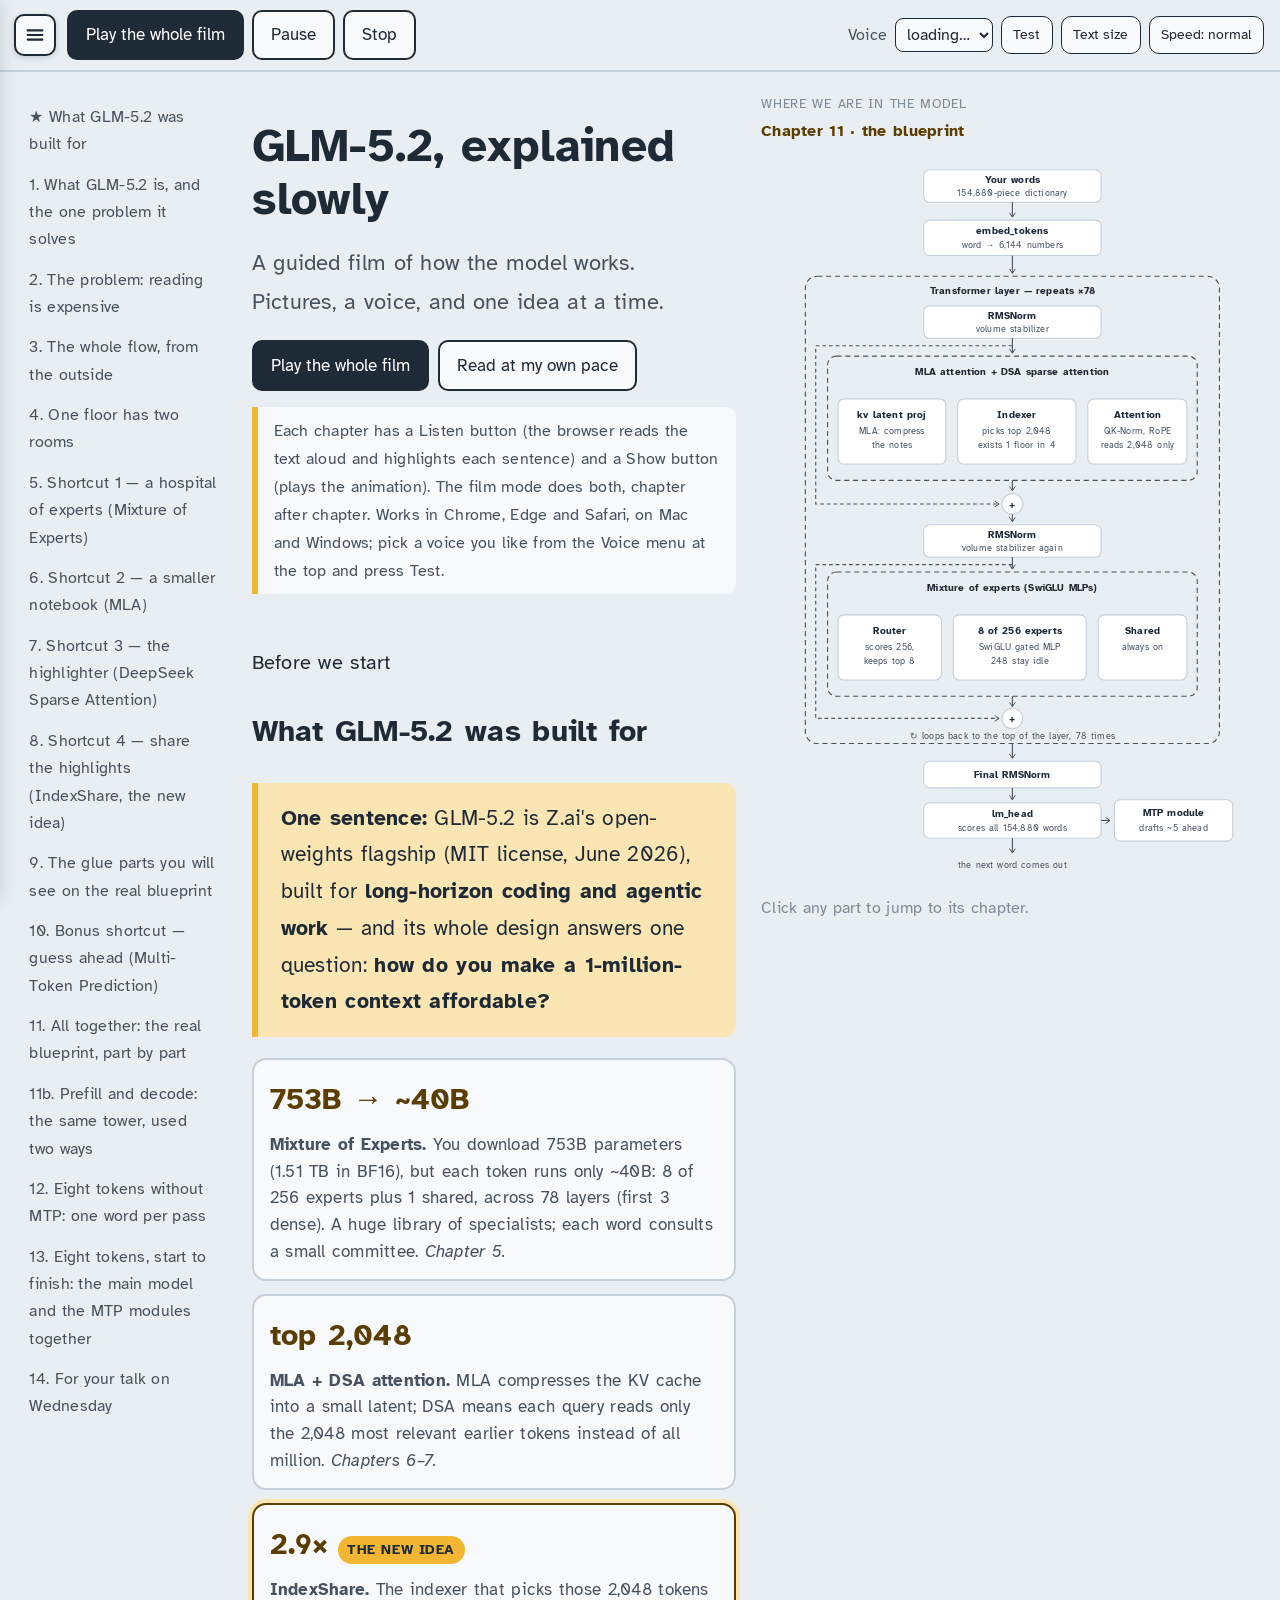
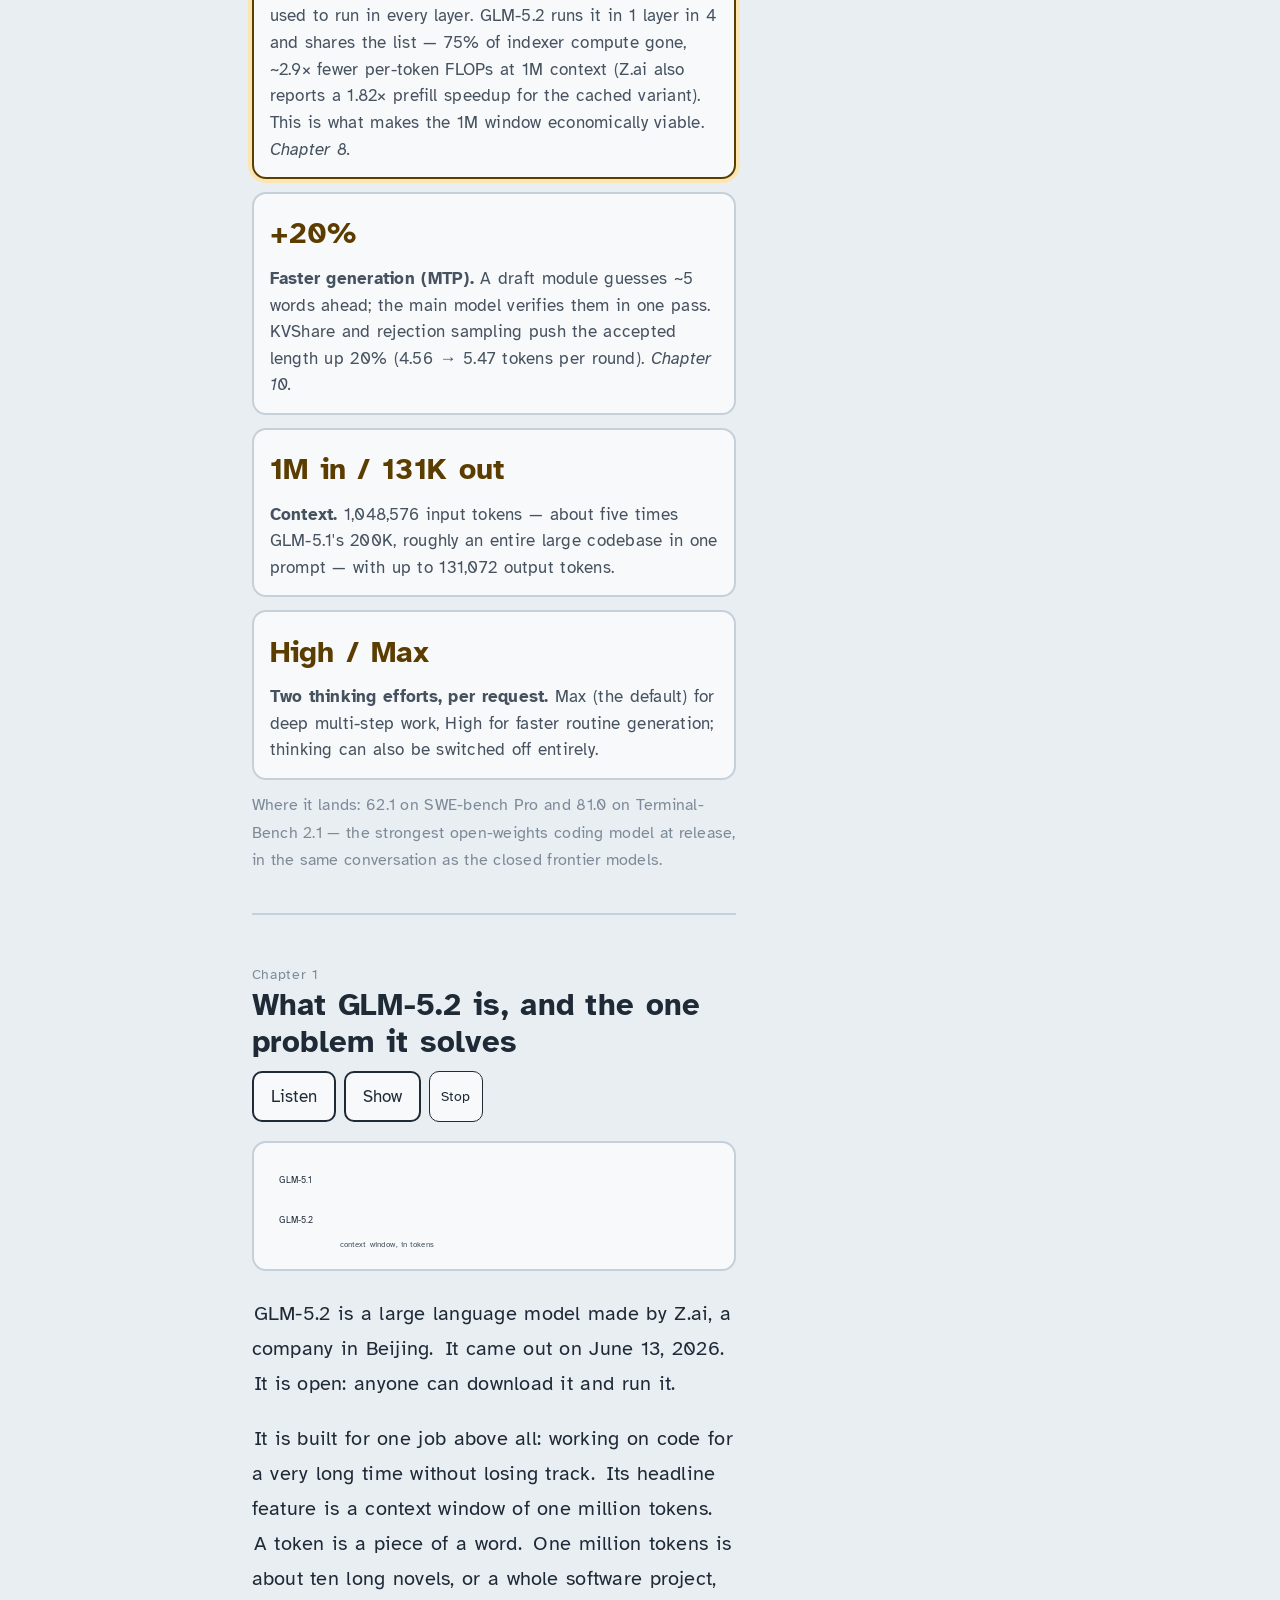
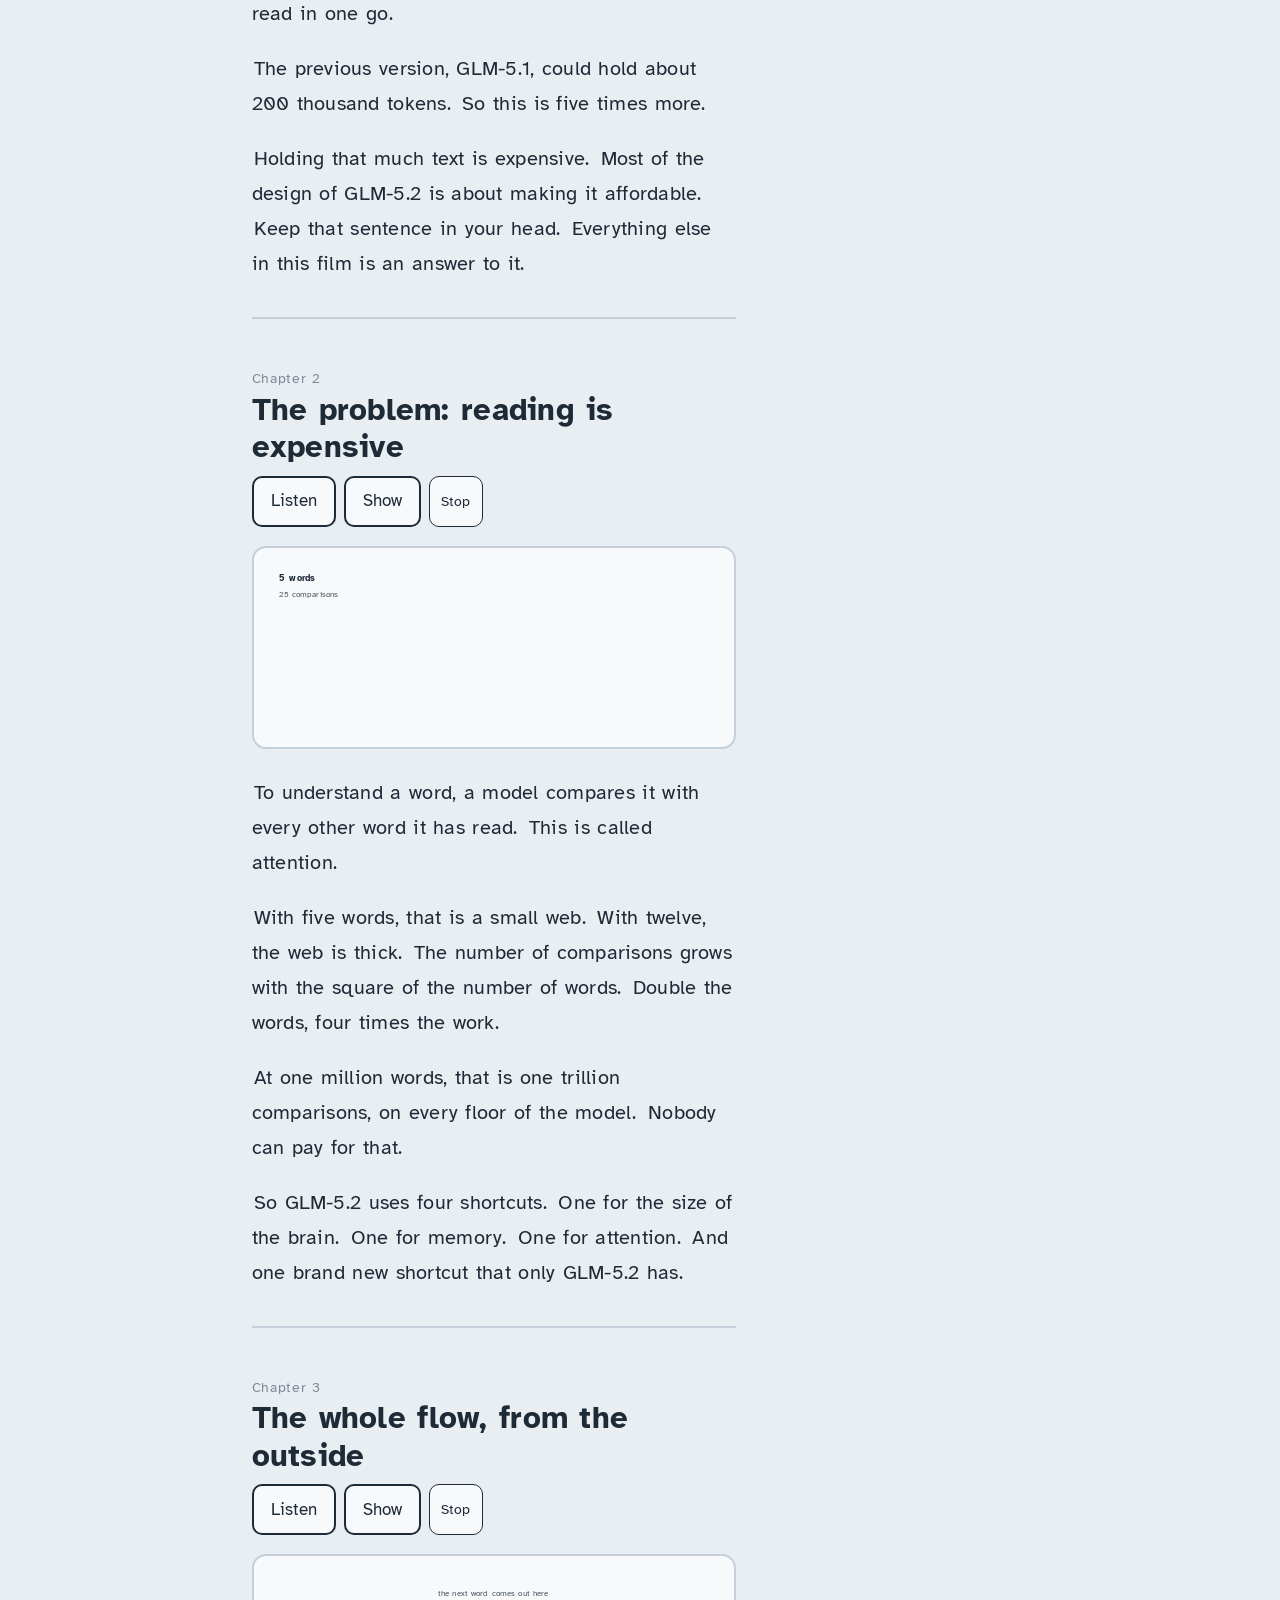
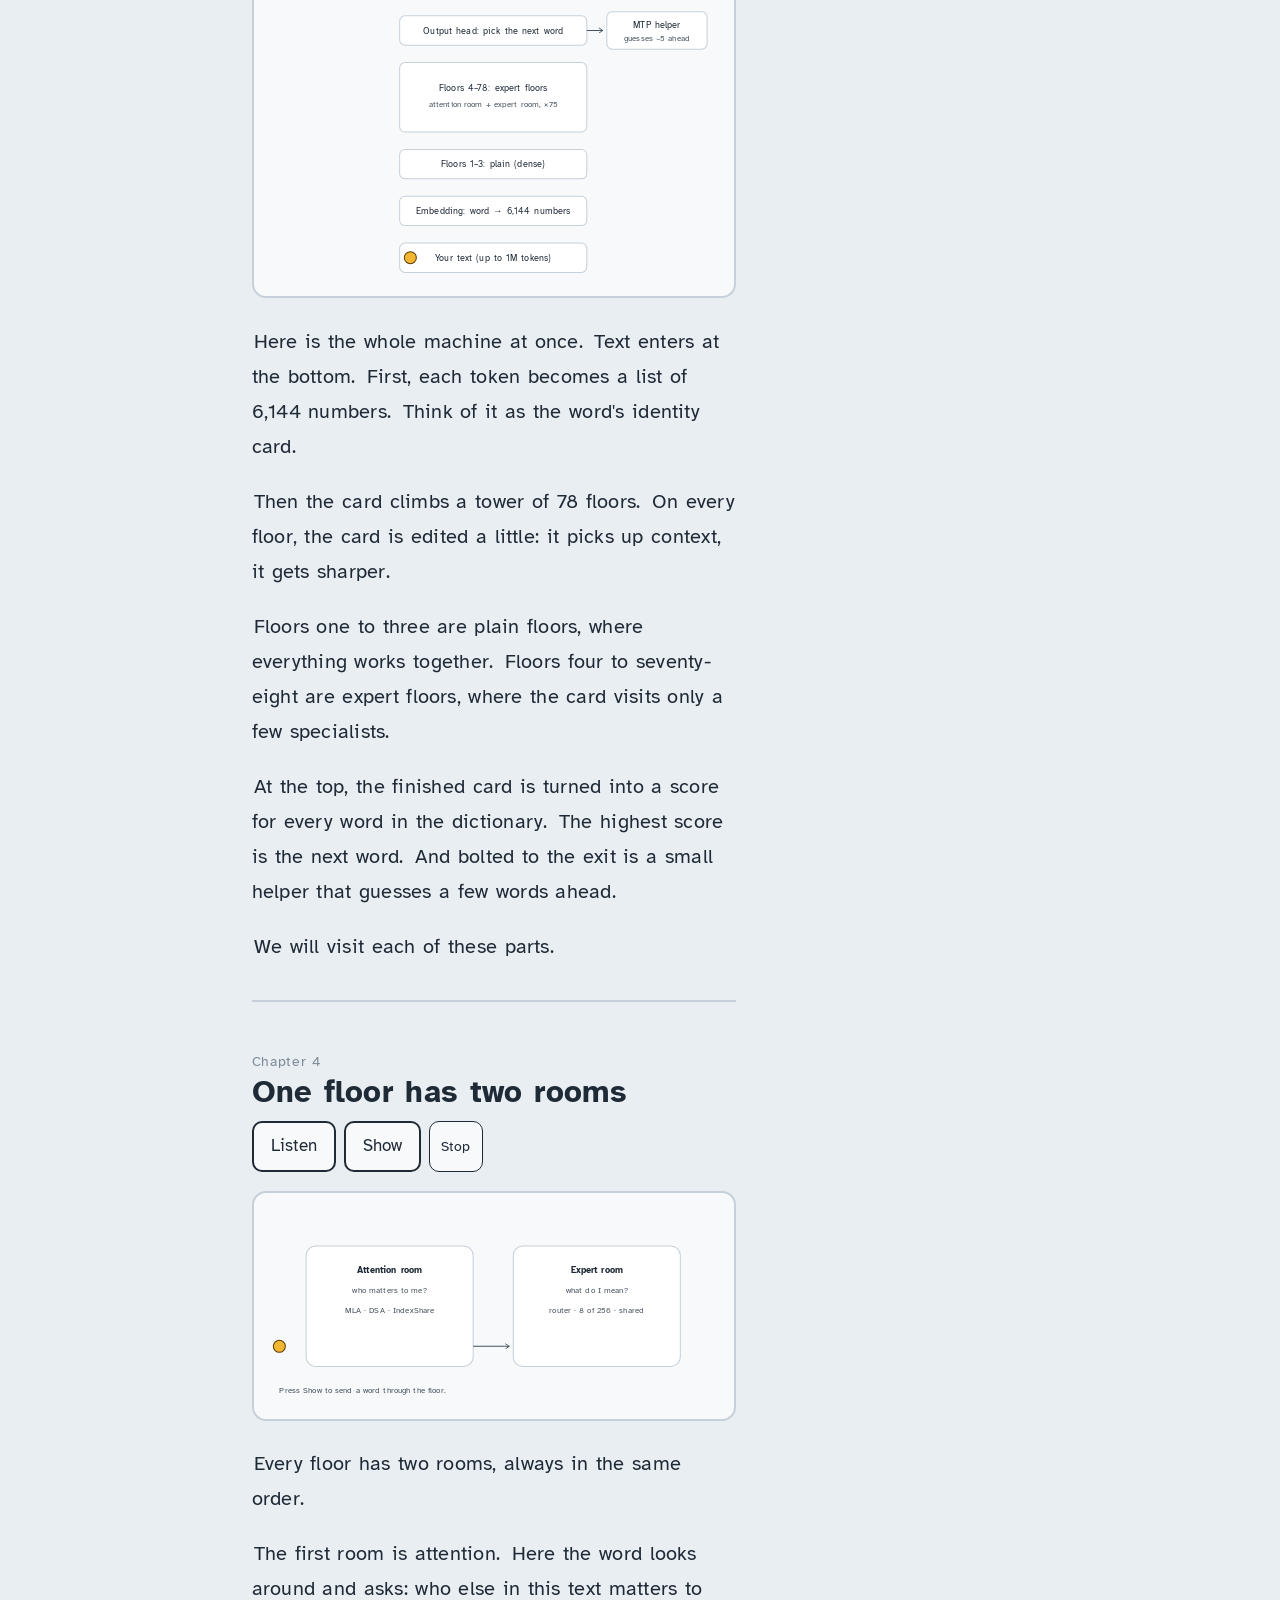
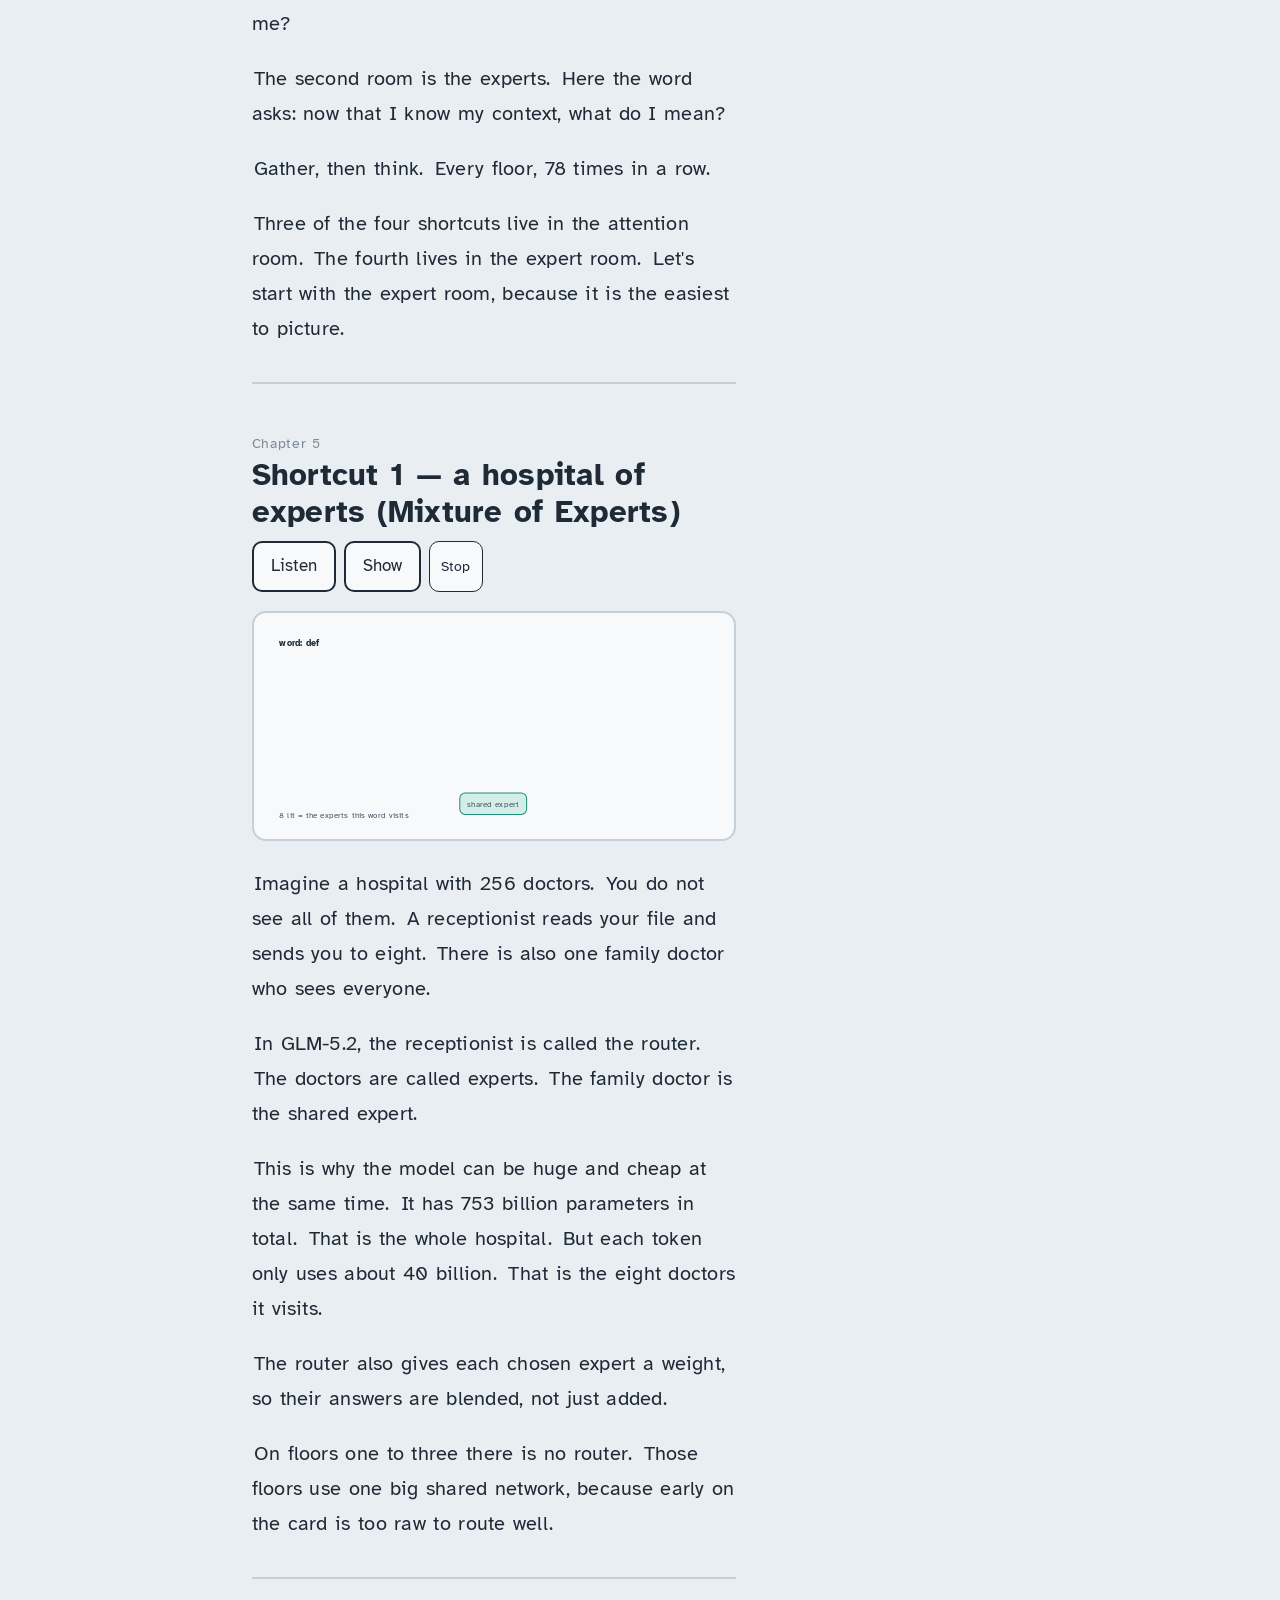
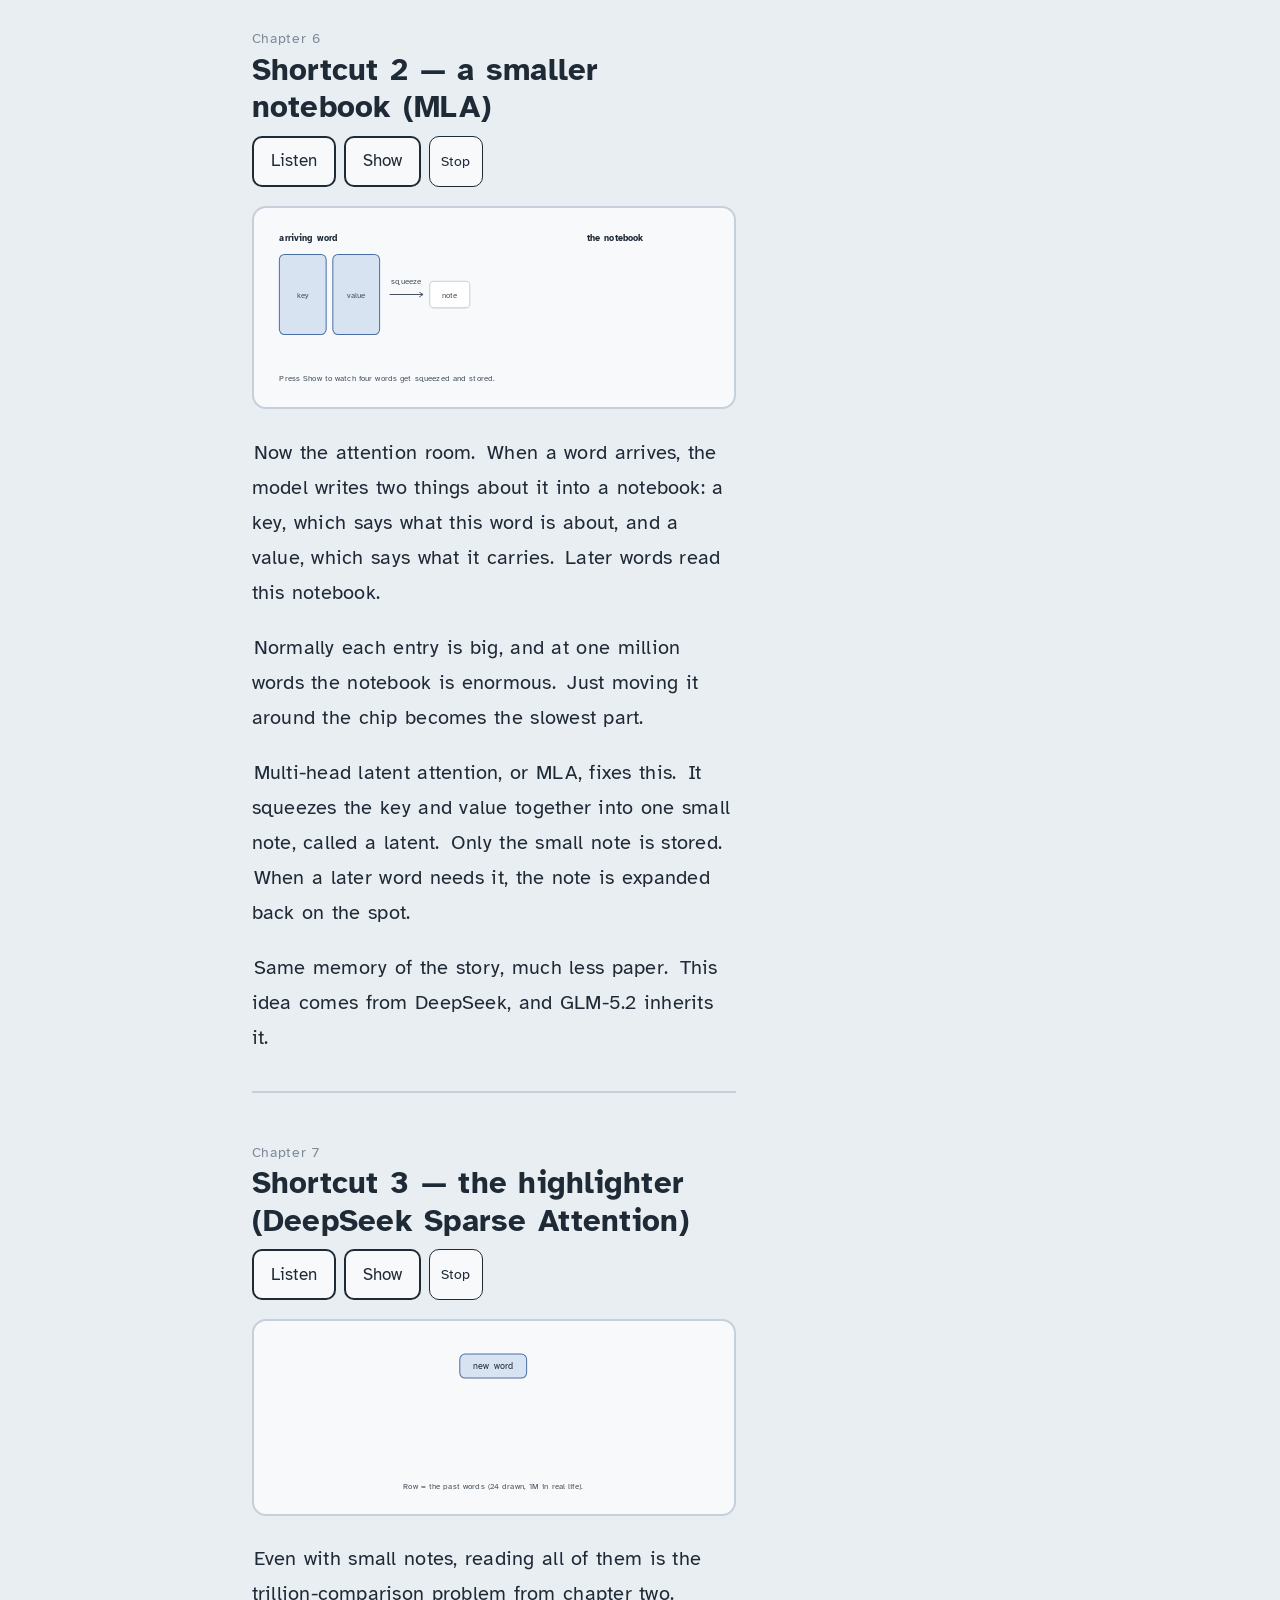
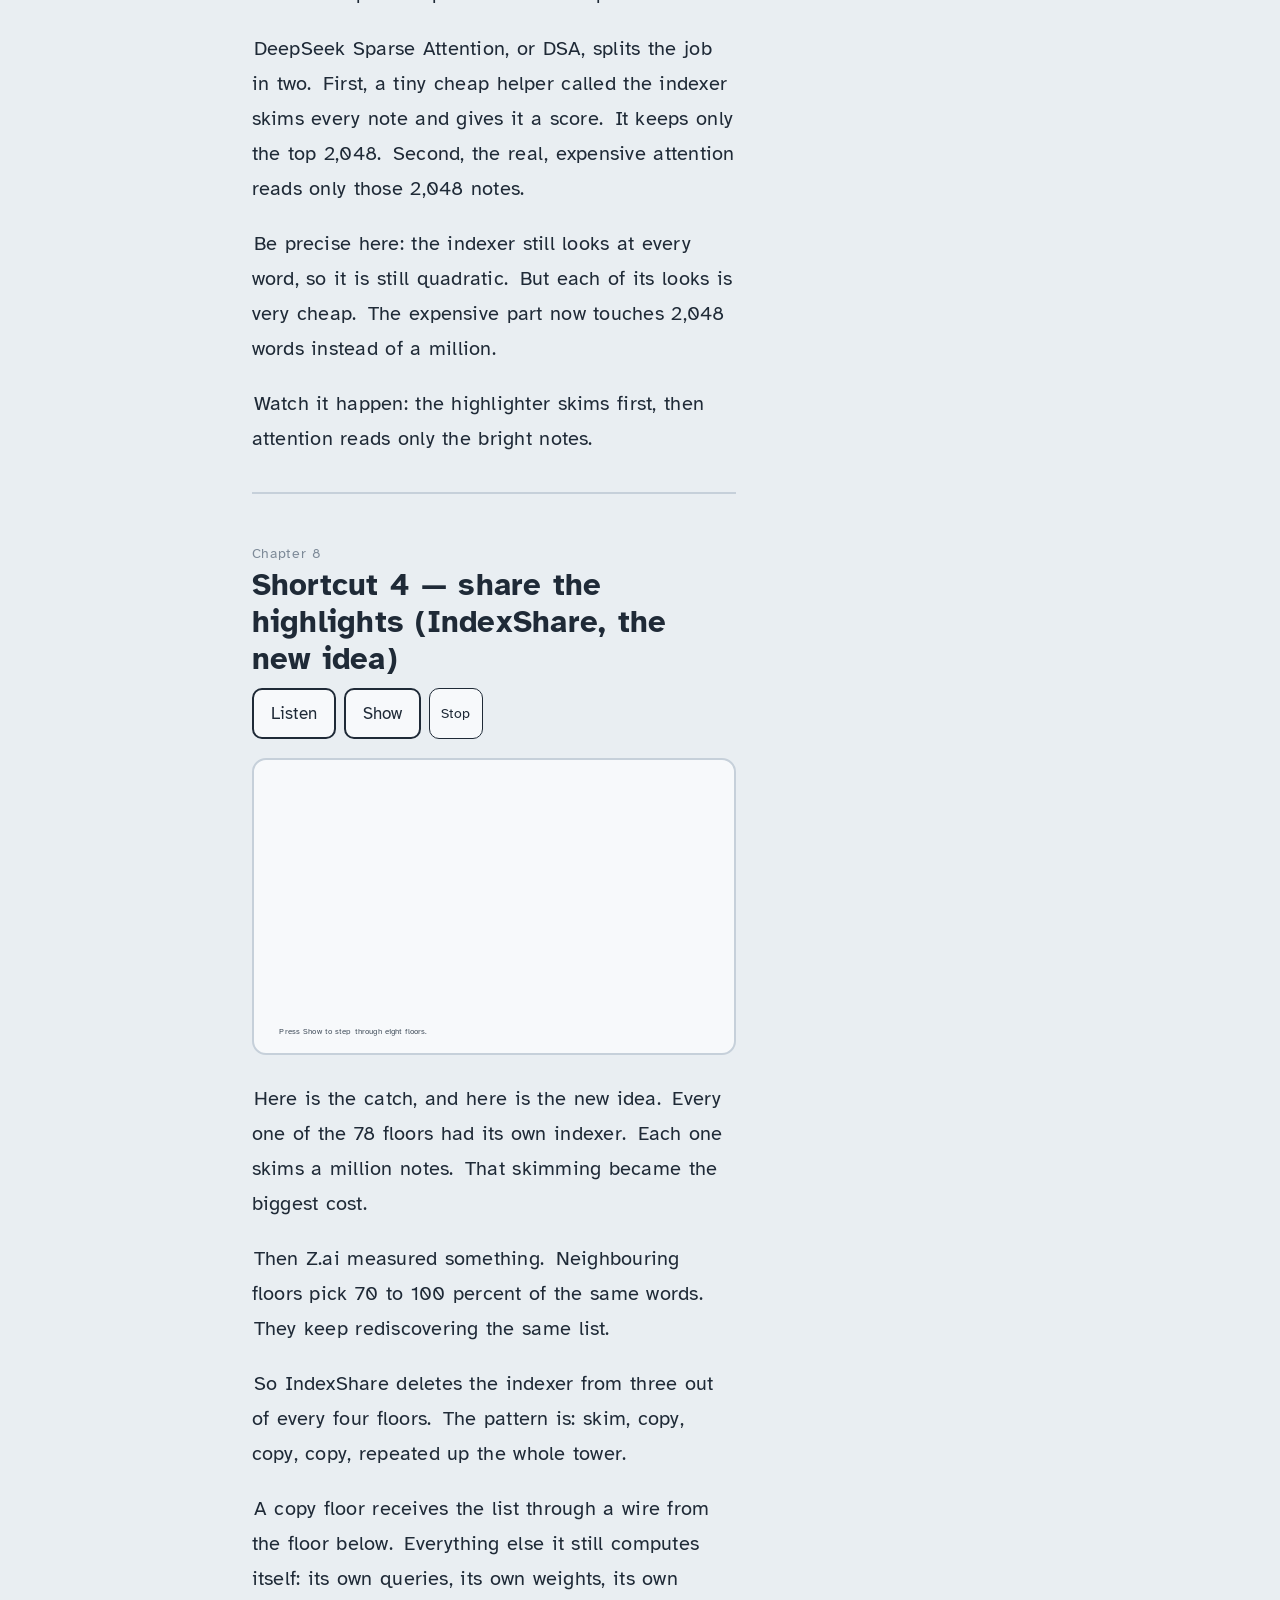
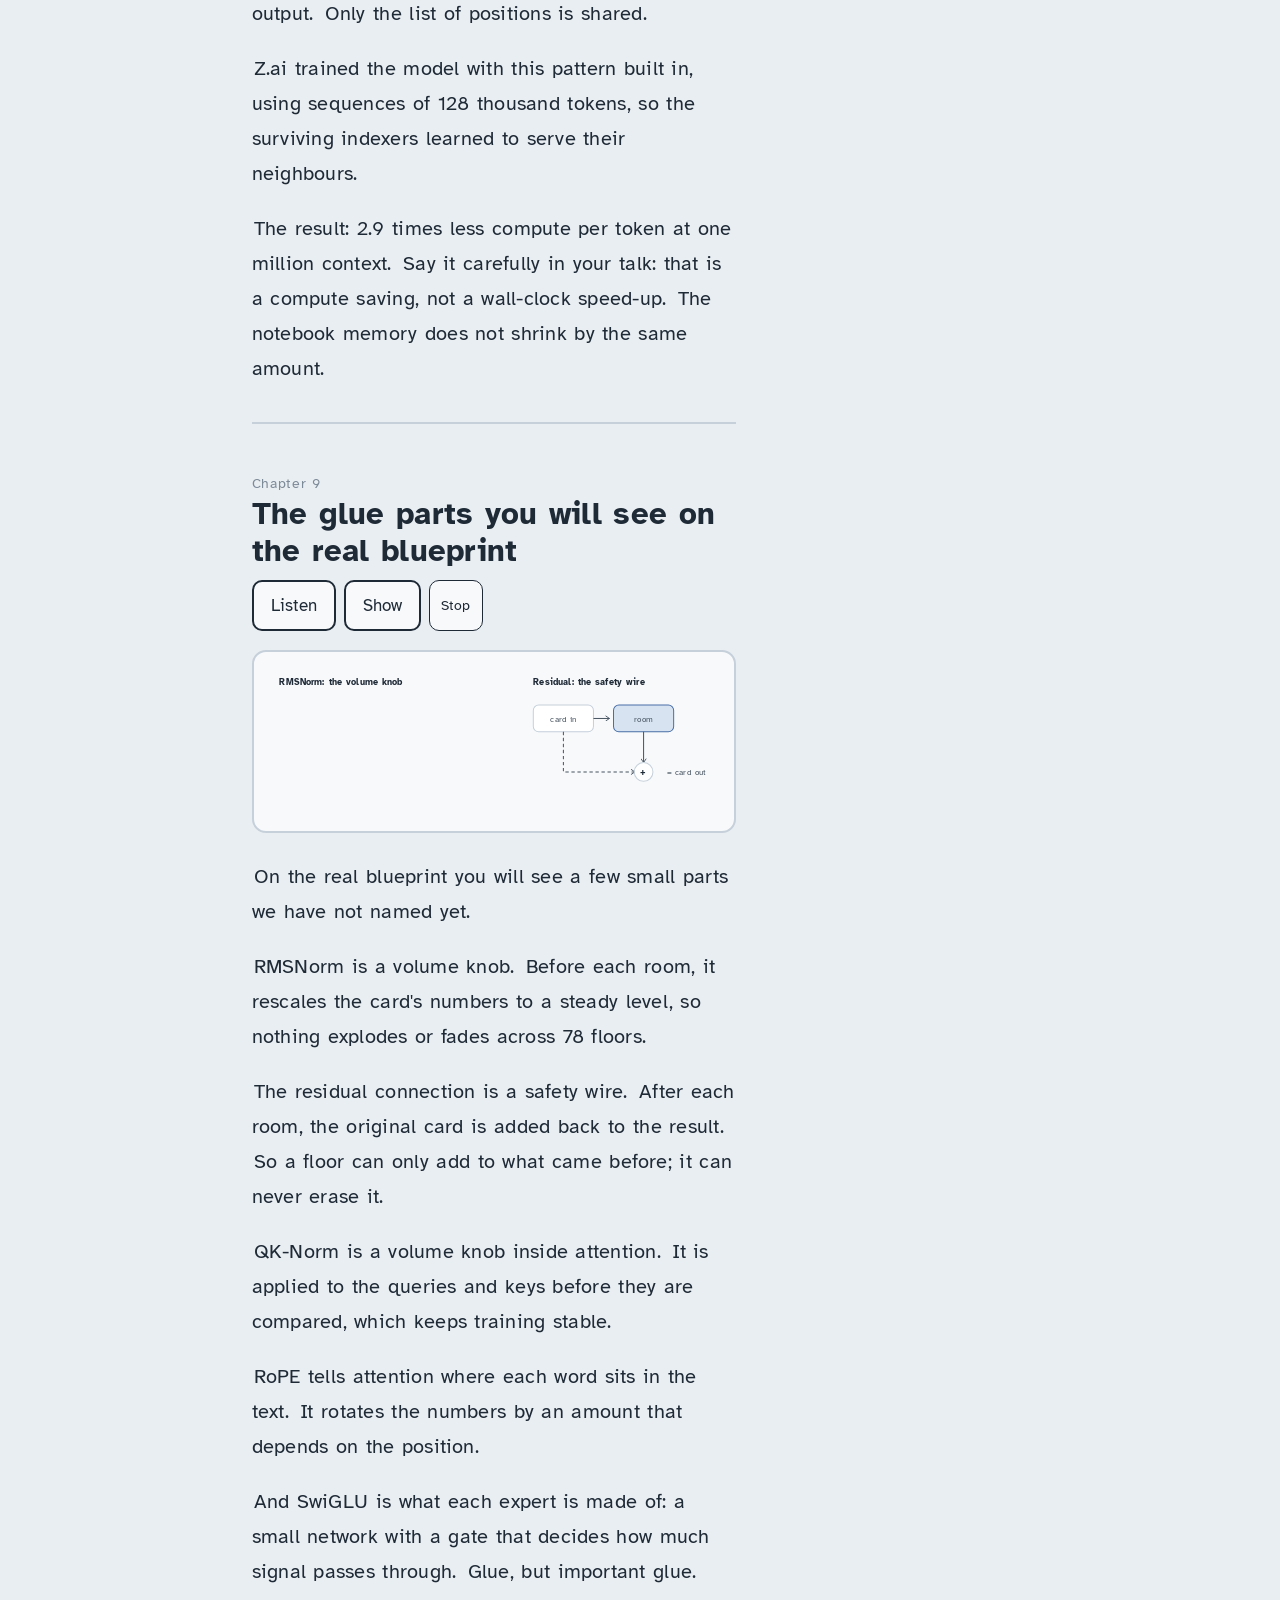
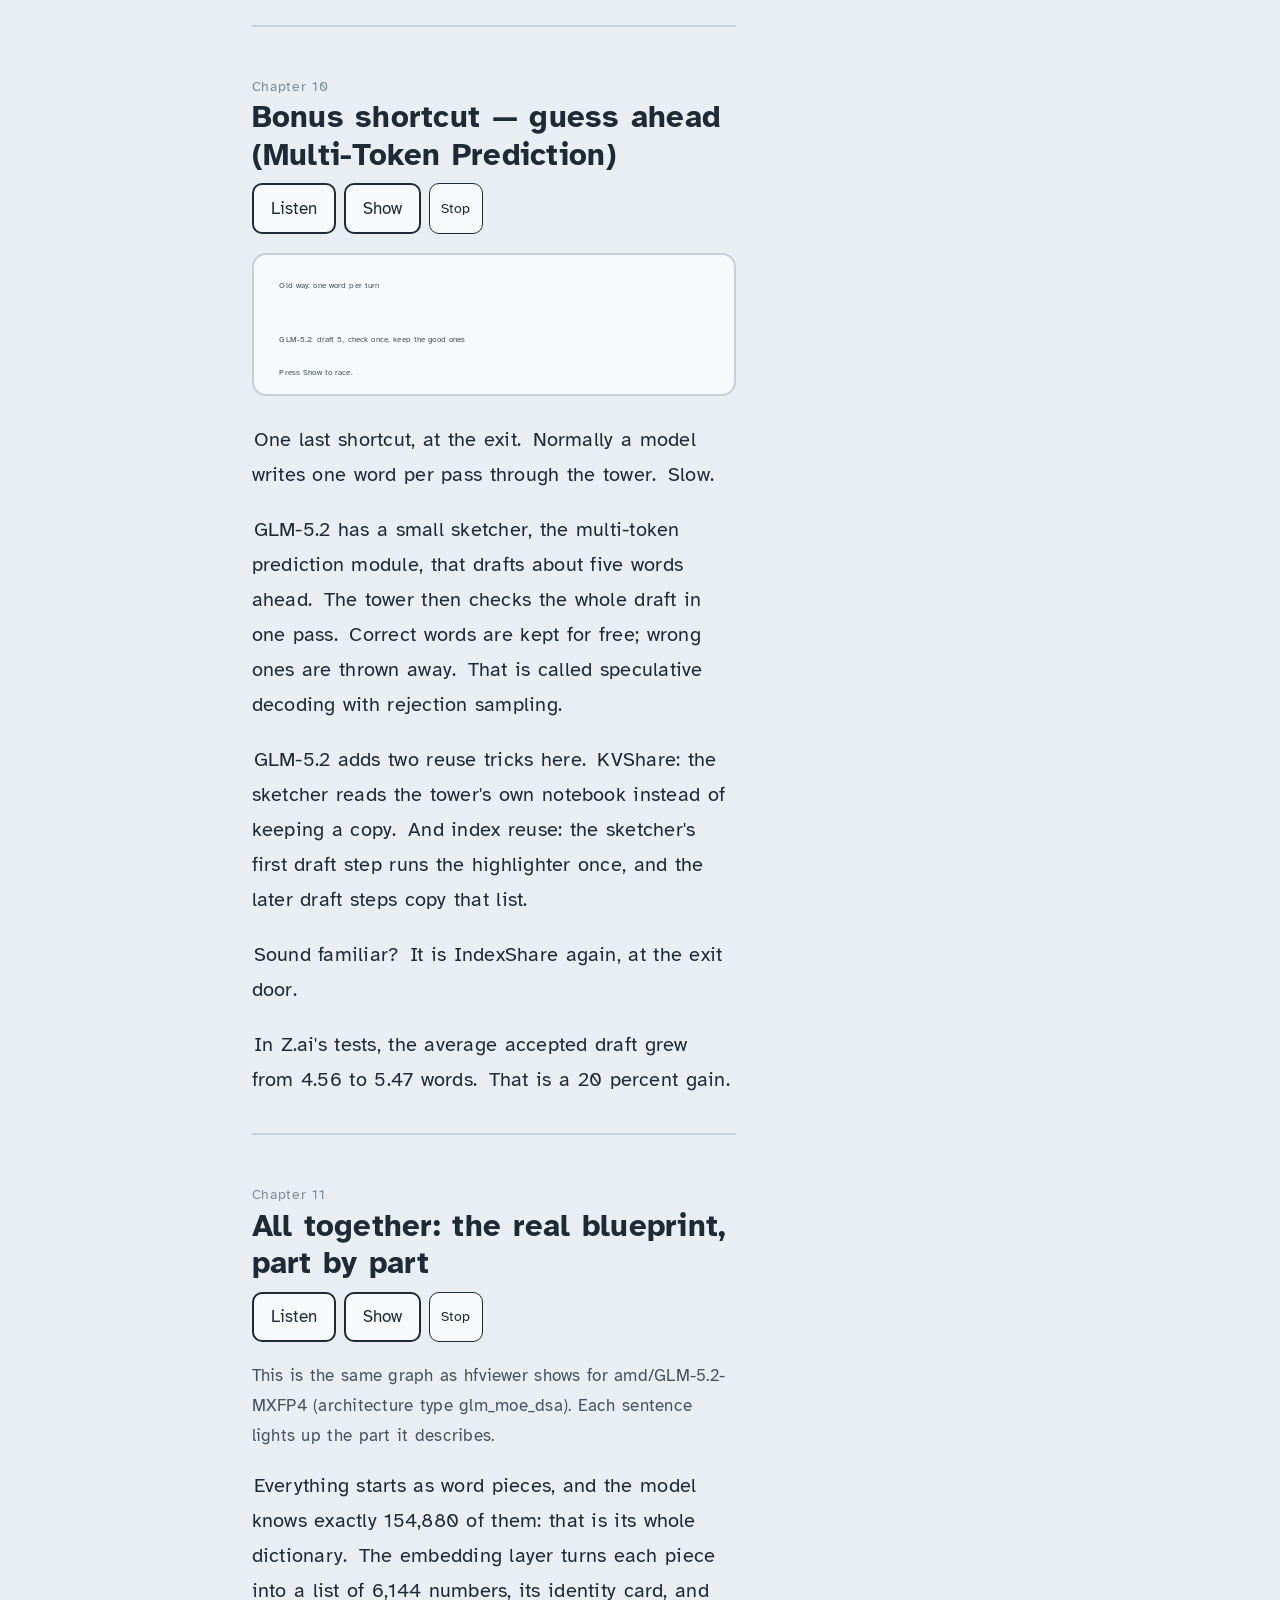
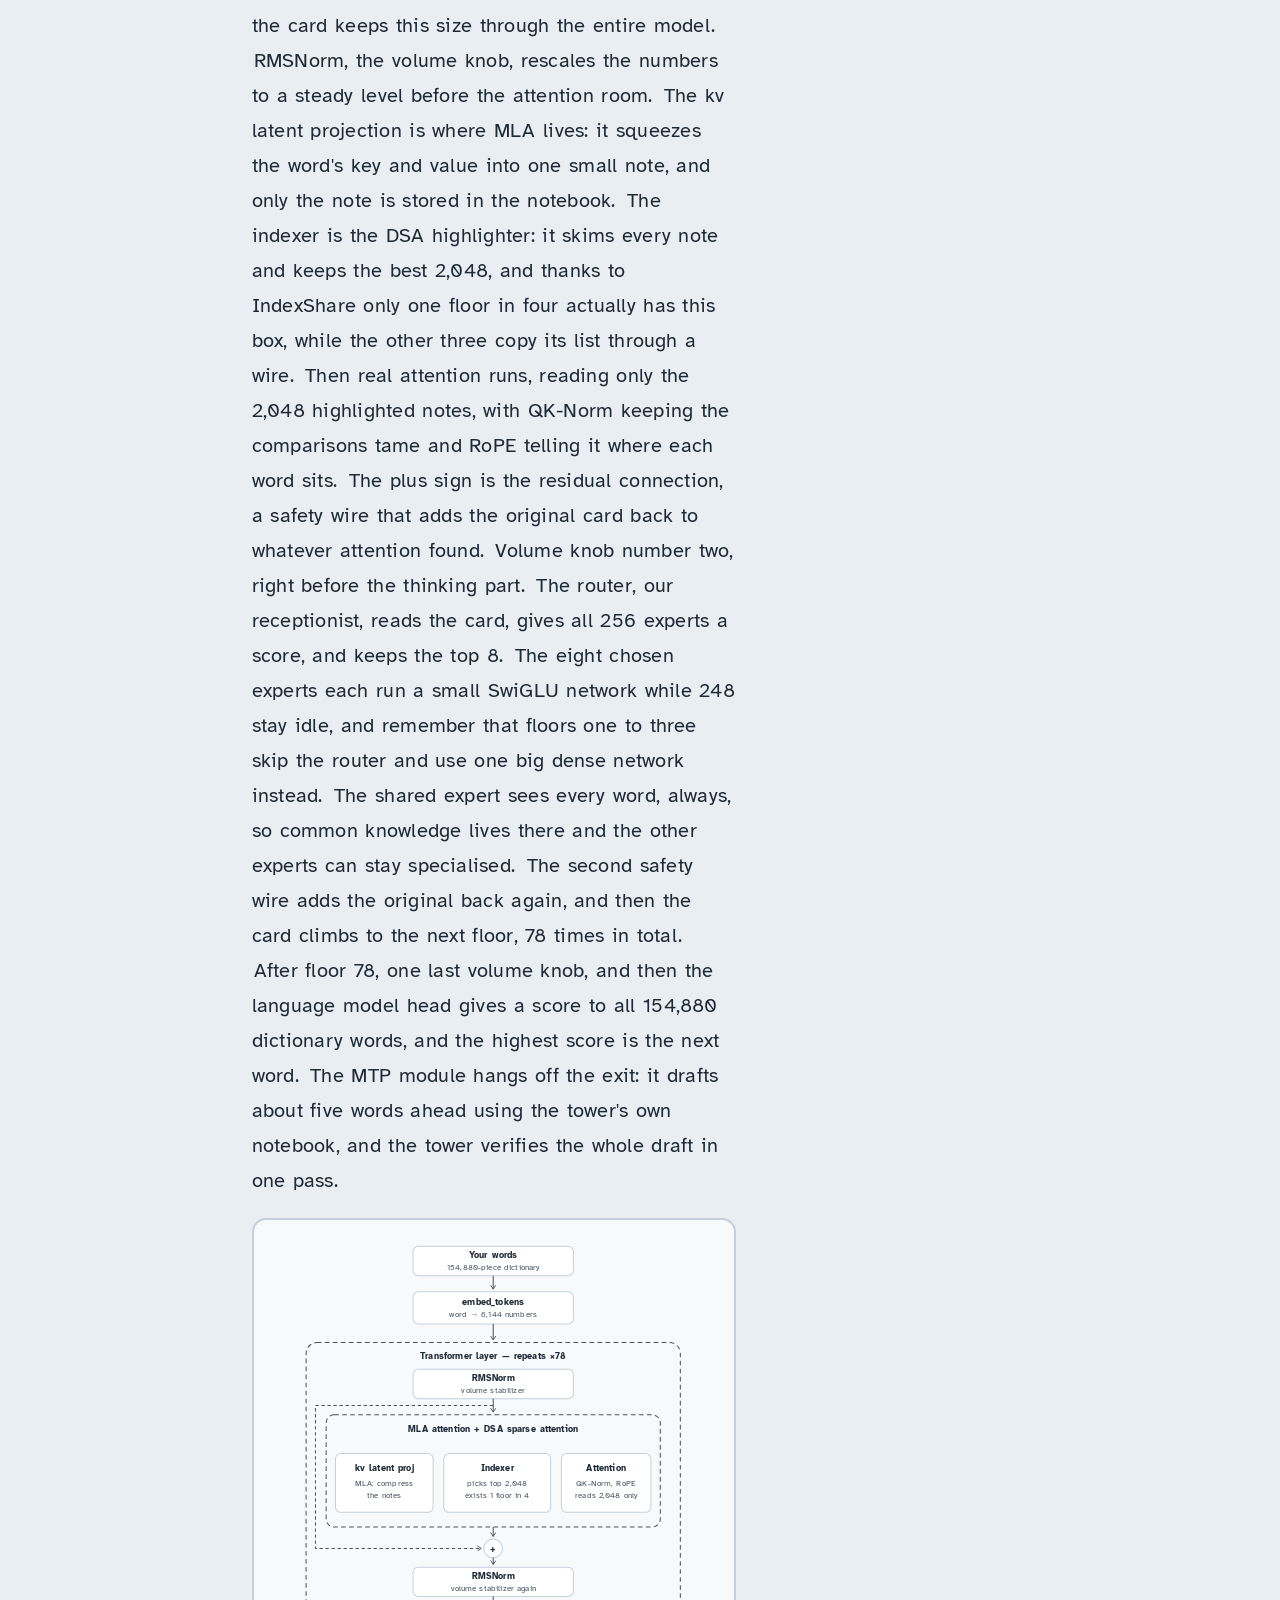
<file: index.html>
<!DOCTYPE html>
<html lang="en">
<head>
<meta charset="utf-8">
<meta name="viewport" content="width=device-width, initial-scale=1">
<title>GLM-5.2 home — explained slowly, a guided film</title>
<style>
/* Shared side-panel navigation for the GLM-5.2 site */
.gnav-btn{position:fixed;top:14px;left:14px;z-index:1000;width:42px;height:42px;border-radius:10px;border:2px solid #1F2A37;background:#F7F9FB;color:#1F2A37;cursor:pointer;display:flex;align-items:center;justify-content:center;padding:0;box-shadow:0 2px 6px rgba(0,0,0,.15)}
.gnav-btn:hover{background:#fff}
.gnav-btn:focus-visible{outline:3px solid #F2B632;outline-offset:2px}
.gnav-btn svg{width:22px;height:22px}
.gnav-overlay{position:fixed;inset:0;background:rgba(15,23,32,.45);z-index:1001;opacity:0;pointer-events:none;transition:opacity .2s}
.gnav-panel{position:fixed;top:0;left:0;bottom:0;width:min(320px,88vw);background:#F7F9FB;color:#1F2A37;z-index:1002;transform:translateX(-102%);transition:transform .22s ease;box-shadow:4px 0 18px rgba(0,0,0,.18);font-family:"Atkinson Hyperlegible",Verdana,"Segoe UI",sans-serif;font-size:17px;line-height:1.5;display:flex;flex-direction:column}
.gnav-open .gnav-panel{transform:none}
.gnav-open .gnav-overlay{opacity:1;pointer-events:auto}
.gnav-head{display:flex;align-items:center;justify-content:space-between;padding:16px 16px 12px;border-bottom:2px solid #C6D0DA}
.gnav-head b{font-size:1.05em}
.gnav-close{width:36px;height:36px;border-radius:8px;border:2px solid #1F2A37;background:#fff;cursor:pointer;font-size:20px;line-height:1}
.gnav-list{list-style:none;margin:0;padding:10px}
.gnav-list li{margin:4px 0}
.gnav-list a{display:block;padding:12px 14px;border-radius:10px;color:#1F2A37;text-decoration:none;border-left:5px solid transparent}
.gnav-list a:hover{background:#fff}
.gnav-list a.now{background:#FBE6B3;border-left-color:#F2B632;color:#5C3D00}
.gnav-list small{display:block;font-size:.78em;color:#46525F}
.gnav-foot{margin-top:auto;padding:12px 16px 16px;font-size:.78em;color:#46525F;border-top:2px solid #C6D0DA}
.gnav-foot a{color:#4A6FA5}

</style>
<link rel="preconnect" href="https://fonts.googleapis.com">
<link href="https://fonts.googleapis.com/css2?family=Atkinson+Hyperlegible:ital,wght@0,400;0,700;1,400&display=swap" rel="stylesheet">
<style>
:root{
  --paper:#E9EEF2; --sheet:#F7F9FB; --ink:#1F2A37; --ink2:#46525F; --muted:#7D8A98;
  --line:#C6D0DA; --hl:#F2B632; --hl-soft:#FBE6B3; --hl-ink:#5C3D00;
  --done:#1E8C7A; --done-soft:#D3EEE7; --att:#4A6FA5; --att-soft:#D7E3F1; --idle:#FFFFFF;
  --fs:20px; --lh:1.75;
}
*{box-sizing:border-box}
html{scroll-behavior:smooth}
body{margin:0;background:var(--paper);color:var(--ink);font-family:"Atkinson Hyperlegible",Verdana,"Segoe UI",sans-serif;font-size:var(--fs);line-height:var(--lh);letter-spacing:.012em;word-spacing:.06em}
body.big{--fs:24px;--lh:1.9}
body.huge{--fs:28px;--lh:2}
a{color:var(--att)}
button{font:inherit;font-size:.85em;padding:.5em 1em;border-radius:10px;border:2px solid var(--ink);background:var(--sheet);color:var(--ink);cursor:pointer}
button:hover{background:#fff}
button:focus-visible,a:focus-visible{outline:3px solid var(--hl);outline-offset:3px}
button.primary{background:var(--ink);color:#fff}
button.primary:hover{background:#0F1720}
button.small{font-size:.72em;padding:.35em .8em;border-width:1.5px}
.bar{position:sticky;top:0;z-index:20;background:var(--paper);border-bottom:2px solid var(--line);padding:.6rem 1rem .6rem 4.2rem;display:flex;flex-wrap:wrap;gap:.5rem;align-items:center}
.bar .grow{flex:1}
.bar .stat{font-size:.8em;color:var(--ink2)}
.wrap{display:grid;grid-template-columns:210px minmax(0,1fr) auto;gap:1.6rem;max-width:1680px;margin:0 auto;padding:0 1rem 6rem}
aside.model{position:sticky;top:76px;align-self:start;padding-top:1rem;font-size:.78em}
aside.model .mlabel{color:var(--muted);letter-spacing:.05em;text-transform:uppercase;font-size:.85em}
aside.model .mchap{font-weight:700;margin:.2em 0 .6em;min-height:1.4em;color:var(--hl-ink)}
aside.model svg{height:calc(100vh - 168px);width:auto;max-width:42vw;display:block}
aside.model .box.on{fill:var(--hl);stroke:var(--hl-ink)}
aside.model .box.col.on{fill:var(--hl-soft)}
aside.model g[data-ch]{cursor:pointer}
aside.model .mhint{color:var(--muted);margin-top:.5em}
nav.rail{position:sticky;top:64px;align-self:start;font-size:.78em;padding-top:1.5rem}
nav.rail ol{list-style:none;margin:0;padding:0}
nav.rail li{margin:.15em 0}
nav.rail a{display:block;padding:.35em .6em;border-radius:8px;color:var(--ink2);text-decoration:none;border-left:4px solid transparent}
nav.rail a.now{background:var(--hl-soft);color:var(--hl-ink);border-left-color:var(--hl)}
nav.rail a.done{border-left-color:var(--done)}
main{max-width:700px}
header.hero{padding:3rem 0 1rem}
header.hero h1{font-size:2.3em;line-height:1.15;margin:0 0 .4em;font-weight:700}
header.hero p.lead{font-size:1.1em;color:var(--ink2);max-width:32ch;margin:0 0 1.2rem}
.hero-actions{display:flex;gap:.6rem;flex-wrap:wrap;margin-bottom:1rem}
.notice{font-size:.8em;color:var(--ink2);background:var(--sheet);border-left:6px solid var(--hl);padding:.6em 1em;border-radius:0 10px 10px 0}
section.ch{padding:3rem 0 1rem;border-top:2px solid var(--line);scroll-margin-top:70px}
section.ch h2{font-size:1.55em;line-height:1.2;margin:0 0 .2em}
section.ch .num{font-size:.7em;color:var(--muted);letter-spacing:.05em}
.controls{display:flex;gap:.5rem;flex-wrap:wrap;margin:.6rem 0 1.2rem}
p{margin:0 0 1em;max-width:62ch}
.say .s{border-radius:4px;padding:0 .1em}
.say .s.on{background:var(--hl-soft);box-shadow:0 0 0 3px var(--hl-soft)}
.say .s.did{color:var(--ink2)}
.stage{background:var(--sheet);border:2px solid var(--line);border-radius:14px;padding:.8rem;margin:1.2rem 0 1.6rem;scroll-margin-top:84px}
.stage svg{width:100%;height:auto;display:block}
.stage .cap{font-size:.75em;color:var(--ink2);margin:.6rem .2rem 0}
.numcards{display:grid;grid-template-columns:repeat(auto-fit,minmax(150px,1fr));gap:.7rem;margin:1rem 0 1.5rem}
.numcards div{background:var(--sheet);border:2px solid var(--line);border-radius:12px;padding:.8rem}
.numcards b{display:block;font-size:1.4em;line-height:1.2}
.numcards span{font-size:.72em;color:var(--ink2)}
table{border-collapse:collapse;font-size:.82em;width:100%;margin:1rem 0 1.5rem}
th,td{text-align:left;padding:.5em .6em;border-bottom:1.5px solid var(--line);vertical-align:top}
th{color:var(--ink2);font-weight:700}
.qa{background:var(--sheet);border:2px solid var(--line);border-radius:12px;padding:1rem 1.2rem;margin:0 0 1rem}
.qa b{display:block;margin-bottom:.3em}
.qa p{font-size:.9em;margin:0}
svg text{font-family:inherit;font-size:14px;fill:var(--ink)}
svg text.small{font-size:12px;fill:var(--ink2)}
svg text.bold{font-weight:700}
svg .box{fill:var(--idle);stroke:var(--line);stroke-width:1.5}
svg .box.on{fill:var(--hl);stroke:var(--hl-ink)}
svg .box.col.on{fill:var(--hl-soft)}
svg .box.done{fill:var(--done-soft);stroke:var(--done)}
svg .box.att{fill:var(--att-soft);stroke:var(--att)}
svg .arr{stroke:var(--ink2);stroke-width:1.5;fill:none}
svg .wire{stroke:var(--done);stroke-width:2;fill:none;stroke-dasharray:6 5}
svg .wlit{stroke:var(--hl-ink)!important;stroke-width:3.5!important}
svg .slot{fill:var(--sheet);stroke:var(--line);stroke-width:1.5}
svg .slot.main{fill:var(--att-soft);stroke:var(--att)}
svg .slot.draft{fill:#fff;stroke:var(--muted);stroke-dasharray:4 3}
svg .slot.ok{fill:var(--done-soft);stroke:var(--done)}
svg .slot.fix{fill:var(--hl-soft);stroke:var(--hl-ink)}
@media (max-width:1180px){
  .wrap{grid-template-columns:230px minmax(0,1fr);max-width:1080px;gap:2rem}
  aside.model{display:none}
}
@media (max-width:820px){
  .wrap{grid-template-columns:1fr;gap:0}
  nav.rail{position:static;padding:1rem 0 0}
  nav.rail ol{display:flex;flex-wrap:wrap;gap:.3em}
  nav.rail a{border-left:none;border-bottom:4px solid transparent;padding:.3em .5em}
  nav.rail a.now{border-bottom-color:var(--hl)}
  header.hero h1{font-size:1.8em}
}
@media (prefers-reduced-motion:reduce){html{scroll-behavior:auto}}

/* ---- built-for highlights ---- */
.builtfor{margin:1.2rem 0 2.4rem;scroll-margin-top:80px}
.builtfor .why{font-size:1.05em;background:var(--hl-soft);border-left:6px solid var(--hl);padding:.8em 1.1em;border-radius:0 12px 12px 0;max-width:62ch}
.hl-grid{display:grid;grid-template-columns:repeat(auto-fit,minmax(240px,1fr));gap:.8rem;margin:1.1rem 0 .8rem}
.hl{background:var(--sheet);border:2px solid var(--line);border-radius:14px;padding:.85rem 1rem}
.hl .t{font-weight:700;margin:0 0 .3em;display:flex;align-items:baseline;gap:.45em;flex-wrap:wrap}
.hl .big{font-size:1.5em;color:var(--hl-ink)}
.hl p{margin:.2em 0 0;font-size:.86em;color:var(--ink2);line-height:1.55}
.hl.star{border-color:var(--hl-ink);box-shadow:0 0 0 4px var(--hl-soft)}
.hl.star .tag{font-size:.68em;background:var(--hl);color:var(--ink);border-radius:999px;padding:.15em .7em;font-weight:700;letter-spacing:.04em}
.builtfor .fine{font-size:.78em;color:var(--muted);margin:.4rem 0 0}
</style>
</head>
<body>
<div class="bar">
  <button class="primary" id="playAll">Play the whole film</button>
  <button id="pauseBtn">Pause</button>
  <button id="stopBtn">Stop</button>
  <span class="grow"></span>
  <label class="stat" for="voiceSel">Voice</label><select id="voiceSel" class="stat" style="font:inherit;font-size:.8em;max-width:220px;border-radius:8px;border:1.5px solid var(--ink);background:var(--sheet);color:var(--ink);padding:.3em .4em"><option value="">loading…</option></select><button class="small" id="voiceTest">Test</button>
  <button class="small" id="sizeBtn">Text size</button>
  <button class="small" id="speedBtn">Speed: normal</button>
</div>
<div class="wrap">
<nav class="rail" aria-label="Chapters"><ol id="toc"></ol></nav>
<main>
<header class="hero" id="top">
  <h1>GLM-5.2, explained slowly</h1>
  <p class="lead">A guided film of how the model works. Pictures, a voice, and one idea at a time.</p>
  <div class="hero-actions">
    <button class="primary" onclick="playFilm()">Play the whole film</button>
    <a href="#ch1"><button>Read at my own pace</button></a>
  </div>
  <p class="notice">Each chapter has a Listen button (the browser reads the text aloud and highlights each sentence) and a Show button (plays the animation). The film mode does both, chapter after chapter. Works in Chrome, Edge and Safari, on Mac and Windows; pick a voice you like from the Voice menu at the top and press Test.</p>
</header>

<section class="builtfor" id="ch0">
  <div class="num">Before we start</div>
  <h2>What GLM-5.2 was built for</h2>
  <p class="why"><b>One sentence:</b> GLM-5.2 is Z.ai's open-weights flagship (MIT license, June 2026), built for <b>long-horizon coding and agentic work</b> — and its whole design answers one question: <b>how do you make a 1-million-token context affordable?</b></p>
  <div class="hl-grid">
    <div class="hl"><div class="t"><span class="big">753B → ~40B</span></div><p><b>Mixture of Experts.</b> You download 753B parameters (1.51&nbsp;TB in BF16), but each token runs only ~40B: 8 of 256 experts plus 1 shared, across 78 layers (first 3 dense). A huge library of specialists; each word consults a small committee. <i>Chapter 5.</i></p></div>
    <div class="hl"><div class="t"><span class="big">top 2,048</span></div><p><b>MLA + DSA attention.</b> MLA compresses the KV cache into a small latent; DSA means each query reads only the 2,048 most relevant earlier tokens instead of all million. <i>Chapters 6–7.</i></p></div>
    <div class="hl star"><div class="t"><span class="big">2.9×</span><span class="tag">THE NEW IDEA</span></div><p><b>IndexShare.</b> The indexer that picks those 2,048 tokens used to run in every layer. GLM-5.2 runs it in 1 layer in 4 and shares the list — 75% of indexer compute gone, ~2.9× fewer per-token FLOPs at 1M context (Z.ai also reports a 1.82× prefill speedup for the cached variant). This is what makes the 1M window economically viable. <i>Chapter 8.</i></p></div>
    <div class="hl"><div class="t"><span class="big">+20%</span></div><p><b>Faster generation (MTP).</b> A draft module guesses ~5 words ahead; the main model verifies them in one pass. KVShare and rejection sampling push the accepted length up 20% (4.56 → 5.47 tokens per round). <i>Chapter 10.</i></p></div>
    <div class="hl"><div class="t"><span class="big">1M in / 131K out</span></div><p><b>Context.</b> 1,048,576 input tokens — about five times GLM-5.1's 200K, roughly an entire large codebase in one prompt — with up to 131,072 output tokens.</p></div>
    <div class="hl"><div class="t"><span class="big">High / Max</span></div><p><b>Two thinking efforts, per request.</b> Max (the default) for deep multi-step work, High for faster routine generation; thinking can also be switched off entirely.</p></div>
  </div>
  <p class="fine">Where it lands: 62.1 on SWE-bench Pro and 81.0 on Terminal-Bench 2.1 — the strongest open-weights coding model at release, in the same conversation as the closed frontier models.</p>
</section>

<section class="ch" id="ch1" data-anim="ch1">
  <div class="num">Chapter 1</div>
  <h2>What GLM-5.2 is, and the one problem it solves</h2>
  <div class="controls"><button onclick="listen('ch1')">Listen</button><button onclick="show('ch1')">Show</button><button class="small" onclick="stopAll()">Stop</button></div>
  <div class="say">
  <p>GLM-5.2 is a large language model made by Z.ai, a company in Beijing. It came out on June 13, 2026. It is open: anyone can download it and run it.</p>
  <p>It is built for one job above all: working on code for a very long time without losing track. Its headline feature is a context window of one million tokens. A token is a piece of a word. One million tokens is about ten long novels, or a whole software project, read in one go.</p>
  <p>The previous version, GLM-5.1, could hold about 200 thousand tokens. So this is five times more.</p>
  <p>Holding that much text is expensive. Most of the design of GLM-5.2 is about making it affordable. Keep that sentence in your head. Everything else in this film is an answer to it.</p>
  </div>
  <div class="stage">
    <svg viewBox="0 0 680 150" role="img" aria-label="Bar comparison of context window: GLM-5.1 200 thousand versus GLM-5.2 one million">
      <text x="20" y="40">GLM-5.1</text><rect x="110" y="24" width="0" height="26" rx="6" fill="var(--att)" id="c1b1"/><text x="120" y="42" id="c1t1" class="small"></text>
      <text x="20" y="100">GLM-5.2</text><rect x="110" y="84" width="0" height="26" rx="6" fill="var(--hl)" id="c1b2"/><text x="120" y="102" id="c1t2" class="small"></text>
      <text x="110" y="136" class="small">context window, in tokens</text>
    </svg>
  </div>
</section>

<section class="ch" id="ch2" data-anim="ch2">
  <div class="num">Chapter 2</div>
  <h2>The problem: reading is expensive</h2>
  <div class="controls"><button onclick="listen('ch2')">Listen</button><button onclick="show('ch2')">Show</button><button class="small" onclick="stopAll()">Stop</button></div>
  <div class="say">
  <p>To understand a word, a model compares it with every other word it has read. This is called attention.</p>
  <p>With five words, that is a small web. With twelve, the web is thick. The number of comparisons grows with the square of the number of words. Double the words, four times the work.</p>
  <p>At one million words, that is one trillion comparisons, on every floor of the model. Nobody can pay for that.</p>
  <p>So GLM-5.2 uses four shortcuts. One for the size of the brain. One for memory. One for attention. And one brand new shortcut that only GLM-5.2 has.</p>
  </div>
  <div class="stage">
    <svg viewBox="0 0 680 260" role="img" aria-label="Words in a circle with lines between every pair; the web thickens as words are added">
      <g id="c2lines"></g><g id="c2dots"></g>
      <text x="20" y="30" class="bold" id="c2n">5 words</text>
      <text x="20" y="54" class="small" id="c2c">25 comparisons</text>
    </svg>
  </div>
</section>

<section class="ch" id="ch3" data-anim="ch3">
  <div class="num">Chapter 3</div>
  <h2>The whole flow, from the outside</h2>
  <div class="controls"><button onclick="listen('ch3')">Listen</button><button onclick="show('ch3')">Show</button><button class="small" onclick="stopAll()">Stop</button></div>
  <div class="say">
  <p>Here is the whole machine at once. Text enters at the bottom. First, each token becomes a list of 6,144 numbers. Think of it as the word's identity card.</p>
  <p>Then the card climbs a tower of 78 floors. On every floor, the card is edited a little: it picks up context, it gets sharper.</p>
  <p>Floors one to three are plain floors, where everything works together. Floors four to seventy-eight are expert floors, where the card visits only a few specialists.</p>
  <p>At the top, the finished card is turned into a score for every word in the dictionary. The highest score is the next word. And bolted to the exit is a small helper that guesses a few words ahead.</p>
  <p>We will visit each of these parts.</p>
  </div>
  <div class="stage">
    <svg viewBox="0 0 680 470" role="img" aria-label="A token climbs from the input, through the embedding, three dense floors, seventy-five expert floors, to the output head with an MTP helper on the side">
      <defs><marker id="ah" viewBox="0 0 10 10" refX="8" refY="5" markerWidth="6" markerHeight="6" orient="auto"><path d="M2 1L8 5L2 9" fill="none" stroke="context-stroke" stroke-width="1.5" stroke-linecap="round" stroke-linejoin="round"/></marker></defs>
      <g id="c3b0"><rect class="box" x="200" y="410" width="280" height="44" rx="8"/><text x="340" y="437" text-anchor="middle">Your text (up to 1M tokens)</text></g>
      <g id="c3b1"><rect class="box" x="200" y="340" width="280" height="44" rx="8"/><text x="340" y="367" text-anchor="middle">Embedding: word → 6,144 numbers</text></g>
      <g id="c3b2"><rect class="box" x="200" y="270" width="280" height="44" rx="8"/><text x="340" y="297" text-anchor="middle">Floors 1–3: plain (dense)</text></g>
      <g id="c3b3"><rect class="box" x="200" y="140" width="280" height="104" rx="8"/><text x="340" y="182" text-anchor="middle">Floors 4–78: expert floors</text><text x="340" y="206" text-anchor="middle" class="small">attention room + expert room, ×75</text></g>
      <g id="c3b4"><rect class="box" x="200" y="70" width="280" height="44" rx="8"/><text x="340" y="97" text-anchor="middle">Output head: pick the next word</text></g>
      <g id="c3b5"><rect class="box" x="510" y="64" width="150" height="56" rx="8"/><text x="585" y="88" text-anchor="middle">MTP helper</text><text x="585" y="108" text-anchor="middle" class="small">guesses ~5 ahead</text></g>
      <line class="arr" x1="480" y1="92" x2="504" y2="92" marker-end="url(#ah)"/>
      <text x="340" y="40" text-anchor="middle" class="small">the next word comes out here</text>
      <circle id="c3tok" cx="216" cy="432" r="9" fill="var(--hl)" stroke="var(--hl-ink)" stroke-width="1.5"/>
    </svg>
  </div>
</section>

<section class="ch" id="ch4" data-anim="ch4">
  <div class="num">Chapter 4</div>
  <h2>One floor has two rooms</h2>
  <div class="controls"><button onclick="listen('ch4')">Listen</button><button onclick="show('ch4')">Show</button><button class="small" onclick="stopAll()">Stop</button></div>
  <div class="say">
  <p>Every floor has two rooms, always in the same order.</p>
  <p>The first room is attention. Here the word looks around and asks: who else in this text matters to me?</p>
  <p>The second room is the experts. Here the word asks: now that I know my context, what do I mean?</p>
  <p>Gather, then think. Every floor, 78 times in a row.</p>
  <p>Three of the four shortcuts live in the attention room. The fourth lives in the expert room. Let's start with the expert room, because it is the easiest to picture.</p>
  </div>
  <div class="stage">
    <svg viewBox="0 0 680 300" role="img" aria-label="A token enters the attention room, then the expert room, then leaves the floor">
      <g id="c4r1"><rect class="box" x="60" y="60" width="250" height="180" rx="14"/><text x="185" y="100" text-anchor="middle" class="bold">Attention room</text><text x="185" y="130" text-anchor="middle" class="small">who matters to me?</text><text x="185" y="160" text-anchor="middle" class="small">MLA · DSA · IndexShare</text></g>
      <g id="c4r2"><rect class="box" x="370" y="60" width="250" height="180" rx="14"/><text x="495" y="100" text-anchor="middle" class="bold">Expert room</text><text x="495" y="130" text-anchor="middle" class="small">what do I mean?</text><text x="495" y="160" text-anchor="middle" class="small">router · 8 of 256 · shared</text></g>
      <line class="arr" x1="310" y1="210" x2="364" y2="210" marker-end="url(#ah)"/>
      <text x="20" y="280" class="small" id="c4msg">Press Show to send a word through the floor.</text>
      <circle id="c4tok" cx="20" cy="210" r="9" fill="var(--hl)" stroke="var(--hl-ink)" stroke-width="1.5"/>
    </svg>
  </div>
</section>

<section class="ch" id="ch5" data-anim="ch5">
  <div class="num">Chapter 5</div>
  <h2>Shortcut 1 — a hospital of experts (Mixture of Experts)</h2>
  <div class="controls"><button onclick="listen('ch5')">Listen</button><button onclick="show('ch5')">Show</button><button class="small" onclick="stopAll()">Stop</button></div>
  <div class="say">
  <p>Imagine a hospital with 256 doctors. You do not see all of them. A receptionist reads your file and sends you to eight. There is also one family doctor who sees everyone.</p>
  <p>In GLM-5.2, the receptionist is called the router. The doctors are called experts. The family doctor is the shared expert.</p>
  <p>This is why the model can be huge and cheap at the same time. It has 753 billion parameters in total. That is the whole hospital. But each token only uses about 40 billion. That is the eight doctors it visits.</p>
  <p>The router also gives each chosen expert a weight, so their answers are blended, not just added.</p>
  <p>On floors one to three there is no router. Those floors use one big shared network, because early on the card is too raw to route well.</p>
  </div>
  <div class="stage">
    <svg viewBox="0 0 680 300" role="img" aria-label="Grid of 256 experts; each new word lights up eight of them; one shared expert is always on">
      <g id="c5grid"></g>
      <rect class="box done" x="290" y="250" width="100" height="32" rx="8"/><text x="340" y="271" text-anchor="middle" class="small">shared expert</text>
      <text x="20" y="30" class="bold" id="c5w">word: def</text>
      <text x="20" y="288" class="small" id="c5msg">8 lit = the experts this word visits</text>
    </svg>
  </div>
</section>

<section class="ch" id="ch6" data-anim="ch6">
  <div class="num">Chapter 6</div>
  <h2>Shortcut 2 — a smaller notebook (MLA)</h2>
  <div class="controls"><button onclick="listen('ch6')">Listen</button><button onclick="show('ch6')">Show</button><button class="small" onclick="stopAll()">Stop</button></div>
  <div class="say">
  <p>Now the attention room. When a word arrives, the model writes two things about it into a notebook: a key, which says what this word is about, and a value, which says what it carries. Later words read this notebook.</p>
  <p>Normally each entry is big, and at one million words the notebook is enormous. Just moving it around the chip becomes the slowest part.</p>
  <p>Multi-head latent attention, or MLA, fixes this. It squeezes the key and value together into one small note, called a latent. Only the small note is stored. When a later word needs it, the note is expanded back on the spot.</p>
  <p>Same memory of the story, much less paper. This idea comes from DeepSeek, and GLM-5.2 inherits it.</p>
  </div>
  <div class="stage">
    <svg viewBox="0 0 680 260" role="img" aria-label="A big key and value pair shrinks into one small note that slides into a notebook; on read it expands again">
      <text x="20" y="30" class="bold">arriving word</text>
      <g id="c6big"><rect class="box att" x="20" y="50" width="70" height="120" rx="8"/><text x="55" y="115" text-anchor="middle" class="small">key</text><rect class="box att" x="100" y="50" width="70" height="120" rx="8"/><text x="135" y="115" text-anchor="middle" class="small">value</text></g>
      <line class="arr" x1="185" y1="110" x2="235" y2="110" marker-end="url(#ah)"/>
      <text x="210" y="95" text-anchor="middle" class="small">squeeze</text>
      <g id="c6note"><rect class="box" x="245" y="90" width="60" height="40" rx="6"/><text x="275" y="115" text-anchor="middle" class="small">note</text></g>
      <text x="480" y="30" class="bold">the notebook</text>
      <g id="c6book"></g>
      <text x="20" y="240" class="small" id="c6msg">Press Show to watch four words get squeezed and stored.</text>
    </svg>
  </div>
</section>

<section class="ch" id="ch7" data-anim="ch7">
  <div class="num">Chapter 7</div>
  <h2>Shortcut 3 — the highlighter (DeepSeek Sparse Attention)</h2>
  <div class="controls"><button onclick="listen('ch7')">Listen</button><button onclick="show('ch7')">Show</button><button class="small" onclick="stopAll()">Stop</button></div>
  <div class="say">
  <p>Even with small notes, reading all of them is the trillion-comparison problem from chapter two.</p>
  <p>DeepSeek Sparse Attention, or DSA, splits the job in two. First, a tiny cheap helper called the indexer skims every note and gives it a score. It keeps only the top 2,048. Second, the real, expensive attention reads only those 2,048 notes.</p>
  <p>Be precise here: the indexer still looks at every word, so it is still quadratic. But each of its looks is very cheap. The expensive part now touches 2,048 words instead of a million.</p>
  <p>Watch it happen: the highlighter skims first, then attention reads only the bright notes.</p>
  </div>
  <div class="stage">
    <svg viewBox="0 0 680 250" role="img" aria-label="A scanning bar passes over a row of notes, five light up, then attention lines connect the new word only to those five">
      <g id="c7toks"></g>
      <rect id="c7scan" x="36" y="150" width="12" height="44" rx="3" fill="var(--hl)" opacity="0"/>
      <g id="c7att"></g>
      <rect class="box att" x="290" y="30" width="100" height="36" rx="8"/><text x="340" y="53" text-anchor="middle">new word</text>
      <text x="340" y="232" text-anchor="middle" class="small" id="c7msg">Row = the past words (24 drawn, 1M in real life).</text>
    </svg>
  </div>
</section>

<section class="ch" id="ch8" data-anim="ch8">
  <div class="num">Chapter 8</div>
  <h2>Shortcut 4 — share the highlights (IndexShare, the new idea)</h2>
  <div class="controls"><button onclick="listen('ch8')">Listen</button><button onclick="show('ch8')">Show</button><button class="small" onclick="stopAll()">Stop</button></div>
  <div class="say">
  <p>Here is the catch, and here is the new idea. Every one of the 78 floors had its own indexer. Each one skims a million notes. That skimming became the biggest cost.</p>
  <p>Then Z.ai measured something. Neighbouring floors pick 70 to 100 percent of the same words. They keep rediscovering the same list.</p>
  <p>So IndexShare deletes the indexer from three out of every four floors. The pattern is: skim, copy, copy, copy, repeated up the whole tower.</p>
  <p>A copy floor receives the list through a wire from the floor below. Everything else it still computes itself: its own queries, its own weights, its own output. Only the list of positions is shared.</p>
  <p>Z.ai trained the model with this pattern built in, using sequences of 128 thousand tokens, so the surviving indexers learned to serve their neighbours.</p>
  <p>The result: 2.9 times less compute per token at one million context. Say it carefully in your talk: that is a compute saving, not a wall-clock speed-up. The notebook memory does not shrink by the same amount.</p>
  </div>
  <div class="stage">
    <svg viewBox="0 0 680 400" role="img" aria-label="Eight stacked floors; floors 1 and 5 run their own indexer, the others copy the list through a wire">
      <g id="c8layers"></g><g id="c8marks"></g>
      <text x="20" y="390" class="small" id="c8msg">Press Show to step through eight floors.</text>
    </svg>
  </div>
</section>

<section class="ch" id="ch9" data-anim="ch9">
  <div class="num">Chapter 9</div>
  <h2>The glue parts you will see on the real blueprint</h2>
  <div class="controls"><button onclick="listen('ch9')">Listen</button><button onclick="show('ch9')">Show</button><button class="small" onclick="stopAll()">Stop</button></div>
  <div class="say">
  <p>On the real blueprint you will see a few small parts we have not named yet.</p>
  <p>RMSNorm is a volume knob. Before each room, it rescales the card's numbers to a steady level, so nothing explodes or fades across 78 floors.</p>
  <p>The residual connection is a safety wire. After each room, the original card is added back to the result. So a floor can only add to what came before; it can never erase it.</p>
  <p>QK-Norm is a volume knob inside attention. It is applied to the queries and keys before they are compared, which keeps training stable.</p>
  <p>RoPE tells attention where each word sits in the text. It rotates the numbers by an amount that depends on the position.</p>
  <p>And SwiGLU is what each expert is made of: a small network with a gate that decides how much signal passes through. Glue, but important glue.</p>
  </div>
  <div class="stage">
    <svg viewBox="0 0 680 230" role="img" aria-label="Left: uneven bars are rescaled to an even level by RMSNorm. Right: the original card is added back to the room's output through a residual wire">
      <text x="20" y="30" class="bold">RMSNorm: the volume knob</text>
      <g id="c9bars"></g>
      <text x="400" y="30" class="bold">Residual: the safety wire</text>
      <g id="c9res">
        <rect class="box" x="400" y="60" width="90" height="40" rx="8"/><text x="445" y="85" text-anchor="middle" class="small">card in</text>
        <rect class="box att" x="520" y="60" width="90" height="40" rx="8"/><text x="565" y="85" text-anchor="middle" class="small">room</text>
        <line class="arr" x1="490" y1="80" x2="514" y2="80" marker-end="url(#ah)"/>
        <path id="c9wire" d="M 445 100 L 445 160 L 552 160" class="arr" stroke-dasharray="5 4" marker-end="url(#ah)"/>
        <line class="arr" x1="565" y1="100" x2="565" y2="146" marker-end="url(#ah)"/>
        <circle id="c9plus" cx="565" cy="160" r="14" class="box"/><text x="565" y="165" text-anchor="middle" class="bold">+</text>
        <text x="600" y="165" class="small" id="c9msg">= card out</text>
      </g>
    </svg>
  </div>
</section>

<section class="ch" id="ch10" data-anim="ch10">
  <div class="num">Chapter 10</div>
  <h2>Bonus shortcut — guess ahead (Multi-Token Prediction)</h2>
  <div class="controls"><button onclick="listen('ch10')">Listen</button><button onclick="show('ch10')">Show</button><button class="small" onclick="stopAll()">Stop</button></div>
  <div class="say">
  <p>One last shortcut, at the exit. Normally a model writes one word per pass through the tower. Slow.</p>
  <p>GLM-5.2 has a small sketcher, the multi-token prediction module, that drafts about five words ahead. The tower then checks the whole draft in one pass. Correct words are kept for free; wrong ones are thrown away. That is called speculative decoding with rejection sampling.</p>
  <p>GLM-5.2 adds two reuse tricks here. KVShare: the sketcher reads the tower's own notebook instead of keeping a copy. And index reuse: the sketcher's first draft step runs the highlighter once, and the later draft steps copy that list.</p>
  <p>Sound familiar? It is IndexShare again, at the exit door.</p>
  <p>In Z.ai's tests, the average accepted draft grew from 4.56 to 5.47 words. That is a 20 percent gain.</p>
  </div>
  <div class="stage">
    <svg viewBox="0 0 680 170" role="img" aria-label="Race between one word per turn and drafting five words then checking once">
      <text x="20" y="30" class="small">Old way: one word per turn</text>
      <g id="c10slow"></g>
      <text x="20" y="110" class="small">GLM-5.2: draft 5, check once, keep the good ones</text>
      <g id="c10fast"></g>
      <text x="20" y="160" class="small" id="c10msg">Press Show to race.</text>
    </svg>
  </div>
</section>

<section class="ch" id="ch11" data-anim="ch11">
  <div class="num">Chapter 11</div>
  <h2>All together: the real blueprint, part by part</h2>
  <div class="controls"><button onclick="listen('ch11')">Listen</button><button onclick="show('ch11')">Show</button><button class="small" onclick="stopAll()">Stop</button></div>
  <p style="font-size:.85em;color:var(--ink2)">This is the same graph as hfviewer shows for amd/GLM-5.2-MXFP4 (architecture type glm_moe_dsa). Each sentence lights up the part it describes.</p>
  <div class="say">
  <p>Everything starts as word pieces, and the model knows exactly 154,880 of them: that is its whole dictionary. The embedding layer turns each piece into a list of 6,144 numbers, its identity card, and the card keeps this size through the entire model. RMSNorm, the volume knob, rescales the numbers to a steady level before the attention room. The kv latent projection is where MLA lives: it squeezes the word's key and value into one small note, and only the note is stored in the notebook. The indexer is the DSA highlighter: it skims every note and keeps the best 2,048, and thanks to IndexShare only one floor in four actually has this box, while the other three copy its list through a wire. Then real attention runs, reading only the 2,048 highlighted notes, with QK-Norm keeping the comparisons tame and RoPE telling it where each word sits. The plus sign is the residual connection, a safety wire that adds the original card back to whatever attention found. Volume knob number two, right before the thinking part. The router, our receptionist, reads the card, gives all 256 experts a score, and keeps the top 8. The eight chosen experts each run a small SwiGLU network while 248 stay idle, and remember that floors one to three skip the router and use one big dense network instead. The shared expert sees every word, always, so common knowledge lives there and the other experts can stay specialised. The second safety wire adds the original back again, and then the card climbs to the next floor, 78 times in total. After floor 78, one last volume knob, and then the language model head gives a score to all 154,880 dictionary words, and the highest score is the next word. The MTP module hangs off the exit: it drafts about five words ahead using the tower's own notebook, and the tower verifies the whole draft in one pass.</p>
  </div>
  <div class="stage">
    <svg viewBox="0 0 680 990" role="img" aria-label="Top to bottom dataflow through embedding, 78 repeated layers with attention and expert blocks, final norm, language model head and MTP module">
      <g id="c11n0"><rect class="box" x="220" y="20" width="240" height="44" rx="8"/><text x="340" y="38" text-anchor="middle" class="bold">Your words</text><text x="340" y="56" text-anchor="middle" class="small">154,880-piece dictionary</text></g>
      <line class="arr" x1="340" y1="64" x2="340" y2="84" marker-end="url(#ah)"/>
      <g id="c11n1"><rect class="box" x="220" y="88" width="240" height="48" rx="8"/><text x="340" y="107" text-anchor="middle" class="bold">embed_tokens</text><text x="340" y="126" text-anchor="middle" class="small">word → 6,144 numbers</text></g>
      <line class="arr" x1="340" y1="136" x2="340" y2="160" marker-end="url(#ah)"/>
      <rect x="60" y="164" width="560" height="632" rx="16" fill="none" stroke="var(--ink2)" stroke-width="1.5" stroke-dasharray="7 5"/>
      <text x="340" y="188" text-anchor="middle" class="bold">Transformer layer — repeats ×78</text>
      <g id="c11n2"><rect class="box" x="220" y="204" width="240" height="44" rx="8"/><text x="340" y="222" text-anchor="middle" class="bold">RMSNorm</text><text x="340" y="240" text-anchor="middle" class="small">volume stabilizer</text></g>
      <line class="arr" x1="340" y1="248" x2="340" y2="268" marker-end="url(#ah)"/>
      <rect x="90" y="272" width="500" height="168" rx="12" fill="none" stroke="var(--ink2)" stroke-width="1.5" stroke-dasharray="7 5"/>
      <text x="340" y="298" text-anchor="middle" class="bold">MLA attention + DSA sparse attention</text>
      <g id="c11n3"><rect class="box" x="104" y="330" width="146" height="88" rx="8"/><text x="177" y="356" text-anchor="middle" class="bold">kv latent proj</text><text x="177" y="378" text-anchor="middle" class="small">MLA: compress</text><text x="177" y="396" text-anchor="middle" class="small">the notes</text></g>
      <g id="c11n4"><rect class="box" x="266" y="330" width="160" height="88" rx="8"/><text x="346" y="356" text-anchor="middle" class="bold">Indexer</text><text x="346" y="378" text-anchor="middle" class="small">picks top 2,048</text><text x="346" y="396" text-anchor="middle" class="small">exists 1 floor in 4</text></g>
      <g id="c11n5"><rect class="box" x="442" y="330" width="134" height="88" rx="8"/><text x="509" y="356" text-anchor="middle" class="bold">Attention</text><text x="509" y="378" text-anchor="middle" class="small">QK-Norm, RoPE</text><text x="509" y="396" text-anchor="middle" class="small">reads 2,048 only</text></g>
      <line class="arr" x1="340" y1="440" x2="340" y2="454" marker-end="url(#ah)"/>
      <path d="M 340 258 L 74 258 L 74 472 L 322 472" class="arr" stroke-dasharray="5 4" marker-end="url(#ah)"/>
      <g id="c11n6"><circle class="box" cx="340" cy="472" r="14"/><text x="340" y="477" text-anchor="middle" class="bold">+</text></g>
      <line class="arr" x1="340" y1="486" x2="340" y2="496" marker-end="url(#ah)"/>
      <g id="c11n7"><rect class="box" x="220" y="500" width="240" height="44" rx="8"/><text x="340" y="518" text-anchor="middle" class="bold">RMSNorm</text><text x="340" y="536" text-anchor="middle" class="small">volume stabilizer again</text></g>
      <line class="arr" x1="340" y1="544" x2="340" y2="560" marker-end="url(#ah)"/>
      <rect x="90" y="564" width="500" height="168" rx="12" fill="none" stroke="var(--ink2)" stroke-width="1.5" stroke-dasharray="7 5"/>
      <text x="340" y="590" text-anchor="middle" class="bold">Mixture of experts (SwiGLU MLPs)</text>
      <g id="c11n8"><rect class="box" x="104" y="622" width="140" height="88" rx="8"/><text x="174" y="648" text-anchor="middle" class="bold">Router</text><text x="174" y="670" text-anchor="middle" class="small">scores 256,</text><text x="174" y="688" text-anchor="middle" class="small">keeps top 8</text></g>
      <g id="c11n9"><rect class="box" x="260" y="622" width="180" height="88" rx="8"/><text x="350" y="648" text-anchor="middle" class="bold">8 of 256 experts</text><text x="350" y="670" text-anchor="middle" class="small">SwiGLU gated MLP</text><text x="350" y="688" text-anchor="middle" class="small">248 stay idle</text></g>
      <g id="c11n10"><rect class="box" x="456" y="622" width="120" height="88" rx="8"/><text x="516" y="648" text-anchor="middle" class="bold">Shared</text><text x="516" y="670" text-anchor="middle" class="small">always on</text></g>
      <line class="arr" x1="340" y1="732" x2="340" y2="746" marker-end="url(#ah)"/>
      <path d="M 340 554 L 74 554 L 74 762 L 322 762" class="arr" stroke-dasharray="5 4" marker-end="url(#ah)"/>
      <g id="c11n11"><circle class="box" cx="340" cy="762" r="14"/><text x="340" y="767" text-anchor="middle" class="bold">+</text></g>
      <text x="340" y="790" text-anchor="middle" class="small">↻ loops back to the top of the layer, 78 times</text>
      <line class="arr" x1="340" y1="796" x2="340" y2="816" marker-end="url(#ah)"/>
      <g id="c11n12"><rect class="box" x="220" y="820" width="240" height="36" rx="8"/><text x="340" y="843" text-anchor="middle" class="bold">Final RMSNorm</text></g>
      <line class="arr" x1="340" y1="856" x2="340" y2="872" marker-end="url(#ah)"/>
      <g id="c11n13"><rect class="box" x="220" y="876" width="240" height="48" rx="8"/><text x="340" y="895" text-anchor="middle" class="bold">lm_head</text><text x="340" y="914" text-anchor="middle" class="small">scores all 154,880 words</text></g>
      <g id="c11n14"><rect class="box" x="478" y="872" width="160" height="56" rx="8"/><text x="558" y="894" text-anchor="middle" class="bold">MTP module</text><text x="558" y="914" text-anchor="middle" class="small">drafts ~5 ahead</text></g>
      <line class="arr" x1="460" y1="900" x2="472" y2="900" marker-end="url(#ah)"/>
      <line class="arr" x1="340" y1="924" x2="340" y2="944" marker-end="url(#ah)"/>
      <text x="340" y="964" text-anchor="middle" class="small">the next word comes out</text>
    </svg>
    <div class="cap">Open the live version at hfviewer.com/amd/GLM-5.2-MXFP4 and you will recognise every box.</div>
  </div>
</section>




<section class="ch" id="chpd" data-anim="chpd">
  <div class="num">Chapter 11b</div>
  <h2>Prefill and decode: the same tower, used two ways</h2>
  <div class="controls"><button onclick="listen('chpd')">Listen</button><button onclick="show('chpd')">Show</button><button class="small" onclick="stopAll()">Stop</button></div>
  <p style="font-size:.85em;color:var(--ink2)">The blueprint above is the same in both phases. What changes is how many tokens climb it at once. Left: prefill. Right: decode.</p>
  <div class="say">
  <p>Every pass through the tower is one of two kinds: prefill or decode. Prefill happens once, at the start: all the prompt tokens climb the 78 floors together, side by side, in one big batch. On the way up, every one of them writes its sticky-note into the notebook, so after prefill the whole prompt is in memory. Only the last token's card goes to the LM head, and that gives the first output token. Prefill is heavy on arithmetic: many tokens, all 78 floors, and the indexer scoring every token against every earlier one, and this is the wait before the first word appears, called time to first token. Decode is everything after that: one new token climbs the tower alone, reads the notebook, adds one new note, and the LM head gives the next token. Decode does very little arithmetic per step, but it must read the big notebook and the expert weights every single time, so it is limited by memory speed rather than compute, and this is the time per output token. That is why the two phases get different kernels: prefill kernels work on big blocks of tokens, while decode kernels work on one token per sequence and lean on the paged notebook. In the blueprint above nothing changes between the two: same floors, same rooms, and only the shape of the batch changes, many tokens in prefill, one token in decode. Keep this in mind for the next two chapters: pass 1 is prefill, everything after it is decode, and MTP is a trick that lives only in decode.</p>
  </div>
  <div class="stage">
    <svg viewBox="0 0 680 440" role="img" aria-label="Left: prefill, six prompt tokens climb the tower together and fill the notebook. Right: decode, one token climbs alone, reads the notebook and adds one note.">
      <text x="175" y="24" text-anchor="middle" class="bold">Prefill: the prompt goes in</text>
      <text id="pdo1" x="175" y="44" text-anchor="middle" class="small"></text>
      <g id="pdh1"><rect class="box" x="100" y="52" width="150" height="26" rx="6"/><text x="175" y="69" text-anchor="middle" class="small">LM head</text></g>
      <line class="arr" x1="175" y1="90" x2="175" y2="82" marker-end="url(#ah)"/>
      <g id="pdt1"><rect class="box col" x="100" y="90" width="150" height="200" rx="10"/><text x="175" y="118" text-anchor="middle" class="bold">78 floors</text><text x="175" y="136" text-anchor="middle" class="small">many tokens at once</text></g>
      <line class="arr" x1="175" y1="302" x2="175" y2="294" marker-end="url(#ah)"/>
      <g id="pde1"><rect class="box" x="100" y="302" width="150" height="26" rx="6"/><text x="175" y="319" text-anchor="middle" class="small">Embedding</text></g>
      <g id="pdtok1"><rect class="slot main" x="103" y="350" width="22" height="22" rx="4"/><rect class="slot main" x="128" y="350" width="22" height="22" rx="4"/><rect class="slot main" x="153" y="350" width="22" height="22" rx="4"/><rect class="slot main" x="178" y="350" width="22" height="22" rx="4"/><rect class="slot main" x="203" y="350" width="22" height="22" rx="4"/><rect class="slot main" x="228" y="350" width="22" height="22" rx="4"/></g>
      <text x="175" y="390" text-anchor="middle" class="small">the prompt: 6 tokens, together</text>
      <text x="295" y="84" text-anchor="middle" class="small">notebook</text>
      <g id="pdn1"></g>
      <text id="pdb1" x="175" y="412" text-anchor="middle" class="small" opacity="0">heavy arithmetic · time to first token (TTFT)</text>
      <text id="pdk1" x="175" y="430" text-anchor="middle" class="small" opacity="0">prefill kernels: big blocks of tokens</text>

      <text x="505" y="24" text-anchor="middle" class="bold">Decode: one token at a time</text>
      <text id="pdo2" x="505" y="44" text-anchor="middle" class="small"></text>
      <g id="pdh2"><rect class="box" x="430" y="52" width="150" height="26" rx="6"/><text x="505" y="69" text-anchor="middle" class="small">LM head</text></g>
      <line class="arr" x1="505" y1="90" x2="505" y2="82" marker-end="url(#ah)"/>
      <g id="pdt2"><rect class="box col" x="430" y="90" width="150" height="200" rx="10"/><text x="505" y="118" text-anchor="middle" class="bold">78 floors</text><text x="505" y="136" text-anchor="middle" class="small">one token per sequence</text></g>
      <line class="arr" x1="505" y1="302" x2="505" y2="294" marker-end="url(#ah)"/>
      <g id="pde2"><rect class="box" x="430" y="302" width="150" height="26" rx="6"/><text x="505" y="319" text-anchor="middle" class="small">Embedding</text></g>
      <g id="pdtok2"><rect class="slot ok" x="494" y="350" width="22" height="22" rx="4"/></g>
      <text x="505" y="390" text-anchor="middle" class="small">the new token, alone</text>
      <text x="625" y="84" text-anchor="middle" class="small">notebook</text>
      <g id="pdarr2"></g>
      <g id="pdn2"></g>
      <text id="pdb2" x="505" y="412" text-anchor="middle" class="small" opacity="0">memory-bound · time per output token (TPOT)</text>
      <text id="pdk2" x="505" y="430" text-anchor="middle" class="small" opacity="0">decode kernels: one token, paged notebook</text>
    </svg>
  </div>
</section>

<section class="ch" id="chnm" data-anim="chnm">
  <div class="num">Chapter 12</div>
  <h2>Eight tokens without MTP: one word per pass</h2>
  <div class="controls"><button onclick="listen('chnm')">Listen</button><button onclick="show('chnm')">Show</button><button class="small" onclick="stopAll()">Stop</button></div>
  <p style="font-size:.85em;color:var(--ink2)">Same drawing as the next chapter, but the MTP modules are switched off. Watch how many times the main model has to run.</p>
  <div class="say">
  <p>First, the same eight tokens the old way, with no MTP module at all. Pass 1 is the prefill: the whole prompt goes through all 78 floors together, and the LM head picks token 1: The. Pass 2 is the first decode step: The goes back in at the bottom, climbs all 78 floors alone, reads the notebook, and out comes cat. Pass 3, another decode step, all 78 floors again: sat. Pass 4: on. Pass 5: the. Pass 6: warm. Pass 7: mat. Pass 8: and, and we are done. Eight tokens: one prefill pass and seven decode passes, one word each time, and every pass has to wait for the one before it. Now compare with the next chapter: the same eight tokens in one prefill pass and two decode passes, plus eight cheap MTP draft steps.</p>
  </div>
  <div class="stage">
    <svg viewBox="-30 0 710 640" role="img" aria-label="Main model alone generating eight tokens one per pass, with the MTP modules greyed out, and a strip of eight token slots filling one at a time">
      <text id="nmo_m" x="120" y="22" text-anchor="middle" class="small"></text>
      <g id="nmm_head"><rect class="box" x="30" y="34" width="180" height="30" rx="6"/><text x="120" y="54" text-anchor="middle" class="bold">LM head</text></g>
      <g id="nmm_col"><rect class="box col" x="30" y="86" width="180" height="400" rx="12" fill="none" stroke-dasharray="6 5"/><text x="120" y="108" text-anchor="middle" class="bold">Main model</text><text x="120" y="124" text-anchor="middle" class="small">78 floors</text></g>
      <line class="arr" x1="120" y1="136" x2="120" y2="68" marker-end="url(#ah)"/>
      <g id="nmm_b1"><rect class="box" x="50" y="136" width="140" height="52" rx="6"/><text x="120" y="158" text-anchor="middle" class="bold">DSA block</text><text x="120" y="176" text-anchor="middle" class="small">without indexer</text></g>
      <line class="arr" x1="120" y1="198" x2="120" y2="192" marker-end="url(#ah)"/>
      <g id="nmm_b2"><rect class="box" x="50" y="198" width="140" height="52" rx="6"/><text x="120" y="220" text-anchor="middle" class="bold">DSA block</text><text x="120" y="238" text-anchor="middle" class="small">without indexer</text></g>
      <line class="arr" x1="120" y1="260" x2="120" y2="254" marker-end="url(#ah)"/>
      <g id="nmm_b3"><rect class="box" x="50" y="260" width="140" height="52" rx="6"/><text x="120" y="282" text-anchor="middle" class="bold">DSA block</text><text x="120" y="300" text-anchor="middle" class="small">without indexer</text></g>
      <line class="arr" x1="120" y1="322" x2="120" y2="316" marker-end="url(#ah)"/>
      <g id="nmm_b4"><rect class="box" x="50" y="322" width="140" height="52" rx="6"/><text x="120" y="344" text-anchor="middle" class="bold">DSA block</text><text x="120" y="362" text-anchor="middle" class="small">with indexer</text></g>
      <path d="M 196 348 L 216 348 L 216 162 L 196 162" fill="none" stroke="var(--done)" stroke-width="2" marker-end="url(#ah)"/>
      <text x="226" y="262" class="small" transform="rotate(-90 226 262)" text-anchor="middle">reuse top-k list</text>
      <line class="arr" x1="120" y1="506" x2="120" y2="378" marker-end="url(#ah)"/>
      <g id="nmm_emb"><rect class="box" x="30" y="506" width="180" height="30" rx="6"/><text x="120" y="526" text-anchor="middle" class="bold">Embedding</text></g>
      <text id="nmi_m" x="120" y="556" text-anchor="middle" class="small">in: the prompt</text>
      <path id="nmloop" class="arr" d="M 30 49 L -12 49 L -12 521 L 24 521" marker-end="url(#ah)"/>
      <text x="-20" y="285" class="small" transform="rotate(-90 -20 285)" text-anchor="middle">the new token goes back in</text>

      <g opacity="0.35">
        <rect class="box" x="240" y="86" width="160" height="400" rx="12" fill="none" stroke-dasharray="6 5"/><text x="320" y="108" text-anchor="middle" class="bold">MTP module</text><text x="320" y="124" text-anchor="middle" class="small">not used</text>
        <rect class="box" x="470" y="86" width="160" height="400" rx="12" fill="none" stroke-dasharray="6 5"/><text x="550" y="108" text-anchor="middle" class="bold">MTP module</text><text x="550" y="124" text-anchor="middle" class="small">not used</text>
        <rect class="box" x="240" y="34" width="160" height="30" rx="6"/><text x="320" y="54" text-anchor="middle" class="bold">MTP head</text>
        <rect class="box" x="470" y="34" width="160" height="30" rx="6"/><text x="550" y="54" text-anchor="middle" class="bold">MTP head</text>
        <rect class="box" x="240" y="506" width="160" height="30" rx="6"/><text x="320" y="526" text-anchor="middle" class="bold">Embedding</text>
        <rect class="box" x="470" y="506" width="160" height="30" rx="6"/><text x="550" y="526" text-anchor="middle" class="bold">Embedding</text>
        <text x="435" y="300" text-anchor="middle" class="bold">switched off</text>
      </g>

      <text x="30" y="584" class="small">the eight tokens</text>
      <text id="nmcount" x="662" y="584" text-anchor="end" class="small">main-model passes: 0</text>
      <text id="nmphase" x="340" y="584" text-anchor="middle" class="bold"></text>
      <g id="nmstrip"></g>
    </svg>
  </div>
</section>

<section class="ch" id="ch12" data-anim="ch12">
  <div class="num">Chapter 13</div>
  <h2>Eight tokens, start to finish: the main model and the MTP modules together</h2>
  <div class="controls"><button onclick="listen('ch12')">Listen</button><button onclick="show('ch12')">Show</button><button class="small" onclick="stopAll()">Stop</button></div>
  <p style="font-size:.85em;color:var(--ink2)">This is Z.ai's own architecture figure from the GLM-5.2 blog, redrawn: the main model on the left, the MTP module in the middle running its first draft step with an indexer, and the same MTP module on the right running the next draft steps without one. Each sentence lights up the part it describes, and the strip at the bottom fills up with the eight tokens.</p>
  <div class="say">
  <p>We want eight tokens: The cat sat on the warm mat and. Pass 1 is the prefill: the main model reads the whole prompt through its 78 floors at once, and in each group of four DSA blocks the bottom one has the indexer and computes the top-k list that the three above it reuse. The LM head turns the finished card into a score for every word, and the highest score becomes token 1: The. Now we are in decode, and the MTP module takes over: it receives the main model's hidden state through H-Norm and the embedding of The through E-Norm, and a Linear layer joins them into one card. Its DSA block has an indexer, so it computes a fresh top-k list, and it reads the shared KV cache, the very same notebook the main model uses, so nothing is copied. The shared MTP head proposes token 2 as a draft: cat. Draft step 2 runs the MTP module again but without the indexer: it reuses the top-k list from draft step 1 and the same shared cache, and proposes sat. Draft steps 3 and 4 do the same, proposing on and a, so we have four drafts from one skim. Pass 2 is a decode pass, but a wide one: the main model checks all four drafts in a single pass, comparing each draft with the word it would have chosen itself. Cat, sat and on match, so they are accepted for free, while a does not match, so it is thrown away and replaced by the main model's own choice, the. That is rejection sampling: five tokens confirmed after only two passes through the main model. Round two starts from the: the MTP module drafts warm, mat, and, purred, again one skim and three reuses. Pass 3, another wide decode pass, verifies them: warm, mat and and are accepted, and our eight tokens are done. Eight tokens for one prefill pass and two decode passes instead of one plus seven, and in Z.ai's coding tests the average accepted length is 5.47 tokens per round.</p>
  </div>
  <div class="stage">
    <svg viewBox="0 0 680 640" role="img" aria-label="Main model beside two MTP module steps, with reuse of the top-k list and a shared KV cache, and a strip of eight token slots that fill in as the animation proceeds">
      <text id="c12o_m" x="120" y="22" text-anchor="middle" class="small"></text>
      <text id="c12o_p1" x="320" y="22" text-anchor="middle" class="small"></text>
      <text id="c12o_p2" x="550" y="22" text-anchor="middle" class="small"></text>
      <g id="c12m_head"><rect class="box" x="30" y="34" width="180" height="30" rx="6"/><text x="120" y="54" text-anchor="middle" class="bold">LM head</text></g>
      <g id="c12p1_head"><rect class="box" x="240" y="34" width="160" height="30" rx="6"/><text x="320" y="54" text-anchor="middle" class="bold">MTP head (shared)</text></g>
      <g id="c12p2_head"><rect class="box" x="470" y="34" width="160" height="30" rx="6"/><text x="550" y="54" text-anchor="middle" class="bold">MTP head (shared)</text></g>

      <g id="c12m_col"><rect class="box col" x="30" y="86" width="180" height="400" rx="12" fill="none" stroke-dasharray="6 5"/><text x="120" y="108" text-anchor="middle" class="bold">Main model</text><text x="120" y="124" text-anchor="middle" class="small">78 floors</text></g>
      <g id="c12p1_col"><rect class="box col" x="240" y="86" width="160" height="400" rx="12" fill="none" stroke-dasharray="6 5"/><text x="320" y="108" text-anchor="middle" class="bold">MTP module</text><text x="320" y="124" text-anchor="middle" class="small">draft step 1</text></g>
      <g id="c12p2_col"><rect class="box col" x="470" y="86" width="160" height="400" rx="12" fill="none" stroke-dasharray="6 5"/><text x="550" y="108" text-anchor="middle" class="bold">MTP module</text><text x="550" y="124" text-anchor="middle" class="small">draft steps 2, 3, 4</text></g>

      <line class="arr" x1="120" y1="136" x2="120" y2="68" marker-end="url(#ah)"/>
      <g id="c12m_b1"><rect class="box" x="50" y="136" width="140" height="52" rx="6"/><text x="120" y="158" text-anchor="middle" class="bold">DSA block</text><text x="120" y="176" text-anchor="middle" class="small">without indexer</text></g>
      <line class="arr" x1="120" y1="198" x2="120" y2="192" marker-end="url(#ah)"/>
      <g id="c12m_b2"><rect class="box" x="50" y="198" width="140" height="52" rx="6"/><text x="120" y="220" text-anchor="middle" class="bold">DSA block</text><text x="120" y="238" text-anchor="middle" class="small">without indexer</text></g>
      <line class="arr" x1="120" y1="260" x2="120" y2="254" marker-end="url(#ah)"/>
      <g id="c12m_b3"><rect class="box" x="50" y="260" width="140" height="52" rx="6"/><text x="120" y="282" text-anchor="middle" class="bold">DSA block</text><text x="120" y="300" text-anchor="middle" class="small">without indexer</text></g>
      <line class="arr" x1="120" y1="322" x2="120" y2="316" marker-end="url(#ah)"/>
      <g id="c12m_b4"><rect class="box" x="50" y="322" width="140" height="52" rx="6"/><text x="120" y="344" text-anchor="middle" class="bold">DSA block</text><text x="120" y="362" text-anchor="middle" class="small">with indexer</text></g>
      <path id="c12m_reuse" d="M 196 348 L 216 348 L 216 162 L 196 162" fill="none" stroke="var(--done)" stroke-width="2" marker-end="url(#ah)"/>
      <text x="226" y="262" class="small" transform="rotate(-90 226 262)" text-anchor="middle">reuse top-k list</text>
      <text x="40" y="262" class="small" transform="rotate(-90 40 262)" text-anchor="middle">pattern repeats</text>
      <line class="arr" x1="120" y1="506" x2="120" y2="378" marker-end="url(#ah)"/>

      <line class="arr" x1="320" y1="150" x2="320" y2="68" marker-end="url(#ah)"/>
      <g id="c12p1_dsa"><rect class="box" x="260" y="150" width="120" height="80" rx="6"/><text x="320" y="184" text-anchor="middle" class="bold">DSA block</text><text x="320" y="204" text-anchor="middle" class="small">with indexer</text></g>
      <line class="arr" x1="320" y1="262" x2="320" y2="234" marker-end="url(#ah)"/>
      <g id="c12p1_lin"><rect class="box" x="260" y="262" width="120" height="32" rx="6"/><text x="320" y="283" text-anchor="middle" class="bold">Linear</text></g>
      <line class="arr" x1="287" y1="326" x2="287" y2="298" marker-end="url(#ah)"/><line class="arr" x1="353" y1="326" x2="353" y2="298" marker-end="url(#ah)"/>
      <g id="c12p1_h"><rect class="box" x="256" y="326" width="62" height="32" rx="6"/><text x="287" y="347" text-anchor="middle" class="small">H-Norm</text></g>
      <g id="c12p1_e"><rect class="box" x="322" y="326" width="62" height="32" rx="6"/><text x="353" y="347" text-anchor="middle" class="small">E-Norm</text></g>
      <line class="arr" x1="353" y1="506" x2="353" y2="362" marker-end="url(#ah)"/>
      <path id="c12w1" class="arr" d="M 120 76 L 232 76 L 232 400 L 287 400 L 287 362" marker-end="url(#ah)"/>

      <line class="arr" x1="550" y1="150" x2="550" y2="68" marker-end="url(#ah)"/>
      <g id="c12p2_dsa"><rect class="box" x="490" y="150" width="120" height="80" rx="6"/><text x="550" y="184" text-anchor="middle" class="bold">DSA block</text><text x="550" y="204" text-anchor="middle" class="small">without indexer</text></g>
      <line class="arr" x1="550" y1="262" x2="550" y2="234" marker-end="url(#ah)"/>
      <g id="c12p2_lin"><rect class="box" x="490" y="262" width="120" height="32" rx="6"/><text x="550" y="283" text-anchor="middle" class="bold">Linear</text></g>
      <line class="arr" x1="517" y1="326" x2="517" y2="298" marker-end="url(#ah)"/><line class="arr" x1="583" y1="326" x2="583" y2="298" marker-end="url(#ah)"/>
      <g id="c12p2_h"><rect class="box" x="486" y="326" width="62" height="32" rx="6"/><text x="517" y="347" text-anchor="middle" class="small">H-Norm</text></g>
      <g id="c12p2_e"><rect class="box" x="552" y="326" width="62" height="32" rx="6"/><text x="583" y="347" text-anchor="middle" class="small">E-Norm</text></g>
      <line class="arr" x1="583" y1="506" x2="583" y2="362" marker-end="url(#ah)"/>
      <path id="c12w2" class="arr" d="M 320 76 L 455 76 L 455 400 L 517 400 L 517 362" marker-end="url(#ah)"/>

      <path id="c12r_arrow" d="M 384 170 L 486 170" fill="none" stroke="var(--done)" stroke-width="2" marker-end="url(#ah)"/>
      <text x="435" y="160" text-anchor="middle" class="small">reuse top-k list</text>
      <g id="c12kv"><rect class="box" x="402" y="196" width="66" height="60" rx="8" stroke="var(--done)"/><text x="435" y="220" text-anchor="middle" class="small">Shared</text><text x="435" y="238" text-anchor="middle" class="small">KV cache</text></g>
      <path d="M 402 226 L 386 226" fill="none" stroke="var(--done)" stroke-width="2" marker-end="url(#ah)"/>
      <path d="M 468 226 L 484 226" fill="none" stroke="var(--done)" stroke-width="2" marker-end="url(#ah)"/>

      <g id="c12m_emb"><rect class="box" x="30" y="506" width="180" height="30" rx="6"/><text x="120" y="526" text-anchor="middle" class="bold">Embedding</text></g>
      <g id="c12p1_emb"><rect class="box" x="240" y="506" width="160" height="30" rx="6"/><text x="320" y="526" text-anchor="middle" class="bold">Embedding (shared)</text></g>
      <g id="c12p2_emb"><rect class="box" x="470" y="506" width="160" height="30" rx="6"/><text x="550" y="526" text-anchor="middle" class="bold">Embedding (shared)</text></g>
      <text id="c12i_m" x="120" y="556" text-anchor="middle" class="small">in: the prompt</text>
      <text id="c12i_p1" x="320" y="556" text-anchor="middle" class="small">in: the token just made</text>
      <text id="c12i_p2" x="550" y="556" text-anchor="middle" class="small">in: the previous draft</text>

      <text x="30" y="584" class="small">the eight tokens</text>
      <text id="c12count" x="662" y="584" text-anchor="end" class="small">main-model passes: 0 · MTP draft steps: 0</text>
      <text id="c12phase" x="340" y="584" text-anchor="middle" class="bold"></text>
      <g id="c12strip"></g>
    </svg>
  </div>
</section>

<section class="ch" id="ch13" data-anim="none">
  <div class="num">Chapter 14</div>
  <h2>For your talk on Wednesday</h2>
  <div class="controls"><button onclick="listen('ch13')">Listen</button><button class="small" onclick="stopAll()">Stop</button></div>
  <div class="say">
  <p>Here is the one-sentence story of GLM-5.2: how do you make one million tokens affordable? Then give four answers. MoE for the parameters. MLA for the memory. DSA for the attention. IndexShare for the indexer. And MTP for speed at the exit.</p>
  <p>Tell it in that order, and every slide is an answer to the same question.</p>
  </div>
  <div class="numcards">
    <div><b>78</b><span>floors (layers)</span></div>
    <div><b>6,144</b><span>numbers per card (hidden size)</span></div>
    <div><b>256 → 8 + 1</b><span>experts, chosen, shared</span></div>
    <div><b>753B / 40B</b><span>total / active parameters</span></div>
    <div><b>2,048</b><span>notes the highlighter keeps</span></div>
    <div><b>1 in 4</b><span>floors that keep an indexer</span></div>
    <div><b>2.9×</b><span>less compute per token at 1M</span></div>
    <div><b>4.56 → 5.47</b><span>accepted draft words (+20%)</span></div>
  </div>
  <table>
    <tr><th>Name on hfviewer</th><th>Our nickname</th><th>Chapter</th></tr>
    <tr><td>embed_tokens</td><td>identity card maker</td><td>3</td></tr>
    <tr><td>RMSNorm</td><td>volume knob</td><td>9</td></tr>
    <tr><td>Multi-head latent attention (MLA)</td><td>compressed sticky-notes</td><td>6</td></tr>
    <tr><td>Sparse attention (top-k selection)</td><td>the highlighter, DSA + IndexShare</td><td>7, 8</td></tr>
    <tr><td>QK-Norm</td><td>keeps comparisons tame</td><td>9</td></tr>
    <tr><td>Residual connection</td><td>safety wire (+)</td><td>9</td></tr>
    <tr><td>MoE router / experts / shared expert</td><td>receptionist, 8 doctors, family doctor</td><td>5</td></tr>
    <tr><td>Gated MLP (SwiGLU)</td><td>what each doctor is made of</td><td>9</td></tr>
    <tr><td>LM head</td><td>scoreboard for 154,880 words</td><td>11</td></tr>
    <tr><td>Multi-token prediction (MTP)</td><td>the sketcher</td><td>10</td></tr>
  </table>
  <div class="qa"><b>"Isn't this just DeepSeek V3.2's architecture?"</b><p>Mostly inherited, yes: MLA, DSA and the MoE layout come from that lineage. The new contributions in 5.2 are IndexShare and the reuse tricks in the MTP module. Say it plainly; it is not a weakness.</p></div>
  <div class="qa"><b>"Does sharing the list hurt quality?"</b><p>Neighbouring floors already overlap 70 to 100 percent, and the pattern was trained in during mid-training at 128K tokens, so the surviving indexers adapted to their neighbours.</p></div>
  <div class="qa"><b>"Why share across 4 floors and not all 78?"</b><p>Overlap is high between neighbours, not between distant floors. Four is the balance Z.ai chose between savings and quality.</p></div>
  <div class="qa"><b>"Is 2.9× the real speed-up?"</b><p>No. It is a per-token compute estimate at 1M context. Memory for the notebook, kernels, and cache transfers still cost. The related IndexCache paper measured up to 1.82× faster prefill on a different, smaller model at 200K.</p></div>
  <div class="qa"><b>"Where is IndexShare in the hfviewer graph?"</b><p>Inside the sparse-attention selection step. The graph draws all 78 layers as one repeated block, so it cannot show that three of every four layers reuse a neighbour's selection; that lives in the config.</p></div>
  <p style="font-size:.9em;color:var(--ink2)">Suggested timing for 60 minutes: intro 5, expert room 10, attention room with MLA and DSA 15, IndexShare 15, MTP 8, glue and benchmarks 7. If you must cut, cut MTP first, never IndexShare.</p>
</section>
</main>
<aside class="model" id="modelAside" aria-label="Where we are in the model">
  <div class="mlabel">Where we are in the model</div>
  <div class="mchap" id="modelChap"></div>
  <div id="modelSvg"></div>
  <div class="mhint">Click any part to jump to its chapter.</div>
</aside>
</div>
<style>
@media (min-width:821px){.stage.pin{position:sticky;top:76px;z-index:5}}
.stage .live{position:sticky;top:76px;background:var(--sheet);padding:.5rem .6rem;margin:-.2rem 0 .6rem;border-bottom:2px solid var(--line);font-size:.85em;color:var(--ink2);min-height:2.6em;z-index:6}
.stage .live:empty{display:none}
</style>
<script>
(function(){
const $=(s,r)=>(r||document).querySelector(s), $$=(s,r)=>Array.from((r||document).querySelectorAll(s));
let RUN=0; const T=[];
function later(fn,ms){const id=setTimeout(fn,ms);T.push(id);return id;}
function clearTimers(){while(T.length)clearTimeout(T.pop());}
function tween(ms,fn,done){const my=RUN,t0=performance.now();(function f(now){if(my!==RUN)return;const p=Math.min(1,(now-t0)/ms);fn(p);if(p<1)requestAnimationFrame(f);else if(done)done();})(t0);}
const ease=p=>p<.5?2*p*p:1-Math.pow(-2*p+2,2)/2;
const esc=s=>s.replace(/[&<>]/g,c=>({'&':'&amp;','<':'&lt;','>':'&gt;'}[c]));

/* ---- prepare page ---- */
const sections=$$('section.ch');
const tocSections=[$('#ch0'),...sections].filter(Boolean);
sections.forEach(sec=>{
  $$('.say p',sec).forEach(p=>{
    const text=p.textContent.trim();let parts;
    try{parts=text.split(/(?<=[.!?])\s+(?=[A-Z0-9"“(])/);}catch(e){parts=text.split('. ').map((s,i,a)=>i<a.length-1?s+'.':s);}
    p.innerHTML=parts.map(s=>'<span class="s">'+esc(s)+'</span>').join(' ');
  });
  const stage=$('.stage',sec), say=$('.say',sec);
  const synced=['ch11','ch12','chnm','chpd'];
  if(stage&&say&&!synced.includes(sec.id)){sec.insertBefore(stage,say);stage.classList.add('pin');}
  if(synced.includes(sec.id)){const live=document.createElement('div');live.className='live';live.id=sec.id+'live';stage.insertBefore(live,stage.firstChild);}
});
const toc=$('#toc');
tocSections.forEach(sec=>{const li=document.createElement('li');const a=document.createElement('a');a.href='#'+sec.id;const num=$('.num',sec).textContent.replace('Chapter ','');a.textContent=(sec.id==='ch0'?'★ '+$('h2',sec).textContent:num+'. '+$('h2',sec).textContent);a.id='toc-'+sec.id;li.appendChild(a);toc.appendChild(li);});
const io=new IntersectionObserver(es=>{es.forEach(e=>{const a=$('#toc-'+e.target.id);if(a)a.classList.toggle('now',e.isIntersecting); if(e.isIntersecting&&typeof modelFor==='function')modelFor(e.target.id);});},{rootMargin:'-40% 0px -50% 0px'});
tocSections.forEach(s=>io.observe(s));

/* ---- speech ---- */
const synth=window.speechSynthesis; let voice=null; let rate=0.92; let voicesReady=false;
const sel=$('#voiceSel');
function score(v){ const n=(v.name||''), l=(v.lang||''); let sc=0;
  if(/^en/i.test(l))sc+=100; if(/en[-_]GB/i.test(l))sc+=5;
  if(/premium|enhanced|natural|neural/i.test(n))sc+=40;
  if(/samantha|daniel|karen|moira|ava|zoe|serena|oliver|kate/i.test(n))sc+=25;   /* macOS voices */
  if(/google uk english/i.test(n))sc+=20; if(/google us english/i.test(n))sc+=15;
  if(/microsoft (aria|sonia|libby|ryan|guy)/i.test(n))sc+=20;
  if(/compact|espeak|novelty|zarvox|trinoids|whisper|bubbles|bad news|good news|cellos|bells|boing|deranged|hysterical|pipe organ|albert|fred|junior|ralph|kathy|bahh|jester|organ|superstar|wobble|rocko|shelley|grandma|grandpa|eddy|flo|reed|sandy/i.test(n))sc-=60;
  return sc; }
function loadVoices(){ if(!synth)return; const vs=synth.getVoices(); if(!vs.length)return false;
  voicesReady=true; const sorted=vs.slice().sort((a,b)=>score(b)-score(a));
  const saved=localStorage.getItem('glmVoice');
  sel.innerHTML=''; sorted.forEach(v=>{const o=document.createElement('option');o.value=v.name;o.textContent=v.name+' ('+v.lang+')';sel.appendChild(o);});
  voice=(saved&&sorted.find(v=>v.name===saved))||sorted[0]; sel.value=voice.name; return true; }
function pickVoice(){ if(!voice)loadVoices(); }
if(synth){ if(!loadVoices()){ let tries=0; const iv=setInterval(()=>{tries++; if(loadVoices()||tries>20)clearInterval(iv);},250); }
  synth.onvoiceschanged=()=>{ if(!voicesReady)loadVoices(); };
  sel.addEventListener('change',()=>{ const vs=synth.getVoices(); voice=vs.find(v=>v.name===sel.value)||voice; localStorage.setItem('glmVoice',voice.name); say('This is the voice I will read with.'); });
  $('#voiceTest').addEventListener('click',()=>say('Hello Sriram. This is how I sound.'));
} else { sel.innerHTML='<option value="">no voice in this browser</option>'; $('#voiceTest').disabled=true; }
function say(text){ if(!synth)return; pickVoice(); synth.cancel(); const u=new SpeechSynthesisUtterance(text); if(voice){u.voice=voice;u.lang=voice.lang;} u.rate=rate; synth.speak(u); }
function unlock(){ if(!synth)return; try{ const u=new SpeechSynthesisUtterance(' '); u.volume=0; synth.speak(u); }catch(e){} }  /* Safari: first speak must happen inside the click */

function speakSection(sec,onSentence){
  const my=RUN; const spans=$$('.say .s',sec); spans.forEach(s=>s.classList.remove('on','did'));
  return new Promise(resolve=>{
    let i=0;
    function mark(k){spans.forEach((s,j)=>{s.classList.toggle('on',j===k);s.classList.toggle('did',j<k);});
      const sp=spans[k];const r=sp.getBoundingClientRect();
      if(!['ch11','ch12','chnm','chpd'].includes(sec.id)&&(r.top<120||r.bottom>window.innerHeight-40))sp.scrollIntoView({behavior:'smooth',block:'center'});
      if(onSentence)onSentence(k,sp.textContent);}
    function next(){ if(my!==RUN){return resolve();} if(i>=spans.length){spans.forEach(s=>s.classList.remove('on'));return resolve();}
      mark(i); const text=spans[i].textContent; i++;
      if(synth){ pickVoice(); const u=new SpeechSynthesisUtterance(text); if(voice){u.voice=voice;u.lang=voice.lang;} u.rate=rate; u.pitch=1;
        u.onend=()=>{if(my!==RUN)return resolve();later(next,220);}; u.onerror=()=>{if(my!==RUN)return resolve();later(next,200);};
        synth.speak(u);
      } else { later(next, 380*text.split(/\s+/).length); }
    }
    next();
  });
}

/* ---- animations ---- */
const A={};
A.ch1=function(){ const my=RUN;
  tween(1800,p=>{const q=ease(p);$('#c1b1').setAttribute('width',(100*q).toFixed(1));$('#c1t1').textContent=Math.round(200000*q).toLocaleString()+' tokens';$('#c1t1').setAttribute('x',118+100*q);
    $('#c1b2').setAttribute('width',(520*q).toFixed(1));$('#c1t2').textContent=Math.round(1048576*q).toLocaleString()+' tokens';$('#c1t2').setAttribute('x',118+Math.min(380,520*q));});
};
A.ch2=function(){ const my=RUN; let n=3;
  function draw(n){const cx=380,cy=140,r=100,pts=[];for(let i=0;i<n;i++){const a=-Math.PI/2+i*2*Math.PI/n;pts.push([cx+r*Math.cos(a),cy+r*Math.sin(a)]);}
    let L='',D='';for(let i=0;i<n;i++)for(let j=i+1;j<n;j++)L+='<line x1="'+pts[i][0].toFixed(1)+'" y1="'+pts[i][1].toFixed(1)+'" x2="'+pts[j][0].toFixed(1)+'" y2="'+pts[j][1].toFixed(1)+'" stroke="var(--att)" stroke-width="0.9" opacity="0.5"/>';
    for(let i=0;i<n;i++)D+='<circle cx="'+pts[i][0].toFixed(1)+'" cy="'+pts[i][1].toFixed(1)+'" r="9" fill="var(--att-soft)" stroke="var(--att)" stroke-width="1.5"/>';
    $('#c2lines').innerHTML=L;$('#c2dots').innerHTML=D;$('#c2n').textContent=n+' words';$('#c2c').textContent=(n*n).toLocaleString()+' comparisons';}
  draw(n);(function step(){if(my!==RUN)return;n++;if(n>12){$('#c2c').textContent='144 comparisons … at 1M words: 1,000,000,000,000';return;}draw(n);later(step,450);})();
};
A.ch3=function(){ const my=RUN; const stops=[[432,'c3b0'],[362,'c3b1'],[292,'c3b2'],[192,'c3b3'],[92,'c3b4'],[40,null]]; const tok=$('#c3tok');
  $$('#ch3 .box').forEach(b=>b.classList.remove('on','done')); let k=0;
  (function go(){ if(my!==RUN)return; if(k>=stops.length-1){$('#c3b5 .box').classList.add('on');return;}
    const y0=stops[k][0],y1=stops[k+1][0]; if(stops[k][1])$('#'+stops[k][1]+' .box').classList.add('on');
    later(()=>{ if(my!==RUN)return; if(stops[k][1]){$('#'+stops[k][1]+' .box').classList.remove('on');$('#'+stops[k][1]+' .box').classList.add('done');}
      tween(700,p=>tok.setAttribute('cy',(y0+(y1-y0)*ease(p)).toFixed(1)),()=>{k++;go();}); },700);
  })();
};
A.ch4=function(){ const my=RUN; const tok=$('#c4tok'),msg=$('#c4msg'); $$('#ch4 .box').forEach(b=>b.classList.remove('on','done')); tok.setAttribute('cx',20);
  msg.textContent='A word arrives on the floor.';
  tween(900,p=>tok.setAttribute('cx',(20+165*ease(p)).toFixed(1)),()=>{ if(my!==RUN)return; $('#c4r1 .box').classList.add('on'); msg.textContent='Attention room: gathering context from other words.';
    later(()=>{ if(my!==RUN)return; $('#c4r1 .box').classList.remove('on');$('#c4r1 .box').classList.add('done');
      tween(900,p=>tok.setAttribute('cx',(185+310*ease(p)).toFixed(1)),()=>{ if(my!==RUN)return; $('#c4r2 .box').classList.add('on'); msg.textContent='Expert room: processing what the word means.';
        later(()=>{ if(my!==RUN)return; $('#c4r2 .box').classList.remove('on');$('#c4r2 .box').classList.add('done');
          tween(800,p=>tok.setAttribute('cx',(495+165*ease(p)).toFixed(1)),()=>{msg.textContent='Done. The word goes up to the next floor, and this repeats 78 times.';});
        },1600);});
    },1600);});
};
A.ch5=function(){ const my=RUN; const g=$('#c5grid');
  if(!g.children.length){let h='';for(let r=0;r<8;r++)for(let c=0;c<32;c++){h+='<rect id="c5e'+(r*32+c)+'" x="'+(40+c*(16+3))+'" y="'+(46+r*(16+3))+'" width="16" height="16" rx="3" class="box"/>';}g.innerHTML=h;}
  const words=['def','cat','∑','while','bonjour','return','heart','42']; let i=0;
  (function round(){ if(my!==RUN)return; for(let k=0;k<256;k++)$('#c5e'+k).classList.remove('on'); const ch=new Set(); while(ch.size<8)ch.add(Math.floor(Math.random()*256)); ch.forEach(k=>$('#c5e'+k).classList.add('on'));
    $('#c5w').textContent='word: '+words[i]; i++; if(i<words.length)later(round,1100); else $('#c5msg').textContent='Each word visits a different 8. The shared expert (green) always runs.'; })();
};
A.ch6=function(){ const my=RUN; const book=$('#c6book'); book.innerHTML=''; const msg=$('#c6msg'); const big=$$('#c6big rect'); const note=$('#c6note');
  for(let i=0;i<4;i++)book.innerHTML+='<rect x="480" y="'+(50+i*46)+'" width="160" height="40" rx="6" fill="none" stroke="var(--line)" stroke-width="1.5" stroke-dasharray="4 4"/>';
  let i=0;
  (function word(){ if(my!==RUN)return; if(i>=4){msg.textContent='Reading back: the small note is expanded on the spot. Same story, much less paper.'; big.forEach(r=>r.classList.add('on')); return;}
    msg.textContent='Word '+(i+1)+': key + value get squeezed into one small note…'; big.forEach(r=>{r.setAttribute('height',120);r.setAttribute('y',50);});
    tween(600,p=>{const h=120-80*ease(p);big.forEach(r=>{r.setAttribute('height',h.toFixed(1));r.setAttribute('y',(50+(120-h)/2).toFixed(1));});},()=>{ if(my!==RUN)return;
      const fly=document.createElementNS('http://www.w3.org/2000/svg','g'); fly.innerHTML='<rect x="245" y="90" width="60" height="40" rx="6" class="box on"/><text x="275" y="115" text-anchor="middle" class="small">note</text>'; book.appendChild(fly);
      const tx=490-245, ty=(50+i*46)-90; msg.textContent='…and only the note is stored in the notebook.';
      tween(700,p=>{const q=ease(p);fly.setAttribute('transform','translate('+(tx*q).toFixed(1)+','+(ty*q).toFixed(1)+')');},()=>{ if(my!==RUN)return; $('rect',fly).classList.remove('on');$('rect',fly).classList.add('done'); i++; later(word,500); });
    });
  })();
};
A.ch7=function(){ const my=RUN; const N=24,x0=40,gap=25.5,y=150,keep=[2,7,11,15,20]; const toks=$('#c7toks');
  let h='';for(let i=0;i<N;i++)h+='<rect id="c7t'+i+'" x="'+(x0+i*gap)+'" y="'+y+'" width="18" height="24" rx="4" class="box"/>'; toks.innerHTML=h; $('#c7att').innerHTML='';
  const scan=$('#c7scan'); scan.setAttribute('opacity','0.85'); $('#c7msg').textContent='Step 1: the cheap indexer skims every note…'; let i=0;
  (function s(){ if(my!==RUN)return; scan.setAttribute('x',x0+i*gap-3); if(keep.includes(i))$('#c7t'+i).classList.add('on'); i++; if(i<N)later(s,90); else {scan.setAttribute('opacity','0'); phase2();} })();
  function phase2(){ $('#c7msg').textContent='Step 2: real attention reads only the highlighted notes.'; let k=0;
    (function line(){ if(my!==RUN)return; if(k>=keep.length){$('#c7msg').textContent='Expensive part: 2,048 notes instead of 1,000,000.';return;} const tx=x0+keep[k]*gap+9;
      $('#c7att').innerHTML+='<line x1="340" y1="66" x2="'+tx+'" y2="'+(y-4)+'" stroke="var(--att)" stroke-width="2.5" stroke-linecap="round"/>'; k++; later(line,220); })(); }
};
A.ch8=function(){ const my=RUN; const H=36,G=8,x0=120,w=440,y0=20; const L=$('#c8layers'),M=$('#c8marks'); M.innerHTML='';
  let h='';for(let i=0;i<8;i++){const y=y0+i*(H+G);h+='<rect id="c8L'+i+'" class="box" x="'+x0+'" y="'+y+'" width="'+w+'" height="'+H+'" rx="8"/><text x="'+(x0+14)+'" y="'+(y+23)+'" class="bold">Floor '+(i+1)+'</text><text id="c8s'+i+'" x="'+(x0+w-14)+'" y="'+(y+23)+'" text-anchor="end" class="small"></text>';} L.innerHTML=h;
  const msgs=['Floor 1 skims all 1M notes itself: it owns the list.','Floor 2 copies floor 1\u2019s list. No skimming. Attention still runs.','Floor 3 copies the same list.','Floor 4 copies it too: three free rides.','Floor 5 starts fresh: new skim, new list.','Floor 6 copies floor 5.','Floor 7 copies.','Floor 8 copies. Pattern: skim, copy, copy, copy. 75% of skims gone.'];
  let i=0;
  (function step(){ if(my!==RUN)return; if(i>=8)return; const y=y0+i*(H+G),own=(i%4===0); const r=$('#c8L'+i);
    if(own){r.classList.add('on');$('#c8s'+i).textContent='skims 1M notes';} else {r.classList.add('done');$('#c8s'+i).textContent='copies the list'; const src=y0+(Math.floor(i/4)*4)*(H+G)+H/2; M.innerHTML+='<path class="wire" d="M '+(x0-24)+' '+src+' L '+(x0-24)+' '+(y+H/2)+' L '+(x0-6)+' '+(y+H/2)+'" marker-end="url(#ah)"/>';}
    $('#c8msg').textContent=msgs[i]; i++; later(step,900); })();
};
A.ch9=function(){ const my=RUN; const g=$('#c9bars'); const hs=[30,110,60,130,45,95]; let h='';
  hs.forEach((v,i)=>{h+='<rect id="c9b'+i+'" x="'+(20+i*50)+'" y="'+(180-v)+'" width="36" height="'+v+'" rx="5" fill="var(--att-soft)" stroke="var(--att)" stroke-width="1.5"/>';}); h+='<text x="20" y="205" class="small" id="c9m">uneven numbers…</text>'; g.innerHTML=h;
  later(()=>{ if(my!==RUN)return; $('#c9m').textContent='…rescaled to a steady level.'; tween(900,p=>{hs.forEach((v,i)=>{const nh=v+(75-v)*ease(p);const r=$('#c9b'+i);r.setAttribute('height',nh.toFixed(1));r.setAttribute('y',(180-nh).toFixed(1));});}); },800);
  later(()=>{ if(my!==RUN)return; $('#c9wire').setAttribute('stroke','var(--done)'); $('#c9wire').setAttribute('stroke-width','2.5'); $('#c9plus').classList.add('on'); $('#c9msg').textContent='= original + result'; },2000);
};
A.ch10=function(){ const my=RUN; const words=['The','cat','sat','on','the','warm','mat','and','purred','softly']; const S=$('#c10slow'),F=$('#c10fast'); S.innerHTML='';F.innerHTML=''; $('#c10msg').textContent='Racing…';
  const chip=(w,i,y,cls)=>'<rect x="'+(20+i*64)+'" y="'+y+'" width="58" height="28" rx="6" class="box '+cls+'"/><text x="'+(49+i*64)+'" y="'+(y+18)+'" text-anchor="middle" class="small">'+w+'</text>';
  let i=0;(function slow(){ if(my!==RUN)return; S.innerHTML+=chip(words[i],i,42,'att'); i++; if(i<words.length)later(slow,550); })();
  let b=0;(function batch(){ if(my!==RUN)return; if(b>=2){later(()=>{$('#c10msg').textContent='Same text, far fewer passes. Average accepted draft: 5.47 words.';},600);return;}
    for(let j=0;j<5;j++){ later(()=>{ if(my!==RUN)return; F.innerHTML+=chip(words[b*5+j],b*5+j,122,'done'); },j*80); }
    b++; later(batch,1400); })();
};
const c11map=[['c11n0'],['c11n1'],['c11n2'],['c11n3'],['c11n4'],['c11n5'],['c11n6'],['c11n7'],['c11n8'],['c11n9'],['c11n10'],['c11n11'],['c11n12','c11n13'],['c11n14']];
function c11step(k,text){ c11map.forEach((ids,j)=>ids.forEach(id=>{const b=$('#'+id+' .box');b.classList.toggle('on',j===k);b.classList.toggle('done',j<k);}));
  if(typeof modelLight==='function'){ modelLight(c11map[Math.min(k,c11map.length-1)].map(id=>id.replace(/^c11/,''))); const l=$('#modelChap'); if(l)l.textContent='Chapter 11 · part '+(Math.min(k,c11map.length-1)+1); }
  const live=$('#ch11live'); if(live)live.textContent=(text||''); const el=$('#'+c11map[Math.min(k,c11map.length-1)][0]); if(el)el.scrollIntoView({behavior:'smooth',block:'center'}); }
A.ch11=function(){ const my=RUN; const spans=$$('#ch11 .say .s'); let k=0;
  (function step(){ if(my!==RUN)return; if(k>=c11map.length)return; spans.forEach((s,j)=>{s.classList.toggle('on',j===k);s.classList.toggle('did',j<k);}); c11step(k,spans[k]?spans[k].textContent:''); k++; later(step,4200); })();
};


/* ---- chapter 12: eight tokens ---- */
const c12words=['The','cat','sat','on','the','warm','mat','and'];
const c12steps=[
 {lit:[],strip:['','','','','','','',''],pass:0,mtp:0,o:['','',''],i:['in: the prompt','','']},
 {lit:['c12m_col','c12m_b1','c12m_b2','c12m_b3','c12m_b4'],w:['c12m_reuse'],strip:['','','','','','','',''],pass:1,mtp:0,o:['working…','',''],i:['in: the prompt','','']},
 {lit:['c12m_head'],strip:['main','','','','','','',''],pass:1,mtp:0,o:['out: The','',''],i:['in: the prompt','','']},
 {lit:['c12p1_h','c12p1_e','c12p1_lin'],w:['c12w1'],strip:['main','','','','','','',''],pass:1,mtp:0,o:['out: The','',''],i:['in: the prompt','in: The','']},
 {lit:['c12p1_dsa','c12kv'],strip:['main','','','','','','',''],pass:1,mtp:1,o:['out: The','skimming…',''],i:['in: the prompt','in: The','']},
 {lit:['c12p1_head'],strip:['main','draft','','','','','',''],pass:1,mtp:1,o:['out: The','draft: cat',''],i:['in: the prompt','in: The','']},
 {lit:['c12p2_col','c12p2_dsa','c12kv'],w:['c12r_arrow','c12w2'],strip:['main','draft','draft','','','','',''],pass:1,mtp:2,o:['out: The','draft: cat','draft: sat'],i:['in: the prompt','in: The','in: cat']},
 {lit:['c12p2_dsa','c12p2_head'],w:['c12r_arrow'],strip:['main','draft','draft','draft','draft','','',''],pass:1,mtp:4,o:['out: The','draft: cat','drafts: on, a'],i:['in: the prompt','in: The','in: sat, then on']},
 {lit:['c12m_col','c12m_b1','c12m_b2','c12m_b3','c12m_b4'],strip:['main','draft','draft','draft','draft','','',''],pass:2,mtp:4,o:['checking 4 drafts','',''],i:['in: cat sat on a','','']},
 {lit:['c12m_head'],strip:['main','ok','ok','ok','fix','','',''],pass:2,mtp:4,o:['3 accepted, 1 fixed','',''],i:['in: cat sat on a','','']},
 {lit:[],strip:['main','ok','ok','ok','fix','','',''],pass:2,mtp:4,o:['5 tokens confirmed','',''],i:['','','']},
 {lit:['c12p1_col','c12p1_dsa','c12p2_col','c12p2_dsa'],w:['c12r_arrow'],strip:['main','ok','ok','ok','fix','draft','draft','draft'],pass:2,mtp:8,o:['','draft: warm','drafts: mat, and, purred'],i:['','in: the','in: warm, mat, and']},
 {lit:['c12m_col','c12m_head'],strip:['main','ok','ok','ok','fix','ok','ok','ok'],pass:3,mtp:8,o:['3 accepted','',''],i:['in: warm mat and purred','','']},
 {lit:[],strip:['main','ok','ok','ok','fix','ok','ok','ok'],pass:3,mtp:8,o:['8 tokens, 3 passes','',''],i:['','','']}
];
(function(){const g=$('#c12strip');if(!g)return;let h='';for(let i=0;i<8;i++){const x=30+i*80;h+='<rect id="c12s'+i+'" class="slot" x="'+x+'" y="594" width="72" height="36" rx="6"/><text id="c12t'+i+'" x="'+(x+36)+'" y="617" text-anchor="middle" class="bold"></text>';}g.innerHTML=h;})();
const c12allLit=['c12m_col','c12m_b1','c12m_b2','c12m_b3','c12m_b4','c12m_head','c12p1_col','c12p1_dsa','c12p1_lin','c12p1_h','c12p1_e','c12p1_head','c12p2_col','c12p2_dsa','c12p2_lin','c12p2_h','c12p2_e','c12p2_head','c12kv'];
const c12wires=['c12m_reuse','c12w1','c12w2','c12r_arrow'];
function c12step(k,text){ const st=c12steps[Math.min(k,c12steps.length-1)];
  c12allLit.forEach(id=>{const b=$('#'+id+' .box');if(b)b.classList.toggle('on',st.lit.includes(id));});
  c12wires.forEach(id=>{const w=$('#'+id);if(w)w.classList.toggle('wlit',!!(st.w&&st.w.includes(id)));});
  st.strip.forEach((s,i)=>{const r=$('#c12s'+i),t=$('#c12t'+i);r.setAttribute('class','slot'+(s?' '+s:''));t.textContent=s?c12words[i]:'';});
  $('#c12count').textContent='main-model passes: '+st.pass+' · MTP draft steps: '+st.mtp;
  if(typeof modelLight==='function'){ const mtp=st.lit.some(id=>/^c12p/.test(id)); modelLight(mtp?['n14']:(st.lit.length?['n1','n2','n3','n4','n5','n6','n7','n8','n9','n10','n11','n12','n13']:[])); }
  const ph=['','phase: PREFILL','phase: PREFILL → token 1','phase: DECODE (MTP drafting)','phase: DECODE (MTP drafting)','phase: DECODE (MTP drafting)','phase: DECODE (MTP drafting)','phase: DECODE (MTP drafting)','phase: DECODE (wide verify pass)','phase: DECODE (wide verify pass)','phase: DECODE','phase: DECODE (MTP drafting)','phase: DECODE (wide verify pass)','1 prefill + 2 decode passes'];
  $('#c12phase').textContent=ph[Math.min(k,ph.length-1)];
  ['c12o_m','c12o_p1','c12o_p2'].forEach((id,i)=>{$('#'+id).textContent=st.o[i];});
  ['c12i_m','c12i_p1','c12i_p2'].forEach((id,i)=>{$('#'+id).textContent=st.i[i];});
  const live=$('#ch12live'); if(live)live.textContent=(text||'');
  const stage=$('#ch12 .stage'); if(stage){const r=stage.getBoundingClientRect(); if(r.top<60||r.bottom>window.innerHeight)stage.scrollIntoView({behavior:'smooth',block:'start'});}
}
A.ch12=function(){ const my=RUN; const spans=$$('#ch12 .say .s'); let k=0;
  (function step(){ if(my!==RUN)return; if(k>=c12steps.length)return; spans.forEach((s,j)=>{s.classList.toggle('on',j===k);s.classList.toggle('did',j<k);}); c12step(k,spans[k]?spans[k].textContent:''); k++; later(step,4200); })();
};

/* ---- chapter 12 (no MTP): eight tokens, eight passes ---- */
const nmwords=['The','cat','sat','on','the','warm','mat','and'];
(function(){const g=$('#nmstrip');if(!g)return;let h='';for(let i=0;i<8;i++){const x=30+i*80;h+='<rect id="nms'+i+'" class="slot" x="'+x+'" y="594" width="72" height="36" rx="6"/><text id="nmt'+i+'" x="'+(x+36)+'" y="617" text-anchor="middle" class="bold"></text>';}g.innerHTML=h;})();
function nmstep(k,text){ const pass=(k>=1&&k<=8)?k:(k>8?8:0); const running=(k>=1&&k<=8);
  ['nmm_col','nmm_b1','nmm_b2','nmm_b3','nmm_b4','nmm_head','nmm_emb'].forEach(id=>{const b=$('#'+id+' .box');if(b)b.classList.toggle('on',running);});
  const loop=$('#nmloop'); if(loop)loop.classList.toggle('wlit',k>=2&&k<=8);
  for(let i=0;i<8;i++){const done=i<pass;$('#nms'+i).setAttribute('class','slot'+(done?' main':''));$('#nmt'+i).textContent=done?nmwords[i]:'';}
  $('#nmcount').textContent='main-model passes: '+pass+(k>8?' — one word each':'');
  $('#nmphase').textContent=k===1?'phase: PREFILL':(running?('phase: DECODE step '+(k-1)):(k>8?'1 prefill + 7 decode':''));
  $('#nmo_m').textContent=running?('out: '+nmwords[k-1]):(k>8?'8 tokens, 8 passes':'');
  $('#nmi_m').textContent=k===1?'in: the prompt':(running?('in: '+nmwords[k-2]):(k>8?'':'in: the prompt'));
  const live=$('#chnmlive'); if(live)live.textContent=(text||'');
  const stage=$('#chnm .stage'); if(stage){const r=stage.getBoundingClientRect(); if(r.top<60||r.bottom>window.innerHeight)stage.scrollIntoView({behavior:'smooth',block:'start'});}
}
A.chnm=function(){ const my=RUN; const spans=$$('#chnm .say .s'); let k=0;
  (function step(){ if(my!==RUN)return; if(k>=spans.length)return; spans.forEach((s,j)=>{s.classList.toggle('on',j===k);s.classList.toggle('did',j<k);}); nmstep(k,spans[k].textContent); k++; later(step,k<=1?4200:3000); })();
};

/* ---- chapter 11b: prefill and decode ---- */
(function(){ let h1='',h2=''; for(let i=0;i<8;i++){h1+='<rect id="pdn1_'+i+'" class="slot" x="272" y="'+(90+i*26)+'" width="46" height="20" rx="4"/>'; h2+='<rect id="pdn2_'+i+'" class="slot" x="602" y="'+(90+i*26)+'" width="46" height="20" rx="4"/>';} const a=$('#pdn1'),b=$('#pdn2'); if(a)a.innerHTML=h1; if(b)b.innerHTML=h2; })();
let pdUp1=false,pdUp2=false;
function pdstep(k,text){
  const litT1=(k===2||k===3||k===9), litT2=(k===6||k===9);
  [['pdt1',litT1],['pdt2',litT2],['pdh1',k===4],['pdh2',k===6]].forEach(([id,on])=>{const b=$('#'+id+' .box');if(b)b.classList.toggle('on',on);});
  /* prefill tokens rise once, decode token rises once */
  if(k>=2&&!pdUp1){pdUp1=true;const g=$('#pdtok1');tween(900,p=>g.setAttribute('transform','translate(0,'+(-160*ease(p)).toFixed(1)+')'));}
  if(k<2){pdUp1=false;$('#pdtok1').removeAttribute('transform');}
  if(k>=6&&!pdUp2){pdUp2=true;const g=$('#pdtok2');tween(900,p=>g.setAttribute('transform','translate(0,'+(-160*ease(p)).toFixed(1)+')'));}
  if(k<6){pdUp2=false;$('#pdtok2').removeAttribute('transform');}
  /* notebooks */
  for(let i=0;i<8;i++){ $('#pdn1_'+i).setAttribute('class','slot'+((k>=3&&i<6)?' ok':'')); $('#pdn2_'+i).setAttribute('class','slot'+((k>=6&&i<6)?' main':'')+((k>=6&&i===6)?' ok':'')); }
  /* decode reads the notebook */
  const arr=$('#pdarr2'); if(k>=6){ if(!arr.children.length){let h='';for(let i=0;i<6;i++)h+='<line x1="602" y1="'+(100+i*26)+'" x2="516" y2="200" stroke="var(--att)" stroke-width="1.5" opacity="0.7"/>';arr.innerHTML=h;} } else arr.innerHTML='';
  $('#pdo1').textContent=k>=4?'out: The (first token)':''; $('#pdo2').textContent=k>=6?'out: cat (next token)':'';
  $('#pdb1').setAttribute('opacity',k>=5?1:0); $('#pdb2').setAttribute('opacity',k>=7?1:0);
  $('#pdk1').setAttribute('opacity',k>=8?1:0); $('#pdk2').setAttribute('opacity',k>=8?1:0);
  const live=$('#chpdlive'); if(live)live.textContent=(text||'');
  const stage=$('#chpd .stage'); if(stage){const r=stage.getBoundingClientRect(); if(r.top<60||r.bottom>window.innerHeight)stage.scrollIntoView({behavior:'smooth',block:'start'});}
}
A.chpd=function(){ const my=RUN; const spans=$$('#chpd .say .s'); let k=0;
  (function step(){ if(my!==RUN)return; if(k>=spans.length)return; spans.forEach((s,j)=>{s.classList.toggle('on',j===k);s.classList.toggle('did',j<k);}); pdstep(k,spans[k].textContent); k++; later(step,4200); })();
};
const SYNC={ch11:c11step,ch12:c12step,chnm:nmstep,chpd:pdstep};


/* ---- side panel: the end-to-end model, highlighted per chapter ---- */
const MODEL_ALL=['n0','n1','n2','n3','n4','n5','n6','n7','n8','n9','n10','n11','n12','n13','n14'];
const CH2MODEL={
  ch0:MODEL_ALL, ch1:MODEL_ALL, ch2:['n5','n4'], ch3:['n0','n1','n2','n3','n4','n5','n6','n7','n8','n9','n10','n11','n12','n13'],
  ch4:['n3','n4','n5','n8','n9','n10'], ch5:['n8','n9','n10'], ch6:['n3'], ch7:['n4','n5'], ch8:['n4'],
  ch9:['n2','n6','n7','n11','n12'], ch10:['n14'], ch11:[], chpd:['n0','n1','n3','n4','n5','n8','n9','n13'],
  chnm:['n1','n2','n3','n4','n5','n6','n7','n8','n9','n10','n11','n12','n13'], ch12:['n13','n14'], ch13:[] };
const NODE2CH={n0:'ch3',n1:'ch3',n2:'ch9',n3:'ch6',n4:'ch7',n5:'ch7',n6:'ch9',n7:'ch9',n8:'ch5',n9:'ch5',n10:'ch5',n11:'ch9',n12:'ch9',n13:'ch3',n14:'ch10'};
const CHNAME={ch0:'The whole model at a glance',ch1:'Chapter 1 · the whole model',ch2:'Chapter 2 · attention cost',ch3:'Chapter 3 · the whole flow',ch4:'Chapter 4 · the two rooms',ch5:'Chapter 5 · mixture of experts',ch6:'Chapter 6 · MLA',ch7:'Chapter 7 · the DSA indexer',ch8:'Chapter 8 · IndexShare',ch9:'Chapter 9 · glue parts',ch10:'Chapter 10 · MTP',ch11:'Chapter 11 · the blueprint',chpd:'Chapter 11b · prefill and decode',chnm:'Chapter 12 · 8 tokens, no MTP',ch12:'Chapter 13 · 8 tokens with MTP',ch13:'Chapter 14 · your talk'};
let modelCh='';
(function buildModelPanel(){ const src=$('#ch11 .stage svg'), host=$('#modelSvg'); if(!src||!host)return;
  const c=src.cloneNode(true); c.removeAttribute('role'); c.setAttribute('aria-hidden','true');
  c.querySelectorAll('[id]').forEach(el=>{el.id=el.id.replace(/^c11/,'mm_');});
  c.querySelectorAll('.box').forEach(b=>b.classList.remove('on','done'));
  MODEL_ALL.forEach(n=>{const g=c.querySelector('#mm_'+n); if(g){g.dataset.ch=NODE2CH[n]; g.addEventListener('click',()=>{const sec=$('#'+NODE2CH[n]); if(sec){sec.scrollIntoView({behavior:'smooth',block:'start'}); modelFor(NODE2CH[n]);}});}});
  host.appendChild(c);
})();
function modelLight(nodes){ MODEL_ALL.forEach(n=>{const b=$('#mm_'+n+' .box'); if(b)b.classList.toggle('on',nodes.includes(n));}); }
function modelFor(chId){ if(!CH2MODEL[chId])return; modelCh=chId; modelLight(CH2MODEL[chId]); const l=$('#modelChap'); if(l)l.textContent=CHNAME[chId]||''; }

/* ---- controls ---- */
let paused=false;
function resetHighlights(){ $$('.say .s').forEach(s=>s.classList.remove('on')); }
function stopAll(){ RUN++; clearTimers(); if(synth){synth.cancel();try{synth.resume();}catch(e){}} paused=false; $('#pauseBtn').textContent='Pause'; resetHighlights(); }
function show(id){ stopAll(); modelFor(id); const my=RUN; const sec=$('#'+id); if(!SYNC[id])sec.scrollIntoView({behavior:'smooth',block:'start'}); if(A[id])later(()=>{if(my===RUN)A[id]();},400); }
function listen(id){ stopAll(); unlock(); modelFor(id); const sec=$('#'+id); if(SYNC[id]){ SYNC[id](0,''); speakSection(sec,(k,t)=>SYNC[id](k,t)); } else { speakSection(sec); } }
async function playFilm(){ stopAll(); unlock(); const my=RUN;
  for(const sec of sections){ if(my!==RUN)return; modelFor(sec.id); sec.scrollIntoView({behavior:'smooth',block:'start'}); await new Promise(r=>later(r,900)); if(my!==RUN)return;
    if(SYNC[sec.id]){ SYNC[sec.id](0,''); await speakSection(sec,(k,t)=>SYNC[sec.id](k,t)); } else { if(A[sec.id])A[sec.id](); await speakSection(sec); }
    if(my!==RUN)return; await new Promise(r=>later(r,1200)); }
}
$('#playAll').onclick=playFilm; $('#stopBtn').onclick=stopAll;
$('#pauseBtn').onclick=()=>{ if(!synth)return; if(!paused){synth.pause();paused=true;$('#pauseBtn').textContent='Resume';} else {synth.resume();paused=false;$('#pauseBtn').textContent='Pause';} };
const sizes=['','big','huge']; let si=0; $('#sizeBtn').onclick=()=>{si=(si+1)%3;document.body.className=sizes[si];};
const speeds=[['normal',0.92],['slow',0.78],['fast',1.1]]; let spi=0; $('#speedBtn').onclick=()=>{spi=(spi+1)%3;rate=speeds[spi][1];$('#speedBtn').textContent='Speed: '+speeds[spi][0];};
window.show=show; window.listen=listen; window.stopAll=stopAll; window.playFilm=playFilm;
})();
</script>
<script data-root="./" data-here="home">
/* Shared side-panel navigation: burger button + slide-in panel. */
(function(){
  var sc=document.currentScript, root=(sc&&sc.dataset.root)||'./', here=(sc&&sc.dataset.here)||'';
  var items=[
    ['home','Home','GLM-5.2, explained slowly',root+'index.html'],
    ['opt','GLM – optimization','Where every vLLM and AITER PR sits in the model',root+'optimization/index.html'],
    ['pure','GLM – pure optimization','Only the performance PRs, no drafts, no fixes',root+'pure-optimization/index.html'],
    ['mono','MonoKernel','One launch per layer: the fused decode kernel',root+'monokernel/index.html'],
    ['intro','MonoKernel – intro','The short version: seven questions',root+'monokernel/intro.html'],
    ['pr','PR review','The original review-prep page (pr-review)',root+'pr-review/index.html']
  ];
  var btn=document.createElement('button'); btn.className='gnav-btn'; btn.setAttribute('aria-label','Open menu'); btn.setAttribute('aria-expanded','false');
  btn.innerHTML='<svg viewBox="0 0 24 24" fill="none" stroke="currentColor" stroke-width="2.4" stroke-linecap="round"><path d="M4 7h16M4 12h16M4 17h16"/></svg>';
  var ov=document.createElement('div'); ov.className='gnav-overlay';
  var panel=document.createElement('nav'); panel.className='gnav-panel'; panel.setAttribute('aria-label','Site menu');
  var html='<div class="gnav-head"><b>GLM-5.2 home</b><button class="gnav-close" aria-label="Close menu">×</button></div><ul class="gnav-list">';
  items.forEach(function(it){ html+='<li><a href="'+it[3]+'"'+(it[0]===here?' class="now" aria-current="page"':'')+'>'+it[1]+'<small>'+it[2]+'</small></a></li>'; });
  html+='</ul><div class="gnav-foot">Original host: <a href="https://skkkumar.github.io/pr-review/" target="_blank" rel="noopener">skkkumar.github.io/pr-review</a></div>';
  panel.innerHTML=html;
  document.body.appendChild(btn); document.body.appendChild(ov); document.body.appendChild(panel);
  function open(){ document.documentElement.classList.add('gnav-open'); btn.setAttribute('aria-expanded','true'); panel.querySelector('a').focus(); }
  function close(){ document.documentElement.classList.remove('gnav-open'); btn.setAttribute('aria-expanded','false'); btn.focus(); }
  btn.addEventListener('click',function(){ document.documentElement.classList.contains('gnav-open')?close():open(); });
  ov.addEventListener('click',close); panel.querySelector('.gnav-close').addEventListener('click',close);
  document.addEventListener('keydown',function(e){ if(e.key==='Escape'&&document.documentElement.classList.contains('gnav-open'))close(); });
})();

</script>
</body>
</html>
</file>
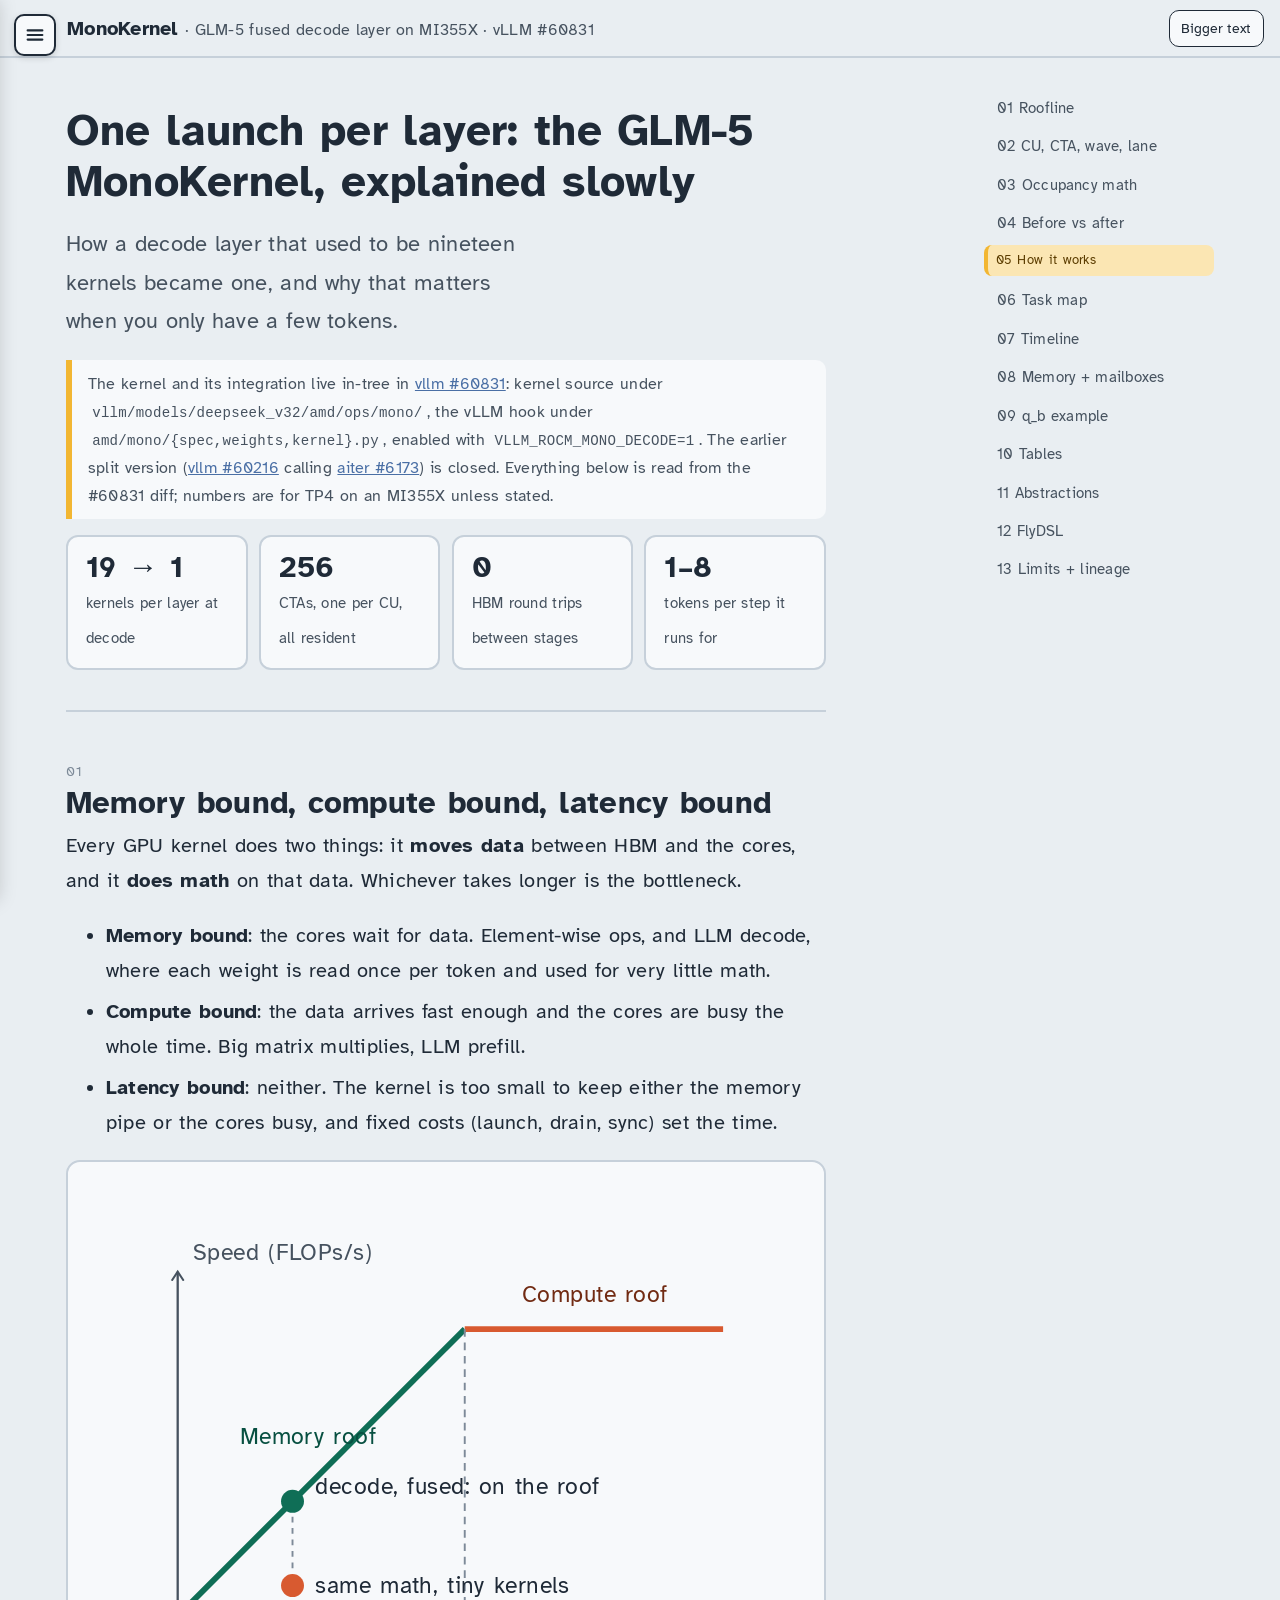
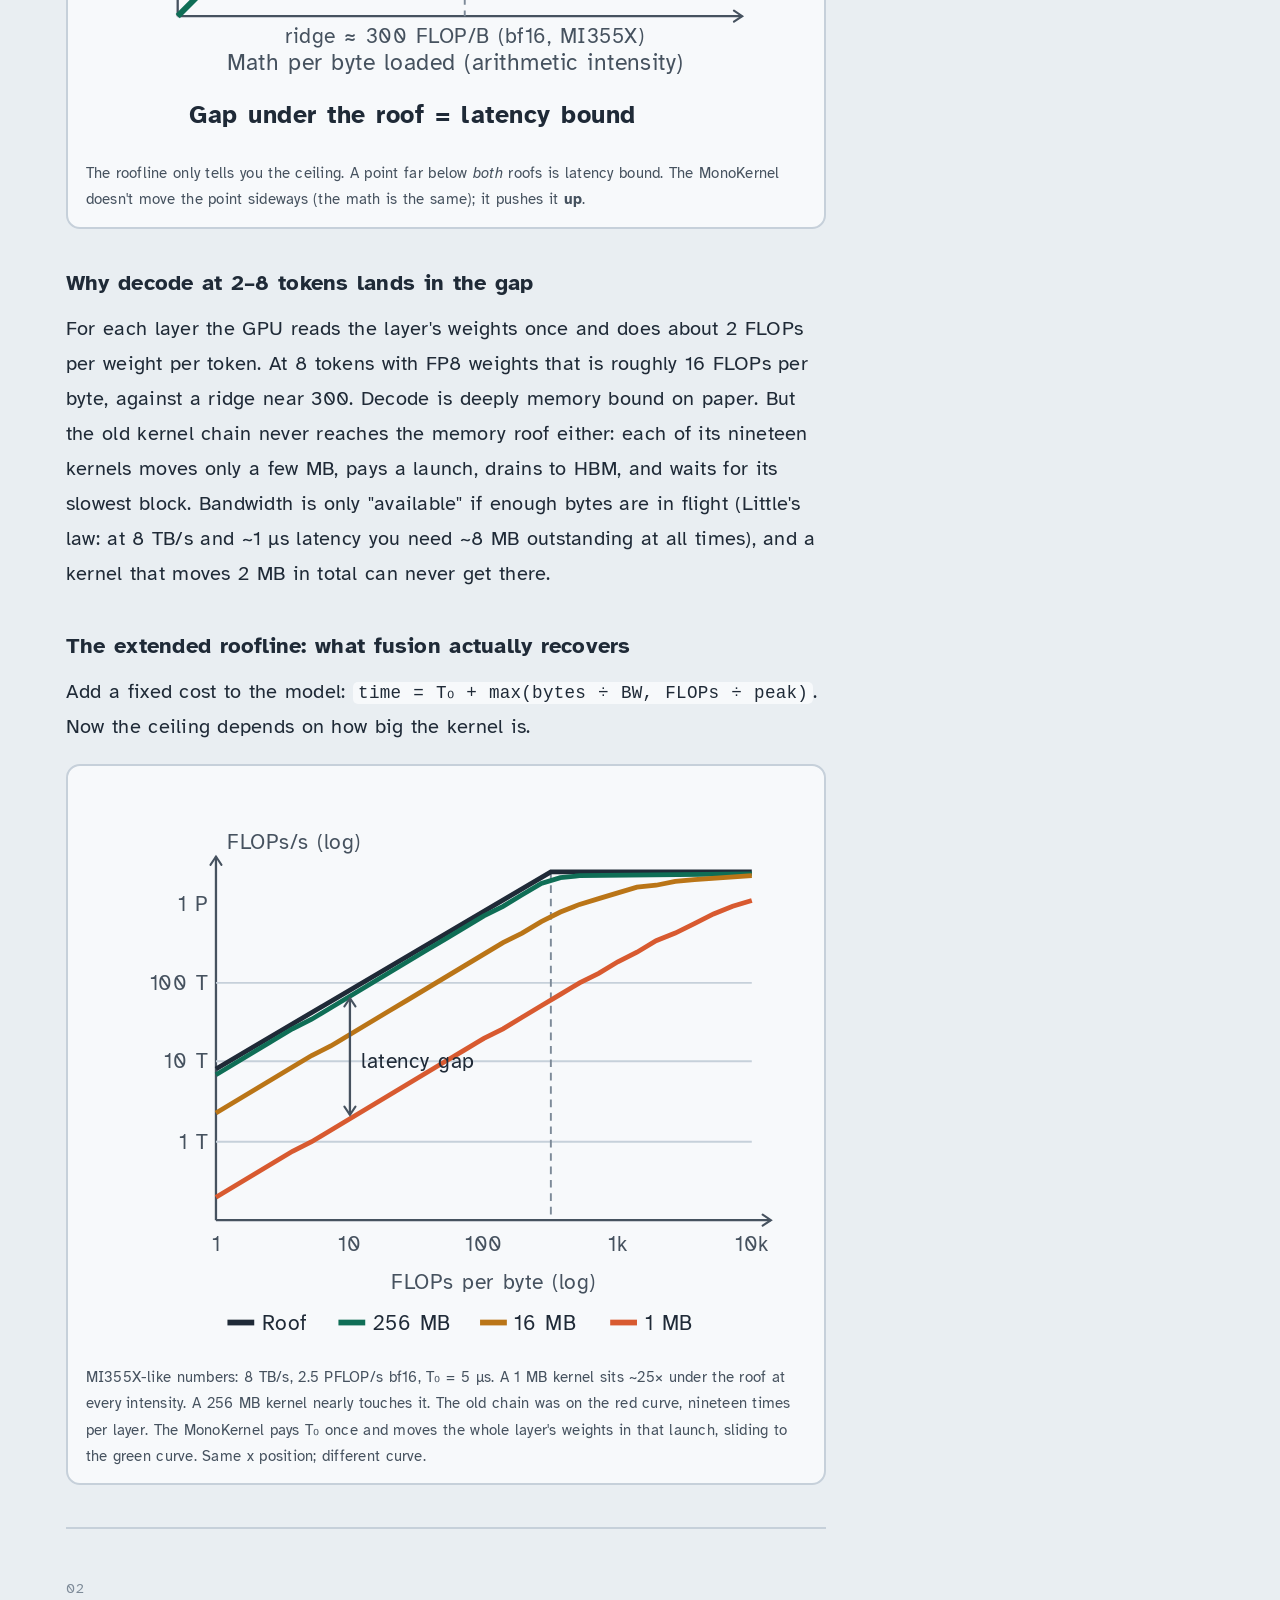
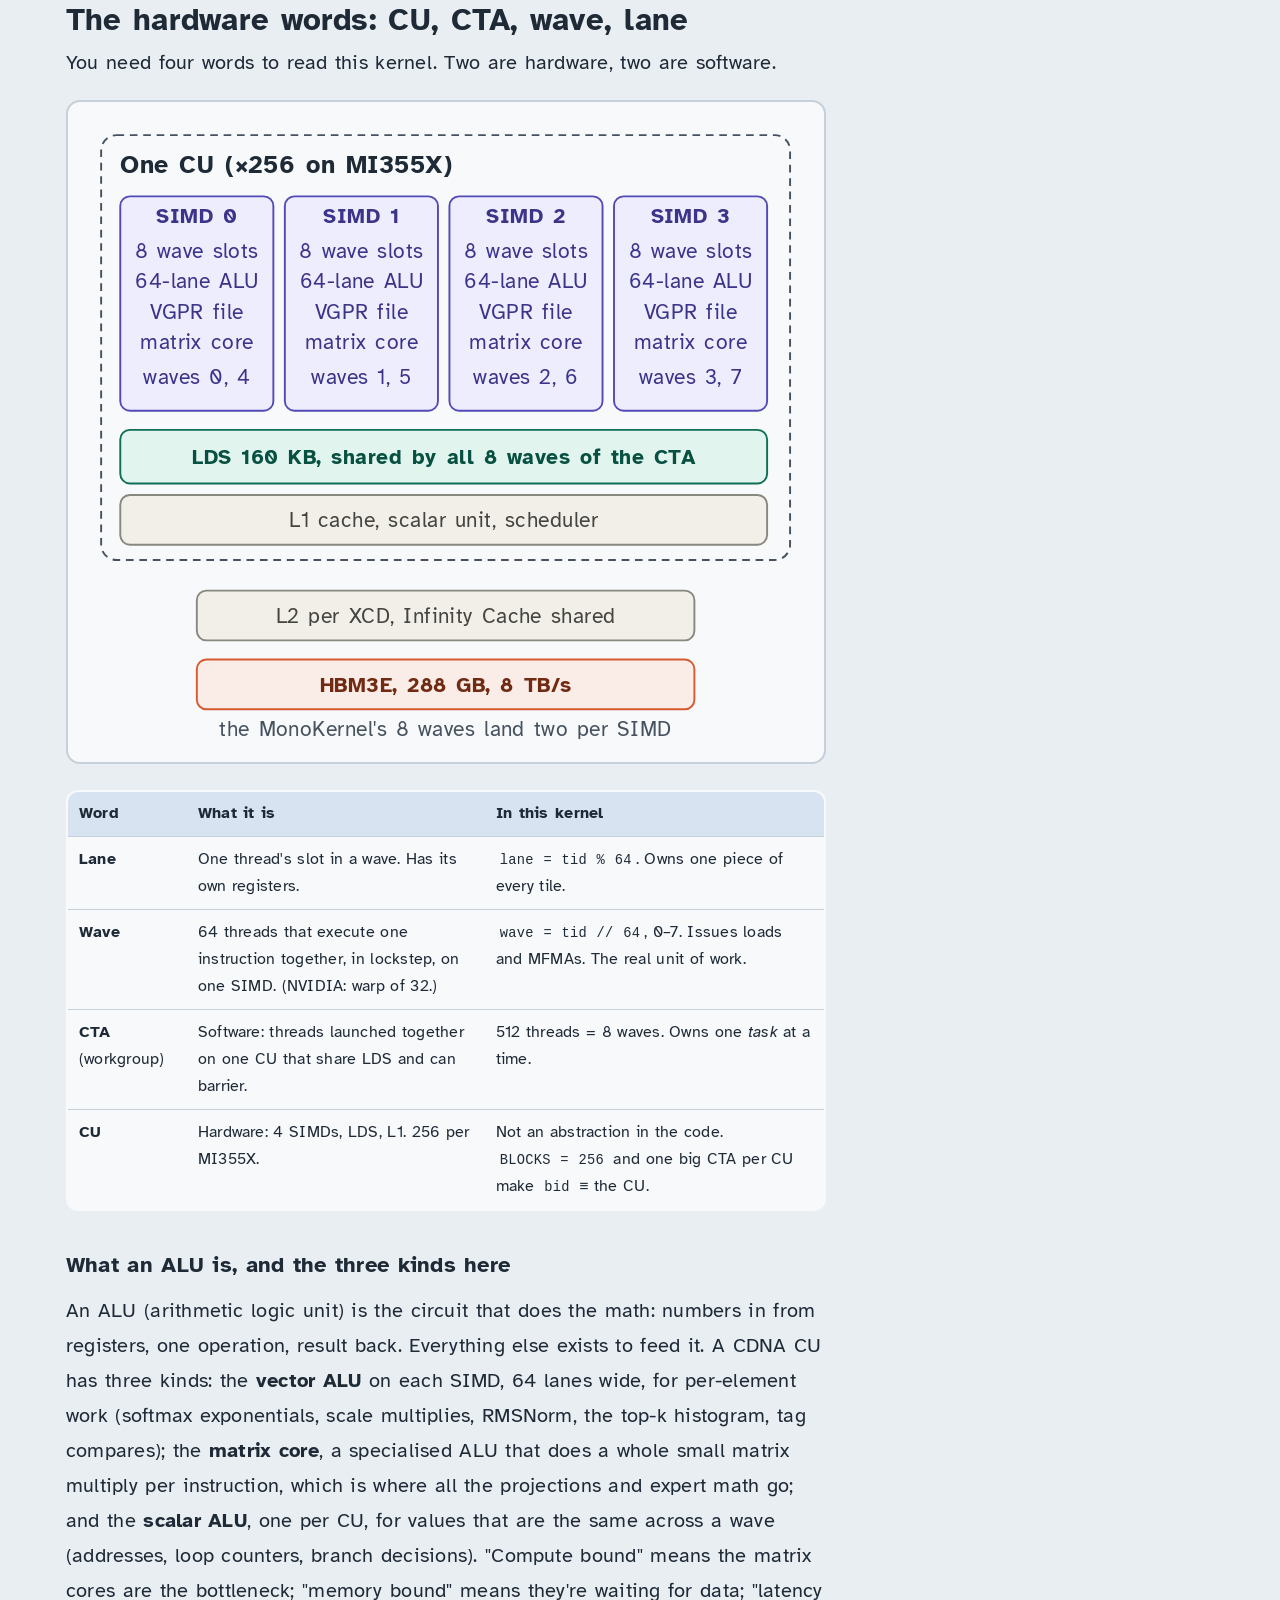
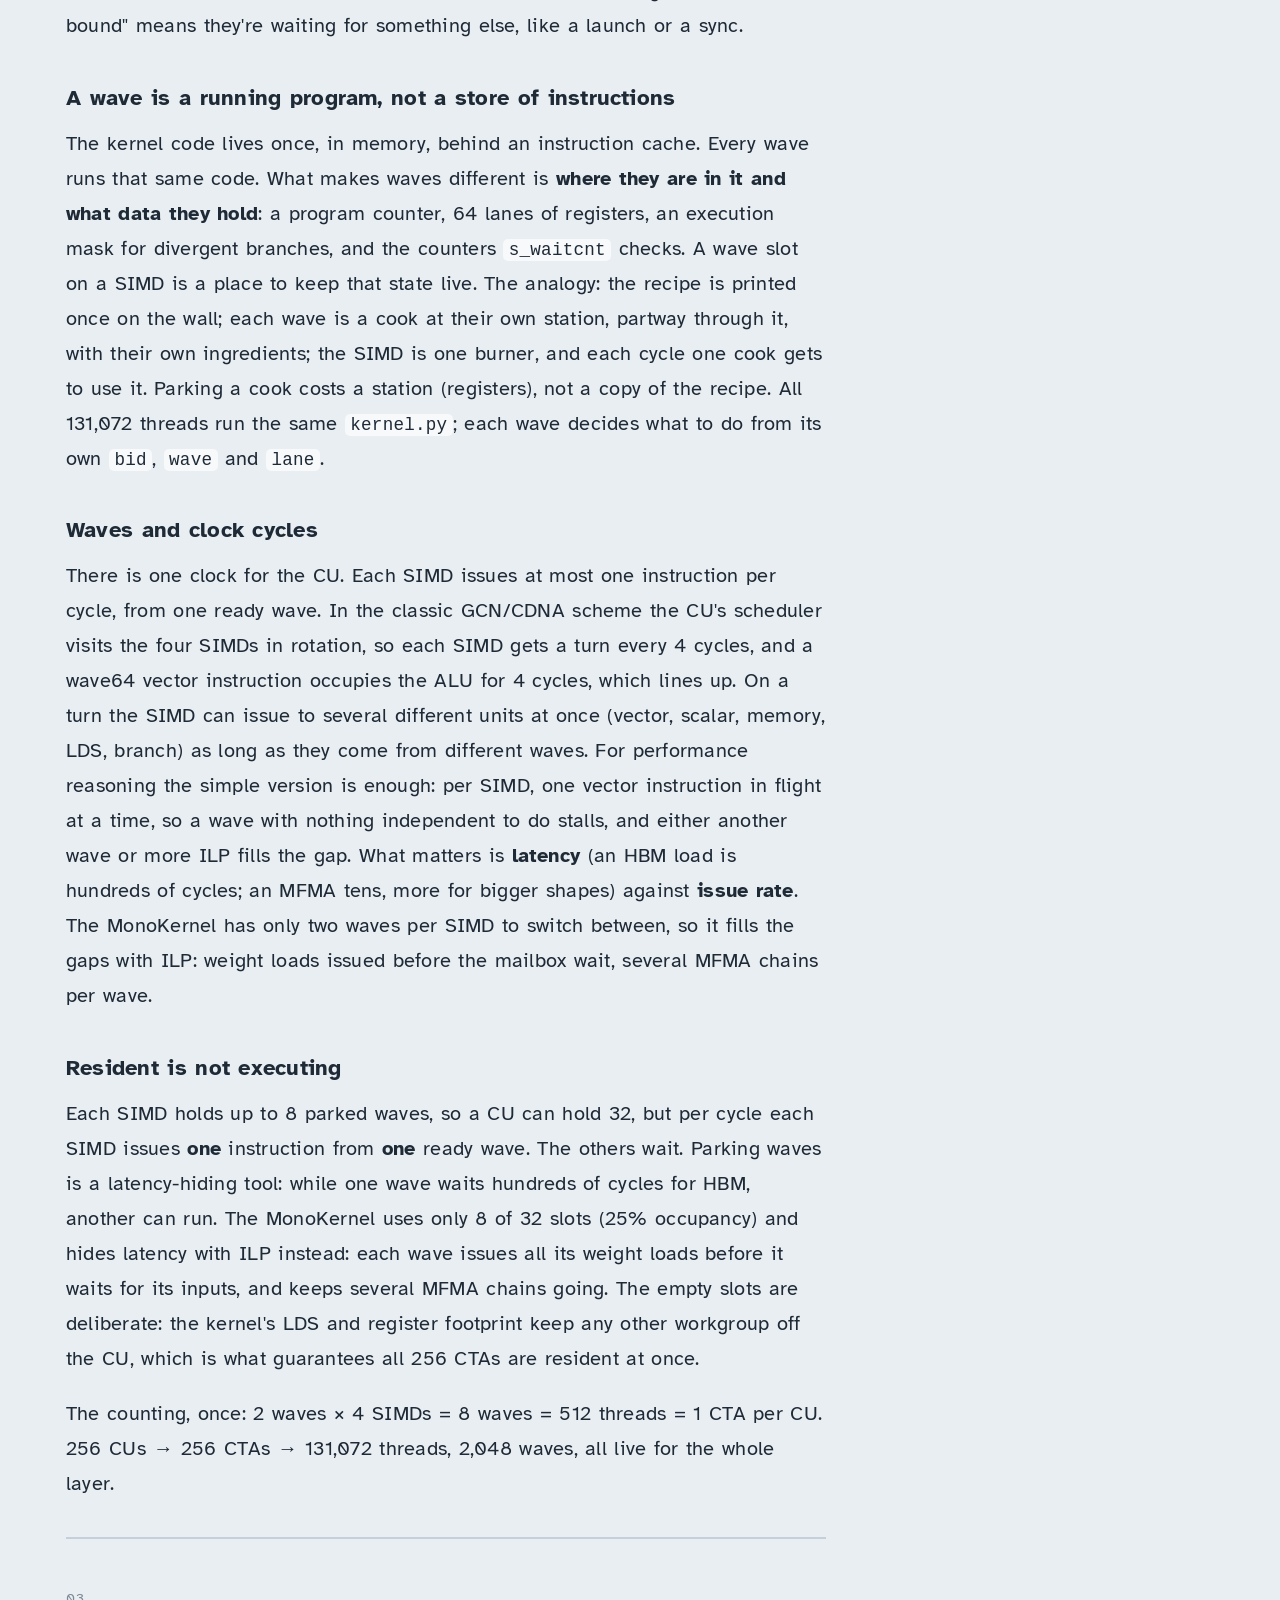
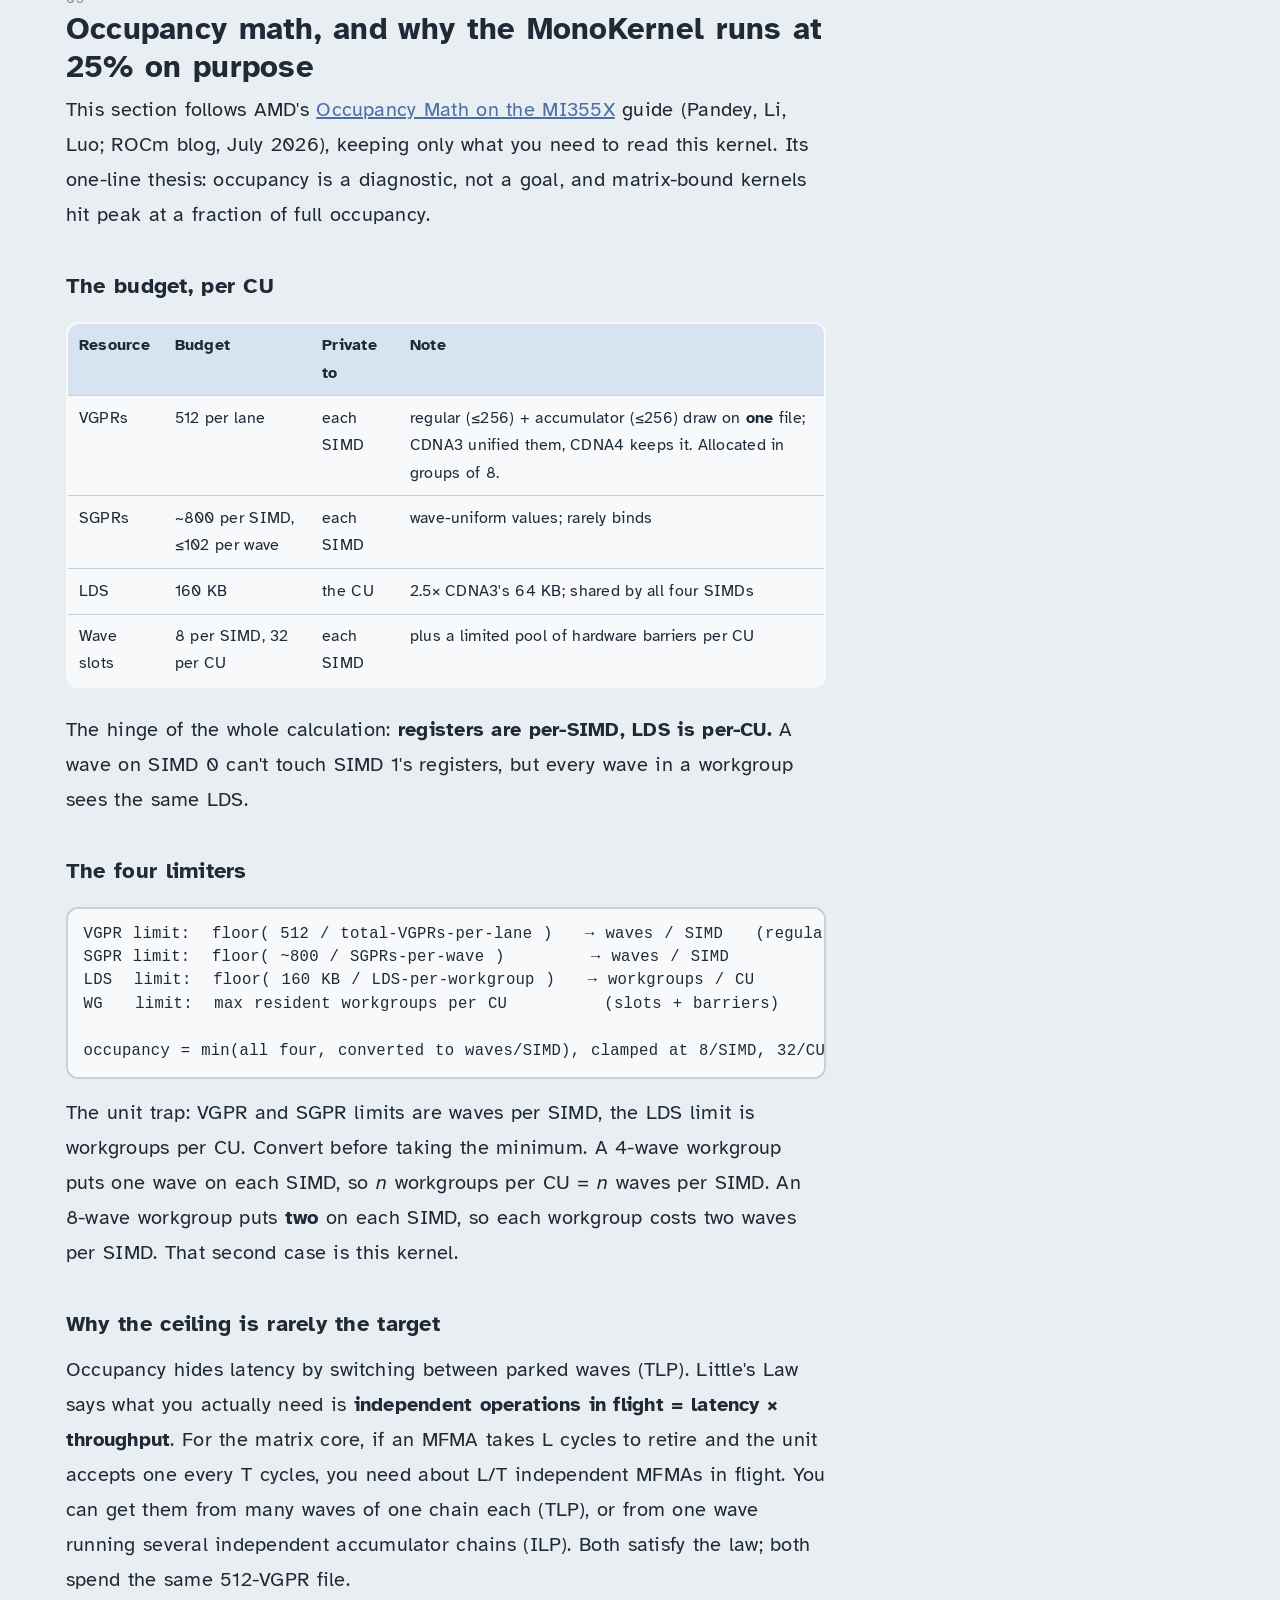
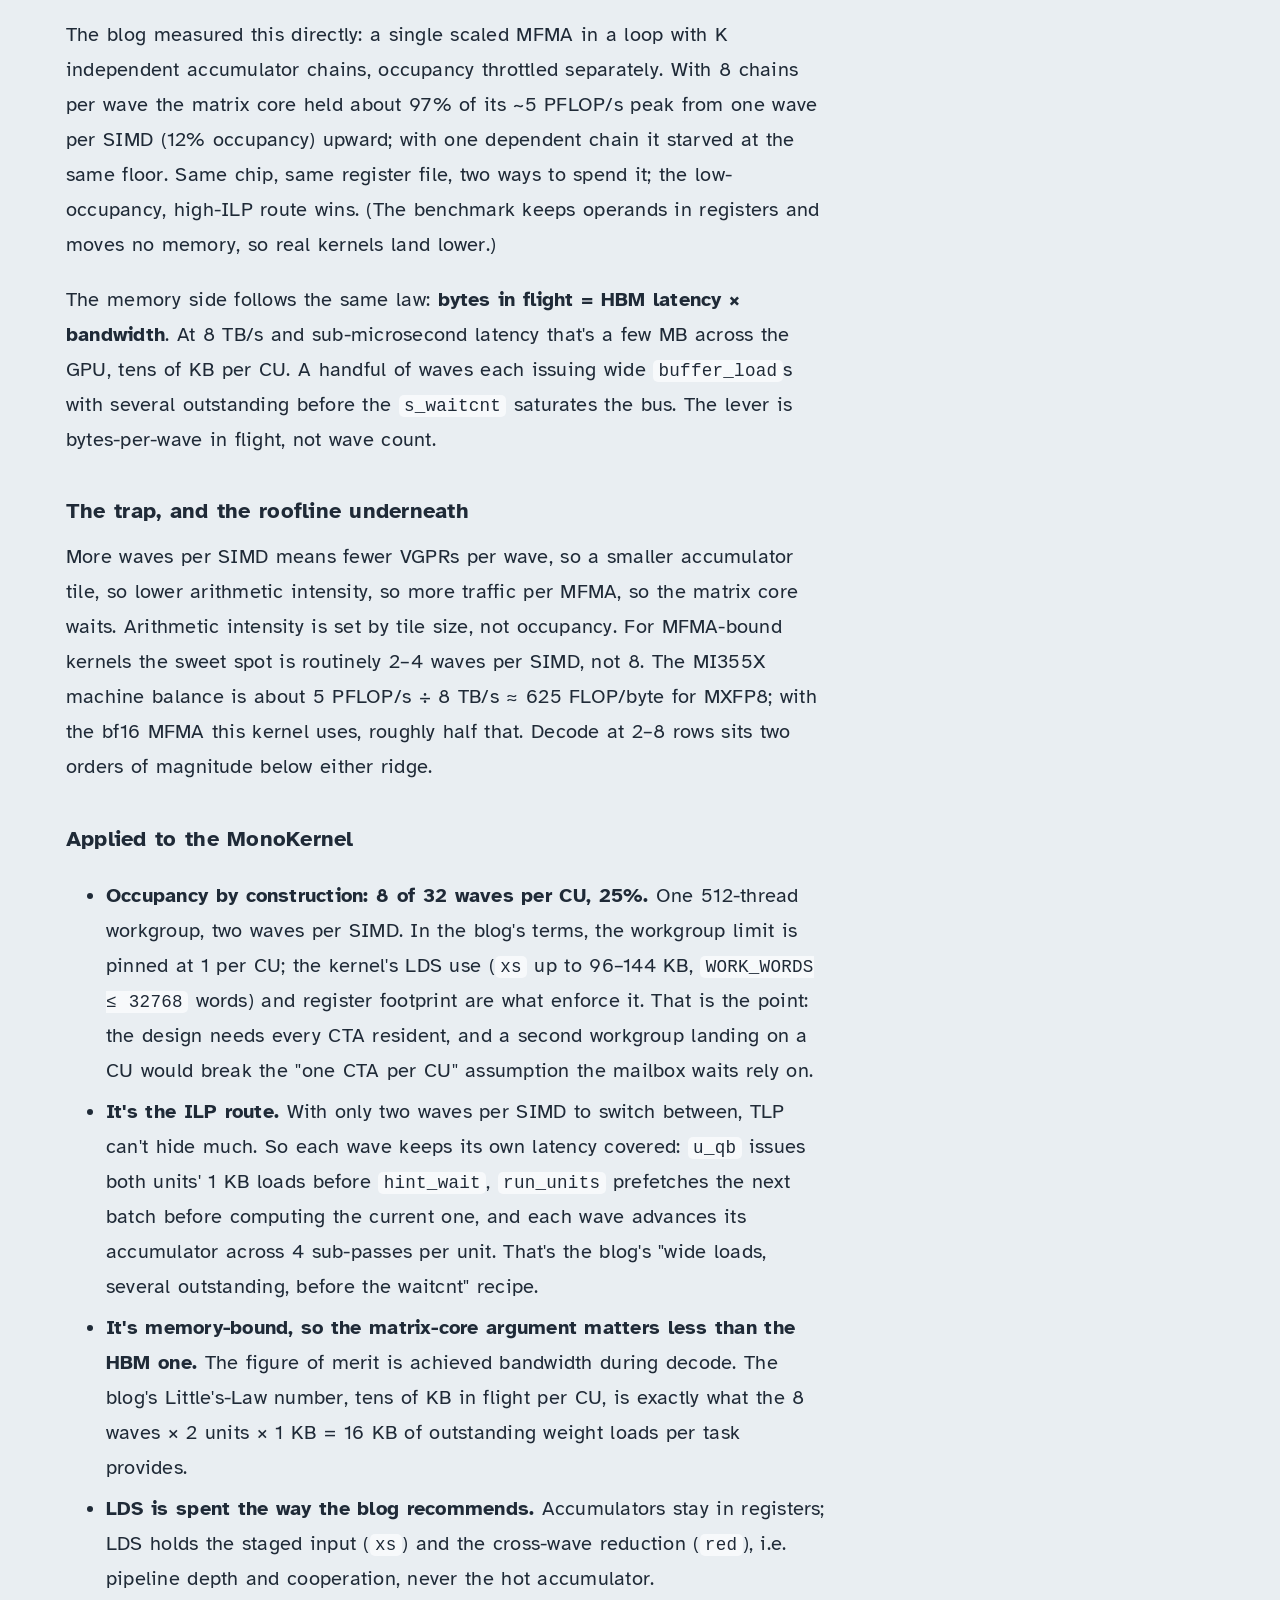
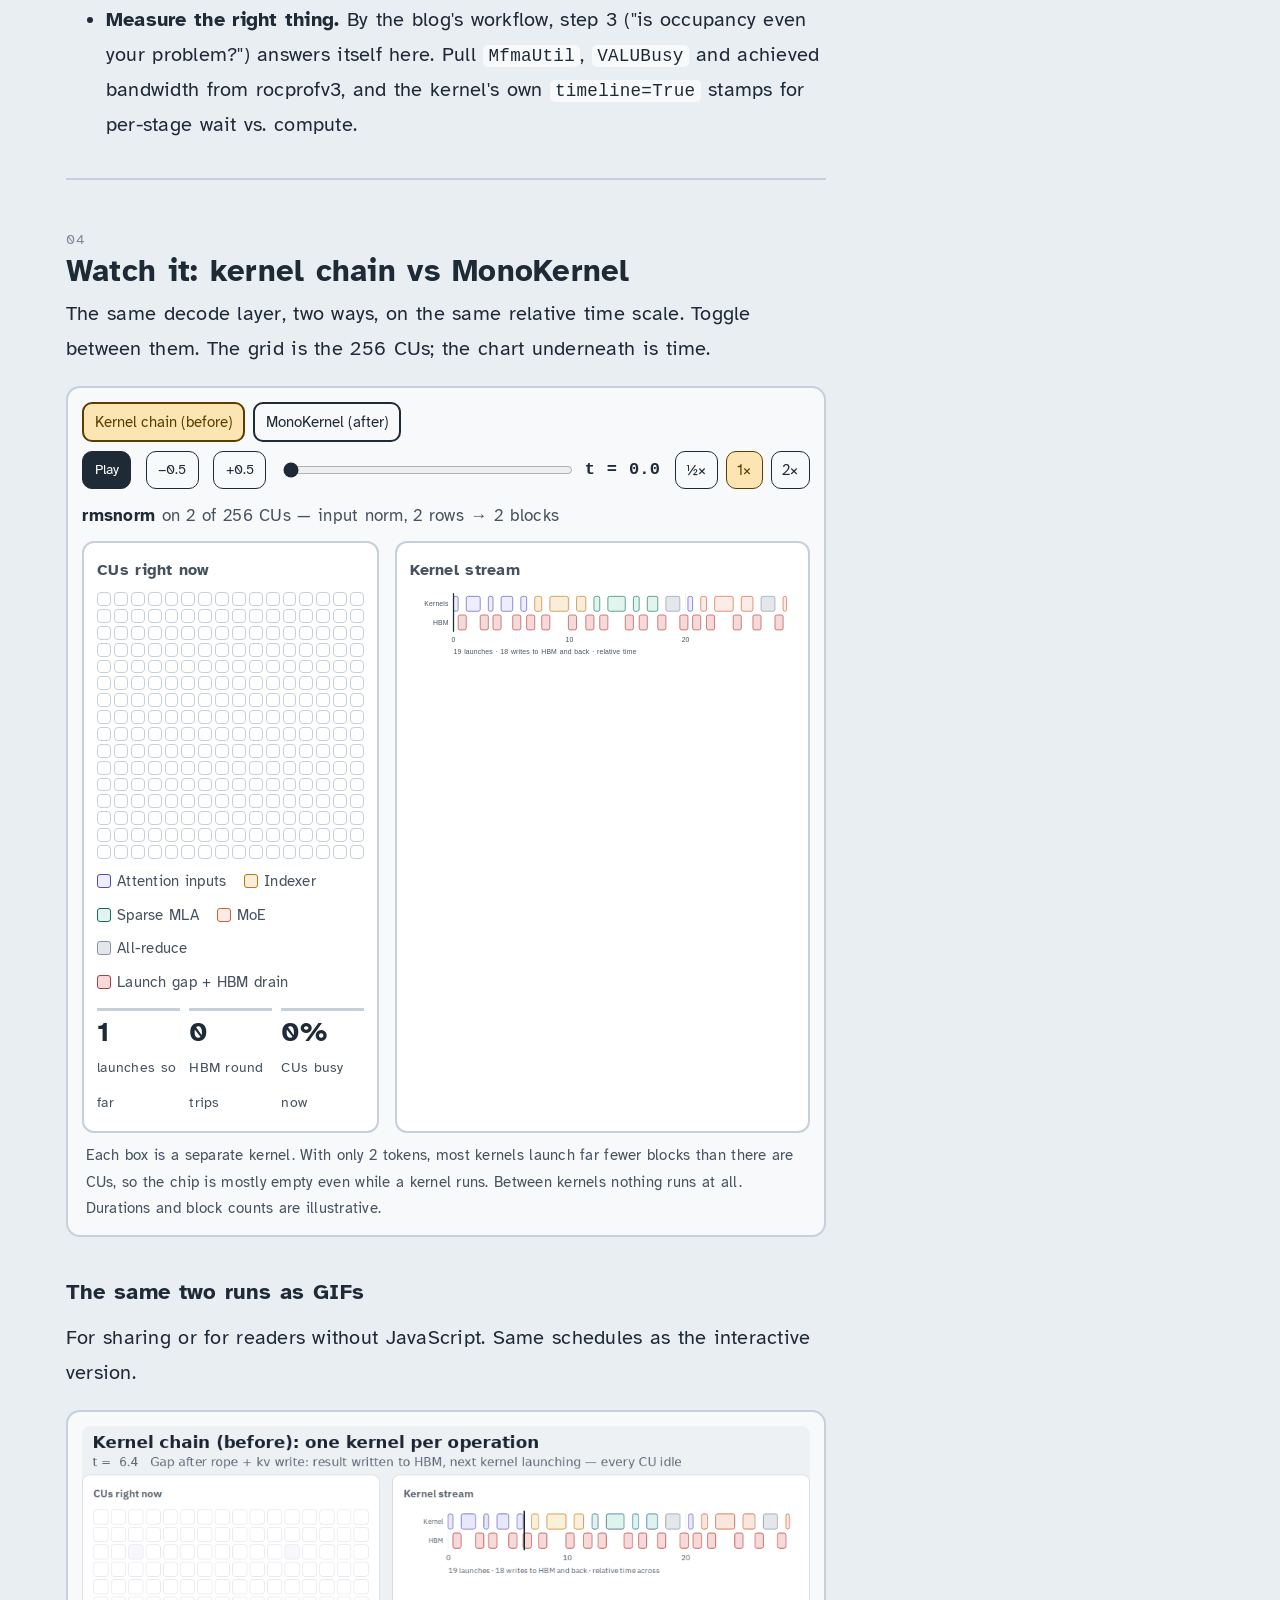
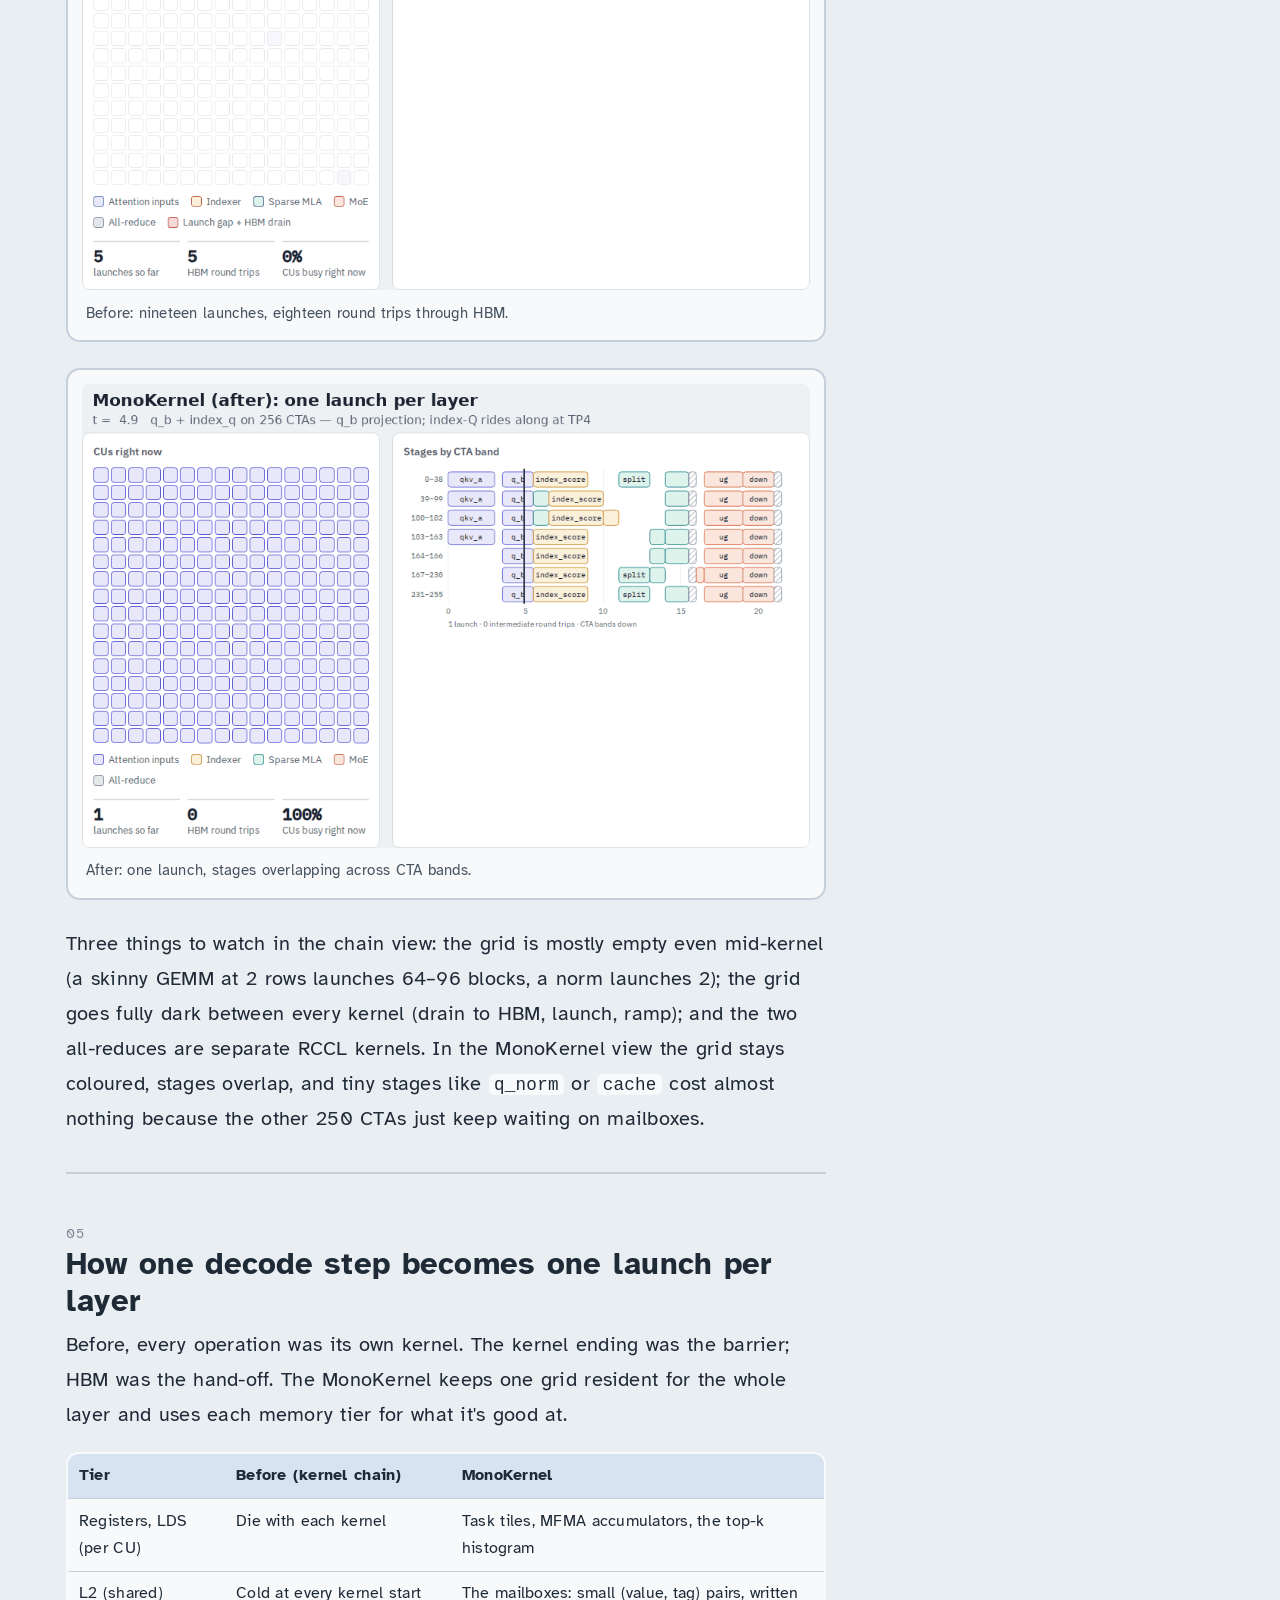
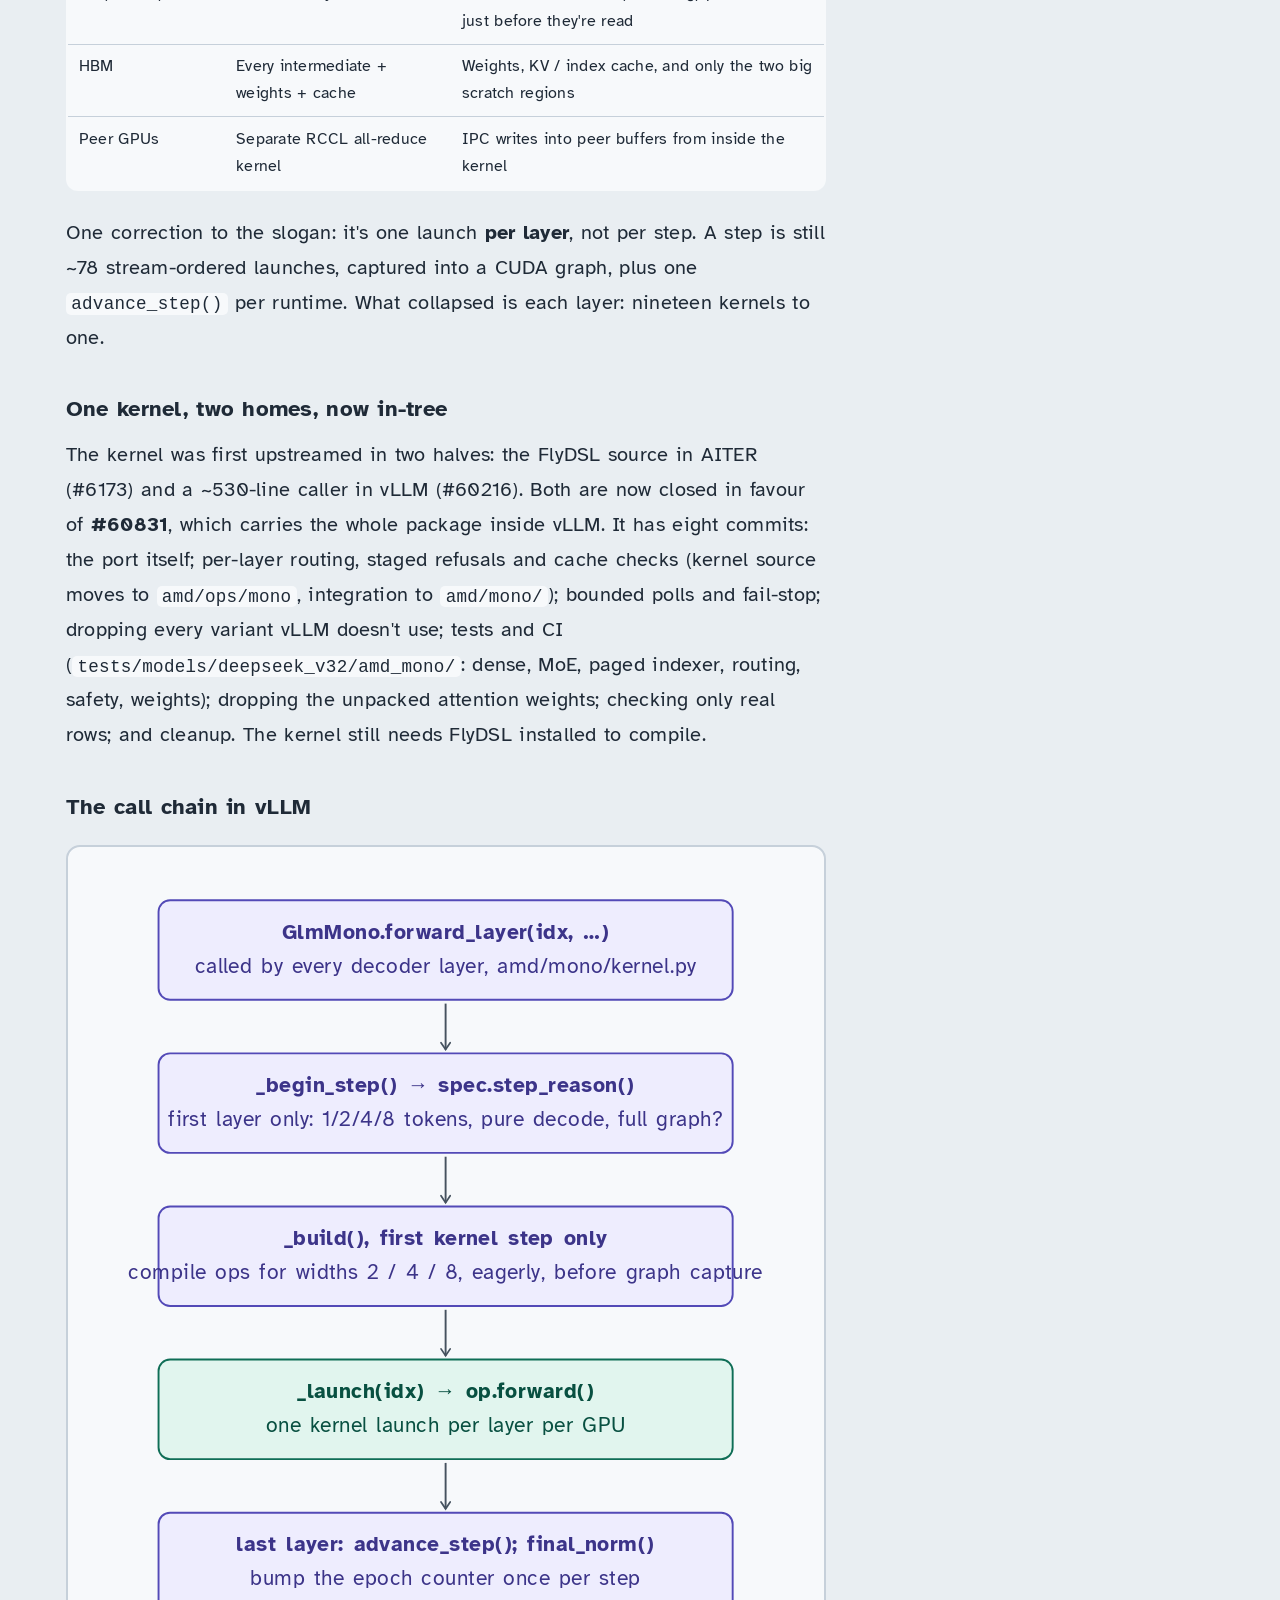
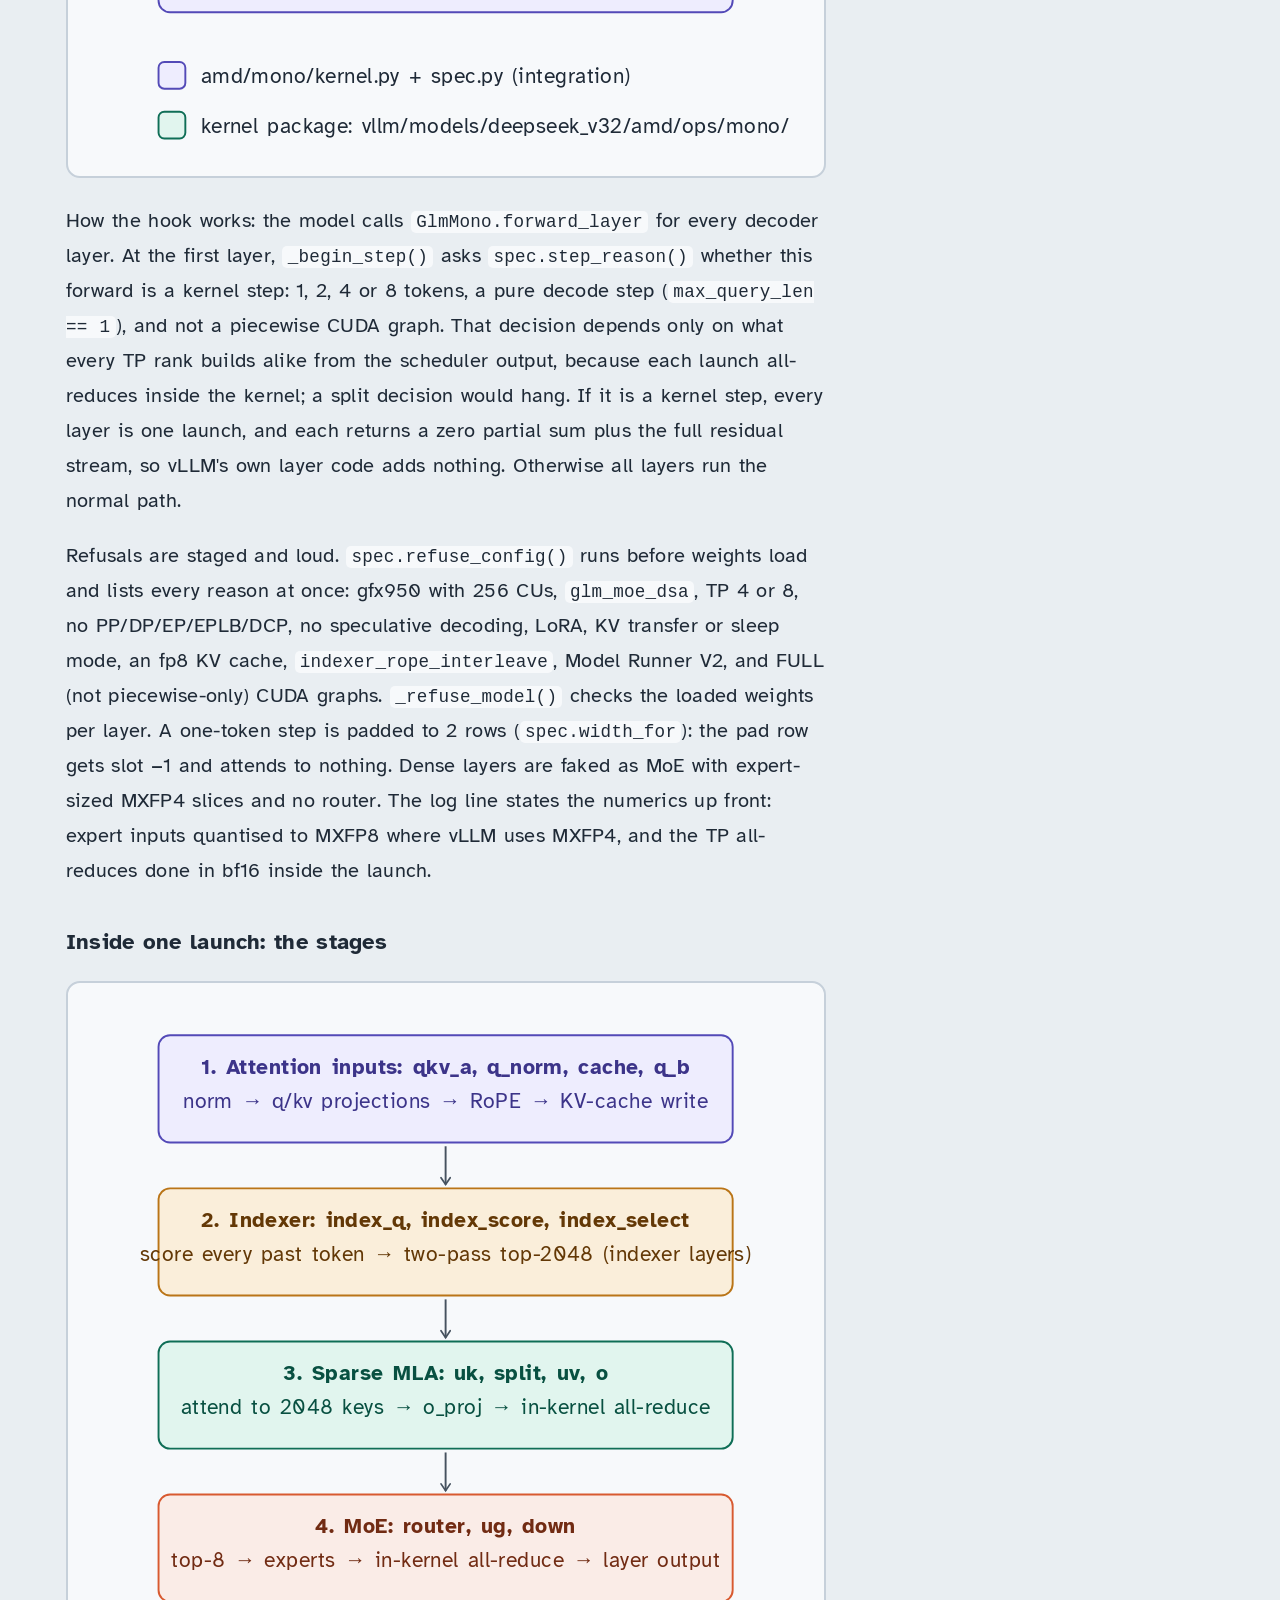
<file: monokernel/index.html>
<!DOCTYPE html>
<html lang="en">
<head>
<meta charset="utf-8">
<meta name="viewport" content="width=device-width, initial-scale=1">
<title>GLM-5 MonoKernel — one launch per layer, explained slowly</title>
<link rel="preconnect" href="https://fonts.googleapis.com">
<link href="https://fonts.googleapis.com/css2?family=Atkinson+Hyperlegible:ital,wght@0,400;0,700;1,400&display=swap" rel="stylesheet">
<style>
/* Shared side-panel navigation for the GLM-5.2 site */
.gnav-btn{position:fixed;top:14px;left:14px;z-index:1000;width:42px;height:42px;border-radius:10px;border:2px solid #1F2A37;background:#F7F9FB;color:#1F2A37;cursor:pointer;display:flex;align-items:center;justify-content:center;padding:0;box-shadow:0 2px 6px rgba(0,0,0,.15)}
.gnav-btn:hover{background:#fff}
.gnav-btn:focus-visible{outline:3px solid #F2B632;outline-offset:2px}
.gnav-btn svg{width:22px;height:22px}
.gnav-overlay{position:fixed;inset:0;background:rgba(15,23,32,.45);z-index:1001;opacity:0;pointer-events:none;transition:opacity .2s}
.gnav-panel{position:fixed;top:0;left:0;bottom:0;width:min(320px,88vw);background:#F7F9FB;color:#1F2A37;z-index:1002;transform:translateX(-102%);transition:transform .22s ease;box-shadow:4px 0 18px rgba(0,0,0,.18);font-family:"Atkinson Hyperlegible",Verdana,"Segoe UI",sans-serif;font-size:17px;line-height:1.5;display:flex;flex-direction:column}
.gnav-open .gnav-panel{transform:none}
.gnav-open .gnav-overlay{opacity:1;pointer-events:auto}
.gnav-head{display:flex;align-items:center;justify-content:space-between;padding:16px 16px 12px;border-bottom:2px solid #C6D0DA}
.gnav-head b{font-size:1.05em}
.gnav-close{width:36px;height:36px;border-radius:8px;border:2px solid #1F2A37;background:#fff;cursor:pointer;font-size:20px;line-height:1}
.gnav-list{list-style:none;margin:0;padding:10px}
.gnav-list li{margin:4px 0}
.gnav-list a{display:block;padding:12px 14px;border-radius:10px;color:#1F2A37;text-decoration:none;border-left:5px solid transparent}
.gnav-list a:hover{background:#fff}
.gnav-list a.now{background:#FBE6B3;border-left-color:#F2B632;color:#5C3D00}
.gnav-list small{display:block;font-size:.78em;color:#46525F}
.gnav-foot{margin-top:auto;padding:12px 16px 16px;font-size:.78em;color:#46525F;border-top:2px solid #C6D0DA}
.gnav-foot a{color:#4A6FA5}

:root{
  --paper:#E9EEF2; --sheet:#F7F9FB; --ink:#1F2A37; --ink2:#46525F; --muted:#7D8A98;
  --line:#C6D0DA; --hl:#F2B632; --hl-soft:#FBE6B3; --hl-ink:#5C3D00;
  --done:#1E8C7A; --done-soft:#D3EEE7; --att:#4A6FA5; --att-soft:#D7E3F1; --idle:#FFFFFF;
  --attn:#534AB7; --attn-bg:#EEEDFE; --idx:#BA7517; --idx-bg:#FAEEDA; --mla:#0F6E56; --mla-bg:#E1F5EE; --moe:#D85A30; --moe-bg:#FAECE7; --red:#8A94A0; --red-bg:#E3E7EB; --hbm:#B23A3A; --hbm-bg:#F6DADA;
  --fs:20px; --lh:1.75;
}
*{box-sizing:border-box}
html{scroll-behavior:smooth}
body{margin:0;background:var(--paper);color:var(--ink);font-family:"Atkinson Hyperlegible",Verdana,"Segoe UI",sans-serif;font-size:var(--fs);line-height:var(--lh);letter-spacing:.012em;word-spacing:.06em}
body.big{--fs:24px;--lh:1.9}
a{color:var(--att)}
button{font:inherit;font-size:.85em;padding:.5em 1em;border-radius:10px;border:2px solid var(--ink);background:var(--sheet);color:var(--ink);cursor:pointer}
button:hover{background:#fff}
button:focus-visible,a:focus-visible,input:focus-visible{outline:3px solid var(--hl);outline-offset:3px}
button.primary{background:var(--ink);color:#fff}
button.primary:hover{background:#0F1720}
button.small{font-size:.72em;padding:.35em .8em;border-width:1.5px}
button[aria-pressed="true"]{background:var(--hl-soft);border-color:var(--hl-ink);color:var(--hl-ink)}
.bar{position:sticky;top:0;z-index:20;background:var(--paper);border-bottom:2px solid var(--line);padding:.6rem 1rem .6rem 4.2rem;display:flex;flex-wrap:wrap;gap:.5rem;align-items:center}
.bar .grow{flex:1}
.bar .stat{font-size:.8em;color:var(--ink2)}
.wrap{display:grid;grid-template-columns:minmax(0,1fr) auto;gap:1.6rem;max-width:1180px;margin:0 auto;padding:0 1rem 6rem}
nav.rail{position:sticky;top:64px;align-self:start;font-size:.74em;padding-top:1.5rem;width:230px}
nav.rail ol{list-style:none;margin:0;padding:0}
nav.rail li{margin:.15em 0}
nav.rail a{display:block;padding:.35em .6em;border-radius:8px;color:var(--ink2);text-decoration:none;border-left:4px solid transparent}
nav.rail a.now{background:var(--hl-soft);color:var(--hl-ink);border-left-color:var(--hl)}
@media (max-width:900px){.wrap{grid-template-columns:1fr}nav.rail{display:none}.bar .stat{display:none}}
main{max-width:760px;min-width:0}
header.hero{padding:3rem 0 1rem}
header.hero h1{font-size:2.2em;line-height:1.15;margin:0 0 .4em;font-weight:700}
header.hero p.lead{font-size:1.1em;color:var(--ink2);max-width:34ch;margin:0 0 1.2rem}
.notice{font-size:.8em;color:var(--ink2);background:var(--sheet);border-left:6px solid var(--hl);padding:.6em 1em;border-radius:0 10px 10px 0;margin:1rem 0}
section.ch{padding:3rem 0 1rem;border-top:2px solid var(--line);scroll-margin-top:70px}
section.ch h2{font-size:1.55em;line-height:1.2;margin:0 0 .2em}
section.ch h3{font-size:1.1em;margin:1.6em 0 .4em}
section.ch .num{font-size:.7em;color:var(--muted);letter-spacing:.05em}
p{margin:0 0 1em;max-width:62ch}
ul,ol{max-width:62ch}
li{margin:.3em 0}
code{font-family:ui-monospace,Menlo,Consolas,monospace;font-size:.88em;background:var(--sheet);padding:.05em .3em;border-radius:5px}
pre{font-family:ui-monospace,Menlo,Consolas,monospace;font-size:.78em;line-height:1.5;background:var(--sheet);border:2px solid var(--line);border-radius:12px;padding:.9em 1em;overflow-x:auto;max-width:100%}
.stage{background:var(--sheet);border:2px solid var(--line);border-radius:14px;padding:.9rem;margin:1.2rem 0 1.6rem;scroll-margin-top:84px}
.stage svg{width:100%;height:auto;display:block}
.stage .cap{font-size:.75em;color:var(--ink2);margin:.6rem .2rem 0}
.numcards{display:grid;grid-template-columns:repeat(auto-fit,minmax(150px,1fr));gap:.7rem;margin:1rem 0 1.5rem}
.numcard{background:var(--sheet);border:2px solid var(--line);border-radius:12px;padding:.7em .9em}
.numcard b{display:block;font-size:1.5em;line-height:1.1}
.numcard span{font-size:.75em;color:var(--ink2)}
table{border-collapse:collapse;width:100%;font-size:.78em;margin:1rem 0 1.5rem;background:var(--sheet);border:2px solid var(--line);border-radius:12px;overflow:hidden}
.tbl{overflow-x:auto;margin:1rem 0 1.5rem}
.tbl table{margin:0}
th,td{text-align:left;padding:.55em .7em;border-bottom:1px solid var(--line);vertical-align:top}
th{background:var(--att-soft);color:var(--ink);font-weight:700}
tr:last-child td{border-bottom:0}
td code{white-space:nowrap}
.key{display:inline-block;padding:.05em .5em;border-radius:6px;font-size:.85em;border:1.5px solid}
.k-a{background:var(--attn-bg);border-color:var(--attn);color:#3C3489}
.k-i{background:var(--idx-bg);border-color:var(--idx);color:#633806}
.k-m{background:var(--mla-bg);border-color:var(--mla);color:#085041}
.k-e{background:var(--moe-bg);border-color:var(--moe);color:#712B13}
.legend{display:flex;flex-wrap:wrap;gap:.5em 1.2em;font-size:.75em;color:var(--ink2);margin:.6em 0}
.legend span{display:inline-flex;align-items:center;gap:.4em}
.sw{width:14px;height:14px;border-radius:3px;border:1.5px solid;display:inline-block}
/* widgets */
.controls{display:flex;flex-wrap:wrap;align-items:center;gap:.6rem .9rem;margin:.4rem 0 .8rem}
.scrub{display:flex;align-items:center;gap:.6rem;flex:1 1 220px;min-width:200px}
input[type=range]{flex:1;accent-color:var(--ink)}
.tv{min-width:4.2em;text-align:right;font-weight:700;font-size:.85em;font-family:ui-monospace,Menlo,monospace}
.grid16{display:grid;grid-template-columns:repeat(16,minmax(0,1fr));gap:3px}
.cell{aspect-ratio:1;border-radius:4px;border:1.5px solid var(--line);background:transparent;padding:0;min-height:0;cursor:pointer;font-size:10px;display:flex;align-items:center;justify-content:center;overflow:hidden;color:var(--ink2)}
.cell[aria-pressed="true"]{outline:3px solid var(--ink);outline-offset:-3px}
.two{display:grid;grid-template-columns:minmax(0,5fr) minmax(0,7fr);gap:1rem}
@media (max-width:760px){.two{grid-template-columns:1fr}}
.panel{background:#fff;border:2px solid var(--line);border-radius:12px;padding:.8rem}
.panel h4{margin:0 0 .5rem;font-size:.8em;color:var(--ink2);font-weight:700}
.stats{display:grid;grid-template-columns:repeat(3,minmax(0,1fr));gap:.6rem;margin-top:.8rem}
.stat2{border-top:3px solid var(--line);padding-top:.3em}
.stat2 b{font-size:1.4em;line-height:1.1;display:block}
.stat2 span{font-size:.7em;color:var(--ink2)}
.now{min-height:1.5em;font-size:.85em;color:var(--ink2);margin:.2em 0 .6em}
.now b{color:var(--ink)}
.chips{display:flex;flex-wrap:wrap;gap:.4em;margin-bottom:.6em}
.chips button{font-size:.72em;padding:.3em .7em;border-width:1.5px;font-family:ui-monospace,Menlo,monospace}
.walk{display:flex;flex-wrap:wrap;gap:.35em;align-items:center;font-size:.75em}
.tk{display:inline-flex;align-items:center;height:1.9em;padding:0 .6em;border-radius:6px;border:1.5px solid;font-family:ui-monospace,Menlo,monospace}
.gwrap{overflow-x:auto}
.seg{display:flex;gap:.4em;flex-wrap:wrap}
.seg button{font-size:.75em;padding:.3em .7em}
.lbl{font-size:.8em;color:var(--ink2);min-width:4.2em}
.rowctl{display:flex;align-items:center;gap:.6em;margin:.3em 0}
.mrow{display:grid;grid-template-columns:12px minmax(0,1fr) 70px;gap:.6em;align-items:center;padding:.3em 0;border-bottom:1px solid var(--line);font-size:.78em}
.mrow .nm{font-family:ui-monospace,Menlo,monospace}
.mrow .fl{font-size:.85em;color:var(--ink2)}
.mrow .sz{text-align:right}
.ph{font-size:.85em;font-weight:700;margin:.9em 0 .3em}
.barscale{display:flex;height:26px;border-radius:8px;overflow:hidden;border:1.5px solid var(--line)}
footer{font-size:.75em;color:var(--ink2);padding:2rem 0;border-top:2px solid var(--line);margin-top:2rem}
</style>
</head>
<body>
<div class="bar">
  <div class="grow"><b>MonoKernel</b> <span class="stat">· GLM-5 fused decode layer on MI355X · vLLM #60831</span></div>
  <button class="small" onclick="document.body.classList.toggle('big')">Bigger text</button>
</div>
<div class="wrap">
<main>
<header class="hero">
  <h1>One launch per layer: the GLM-5 MonoKernel, explained slowly</h1>
  <p class="lead">How a decode layer that used to be nineteen kernels became one, and why that matters when you only have a few tokens.</p>
  <div class="notice">The kernel and its integration live in-tree in <a href="https://github.com/vllm-project/vllm/pull/60831">vllm #60831</a>: kernel source under <code>vllm/models/deepseek_v32/amd/ops/mono/</code>, the vLLM hook under <code>amd/mono/{spec,weights,kernel}.py</code>, enabled with <code>VLLM_ROCM_MONO_DECODE=1</code>. The earlier split version (<a href="https://github.com/vllm-project/vllm/pull/60216">vllm #60216</a> calling <a href="https://github.com/ROCm/aiter/pull/6173">aiter #6173</a>) is closed. Everything below is read from the #60831 diff; numbers are for TP4 on an MI355X unless stated.</div>
  <div class="numcards">
    <div class="numcard"><b>19 → 1</b><span>kernels per layer at decode</span></div>
    <div class="numcard"><b>256</b><span>CTAs, one per CU, all resident</span></div>
    <div class="numcard"><b>0</b><span>HBM round trips between stages</span></div>
    <div class="numcard"><b>1–8</b><span>tokens per step it runs for</span></div>
  </div>
</header>

<section class="ch" id="roofline">
<div class="num">01</div><h2>Memory bound, compute bound, latency bound</h2>
<p>Every GPU kernel does two things: it <b>moves data</b> between HBM and the cores, and it <b>does math</b> on that data. Whichever takes longer is the bottleneck.</p>
<ul>
<li><b>Memory bound</b>: the cores wait for data. Element-wise ops, and LLM decode, where each weight is read once per token and used for very little math.</li>
<li><b>Compute bound</b>: the data arrives fast enough and the cores are busy the whole time. Big matrix multiplies, LLM prefill.</li>
<li><b>Latency bound</b>: neither. The kernel is too small to keep either the memory pipe or the cores busy, and fixed costs (launch, drain, sync) set the time.</li>
</ul>
<div class="stage">
<svg viewBox="0 0 380 300" role="img" aria-label="Roofline with a latency-bound point far below the roof">
<defs><marker id="ar" viewBox="0 0 10 10" refX="8" refY="5" markerWidth="6" markerHeight="6" orient="auto-start-reverse"><path d="M2 1L8 5L2 9" fill="none" stroke="#46525F" stroke-width="1.5" stroke-linecap="round"/></marker></defs>
<line x1="50" y1="230" x2="50" y2="50" stroke="#46525F" stroke-width="1.2" marker-end="url(#ar)"/>
<line x1="50" y1="230" x2="345" y2="230" stroke="#46525F" stroke-width="1.2" marker-end="url(#ar)"/>
<text x="58" y="44" font-size="12" fill="#46525F">Speed (FLOPs/s)</text>
<text x="195" y="258" font-size="12" fill="#46525F" text-anchor="middle">Math per byte loaded (arithmetic intensity)</text>
<path d="M50 230 L200 80" fill="none" stroke="#0F6E56" stroke-width="3"/>
<path d="M200 80 L335 80" fill="none" stroke="#D85A30" stroke-width="3"/>
<text x="118" y="140" font-size="12" fill="#085041" text-anchor="middle">Memory roof</text>
<text x="268" y="66" font-size="12" fill="#712B13" text-anchor="middle">Compute roof</text>
<line x1="200" y1="80" x2="200" y2="230" stroke="#7D8A98" stroke-dasharray="4 3"/>
<text x="200" y="244" font-size="11" fill="#46525F" text-anchor="middle">ridge ≈ 300 FLOP/B (bf16, MI355X)</text>
<circle cx="110" cy="170" r="6" fill="#0F6E56"/>
<text x="122" y="166" font-size="12" fill="#1F2A37">decode, fused: on the roof</text>
<line x1="110" y1="178" x2="110" y2="208" stroke="#7D8A98" stroke-dasharray="3 3"/>
<circle cx="110" cy="214" r="6" fill="#D85A30"/>
<text x="122" y="218" font-size="12" fill="#1F2A37">same math, tiny kernels</text>
<text x="56" y="286" font-size="13" font-weight="700" fill="#1F2A37">Gap under the roof = latency bound</text>
</svg>
<div class="cap">The roofline only tells you the ceiling. A point far below <i>both</i> roofs is latency bound. The MonoKernel doesn't move the point sideways (the math is the same); it pushes it <b>up</b>.</div>
</div>
<h3>Why decode at 2–8 tokens lands in the gap</h3>
<p>For each layer the GPU reads the layer's weights once and does about 2 FLOPs per weight per token. At 8 tokens with FP8 weights that is roughly 16 FLOPs per byte, against a ridge near 300. Decode is deeply memory bound on paper. But the old kernel chain never reaches the memory roof either: each of its nineteen kernels moves only a few MB, pays a launch, drains to HBM, and waits for its slowest block. Bandwidth is only "available" if enough bytes are in flight (Little's law: at 8 TB/s and ~1 µs latency you need ~8 MB outstanding at all times), and a kernel that moves 2 MB in total can never get there.</p>
<h3>The extended roofline: what fusion actually recovers</h3>
<p>Add a fixed cost to the model: <code>time = T₀ + max(bytes ÷ BW, FLOPs ÷ peak)</code>. Now the ceiling depends on how big the kernel is.</p>
<div class="stage">
<svg viewBox="0 0 380 300" role="img" aria-label="Extended roofline with 1 MB, 16 MB and 256 MB kernels">
<line x1="70" y1="230" x2="70" y2="40" stroke="#46525F" stroke-width="1.2" marker-end="url(#ar)"/>
<line x1="70" y1="230" x2="360" y2="230" stroke="#46525F" stroke-width="1.2" marker-end="url(#ar)"/>
<g font-size="11" fill="#46525F">
<text x="66" y="189" text-anchor="end" dominant-baseline="central">1 T</text><text x="66" y="147" text-anchor="end" dominant-baseline="central">10 T</text><text x="66" y="106" text-anchor="end" dominant-baseline="central">100 T</text><text x="66" y="65" text-anchor="end" dominant-baseline="central">1 P</text>
<text x="70" y="246" text-anchor="middle">1</text><text x="140" y="246" text-anchor="middle">10</text><text x="210" y="246" text-anchor="middle">100</text><text x="280" y="246" text-anchor="middle">1k</text><text x="350" y="246" text-anchor="middle">10k</text>
<text x="215" y="266" text-anchor="middle">FLOPs per byte (log)</text><text x="76" y="36">FLOPs/s (log)</text>
</g>
<line x1="70" y1="189" x2="350" y2="189" stroke="#C6D0DA"/><line x1="70" y1="147" x2="350" y2="147" stroke="#C6D0DA"/><line x1="70" y1="106" x2="350" y2="106" stroke="#C6D0DA"/>
<line x1="245" y1="48" x2="245" y2="230" stroke="#7D8A98" stroke-dasharray="4 3"/>
<path d="M70 151 L245 48 L350 48" fill="none" stroke="#1F2A37" stroke-width="2.5"/>
<path d="M70 154 L80 148 L90 142 L100 136 L110 130 L120 125 L130 119 L140 113 L150 107 L160 101 L170 95 L180 89 L190 83 L200 77 L210 71 L220 66 L230 60 L240 54 L250 51 L260 50 L350 49" fill="none" stroke="#0F6E56" stroke-width="2.5"/>
<path d="M70 174 L80 168 L90 162 L100 156 L110 150 L120 144 L130 139 L140 133 L150 127 L160 121 L170 115 L180 109 L190 103 L200 97 L210 91 L220 85 L230 80 L240 74 L250 69 L260 65 L270 62 L280 59 L290 56 L300 55 L310 53 L320 52 L350 50" fill="none" stroke="#BA7517" stroke-width="2.5"/>
<path d="M70 218 L80 212 L90 206 L100 200 L110 194 L120 189 L130 183 L140 177 L150 171 L160 165 L170 159 L180 153 L190 147 L200 141 L210 135 L220 130 L230 124 L240 118 L250 112 L260 106 L270 101 L280 95 L290 90 L300 84 L310 80 L320 75 L330 70 L340 66 L350 63" fill="none" stroke="#D85A30" stroke-width="2.5"/>
<line x1="140" y1="114" x2="140" y2="175" stroke="#46525F" stroke-width="1.2" marker-start="url(#ar)" marker-end="url(#ar)"/>
<text x="146" y="147" font-size="11" fill="#1F2A37" dominant-baseline="central">latency gap</text>
<g font-size="11" fill="#1F2A37"><rect x="76" y="282" width="14" height="3" fill="#1F2A37"/><text x="94" y="284" dominant-baseline="central">Roof</text><rect x="134" y="282" width="14" height="3" fill="#0F6E56"/><text x="152" y="284" dominant-baseline="central">256 MB</text><rect x="208" y="282" width="14" height="3" fill="#BA7517"/><text x="226" y="284" dominant-baseline="central">16 MB</text><rect x="276" y="282" width="14" height="3" fill="#D85A30"/><text x="294" y="284" dominant-baseline="central">1 MB</text></g>
</svg>
<div class="cap">MI355X-like numbers: 8 TB/s, 2.5 PFLOP/s bf16, T₀ = 5 µs. A 1 MB kernel sits ~25× under the roof at every intensity. A 256 MB kernel nearly touches it. The old chain was on the red curve, nineteen times per layer. The MonoKernel pays T₀ once and moves the whole layer's weights in that launch, sliding to the green curve. Same x position; different curve.</div>
</div>
</section>

<section class="ch" id="hardware">
<div class="num">02</div><h2>The hardware words: CU, CTA, wave, lane</h2>
<p>You need four words to read this kernel. Two are hardware, two are software.</p>
<div class="stage">
<svg viewBox="0 0 380 330" role="img" aria-label="One compute unit with four SIMDs, LDS and caches">
<rect x="10" y="10" width="360" height="222" rx="8" fill="none" stroke="#46525F" stroke-dasharray="4 3"/>
<text x="20" y="30" font-size="13" font-weight="700" fill="#1F2A37">One CU (×256 on MI355X)</text>
<g font-size="11">
<rect x="20" y="42" width="80" height="112" rx="5" fill="#EEEDFE" stroke="#534AB7"/><text x="60" y="56" text-anchor="middle" font-weight="700" fill="#3C3489">SIMD 0</text><text x="60" y="74" text-anchor="middle" fill="#3C3489">8 wave slots</text><text x="60" y="90" text-anchor="middle" fill="#3C3489">64-lane ALU</text><text x="60" y="106" text-anchor="middle" fill="#3C3489">VGPR file</text><text x="60" y="122" text-anchor="middle" fill="#3C3489">matrix core</text><text x="60" y="140" text-anchor="middle" fill="#3C3489">waves 0, 4</text>
<rect x="106" y="42" width="80" height="112" rx="5" fill="#EEEDFE" stroke="#534AB7"/><text x="146" y="56" text-anchor="middle" font-weight="700" fill="#3C3489">SIMD 1</text><text x="146" y="74" text-anchor="middle" fill="#3C3489">8 wave slots</text><text x="146" y="90" text-anchor="middle" fill="#3C3489">64-lane ALU</text><text x="146" y="106" text-anchor="middle" fill="#3C3489">VGPR file</text><text x="146" y="122" text-anchor="middle" fill="#3C3489">matrix core</text><text x="146" y="140" text-anchor="middle" fill="#3C3489">waves 1, 5</text>
<rect x="192" y="42" width="80" height="112" rx="5" fill="#EEEDFE" stroke="#534AB7"/><text x="232" y="56" text-anchor="middle" font-weight="700" fill="#3C3489">SIMD 2</text><text x="232" y="74" text-anchor="middle" fill="#3C3489">8 wave slots</text><text x="232" y="90" text-anchor="middle" fill="#3C3489">64-lane ALU</text><text x="232" y="106" text-anchor="middle" fill="#3C3489">VGPR file</text><text x="232" y="122" text-anchor="middle" fill="#3C3489">matrix core</text><text x="232" y="140" text-anchor="middle" fill="#3C3489">waves 2, 6</text>
<rect x="278" y="42" width="80" height="112" rx="5" fill="#EEEDFE" stroke="#534AB7"/><text x="318" y="56" text-anchor="middle" font-weight="700" fill="#3C3489">SIMD 3</text><text x="318" y="74" text-anchor="middle" fill="#3C3489">8 wave slots</text><text x="318" y="90" text-anchor="middle" fill="#3C3489">64-lane ALU</text><text x="318" y="106" text-anchor="middle" fill="#3C3489">VGPR file</text><text x="318" y="122" text-anchor="middle" fill="#3C3489">matrix core</text><text x="318" y="140" text-anchor="middle" fill="#3C3489">waves 3, 7</text>
<rect x="20" y="164" width="338" height="28" rx="5" fill="#E1F5EE" stroke="#0F6E56"/><text x="189" y="182" text-anchor="middle" font-weight="700" fill="#085041">LDS 160 KB, shared by all 8 waves of the CTA</text>
<rect x="20" y="198" width="338" height="26" rx="5" fill="#F1EFE8" stroke="#888780"/><text x="189" y="215" text-anchor="middle" fill="#444441">L1 cache, scalar unit, scheduler</text>
<rect x="60" y="248" width="260" height="26" rx="5" fill="#F1EFE8" stroke="#888780"/><text x="190" y="265" text-anchor="middle" fill="#444441">L2 per XCD, Infinity Cache shared</text>
<rect x="60" y="284" width="260" height="26" rx="5" fill="#FAECE7" stroke="#D85A30"/><text x="190" y="301" text-anchor="middle" font-weight="700" fill="#712B13">HBM3E, 288 GB, 8 TB/s</text>
</g>
<text x="190" y="324" font-size="11" fill="#46525F" text-anchor="middle">the MonoKernel's 8 waves land two per SIMD</text>
</svg>
</div>
<div class="tbl"><table>
<tr><th>Word</th><th>What it is</th><th>In this kernel</th></tr>
<tr><td><b>Lane</b></td><td>One thread's slot in a wave. Has its own registers.</td><td><code>lane = tid % 64</code>. Owns one piece of every tile.</td></tr>
<tr><td><b>Wave</b></td><td>64 threads that execute one instruction together, in lockstep, on one SIMD. (NVIDIA: warp of 32.)</td><td><code>wave = tid // 64</code>, 0–7. Issues loads and MFMAs. The real unit of work.</td></tr>
<tr><td><b>CTA</b> (workgroup)</td><td>Software: threads launched together on one CU that share LDS and can barrier.</td><td>512 threads = 8 waves. Owns one <i>task</i> at a time.</td></tr>
<tr><td><b>CU</b></td><td>Hardware: 4 SIMDs, LDS, L1. 256 per MI355X.</td><td>Not an abstraction in the code. <code>BLOCKS = 256</code> and one big CTA per CU make <code>bid</code> ≡ the CU.</td></tr>
</table></div>
<h3>What an ALU is, and the three kinds here</h3>
<p>An ALU (arithmetic logic unit) is the circuit that does the math: numbers in from registers, one operation, result back. Everything else exists to feed it. A CDNA CU has three kinds: the <b>vector ALU</b> on each SIMD, 64 lanes wide, for per-element work (softmax exponentials, scale multiplies, RMSNorm, the top-k histogram, tag compares); the <b>matrix core</b>, a specialised ALU that does a whole small matrix multiply per instruction, which is where all the projections and expert math go; and the <b>scalar ALU</b>, one per CU, for values that are the same across a wave (addresses, loop counters, branch decisions). "Compute bound" means the matrix cores are the bottleneck; "memory bound" means they're waiting for data; "latency bound" means they're waiting for something else, like a launch or a sync.</p>
<h3>A wave is a running program, not a store of instructions</h3>
<p>The kernel code lives once, in memory, behind an instruction cache. Every wave runs that same code. What makes waves different is <b>where they are in it and what data they hold</b>: a program counter, 64 lanes of registers, an execution mask for divergent branches, and the counters <code>s_waitcnt</code> checks. A wave slot on a SIMD is a place to keep that state live. The analogy: the recipe is printed once on the wall; each wave is a cook at their own station, partway through it, with their own ingredients; the SIMD is one burner, and each cycle one cook gets to use it. Parking a cook costs a station (registers), not a copy of the recipe. All 131,072 threads run the same <code>kernel.py</code>; each wave decides what to do from its own <code>bid</code>, <code>wave</code> and <code>lane</code>.</p>
<h3>Waves and clock cycles</h3>
<p>There is one clock for the CU. Each SIMD issues at most one instruction per cycle, from one ready wave. In the classic GCN/CDNA scheme the CU's scheduler visits the four SIMDs in rotation, so each SIMD gets a turn every 4 cycles, and a wave64 vector instruction occupies the ALU for 4 cycles, which lines up. On a turn the SIMD can issue to several different units at once (vector, scalar, memory, LDS, branch) as long as they come from different waves. For performance reasoning the simple version is enough: per SIMD, one vector instruction in flight at a time, so a wave with nothing independent to do stalls, and either another wave or more ILP fills the gap. What matters is <b>latency</b> (an HBM load is hundreds of cycles; an MFMA tens, more for bigger shapes) against <b>issue rate</b>. The MonoKernel has only two waves per SIMD to switch between, so it fills the gaps with ILP: weight loads issued before the mailbox wait, several MFMA chains per wave.</p>
<h3>Resident is not executing</h3>
<p>Each SIMD holds up to 8 parked waves, so a CU can hold 32, but per cycle each SIMD issues <b>one</b> instruction from <b>one</b> ready wave. The others wait. Parking waves is a latency-hiding tool: while one wave waits hundreds of cycles for HBM, another can run. The MonoKernel uses only 8 of 32 slots (25% occupancy) and hides latency with ILP instead: each wave issues all its weight loads before it waits for its inputs, and keeps several MFMA chains going. The empty slots are deliberate: the kernel's LDS and register footprint keep any other workgroup off the CU, which is what guarantees all 256 CTAs are resident at once.</p>
<p>The counting, once: 2 waves × 4 SIMDs = 8 waves = 512 threads = 1 CTA per CU. 256 CUs → 256 CTAs → 131,072 threads, 2,048 waves, all live for the whole layer.</p>
</section>

<section class="ch" id="occupancy">
<div class="num">03</div><h2>Occupancy math, and why the MonoKernel runs at 25% on purpose</h2>
<p>This section follows AMD's <a href="https://rocm.blogs.amd.com/software-tools-optimization/occupancy-math-mi355x/README.html">Occupancy Math on the MI355X</a> guide (Pandey, Li, Luo; ROCm blog, July 2026), keeping only what you need to read this kernel. Its one-line thesis: occupancy is a diagnostic, not a goal, and matrix-bound kernels hit peak at a fraction of full occupancy.</p>
<h3>The budget, per CU</h3>
<div class="tbl"><table>
<tr><th>Resource</th><th>Budget</th><th>Private to</th><th>Note</th></tr>
<tr><td>VGPRs</td><td>512 per lane</td><td>each SIMD</td><td>regular (≤256) + accumulator (≤256) draw on <b>one</b> file; CDNA3 unified them, CDNA4 keeps it. Allocated in groups of 8.</td></tr>
<tr><td>SGPRs</td><td>~800 per SIMD, ≤102 per wave</td><td>each SIMD</td><td>wave-uniform values; rarely binds</td></tr>
<tr><td>LDS</td><td>160 KB</td><td>the CU</td><td>2.5× CDNA3's 64 KB; shared by all four SIMDs</td></tr>
<tr><td>Wave slots</td><td>8 per SIMD, 32 per CU</td><td>each SIMD</td><td>plus a limited pool of hardware barriers per CU</td></tr>
</table></div>
<p>The hinge of the whole calculation: <b>registers are per-SIMD, LDS is per-CU.</b> A wave on SIMD 0 can't touch SIMD 1's registers, but every wave in a workgroup sees the same LDS.</p>
<h3>The four limiters</h3>
<pre>VGPR limit:  floor( 512 / total-VGPRs-per-lane )   → waves / SIMD   (regular + accumulator)
SGPR limit:  floor( ~800 / SGPRs-per-wave )        → waves / SIMD
LDS  limit:  floor( 160 KB / LDS-per-workgroup )   → workgroups / CU
WG   limit:  max resident workgroups per CU         (slots + barriers)

occupancy = min(all four, converted to waves/SIMD), clamped at 8/SIMD, 32/CU</pre>
<p>The unit trap: VGPR and SGPR limits are waves per SIMD, the LDS limit is workgroups per CU. Convert before taking the minimum. A 4-wave workgroup puts one wave on each SIMD, so <i>n</i> workgroups per CU = <i>n</i> waves per SIMD. An 8-wave workgroup puts <b>two</b> on each SIMD, so each workgroup costs two waves per SIMD. That second case is this kernel.</p>
<h3>Why the ceiling is rarely the target</h3>
<p>Occupancy hides latency by switching between parked waves (TLP). Little's Law says what you actually need is <b>independent operations in flight = latency × throughput</b>. For the matrix core, if an MFMA takes L cycles to retire and the unit accepts one every T cycles, you need about L/T independent MFMAs in flight. You can get them from many waves of one chain each (TLP), or from one wave running several independent accumulator chains (ILP). Both satisfy the law; both spend the same 512-VGPR file.</p>
<p>The blog measured this directly: a single scaled MFMA in a loop with K independent accumulator chains, occupancy throttled separately. With 8 chains per wave the matrix core held about 97% of its ~5 PFLOP/s peak from one wave per SIMD (12% occupancy) upward; with one dependent chain it starved at the same floor. Same chip, same register file, two ways to spend it; the low-occupancy, high-ILP route wins. (The benchmark keeps operands in registers and moves no memory, so real kernels land lower.)</p>
<p>The memory side follows the same law: <b>bytes in flight = HBM latency × bandwidth</b>. At 8 TB/s and sub-microsecond latency that's a few MB across the GPU, tens of KB per CU. A handful of waves each issuing wide <code>buffer_load</code>s with several outstanding before the <code>s_waitcnt</code> saturates the bus. The lever is bytes-per-wave in flight, not wave count.</p>
<h3>The trap, and the roofline underneath</h3>
<p>More waves per SIMD means fewer VGPRs per wave, so a smaller accumulator tile, so lower arithmetic intensity, so more traffic per MFMA, so the matrix core waits. Arithmetic intensity is set by tile size, not occupancy. For MFMA-bound kernels the sweet spot is routinely 2–4 waves per SIMD, not 8. The MI355X machine balance is about 5 PFLOP/s ÷ 8 TB/s ≈ 625 FLOP/byte for MXFP8; with the bf16 MFMA this kernel uses, roughly half that. Decode at 2–8 rows sits two orders of magnitude below either ridge.</p>
<h3>Applied to the MonoKernel</h3>
<ul>
<li><b>Occupancy by construction: 8 of 32 waves per CU, 25%.</b> One 512-thread workgroup, two waves per SIMD. In the blog's terms, the workgroup limit is pinned at 1 per CU; the kernel's LDS use (<code>xs</code> up to 96–144 KB, <code>WORK_WORDS ≤ 32768</code> words) and register footprint are what enforce it. That is the point: the design needs every CTA resident, and a second workgroup landing on a CU would break the "one CTA per CU" assumption the mailbox waits rely on.</li>
<li><b>It's the ILP route.</b> With only two waves per SIMD to switch between, TLP can't hide much. So each wave keeps its own latency covered: <code>u_qb</code> issues both units' 1 KB loads before <code>hint_wait</code>, <code>run_units</code> prefetches the next batch before computing the current one, and each wave advances its accumulator across 4 sub-passes per unit. That's the blog's "wide loads, several outstanding, before the waitcnt" recipe.</li>
<li><b>It's memory-bound, so the matrix-core argument matters less than the HBM one.</b> The figure of merit is achieved bandwidth during decode. The blog's Little's-Law number, tens of KB in flight per CU, is exactly what the 8 waves × 2 units × 1 KB = 16 KB of outstanding weight loads per task provides.</li>
<li><b>LDS is spent the way the blog recommends.</b> Accumulators stay in registers; LDS holds the staged input (<code>xs</code>) and the cross-wave reduction (<code>red</code>), i.e. pipeline depth and cooperation, never the hot accumulator.</li>
<li><b>Measure the right thing.</b> By the blog's workflow, step 3 ("is occupancy even your problem?") answers itself here. Pull <code>MfmaUtil</code>, <code>VALUBusy</code> and achieved bandwidth from rocprofv3, and the kernel's own <code>timeline=True</code> stamps for per-stage wait vs. compute.</li>
</ul>
</section>

<section class="ch" id="animation">
<div class="num">04</div><h2>Watch it: kernel chain vs MonoKernel</h2>
<p>The same decode layer, two ways, on the same relative time scale. Toggle between them. The grid is the 256 CUs; the chart underneath is time.</p>
<div class="stage">
<div class="seg" role="group" aria-label="Mode" style="margin-bottom:.6rem"><button id="mChain" aria-pressed="true">Kernel chain (before)</button><button id="mMono" aria-pressed="false">MonoKernel (after)</button></div>
<div class="controls" role="group" aria-label="Playback">
  <button class="primary small" id="play">Play</button><button class="small" id="back">−0.5</button><button class="small" id="fwd">+0.5</button>
  <div class="scrub"><input type="range" id="t" min="0" max="36" step="0.05" value="0" aria-label="Time"><span class="tv" id="tv">t = 0.0</span></div>
  <div class="seg" role="group" aria-label="Speed"><button class="small" data-s="0.5" aria-pressed="false">½×</button><button class="small" data-s="1" aria-pressed="true">1×</button><button class="small" data-s="2" aria-pressed="false">2×</button></div>
</div>
<p class="now" id="now" aria-live="polite"></p>
<div class="two">
  <div class="panel"><h4>CUs right now</h4><div class="grid16" id="grid"></div><div class="legend" id="legend"></div>
    <div class="stats"><div class="stat2"><b id="sLaunch">0</b><span>launches so far</span></div><div class="stat2"><b id="sHbm">0</b><span>HBM round trips</span></div><div class="stat2"><b id="sUtil">0%</b><span>CUs busy now</span></div></div></div>
  <div class="panel"><h4 id="gTitle">Kernel stream</h4><div class="gwrap" id="gantt"></div></div>
</div>
<div class="cap" id="animNotes"></div>
</div>
<h3>The same two runs as GIFs</h3>
<p>For sharing or for readers without JavaScript. Same schedules as the interactive version.</p>
<div class="stage"><img src="kernel-chain.gif" alt="Animated: the kernel chain, one kernel per operation, with the CU grid mostly empty and dark gaps between kernels" style="width:100%;height:auto;display:block;border-radius:8px"><div class="cap">Before: nineteen launches, eighteen round trips through HBM.</div></div>
<div class="stage"><img src="monokernel.gif" alt="Animated: the MonoKernel, one launch per layer, with the CU grid staying coloured as stages overlap" style="width:100%;height:auto;display:block;border-radius:8px"><div class="cap">After: one launch, stages overlapping across CTA bands.</div></div>
<p>Three things to watch in the chain view: the grid is mostly empty even mid-kernel (a skinny GEMM at 2 rows launches 64–96 blocks, a norm launches 2); the grid goes fully dark between every kernel (drain to HBM, launch, ramp); and the two all-reduces are separate RCCL kernels. In the MonoKernel view the grid stays coloured, stages overlap, and tiny stages like <code>q_norm</code> or <code>cache</code> cost almost nothing because the other 250 CTAs just keep waiting on mailboxes.</p>
</section>

<section class="ch" id="howitworks">
<div class="num">05</div><h2>How one decode step becomes one launch per layer</h2>
<p>Before, every operation was its own kernel. The kernel ending was the barrier; HBM was the hand-off. The MonoKernel keeps one grid resident for the whole layer and uses each memory tier for what it's good at.</p>
<div class="tbl"><table>
<tr><th>Tier</th><th>Before (kernel chain)</th><th>MonoKernel</th></tr>
<tr><td>Registers, LDS (per CU)</td><td>Die with each kernel</td><td>Task tiles, MFMA accumulators, the top-k histogram</td></tr>
<tr><td>L2 (shared)</td><td>Cold at every kernel start</td><td>The mailboxes: small (value, tag) pairs, written just before they're read</td></tr>
<tr><td>HBM</td><td>Every intermediate + weights + cache</td><td>Weights, KV / index cache, and only the two big scratch regions</td></tr>
<tr><td>Peer GPUs</td><td>Separate RCCL all-reduce kernel</td><td>IPC writes into peer buffers from inside the kernel</td></tr>
</table></div>
<p>One correction to the slogan: it's one launch <b>per layer</b>, not per step. A step is still ~78 stream-ordered launches, captured into a CUDA graph, plus one <code>advance_step()</code> per runtime. What collapsed is each layer: nineteen kernels to one.</p>
<h3>One kernel, two homes, now in-tree</h3>
<p>The kernel was first upstreamed in two halves: the FlyDSL source in AITER (#6173) and a ~530-line caller in vLLM (#60216). Both are now closed in favour of <b>#60831</b>, which carries the whole package inside vLLM. It has eight commits: the port itself; per-layer routing, staged refusals and cache checks (kernel source moves to <code>amd/ops/mono</code>, integration to <code>amd/mono/</code>); bounded polls and fail-stop; dropping every variant vLLM doesn't use; tests and CI (<code>tests/models/deepseek_v32/amd_mono/</code>: dense, MoE, paged indexer, routing, safety, weights); dropping the unpacked attention weights; checking only real rows; and cleanup. The kernel still needs FlyDSL installed to compile.</p>
<h3>The call chain in vLLM</h3>
<div class="stage">
<svg viewBox="0 0 380 470" role="img" aria-label="Call flow from model.forward to the kernel launch">
<g font-size="11">
<rect x="40" y="20" width="300" height="52" rx="6" fill="#EEEDFE" stroke="#534AB7"/><text x="190" y="40" text-anchor="middle" font-weight="700" fill="#3C3489">GlmMono.forward_layer(idx, …)</text><text x="190" y="58" text-anchor="middle" fill="#3C3489">called by every decoder layer, amd/mono/kernel.py</text>
<line x1="190" y1="74" x2="190" y2="98" stroke="#46525F" marker-end="url(#ar)"/>
<rect x="40" y="100" width="300" height="52" rx="6" fill="#EEEDFE" stroke="#534AB7"/><text x="190" y="120" text-anchor="middle" font-weight="700" fill="#3C3489">_begin_step() → spec.step_reason()</text><text x="190" y="138" text-anchor="middle" fill="#3C3489">first layer only: 1/2/4/8 tokens, pure decode, full graph?</text>
<line x1="190" y1="154" x2="190" y2="178" stroke="#46525F" marker-end="url(#ar)"/>
<rect x="40" y="180" width="300" height="52" rx="6" fill="#EEEDFE" stroke="#534AB7"/><text x="190" y="200" text-anchor="middle" font-weight="700" fill="#3C3489">_build(), first kernel step only</text><text x="190" y="218" text-anchor="middle" fill="#3C3489">compile ops for widths 2 / 4 / 8, eagerly, before graph capture</text>
<line x1="190" y1="234" x2="190" y2="258" stroke="#46525F" marker-end="url(#ar)"/>
<rect x="40" y="260" width="300" height="52" rx="6" fill="#E1F5EE" stroke="#0F6E56"/><text x="190" y="280" text-anchor="middle" font-weight="700" fill="#085041">_launch(idx) → op.forward()</text><text x="190" y="298" text-anchor="middle" fill="#085041">one kernel launch per layer per GPU</text>
<line x1="190" y1="314" x2="190" y2="338" stroke="#46525F" marker-end="url(#ar)"/>
<rect x="40" y="340" width="300" height="52" rx="6" fill="#EEEDFE" stroke="#534AB7"/><text x="190" y="360" text-anchor="middle" font-weight="700" fill="#3C3489">last layer: advance_step(); final_norm()</text><text x="190" y="378" text-anchor="middle" fill="#3C3489">bump the epoch counter once per step</text>
<rect x="40" y="418" width="14" height="14" rx="3" fill="#EEEDFE" stroke="#534AB7"/><text x="62" y="429" fill="#1F2A37">amd/mono/kernel.py + spec.py (integration)</text>
<rect x="40" y="444" width="14" height="14" rx="3" fill="#E1F5EE" stroke="#0F6E56"/><text x="62" y="455" fill="#1F2A37">kernel package: vllm/models/deepseek_v32/amd/ops/mono/</text>
</g>
</svg>
</div>
<p>How the hook works: the model calls <code>GlmMono.forward_layer</code> for every decoder layer. At the first layer, <code>_begin_step()</code> asks <code>spec.step_reason()</code> whether this forward is a kernel step: 1, 2, 4 or 8 tokens, a pure decode step (<code>max_query_len == 1</code>), and not a piecewise CUDA graph. That decision depends only on what every TP rank builds alike from the scheduler output, because each launch all-reduces inside the kernel; a split decision would hang. If it is a kernel step, every layer is one launch, and each returns a zero partial sum plus the full residual stream, so vLLM's own layer code adds nothing. Otherwise all layers run the normal path.</p>
<p>Refusals are staged and loud. <code>spec.refuse_config()</code> runs before weights load and lists every reason at once: gfx950 with 256 CUs, <code>glm_moe_dsa</code>, TP 4 or 8, no PP/DP/EP/EPLB/DCP, no speculative decoding, LoRA, KV transfer or sleep mode, an fp8 KV cache, <code>indexer_rope_interleave</code>, Model Runner V2, and FULL (not piecewise-only) CUDA graphs. <code>_refuse_model()</code> checks the loaded weights per layer. A one-token step is padded to 2 rows (<code>spec.width_for</code>): the pad row gets slot −1 and attends to nothing. Dense layers are faked as MoE with expert-sized MXFP4 slices and no router. The log line states the numerics up front: expert inputs quantised to MXFP8 where vLLM uses MXFP4, and the TP all-reduces done in bf16 inside the launch.</p>
<h3>Inside one launch: the stages</h3>
<div class="stage">
<svg viewBox="0 0 380 330" role="img" aria-label="Four phases inside one launch">
<g font-size="11">
<rect x="40" y="20" width="300" height="56" rx="6" fill="#EEEDFE" stroke="#534AB7"/><text x="190" y="40" text-anchor="middle" font-weight="700" fill="#3C3489">1. Attention inputs: qkv_a, q_norm, cache, q_b</text><text x="190" y="58" text-anchor="middle" fill="#3C3489">norm → q/kv projections → RoPE → KV-cache write</text>
<line x1="190" y1="78" x2="190" y2="98" stroke="#46525F" marker-end="url(#ar)"/>
<rect x="40" y="100" width="300" height="56" rx="6" fill="#FAEEDA" stroke="#BA7517"/><text x="190" y="120" text-anchor="middle" font-weight="700" fill="#633806">2. Indexer: index_q, index_score, index_select</text><text x="190" y="138" text-anchor="middle" fill="#633806">score every past token → two-pass top-2048 (indexer layers)</text>
<line x1="190" y1="158" x2="190" y2="178" stroke="#46525F" marker-end="url(#ar)"/>
<rect x="40" y="180" width="300" height="56" rx="6" fill="#E1F5EE" stroke="#0F6E56"/><text x="190" y="200" text-anchor="middle" font-weight="700" fill="#085041">3. Sparse MLA: uk, split, uv, o</text><text x="190" y="218" text-anchor="middle" fill="#085041">attend to 2048 keys → o_proj → in-kernel all-reduce</text>
<line x1="190" y1="238" x2="190" y2="258" stroke="#46525F" marker-end="url(#ar)"/>
<rect x="40" y="260" width="300" height="56" rx="6" fill="#FAECE7" stroke="#D85A30"/><text x="190" y="280" text-anchor="middle" font-weight="700" fill="#712B13">4. MoE: router, ug, down</text><text x="190" y="298" text-anchor="middle" fill="#712B13">top-8 → experts → in-kernel all-reduce → layer output</text>
</g>
</svg>
<div class="cap">These are the real stage names from <code>glm/layout.py → stage_tasks()</code>. Seven of them are the same GEMV skeleton with different weights; two call MFMA directly on gathered cache data; three have no MFMA at all.</div>
</div>
<h3>Three ideas make it work</h3>
<ol>
<li><b>One persistent grid, no grid barrier.</b> 256 CTAs × 512 threads. Each stage is a list of tasks; task <code>t</code> runs on CTA <code>(base + t) mod 256</code>. All CTAs are resident and dependencies only point backwards, so a CTA can spin-wait for its inputs without deadlocking.</li>
<li><b>Tagged mailboxes instead of flags.</b> A value and this launch's epoch tag are stored together in one write. The reader polls until the tag matches. One round trip per hand-off, no clearing between layers. (Section 08.)</li>
<li><b>GEMVs on matrix cores.</b> Weights are pre-packed so one wave loads a contiguous 1 KB tile; FP8 is widened to bf16 and fed to <code>mfma_f32_16x16x32_bf16</code> with the 2–8 tokens as the N dimension. Weight loads that don't depend on earlier stages are issued <i>before</i> the CTA waits for its inputs.</li>
</ol>
</section>

<section class="ch" id="taskmap">
<div class="num">06</div><h2>Which CU runs which task</h2>
<p>TP4, 2 rows, indexer layer. Tap a stage to see which CTAs it uses and which task number each gets. Tap a cell to see that CTA's walk through the layer. The mapping is pure arithmetic from <code>start(name)</code> in <code>kernel.py</code>: CTA <code>bid</code> runs task <code>(bid − base) mod 256</code>, then +256, +512…</p>
<div class="stage">
<div class="chips" id="chips"></div>
<div class="grid16" id="tgrid"></div>
<div class="cap" id="tnote"></div>
<div class="ph" id="ctaT">CTA walk</div>
<div class="walk" id="walk"></div>
<div class="ph">Inside one task</div>
<div class="walk" id="anat"></div>
</div>
<ul>
<li><b><code>qkv_a</code> starts at CTA 0</b> and uses CTAs 0–163. CTAs 164–255 are idle but already have their <code>q_b</code> weight loads in flight.</li>
<li><b><code>split</code> is placed before <code>uk</code> on purpose</b>, at base 167, so split tiles land on CTAs that <code>qkv_a</code> has already freed.</li>
<li><b><code>index_q</code> has no extra tasks at TP4.</b> Its 256 tiles exactly match <code>q_b</code>'s 256 tasks, so they ride on the same CTAs and reuse the normalised tile already in LDS.</li>
<li><b><code>index_score</code> is 1,920 tasks</b>, 7–8 per CTA. <code>index_select</code> (the two-pass radix top-k) runs on CTAs 100–101 only.</li>
</ul>
</section>

<section class="ch" id="timeline">
<div class="num">07</div><h2>The layer in time</h2>
<p>Illustrative schedule from the stage dependencies, TP4, 2 rows. Each band is a group of CTAs; blocks are stages; hatched blocks are the two in-kernel all-reduces. Durations are scaled from the work per stage, not measured. The real numbers come from building the op with <code>timeline=True</code>, which stamps <code>s_memrealtime</code> at the start and end of every task and when its inputs arrive.</p>
<div class="stage">
<div class="controls"><span class="lbl">Time</span><input type="range" id="tl" min="0" max="22" step="0.25" value="7" aria-label="Time"><span class="tv" id="tlv">7.0</span></div>
<p class="now" id="tlnow"></p>
<div class="two"><div class="panel"><h4>CUs at this moment</h4><div class="grid16" id="tlgrid"></div></div><div class="panel"><h4>Stages by CTA band</h4><div class="gwrap" id="tlgantt"></div></div></div>
<div class="cap">Real edges are ragged, not vertical: a CTA starts a stage as soon as the specific mailbox pairs it reads are tagged, not when the whole previous stage ends.</div>
</div>
</section>

<section class="ch" id="memory">
<div class="num">08</div><h2>Global memory: scratch, peer buffer, mailboxes</h2>
<p>The kernel touches three kinds of global memory. The <b>scratch buffer</b> is private to each GPU and holds the mailboxes between stages. The <b>symmetric peer buffer</b> is exported with HIP IPC so every GPU can write into every other GPU's copy; that's the in-kernel all-reduce. And <b>vLLM-owned buffers</b> come in as pointers: the input <code>h</code>, output <code>x_out</code>, packed weights, KV and index caches, <code>cos/sin</code>, the step counter, and <code>out_indices</code>.</p>
<p>Sizes below come from running the PR's own <code>layout()</code> (<code>ops/mono/glm/layout.py</code>) with the GLM-5 config. Change the settings and watch which regions dominate.</p>
<div class="stage" id="memwidget">
<div class="rowctl"><span class="lbl">Rows</span><div class="seg" id="mrows"><button class="small" data-v="2">2</button><button class="small" data-v="4">4</button><button class="small" data-v="8" aria-pressed="true">8</button></div></div>
<div class="rowctl"><span class="lbl">TP</span><div class="seg" id="mtp"><button class="small" data-v="4" aria-pressed="true">4</button><button class="small" data-v="8">8</button></div></div>
<div class="rowctl"><span class="lbl">Layer</span><div class="seg" id="midx"><button class="small" data-v="0">No indexer</button><button class="small" data-v="1" aria-pressed="true">Indexer</button></div></div>
<div class="rowctl"><span class="lbl">Context</span><input type="range" id="mctx" min="16" max="200" step="8" value="64" style="flex:1"><span class="tv" id="mctxo">64k</span></div>
<div class="numcards" style="margin:.8rem 0"><div class="numcard"><b id="scrT">–</b><span>scratch, private per GPU</span></div><div class="numcard"><b id="symT">–</b><span>peer buffer, shared</span></div></div>
<div class="cap" style="margin:.2rem 0 .3rem">Scratch, to scale</div>
<div class="barscale" id="mbar"></div>
<div class="legend" id="mleg"></div>
<div id="mlist"></div>
<div class="ph">Symmetric peer buffer (HIP IPC, every GPU can write)</div>
<div id="msym"></div>
</div>
<h3>What stands out</h3>
<ul>
<li><b>Two regions dominate: <code>sp_acc</code> and <code>index_scores</code>.</b> <code>sp_acc</code> holds the split-softmax partials, one 512-wide accumulator per split, head and row. <code>index_scores</code> is one score per past token per row, so it grows with <code>max_model_len</code>.</li>
<li><b>Every value is stored as a (value, tag) pair</b>: 8 bytes for a 4-byte value. The mailbox design roughly doubles scratch size. That's the price of a one-round-trip hand-off.</li>
<li><b>One scratch is reused by all layers in a step</b>, which the epoch tag makes safe. But there is one runtime per width (2 / 4 / 8) × indexer / non-indexer, so up to six scratch and six peer buffers per GPU. The current layout adds three tiny regions the widget doesn't show, <code>poll_abort</code>, <code>poll_err_addr</code> and <code>poll_xrank_addr</code>, for the bounded-poll fail-stop, and the peer buffer gains a <code>poll_xrank</code> word per rank (plus a <code>dcp</code> region that is empty at DCP 1).</li>
</ul>
<h3>What a mailbox is</h3>
<p>Physically, a mailbox is a slice of the scratch buffer: one <code>torch.zeros(nbytes, uint8)</code> made once when the runtimes are built. <code>mb("q_an")</code> is just <code>scratch + offset</code>, with the offset baked in at compile time. In practice the hot ones live in L2.</p>
<p>A better picture than "dictionary" is a <b>pigeonhole wall</b>: a fixed grid of numbered 8-byte boxes, every box with a date stamp. The sender puts a value in box 37 stamped with today's date. The receiver checks box 37 and reads it only if the date is today. The names are labels painted on sections of the wall for humans.</p>
<ul>
<li><b>Writer</b> (<code>put</code>): one <code>buffer_store</code> of the pair <code>[value, tag]</code> as a single 8-byte write, so a reader never sees a new tag with an old value.</li>
<li><b>Reader</b> (<code>poll</code>): load the pair, compare the tag to its own epoch. Match → fresh, continue. Else <code>s_sleep</code> briefly and reload. Loads use the <code>sc1</code> cache modifier so they bypass this CU's stale L1; peer-buffer loads use <code>sc0 sc1</code> to be visible across GPUs.</li>
</ul>
<h3>Why the tag is <code>step × launches_per_step + layer + 1</code></h3>
<ul>
<li><b>× launches_per_step</b>: layer <code>l</code> of step <code>s</code> gets a tag in <code>[s·L+1, s·L+L]</code>, so no two launches in the server's life share a tag and the sequence is strictly increasing. Anything left by the previous layer or the previous step fails the compare. That's what lets every layer share one scratch buffer.</li>
<li><b>+ 1</b>: scratch starts as zeros, so tag 0 must mean "never written". Without the +1, step 0 layer 0 would read garbage as "ready".</li>
<li><b>Why split step and layer</b>: <code>layer</code> is a kernel argument baked into the CUDA graph; <code>step</code> is read from a device-memory counter that <code>advance_step()</code> bumps once per step. So the captured graph never changes, and the only thing that moves between replays is one integer in memory.</li>
</ul>
<p>The tag is 32-bit, so it wraps after about 2³² ÷ L steps (≈55 million at 78 layers). Theoretically possible, not handled, and a fair reviewer question.</p>
<h3>Bounded polls and fail-stop</h3>
<p>A spin-wait that can never end is a hung GPU, so #60831 bounds every mailbox wait: a poll gives up after <code>spec.POLL_LIMIT</code> (20 million) retries, or sooner if a peer has raised the shared abort mark. An expired wait writes a sticky word per stage into the scratch (<code>poll_abort</code>, <code>poll_err_addr</code>) and, for cross-rank waits, into rank 0's peer buffer (<code>poll_xrank</code>). <code>_HealthWatch</code> copies those words to pinned host memory every step and checks the previous copy once its event completes, one step late and never blocking. On a hit, <code>_fail_stop</code> terminates the worker (non-output ranks exit immediately; rank 0 raises and exits after a grace period) so no rank is left spinning in a collective. The test-only <code>VLLM_MONO_UNSAFE_WARN=1</code> downgrades that to a warning.</p>
</section>

<section class="ch" id="qb">
<div class="num">09</div><h2>Worked example: the <code>q_b</code> stage</h2>
<p><code>q_b</code> is the second half of MLA's query path. GLM-5 doesn't produce the query with one big projection; it goes 6144 → 2048 (<code>q_a</code>), RMSNorm, then 2048 → 16 heads × 256 (<code>q_b</code>). The bottleneck saves parameters: 12.6M + 33.5M instead of ~100M per layer.</p>
<div class="stage">
<svg viewBox="0 0 380 372" role="img" aria-label="MLA query path shapes at TP4">
<g font-size="11">
<rect x="90" y="14" width="200" height="34" rx="5" fill="#F1EFE8" stroke="#888780"/><text x="190" y="28" text-anchor="middle" font-weight="700" fill="#444441">x: hidden state</text><text x="190" y="42" text-anchor="middle" fill="#444441">S × 6144 bf16</text>
<line x1="190" y1="50" x2="190" y2="64" stroke="#46525F" marker-end="url(#ar)"/>
<rect x="90" y="66" width="200" height="34" rx="5" fill="#EEEDFE" stroke="#534AB7"/><text x="190" y="80" text-anchor="middle" font-weight="700" fill="#3C3489">q_a projection</text><text x="190" y="94" text-anchor="middle" fill="#3C3489">W 2048 × 6144, in stage qkv_a</text>
<line x1="190" y1="102" x2="190" y2="116" stroke="#46525F" marker-end="url(#ar)"/>
<rect x="90" y="118" width="200" height="34" rx="5" fill="#F1EFE8" stroke="#888780"/><text x="190" y="132" text-anchor="middle" font-weight="700" fill="#444441">q_lora, then RMSNorm</text><text x="190" y="146" text-anchor="middle" fill="#444441">S × 2048 → mailbox q_an</text>
<line x1="190" y1="154" x2="190" y2="168" stroke="#46525F" marker-end="url(#ar)"/>
<rect x="90" y="170" width="200" height="34" rx="5" fill="#EEEDFE" stroke="#534AB7"/><text x="190" y="184" text-anchor="middle" font-weight="700" fill="#3C3489">q_b projection</text><text x="190" y="198" text-anchor="middle" fill="#3C3489">W 4096 × 2048 fp8, this GPU's 16 heads</text>
<line x1="190" y1="206" x2="190" y2="220" stroke="#46525F" marker-end="url(#ar)"/>
<rect x="90" y="222" width="200" height="34" rx="5" fill="#F1EFE8" stroke="#888780"/><text x="190" y="236" text-anchor="middle" font-weight="700" fill="#444441">q: 16 heads × 256</text><text x="190" y="250" text-anchor="middle" fill="#444441">S × 4096, per head 192 + 64</text>
<line x1="150" y1="258" x2="110" y2="284" stroke="#46525F" marker-end="url(#ar)"/><line x1="230" y1="258" x2="270" y2="284" stroke="#46525F" marker-end="url(#ar)"/>
<rect x="20" y="288" width="160" height="34" rx="5" fill="#E1F5EE" stroke="#0F6E56"/><text x="100" y="302" text-anchor="middle" font-weight="700" fill="#085041">q_nope</text><text x="100" y="316" text-anchor="middle" fill="#085041">S × 16 × 192 → uk stage</text>
<rect x="200" y="288" width="160" height="34" rx="5" fill="#FAECE7" stroke="#D85A30"/><text x="280" y="302" text-anchor="middle" font-weight="700" fill="#712B13">q_pe, RoPE applied</text><text x="280" y="316" text-anchor="middle" fill="#712B13">S × 16 × 64 → split stage</text>
<text x="190" y="350" text-anchor="middle" fill="#46525F">S = rows in the chunk (2, 4 or 8); 64 heads total, 16 per GPU at TP4</text>
</g>
</svg>
</div>
<h3>It is a matrix multiplication</h3>
<p><b>Q = q_an · W_q_bᵀ</b>, q_an is S × 2048, W_q_b is 4096 × 2048, Q is S × 4096. With S = 2–8 it's a very skinny one, which people call a GEMV. Per sample the math is 2 × 2048 × 4096 ≈ 17 MFLOP; the weight read is 8 MB regardless of S. At S = 2 that's about 4 FLOPs per byte: memory bound by a mile.</p>
<p>The 4096 rows are rows of the <b>weight matrix</b>, and each weight row produces one output feature. 4096 ÷ 16 rows per task = <b>256 tasks</b>, one per CTA at TP4. Each head is 256 rows, so tasks 0–15 are head 0, 16–31 head 1, and within a head the first 12 tasks write <code>q_nope</code>, the last 4 write <code>q_pe</code> after RoPE.</p>
<h3>Inside one task</h3>
<div class="stage">
<svg viewBox="0 0 380 420" role="img" aria-label="Anatomy of one q_b task across 8 waves">
<rect x="10" y="10" width="360" height="400" rx="8" fill="none" stroke="#46525F" stroke-dasharray="4 3"/>
<text x="20" y="30" font-size="13" font-weight="700" fill="#1F2A37">One CTA, one q_b task t (16 weight rows)</text>
<g font-size="11">
<rect x="24" y="42" width="332" height="36" rx="5" fill="#E1F5EE" stroke="#0F6E56"/><text x="190" y="56" text-anchor="middle" font-weight="700" fill="#085041">1. Each wave issues its weight loads</text><text x="190" y="71" text-anchor="middle" fill="#085041">pre = [u_qb(c) …] · 1 KB tile per wave per unit</text>
<line x1="190" y1="80" x2="190" y2="94" stroke="#46525F" marker-end="url(#ar)"/>
<rect x="24" y="96" width="332" height="36" rx="5" fill="#F1EFE8" stroke="#888780"/><text x="190" y="110" text-anchor="middle" font-weight="700" fill="#444441">2. hint_wait on mb("q_an")</text><text x="190" y="125" text-anchor="middle" fill="#444441">wave 0 polls the (value, tag) pairs · barrier</text>
<line x1="190" y1="134" x2="190" y2="148" stroke="#46525F" marker-end="url(#ar)"/>
<rect x="24" y="150" width="332" height="36" rx="5" fill="#EEEDFE" stroke="#534AB7"/><text x="190" y="164" text-anchor="middle" font-weight="700" fill="#3C3489">3. stage_x_pairs: input rows → LDS xs</text><text x="190" y="179" text-anchor="middle" fill="#3C3489">all 512 threads copy S × 2048 values</text>
<line x1="190" y1="188" x2="190" y2="202" stroke="#46525F" marker-end="url(#ar)"/>
<g fill="#E1F5EE" stroke="#0F6E56"><rect x="24" y="204" width="40" height="52" rx="4"/><rect x="66" y="204" width="40" height="52" rx="4"/><rect x="108" y="204" width="40" height="52" rx="4"/><rect x="150" y="204" width="40" height="52" rx="4"/><rect x="192" y="204" width="40" height="52" rx="4"/><rect x="234" y="204" width="40" height="52" rx="4"/><rect x="276" y="204" width="40" height="52" rx="4"/><rect x="318" y="204" width="38" height="52" rx="4"/></g>
<g fill="#085041" text-anchor="middle"><text x="44" y="224">w0</text><text x="44" y="242">K₀</text><text x="86" y="224">w1</text><text x="86" y="242">K₁</text><text x="128" y="224">w2</text><text x="128" y="242">K₂</text><text x="170" y="224">w3</text><text x="170" y="242">K₃</text><text x="212" y="224">w4</text><text x="212" y="242">K₄</text><text x="254" y="224">w5</text><text x="254" y="242">K₅</text><text x="296" y="224">w6</text><text x="296" y="242">K₆</text><text x="337" y="224">w7</text><text x="337" y="242">K₇</text></g>
<text x="190" y="270" text-anchor="middle" fill="#46525F">4. run_units → mma_units: MFMA 16×16×32 per wave on its 256-k slice</text>
<line x1="190" y1="278" x2="190" y2="292" stroke="#46525F" marker-end="url(#ar)"/>
<rect x="24" y="294" width="332" height="36" rx="5" fill="#EEEDFE" stroke="#534AB7"/><text x="190" y="308" text-anchor="middle" font-weight="700" fill="#3C3489">5. reduce_rows via LDS red</text><text x="190" y="323" text-anchor="middle" fill="#3C3489">each wave stores 4 acc values · barrier · sum the 8 partials</text>
<line x1="190" y1="332" x2="190" y2="346" stroke="#46525F" marker-end="url(#ar)"/>
<rect x="24" y="348" width="332" height="36" rx="5" fill="#FAECE7" stroke="#D85A30"/><text x="190" y="362" text-anchor="middle" font-weight="700" fill="#712B13">6. put_bf → mb("q_nope") or mb("q_pe")</text><text x="190" y="377" text-anchor="middle" fill="#712B13">threads write (value, tag) pairs for the next stage</text>
<text x="190" y="402" text-anchor="middle" fill="#46525F">then t += 256 (next task) or on to the next stage</text>
</g>
</svg>
</div>
<p>Only <b>x</b> is staged into LDS. Weights go HBM → registers → MFMA, each 1 KB tile read by exactly one wave, exactly once. The activations are tiny but every wave needs all of them, so they're copied once into <code>xs</code> and read eight times. That's why the LDS footprint scales with S × K, never with weight size.</p>
<h3>The MFMA</h3>
<div class="stage">
<svg viewBox="0 0 380 240" role="img" aria-label="MFMA operand layout">
<g font-size="11">
<rect x="20" y="60" width="96" height="48" rx="4" fill="#E1F5EE" stroke="#0F6E56"/><text x="68" y="78" text-anchor="middle" font-weight="700" fill="#085041">A: 16 × 32</text><text x="68" y="96" text-anchor="middle" fill="#085041">weights, bf16</text>
<text x="128" y="88" text-anchor="middle" font-size="14" font-weight="700" fill="#1F2A37">×</text>
<rect x="140" y="36" width="96" height="96" rx="4" fill="#EEEDFE" stroke="#534AB7"/><text x="188" y="68" text-anchor="middle" font-weight="700" fill="#3C3489">B: 32 × 16</text><text x="188" y="86" text-anchor="middle" fill="#3C3489">q_an from LDS</text><text x="188" y="102" text-anchor="middle" fill="#3C3489">S real columns</text>
<text x="248" y="88" text-anchor="middle" font-size="14" font-weight="700" fill="#1F2A37">+</text>
<rect x="260" y="60" width="96" height="48" rx="4" fill="#FAECE7" stroke="#D85A30"/><text x="308" y="78" text-anchor="middle" font-weight="700" fill="#712B13">C: 16 × 16</text><text x="308" y="96" text-anchor="middle" fill="#712B13">fp32 accumulator</text>
<text x="68" y="130" text-anchor="middle" fill="#46525F">8 bf16 per lane</text><text x="188" y="150" text-anchor="middle" fill="#46525F">8 bf16 per lane</text><text x="308" y="130" text-anchor="middle" fill="#46525F">4 fp32 per lane</text>
<text x="190" y="184" text-anchor="middle" fill="#1F2A37">one instruction, one wave, 64 lanes hold all three tiles</text>
<text x="190" y="204" text-anchor="middle" fill="#1F2A37">4 of these cover one 128-k unit, then × the fp32 block scale</text>
<text x="190" y="224" text-anchor="middle" fill="#1F2A37">at S = 2 only 2 of the 16 columns carry real data</text>
</g>
</svg>
</div>
<div class="tbl"><table>
<tr><th>Helper</th><th>Level</th><th>What it does</th></tr>
<tr><td><code>u_qb(c)</code></td><td>wave</td><td>Computes <code>kc</code> for unit <code>c</code> of this wave, issues two <code>buffer_load</code>s (a 1 KB fp8 slab each) plus the block scale, and returns a descriptor <code>("fp8x2", [wv0, wv1], scale, b_word)</code>. <b>No math.</b></td></tr>
<tr><td><code>hint_wait</code> / <code>poll</code></td><td>CTA</td><td>Wave 0 spins on a few (value, tag) pairs of <code>q_an</code> until the tag equals this epoch; barrier.</td></tr>
<tr><td><code>stage_x_pairs</code></td><td>CTA</td><td>All 512 threads copy the mailbox rows into the LDS array <code>xs</code>.</td></tr>
<tr><td><code>run_units</code></td><td>wave</td><td>Paces batches: issues the next batch's loads, then hands the current batch to <code>mma_units</code>.</td></tr>
<tr><td><code>mma_units</code></td><td>wave</td><td>For each unit, 4 sub-passes: widen 8 fp8 → 8 bf16 (A), load 8 bf16 of <code>xs</code> (B), <code>rocdl.mfma_f32_16x16x32_bf16(a, b, c)</code>. Then <code>acc += c × coef</code>. This is the only place the matrix core is used.</td></tr>
<tr><td><code>reduce_rows</code></td><td>CTA</td><td>Each wave stores its 4 partials into LDS <code>red</code>; barrier; 512 threads sum the 8 waves' contributions with plain adds. <b>No MFMA.</b></td></tr>
<tr><td><code>emit_out</code> / <code>put_bf</code></td><td>CTA → grid</td><td>Finished 16 × S tile goes to LDS <code>outs</code>, RoPE on the <code>pe</code> rows, then tagged stores into the next mailbox.</td></tr>
</table></div>
<p>So: one wave computes <b>all 16 rows for all S sample columns</b>, but only for <b>its eighth of K</b>. Eight partial 16 × 16 tiles, summed through LDS, make the answer. K is split rather than rows because 16 is the MFMA's minimum height; splitting K keeps every MFMA full-sized while dividing the 2048-wide weight read eight ways.</p>
<p>Per <code>q_b</code> task at TP4: 8 waves × 2 units × 4 MFMAs = 64 MFMA instructions, each reading 1 KB of weights that <code>u_qb</code> had already requested before the mailbox wait.</p>
</section>

<section class="ch" id="tables">
<div class="num">10</div><h2>Every stage: what it calls, what it reads</h2>
<p>Every stage is built from the same skeleton: wait → stage input → fetch units → MFMA → reduce → emit → put. The middle column lists the helpers in that order.</p>
<div class="tbl"><table>
<tr><th>Stage</th><th>Helpers, in pipeline order</th><th>Special</th></tr>
<tr><td><span class="key k-a">qkv_a</span></td><td><code>start</code> → <code>stage_x_rmsnorm</code> → <code>u_qa</code> / <code>u_index_k</code> / <code>u_index_w</code> → <code>run_units</code> → <code>mma_units</code> → <code>reduce_rows</code> → <code>emit_out</code> → <code>put</code></td><td>reads <code>h</code> directly, no mailbox; also projects the indexer's k and gate</td></tr>
<tr><td><span class="key k-a">q_norm</span></td><td><code>hint_wait</code>(q_a) → <code>stage_x_rmsnorm</code> → <code>put_bf</code>(q_an)</td><td>no MFMA; 2 CTAs</td></tr>
<tr><td><span class="key k-a">cache</span></td><td><code>hint_wait</code>(kv_a) → <code>block_sum</code>, <code>wave_max</code>, <code>bf16_round</code> → <code>row_writes_cache</code> → <code>put</code>/<code>put2</code>/<code>put_bf</code></td><td>no MFMA; kv norm, RoPE, fp8 quant, cache writes; 1 CTA</td></tr>
<tr><td><span class="key k-a">q_b</span></td><td><code>u_qb</code> → <code>hint_wait</code>(q_an) → <code>stage_x_pairs</code> → <code>run_units</code> → <code>mma_units</code> → <code>reduce_rows</code> → <code>emit_out</code> → <code>put_bf</code></td><td>RoPE on last 64 rows per head; index-Q folded in at TP4</td></tr>
<tr><td><span class="key k-m">uk</span></td><td><code>u_uk</code> → <code>hint_wait</code>(q_nope) → <code>stage_x_pairs</code> → <code>run_units</code> → <code>mma_units</code> → <code>put_bf</code>(q_lat)</td><td>no <code>reduce_rows</code>: waves split heads, not K</td></tr>
<tr><td><span class="key k-i">index_score</span></td><td><code>load_index_q8</code> → <code>get_bf2_many</code>(index_k) → <code>rocdl.mfma</code> directly → <code>put</code>(index_scores)</td><td>MFMA inline; fp8 index-cache reads; 7–8 tasks per CTA</td></tr>
<tr><td><span class="key k-i">index_select</span></td><td><code>poll</code>(index_scores) → <code>clear_hist</code> → <code>radix_pass</code> / <code>select_digit</code> → <code>full_radix</code> on overflow → <code>gather</code>, <code>publish_all</code> → <code>put</code>(indices)</td><td>no GEMM; LDS histogram, atomics; 2 CTAs</td></tr>
<tr><td><span class="key k-m">split</span></td><td><code>hint_wait</code>(indices, q_lat, q_pe) → <code>gather_old_kv</code>, <code>patch_new_kv</code> → <code>rocdl.mfma</code> directly → <code>wave_max</code>, <code>wave_sum</code> → <code>put</code>(sp_acc, sp_m, sp_l)</td><td>QKᵀ and softmax·V on 64-key splits</td></tr>
<tr><td><span class="key k-m">uv</span></td><td><code>u_uv</code> → <code>poll</code>(sp_*) → merge splits (<code>wave_max</code>, <code>wave_sum</code>) → <code>run_units</code> → <code>mma_units</code> → <code>reduce_rows</code> → <code>put_bf</code>(o)</td><td>log-sum-exp merge of 32 splits before W_UV</td></tr>
<tr><td><span class="key k-m">o</span></td><td><code>u_o</code> → <code>hint_wait</code>(o) → <code>stage_x_pairs</code> → <code>run_units</code> → <code>mma_units</code> → <code>reduce_rows</code> → <code>peer_reduce</code> → <code>resid_h</code> → <code>put_bf</code>(a)</td><td>first all-reduce + residual</td></tr>
<tr><td><span class="key k-e">router</span></td><td><code>hint_wait</code>(a) → <code>stage_x_rmsnorm</code> → <code>u_r</code> (bf16 gate GEMV, K-folded) → <code>run_units</code> → LDS reduce → sigmoid → <code>put</code>(scores); <code>quant_mxfp8</code> → <code>put</code>(xq, xqs, xqd)</td><td>one sample per CTA, 8 experts per task (S × 32 tasks); top-8 happens later in <code>route_top8</code>, one wave per sample, with the expert bias and exact fp32 ties → sel, prob</td></tr>
<tr><td><span class="key k-e">ug</span></td><td><code>hint_wait</code>(sel, xq) → <code>ug_prep</code>, <code>ug_units</code> → <code>u_ug</code> / <code>u_ug8</code> → <code>mma_units</code> → <code>ug_finish</code> → <code>put</code>(mid, ugp)</td><td>up + gate, SiLU; 4 tasks per CTA</td></tr>
<tr><td><span class="key k-e">down</span></td><td><code>hint_wait</code>(mid) → <code>u_dn</code> → <code>run_units</code> → <code>mma_units</code> → <code>reduce_rows</code> → <code>emit_dn</code> → <code>peer_reduce</code> → <code>residual_a</code> → <code>store_x</code></td><td>second all-reduce; writes <code>x_out</code>, not a mailbox</td></tr>
</table></div>
<h3>Besides MFMA, what instructions run</h3>
<ul>
<li><b>VMEM</b>: <code>buffer_load</code> of weight tiles (the dominant traffic); scales and RoPE tables; mailbox <code>put</code> / <code>poll</code>; KV and index cache reads and writes; IPC stores into peer GPUs.</li>
<li><b>LDS</b>: <code>lds_ld</code> / <code>lds_st</code> on <code>xs</code>, <code>red</code>, <code>outs</code> and the top-k histogram.</li>
<li><b>VALU</b>: fp8/mxfp4 → bf16 widening, block-scale multiplies, RMSNorm (<code>rsq</code>), RoPE, softmax <code>exp</code>/max/sum, SiLU, residual adds, activation quant, radix counting.</li>
<li><b>Cross-lane</b>: <code>xshfl</code>, <code>bpermute</code>, <code>readlane</code>, DPP reductions for wave-wide max and sum without LDS.</li>
<li><b>SALU</b>: the address arithmetic that is the same across a wave (<code>start</code>, <code>mb</code> offsets, loop counters).</li>
<li><b>Sync</b>: ~93 <code>gpu.barrier()</code>, compiler-inserted <code>s_waitcnt</code>, <code>s_sleep</code> in poll loops, <code>s_memrealtime</code> for the timeline.</li>
</ul>
<h3>Inputs per stage, per GPU, TP4, S = 8, 60k context</h3>
<div class="tbl"><table>
<tr><th>Stage</th><th>Input</th><th>Shape</th><th>Dtype</th><th>Size</th></tr>
<tr><td rowspan="6"><span class="key k-a">qkv_a</span></td><td><code>h</code> layer input (from vLLM, no mailbox)</td><td>8 × 6144</td><td>bf16</td><td>96 KB</td></tr>
<tr><td><code>g_in</code> norm gamma</td><td>6144</td><td>bf16</td><td>12 KB</td></tr>
<tr><td><code>w_qkv_a</code> (2048 q_a + 512 kv_a + 64 pe rows)</td><td>2624 × 6144</td><td>fp8 + fp32/128²</td><td>16.1 MB</td></tr>
<tr><td><code>w_index_k</code></td><td>128 × 6144</td><td>bf16</td><td>1.5 MB</td></tr>
<tr><td><code>w_index_w</code></td><td>32 × 6144</td><td>bf16</td><td>384 KB</td></tr>
<tr><td>outputs: <code>q_a</code>, <code>kv_a</code>, <code>index_k</code>, <code>index_w</code></td><td>8 × (2048 / 576 / 128 / 32)</td><td>(bf16, tag)</td><td>128 / 36 / 8 / 2 KB</td></tr>
<tr><td><span class="key k-a">q_norm</span></td><td><code>q_a</code>, <code>g_q</code></td><td>8 × 2048; 2048</td><td>(bf16, tag); bf16</td><td>128 KB; 4 KB</td></tr>
<tr><td><span class="key k-a">cache</span></td><td><code>kv_a</code>, <code>g_kv</code>, rope rows; writes 8 KV + index slots</td><td>8 × 576</td><td>(bf16, tag)</td><td>36 KB</td></tr>
<tr><td rowspan="2"><span class="key k-a">q_b</span></td><td><code>q_an</code></td><td>8 × 2048</td><td>(bf16, tag)</td><td>128 KB</td></tr>
<tr><td><code>w_q_b</code></td><td>4096 × 2048</td><td>fp8 + scales</td><td>8.0 MB</td></tr>
<tr><td rowspan="2"><span class="key k-m">uk</span></td><td><code>q_nope</code></td><td>8 × 16 × 192</td><td>(bf16, tag)</td><td>192 KB</td></tr>
<tr><td><code>w_uk</code></td><td>16 × 192 × 512</td><td>fp8 PTPC</td><td>1.5 MB</td></tr>
<tr><td rowspan="2"><span class="key k-i">index_score</span></td><td><code>index_q</code></td><td>8 × 2048</td><td>(bf16, tag)</td><td>128 KB</td></tr>
<tr><td>index cache, per row</td><td>60k × 128 + scales</td><td>fp8</td><td>7.7 MB × 8 rows</td></tr>
<tr><td><span class="key k-i">index_select</span></td><td><code>index_scores</code></td><td>8 × 61,440</td><td>(fp32, tag)</td><td>3.75 MB</td></tr>
<tr><td rowspan="2"><span class="key k-m">split</span></td><td><code>indices</code>, <code>q_lat</code>, <code>q_pe</code></td><td>8 × 2048; 8 × 16 × 512; 8 × 16 × 64</td><td>int32; (bf16, tag)</td><td>64 KB; 512 KB; 64 KB</td></tr>
<tr><td>KV gather, per row</td><td>2048 × (512 + 128)</td><td>fp8 + bf16</td><td>1.3 MB × 8 rows</td></tr>
<tr><td rowspan="2"><span class="key k-m">uv</span></td><td><code>sp_acc</code>, <code>sp_m</code>, <code>sp_l</code></td><td>8 × 32 × 16 × 512</td><td>(fp32, tag)</td><td>16 MB</td></tr>
<tr><td><code>w_uv</code></td><td>16 × 256 × 512</td><td>fp8 PTPC</td><td>2.0 MB</td></tr>
<tr><td rowspan="3"><span class="key k-m">o</span></td><td><code>o</code>, <code>h</code> residual</td><td>8 × 16 × 256; 8 × 6144</td><td>(bf16, tag); bf16</td><td>256 KB; 96 KB</td></tr>
<tr><td><code>w_o</code></td><td>6144 × 4096</td><td>fp8 + scales</td><td>24.0 MB</td></tr>
<tr><td>peer <code>attn</code> slots</td><td>4 ranks × 8 × 6144</td><td>(bf16, tag)</td><td>1.5 MB</td></tr>
<tr><td rowspan="2"><span class="key k-e">router</span></td><td><code>a</code>, <code>g_post</code>, <code>bias</code></td><td>8 × 6144</td><td>(bf16, tag)</td><td>384 KB</td></tr>
<tr><td><code>w_r</code></td><td>256 × 6144</td><td>bf16</td><td>3.0 MB</td></tr>
<tr><td rowspan="2"><span class="key k-e">ug</span></td><td><code>xq</code>, <code>xqs</code>, <code>sel</code>, <code>prob</code></td><td>8 × 6144; 8 × 192; 8 × 9</td><td>fp8/mxfp8; int32; fp32</td><td>~52 KB</td></tr>
<tr><td><code>w_ug</code>, touched experts only</td><td>≤65 × 1024 × 6144</td><td>mxfp4 + e8m0/32</td><td>3.2 MB per expert</td></tr>
<tr><td rowspan="3"><span class="key k-e">down</span></td><td><code>mid</code></td><td>8 × 9 × 512</td><td>(bf16, tag)</td><td>288 KB</td></tr>
<tr><td><code>w_dn</code>, touched experts only</td><td>≤65 × 6144 × 512</td><td>mxfp4 + e8m0/32</td><td>1.6 MB per expert</td></tr>
<tr><td>peer <code>ffn</code> slots</td><td>4 ranks × 8 × 6144</td><td>(bf16, tag)</td><td>1.5 MB</td></tr>
</table></div>
<p>Weights dominate, and <code>w_o</code> is the single biggest read at 24 MB because it projects back to the full 6144 width before the all-reduce. The full expert tables are ~860 MB and ~430 MB per GPU, but only the routed experts are read, which is why batch helps MoE. The index-cache scan is the biggest activation-side read and the only one that grows with context. Everything always-read sums to roughly 55 MB per layer plus routed experts plus cache reads: on 8 TB/s that is a floor near 20 µs per layer, which is what the MonoKernel is trying to approach.</p>
</section>

<section class="ch" id="abstractions">
<div class="num">11</div><h2>The kernel's abstractions, and where they live</h2>
<p>Read it top-down and it's <b>layer → stage → task → tile</b>. Read it bottom-up and it's <b>lane → wave → CTA</b>. The task is where the two meet: one CTA, one task, eight waves sharing it.</p>
<pre>tid  = fx.thread_idx.x     # 0..511 within the CTA
bid  = fx.block_idx.x      # 0..255, which CTA
lane = tid % 64            # position in the wave
wave = tid // 64           # 0..7, which wave

for t in range(start("q_b"), N_QB, G):   # G = 256: the whole scheduler</pre>
<div class="tbl"><table>
<tr><th>Kernel concept</th><th>Hardware level</th><th>Why</th></tr>
<tr><td>Stage</td><td>all 256 CTAs</td><td>a phase of the layer</td></tr>
<tr><td>Task</td><td>one CTA (= one CU)</td><td>needs LDS + barrier to combine waves</td></tr>
<tr><td>K-slice of a task</td><td>one wave</td><td>one issue stream, one MFMA</td></tr>
<tr><td>Unit (1 KB tile)</td><td>one wave, 64 lanes × 16 B</td><td>one coalesced load = one MFMA operand</td></tr>
<tr><td>Element of a tile</td><td>one lane</td><td>registers are per lane</td></tr>
<tr><td><code>red</code>, <code>xs</code>, <code>outs</code></td><td>LDS of the CU</td><td>shared by the 8 waves</td></tr>
<tr><td>Mailbox</td><td>L2 / HBM scratch</td><td>shared across CUs</td></tr>
<tr><td>Peer buffer</td><td>other GPUs' HBM</td><td>IPC-mapped</td></tr>
</table></div>
<h3>Warp specialisation, one level up</h3>
<p>Warp specialisation gives different warps in a CTA different roles (loader, MMA, storer) and hands tiles through LDS. The MonoKernel does the same trick with <b>whole CTAs</b> as the units and <b>stages</b> as the roles, handing data through global mailboxes. Inside each CTA the eight waves are mostly homogeneous (same job, different K-slice), with two exceptions: wave 0 does the multi-producer polling, and every wave software-pipelines itself by issuing weight loads before it waits. On CDNA, which has no TMA or mbarrier, that per-wave prefetch is most of what a loader warp would buy. Combining both is a possible follow-up for the weight-streaming stages, not something the PR claims.</p>
</section>

<section class="ch" id="flydsl">
<div class="num">12</div><h2>The FlyDSL API it's written in</h2>
<p>FlyDSL is a Python-embedded DSL: you write the kernel as Python, FlyDSL <b>traces</b> it into MLIR (<code>gpu</code>, <code>rocdl</code>, <code>llvm</code> dialects), and LLVM compiles that to GFX950 code. The mental model: <b>Python runs once at build time and emits the GPU program</b>. By run time the MLIR is gone; <code>launch()</code> just hands a compiled code object to HIP with 44 pointers and ints.</p>
<div class="tbl"><table>
<tr><th>Purpose</th><th>API used</th><th>Note</th></tr>
<tr><td>Define / launch</td><td><code>@flyc.kernel(known_block_size=[512,1,1])</code>, args as <code>Int64</code> pointers, <code>.launch(grid, block, stream)</code>, <code>fx.Stream</code></td><td>no tensor type; raw pointers only</td></tr>
<tr><td>Compile-time vs run-time</td><td><code>const_expr(cond)</code>, <code>range_constexpr(n)</code>, plain Python loops and nested <code>def</code>s</td><td>untaken branches vanish; loops unroll; helpers are macros, inlined at each call</td></tr>
<tr><td>Values</td><td><code>fx.Int32/Int64/Float32/BFloat16</code>, <code>fx.Vector</code>, <code>.bitcast</code>, <code>fmath.exp/rsq</code>, <code>T.vec(4, T.f32)</code></td><td>only these become SSA values</td></tr>
<tr><td>Identity</td><td><code>fx.thread_idx.x</code>, <code>fx.block_idx.x</code></td><td>lane / wave / bid derived by hand</td></tr>
<tr><td>LDS</td><td><code>@fx.struct class Smem</code> with <code>fx.Array</code>, <code>fx.SharedAllocator()</code></td><td>declares the fixed layout</td></tr>
<tr><td>Global memory</td><td><code>fx.ptr_load/ptr_store</code>, <code>fx.inttoptr</code>; <code>bo.create_buffer_resource_from_addr</code>, <code>bo.buffer_load/store</code> with cache modifiers; <code>fx.atomic_add</code>, <code>fx.memory_fence</code></td><td>buffer instructions for weight streaming and mailboxes</td></tr>
<tr><td>Sync / cross-lane</td><td><code>gpu.barrier()</code>, <code>fx.coop.warp_inclusive_scan</code>, <code>rocdl.readlane/readfirstlane/ds_bpermute/permlane*_swap</code>, <code>llvm.InlineAsmOp</code> for DPP, <code>llvm.call_intrinsic</code> for <code>s_sleep</code>, <code>s_memrealtime</code></td><td>escape hatches to raw ISA where needed</td></tr>
<tr><td>Matrix / convert</td><td><code>rocdl.mfma_f32_16x16x32_bf16</code>, <code>…fp8_fp8</code>, <code>rocdl.mfma_scale_f32_16x16x128_f8f6f4</code>, <code>rocdl.cvt_pk_fp8_f32</code>, <code>cvt_scalef32_pk_bf16_fp8/fp4</code></td><td>the CDNA4 scaled MFMA runs the native MXFP4 experts</td></tr>
</table></div>
<p>Why this and not Triton or HIP C++: Triton hides the wave; FlyDSL exposes <code>lane</code>, <code>wave</code>, the LDS layout and raw intrinsics, which the mailbox and packing tricks need. HIP would give the same control, but the Python-as-macro layer lets one source generate the dense, indexer, non-indexer, TP4 and TP8 variants with <code>const_expr</code>, which is how <code>_build()</code> compiles six specialised kernels from one file on the first kernel step.</p>
</section>

<section class="ch" id="limits">
<div class="num">13</div><h2>Limits, lineage, and what comes next</h2>
<h3>Is it a hard-coded megakernel?</h3>
<p>Mostly yes. GLM-5's shapes are module-level constants (<code>HIDDEN</code>, <code>KV_LORA</code>, <code>N_EXPERTS</code>, …), <code>BLOCKS = 256</code> matches the MI355X CU count and the persistent design needs every CTA resident, and the deployment is fixed to TP4/8, chunks of 2/4/8 rows, top-k 2048, fp8 KV, block-FP8 attention weights and MXFP4 experts. What's flexible is that it's a <i>generator</i>: FlyDSL compiles a specialised kernel per combination of samples, TP, indexer, cache layout and dense slices. It is a hand-tuned kernel for one model on one GPU, like the TileRT MonoKernel it references, not a general megakernel compiler like Mirage's MPK.</p>
<h3>Why not 32 rows?</h3>
<p>The kernel asserts <code>S ≤ 12</code>. The MFMA tile is 16 columns wide, so S = 16 is the natural ceiling of one accumulator. The real cap is LDS: <code>qkv_a</code> stages S × 6144 bf16 into <code>xs</code>, 96 KB at 8 rows, 144 KB at 12, 192 KB at 16, against 160 KB. Per-row scratch and task counts grow too (<code>split</code> is S × heads × 32 tasks). And the payoff shrinks: at 32 rows a batched GEMM is already near the memory roof, so the latency gap the kernel closes is smaller just as the engineering cost rises. Today <code>spec.step_reason()</code> accepts only 1, 2, 4 or 8 tokens; a 32-token step falls back to the normal chain.</p>
<h3>Why 16 is the next step, and it's small</h3>
<p>At 16 every MFMA column carries a real row; the padding disappears. The only thing over budget is <code>qkv_a</code>'s staging, and each wave only ever reads its own K-slice of <code>xs</code>, so staging x in two K-halves (or reading the B operand straight from the mailbox into registers, as the weights already do) removes the limit without touching the stage order, bases or mailbox contract. Then add 16 to <code>spec.STEP_TOKENS</code> and the kernel's <code>SUPPORTED_SAMPLES</code>, a fourth compiled width in <code>_build()</code>, and regenerate <code>layout()</code>. At 16 rows the intensity is ~32 FLOP/B against a ridge near 300, so the fusion win is nearly as large as at 8.</p>
<h3>A group of megakernels for bigger batches</h3>
<p>Splitting at the all-reduce after <code>o_proj</code> into an attention kernel and an MoE kernel is the sane middle ground above 16: each phase gets its own tiling (per row and head for attention; per expert with rows sorted by expert for MoE), the LDS budget resets, and the cost is one launch gap per layer instead of eighteen. The MoE half is close to what AITER's fused MoE already is; the sparse-attention chain (indexer, top-k, gather, split, merge) is where a persistent kernel keeps paying at mid-batch. The mailbox contract can survive the seam: the attention kernel's <code>o</code> stage writes <code>a</code> as tagged pairs, the MoE kernel's <code>router</code> polls them.</p>
<h3>Where the mailbox idea comes from</h3>
<p>The kernel's docstring says it: the tagged-pair protocol ("payload + launch epoch is the progress protocol for resident CTAs") is from <a href="https://github.com/tile-ai/TileRT">TileRT</a>'s MonoKernel, the tile-ai / TileLang team's persistent decode runtime for DeepSeek-V3.2 and GLM-5 on NVIDIA, which also plugs into vLLM as a decode engine through the V1 KVConnector. The port came through ROCm/ATOM#2435 into AITER and FlyDSL, and now lives in vLLM's tree. Underneath TileRT, the packed data+flag word is the shape of NCCL's LL protocol, and the resident-CTAs-walking-a-stage-list pattern is the 2025 megakernel line (Hazy Research's counters, Mirage MPK's event table). TileRT's contribution was the monotonically increasing launch epoch as the flag, which is what makes CUDA-graph replay clean with no reset kernel. The ISA-level realisation here (buffer stores with <code>sc1</code>, DPP polling across 64 lanes, IPC peer slots) is the AMD side's.</p>
</section>

<footer>Written from the diff of vllm-project/vllm #60831 (and the earlier #60216 / ROCm/aiter #6173), October 2026. Durations in the animations are illustrative; memory sizes are from the PR's own <code>layout()</code>. Part of <a href="../index.html">GLM-5.2 home</a>.</footer>
</main>
<nav class="rail" aria-label="Sections"><ol><li><a href="#roofline">01 Roofline</a></li><li><a href="#hardware">02 CU, CTA, wave, lane</a></li><li><a href="#occupancy">03 Occupancy math</a></li><li><a href="#animation">04 Before vs after</a></li><li><a href="#howitworks">05 How it works</a></li><li><a href="#taskmap">06 Task map</a></li><li><a href="#timeline">07 Timeline</a></li><li><a href="#memory">08 Memory + mailboxes</a></li><li><a href="#qb">09 q_b example</a></li><li><a href="#tables">10 Tables</a></li><li><a href="#abstractions">11 Abstractions</a></li><li><a href="#flydsl">12 FlyDSL</a></li><li><a href="#limits">13 Limits + lineage</a></li></ol></nav>
</div>
<script>
(function(){
/* ---------- shared data ---------- */
const P={a:{bg:'#EEEDFE',fg:'#534AB7',ink:'#3C3489',name:'Attention inputs'},i:{bg:'#FAEEDA',fg:'#BA7517',ink:'#633806',name:'Indexer'},m:{bg:'#E1F5EE',fg:'#0F6E56',ink:'#085041',name:'Sparse MLA'},e:{bg:'#FAECE7',fg:'#D85A30',ink:'#712B13',name:'MoE'},g:{bg:'#E3E7EB',fg:'#8A94A0',ink:'#444441',name:'All-reduce'},h:{bg:'#F6DADA',fg:'#B23A3A',ink:'#5A1A1A',name:'Launch gap + HBM drain'}};
const E=[['qkv_a','a',[[0,163]],0,3,'fused q/kv projection, 164 weight tiles'],['q_norm','a',[[164,165]],3,3.5,'RMSNorm of q_lora'],['cache','a',[[166,166]],3,3.5,'RoPE + KV cache write'],['q_b + index_q','a',[[0,255]],3.5,5.5,'q_b projection; index-Q rides along at TP4'],['uk','m',[[39,102]],5.5,6.5,'q_nope · W_UK → q_lat'],['index_score','i',[[0,38],[103,255]],5.5,9,'score every past token, fp8 index cache'],['index_score','i',[[39,102]],6.5,10,'score every past token, fp8 index cache'],['index_select','i',[[100,101]],10,11,'two-pass radix top-2048'],['split','m',[[167,255],[0,38]],11,13,'partial softmax·V over 32 key splits'],['uv','m',[[103,230]],13,14,'merge splits · W_UV'],['o','m',[[231,255],[0,166]],14,15.5,'o_proj, push partials to peers'],['reduce attn','g',[[0,255]],15.5,16,'sum peer partials + residual'],['router','e',[[167,230]],16,16.5,'gate GEMM, top-8, activation quant'],['ug ×4','e',[[0,255]],16.5,19,'up/gate experts, 4 tasks per CTA'],['down','e',[[0,255]],19,21,'down experts, push partials to peers'],['reduce ffn','g',[[0,255]],21,21.5,'sum peer partials + residual']];
const B=[[0,38],[39,99],[100,102],[103,163],[164,166],[167,230],[231,255]];
const T_MONO=22;
const cov=(e,c)=>e[2].some(r=>c>=r[0]&&c<=r[1]);
const reduced=matchMedia('(prefers-reduced-motion: reduce)').matches;
const perm=[...Array(256).keys()];for(let i=255,s=7;i>0;i--){s=(s*1103515245+12345)&0x7fffffff;const j=s%(i+1);[perm[i],perm[j]]=[perm[j],perm[i]];}
function mkgrid(el,click){for(let i=0;i<256;i++){const d=document.createElement(click?'button':'div');d.className='cell';if(click){d.setAttribute('aria-label','CTA '+i);d.setAttribute('aria-pressed','false');d.addEventListener('click',()=>click(i));}el.appendChild(d);}}
function ganttMono(container,T,W,L,RH){const xs=x=>L+(W-14-L)*x/T;let s=`<svg viewBox="0 0 ${W} ${B.length*RH+44}" width="${W}" role="img" aria-label="MonoKernel stages per CTA band"><defs><pattern id="hp${container}" width="6" height="6" patternUnits="userSpaceOnUse" patternTransform="rotate(45)"><line x1="0" y1="0" x2="0" y2="6" stroke="#8A94A0" stroke-width="1.5"/></pattern></defs>`;
[0,5,10,15,20].forEach(x=>s+=`<line x1="${xs(x)}" y1="2" x2="${xs(x)}" y2="${B.length*RH+4}" stroke="#E6EAEE"/>`);
B.forEach((b,i)=>{const y=i*RH+4;s+=`<text x="${L-8}" y="${y+RH/2}" text-anchor="end" dominant-baseline="central" style="font:11px ui-monospace,Menlo,monospace;fill:#46525F">${b[0]}–${b[1]}</text>`;
E.forEach(e=>{const full=e[2].some(r=>r[0]<=b[0]&&r[1]>=b[1]);const partial=e[0]==='index_select'&&e[2].some(r=>r[0]<=b[1]&&r[1]>=b[0]);if(!full&&!partial)return;const p=P[e[1]],x=xs(e[3]),w=xs(e[4])-x;
s+=`<rect x="${x}" y="${y+3}" width="${w}" height="${RH-6}" rx="4" fill="${e[1]==='g'?'url(#hp'+container+')':p.bg}" stroke="${p.fg}"/>`;if(w>44)s+=`<text x="${x+w/2}" y="${y+RH/2}" text-anchor="middle" dominant-baseline="central" style="font:11px ui-monospace,Menlo,monospace;fill:#1F2A37">${e[0].split(' ')[0]}</text>`;});});
const y=B.length*RH+8;[0,5,10,15,20].forEach(x=>s+=`<text x="${xs(x)}" y="${y+12}" text-anchor="middle" style="font:11px sans-serif;fill:#46525F">${x}</text>`);
s+=`<line id="cur_${container}" x1="${L}" y1="2" x2="${L}" y2="${B.length*RH+4}" stroke="#1F2A37" stroke-width="2"/></svg>`;document.getElementById(container).innerHTML=s;return xs;}

/* ---------- 03 before/after animation ---------- */
(function(){
const GAP=0.7;const K=[['rmsnorm','a',2,0.4,'input norm, 2 rows → 2 blocks'],['fused_qkv_a gemm','a',96,1.2,'skinny GEMM, 2 rows'],['q_norm / kv_norm','a',2,0.4,'two tiny norms'],['q_b gemm','a',64,1.0,'skinny GEMM'],['rope + kv write','a',4,0.5,'RoPE and cache insert'],['index q/k proj','i',16,0.6,'indexer projections'],['paged mqa logits','i',120,1.6,'score past tokens → logits to HBM'],['top-k','i',2,0.8,'read logits back, pick 2048'],['uk bmm','m',16,0.5,'q_nope · W_UK'],['sparse mla attn','m',64,1.5,'gather 2048 KV, softmax·V'],['uv bmm','m',16,0.5,'merge · W_UV'],['o_proj gemm','m',48,0.9,'skinny GEMM'],['rccl all-reduce','g',16,1.2,'separate kernel + stream sync'],['norm + residual','a',2,0.4,'post-attention norm'],['router + top-8','e',8,0.5,'gate GEMM and select'],['moe up/gate','e',144,1.6,'experts, 2 rows spread thin'],['moe down','e',96,1.0,'experts'],['rccl all-reduce','g',16,1.2,'separate kernel + stream sync'],['residual add','e',2,0.3,'elementwise']];
let tt=0;const C=K.map(k=>{const t0=tt;tt+=k[3];const t1=tt;tt+=GAP;return {n:k[0],p:k[1],blocks:k[2],t0,t1,note:k[4]};});const T_CHAIN=tt-GAP;
const grid=document.getElementById('grid');mkgrid(grid,null);
let mode='chain',t=0,playing=false,speed=1,last=0,xsf=null;const T=()=>mode==='chain'?T_CHAIN:T_MONO;const W=620,L=70,RH=30;
function legend(){const keys=mode==='chain'?['a','i','m','e','g','h']:['a','i','m','e','g'];document.getElementById('legend').innerHTML=keys.map(k=>`<span><i class="sw" style="background:${P[k].bg};border-color:${P[k].fg}"></i>${P[k].name}</span>`).join('');}
function ganttChain(){const xs=x=>L+(W-14-L)*x/T();let s=`<svg viewBox="0 0 ${W} ${2*RH+44}" width="${W}" role="img" aria-label="Kernel chain">`;
[0,10,20,30].forEach(x=>{if(x<=T())s+=`<line x1="${xs(x)}" y1="2" x2="${xs(x)}" y2="${2*RH+4}" stroke="#E6EAEE"/>`;});
[['Kernels',0],['HBM',1]].forEach(([n,i])=>s+=`<text x="${L-8}" y="${i*RH+4+RH/2}" text-anchor="end" dominant-baseline="central" style="font:11px sans-serif;fill:#46525F">${n}</text>`);
C.forEach((k,i)=>{const p=P[k.p],x=xs(k.t0),w=xs(k.t1)-x;s+=`<rect x="${x}" y="7" width="${w}" height="${RH-6}" rx="3" fill="${p.bg}" stroke="${p.fg}"/>`;if(i<C.length-1){const g=xs(k.t1),gw=xs(C[i+1].t0)-g;s+=`<rect x="${g}" y="${RH+7}" width="${gw}" height="${RH-6}" rx="3" fill="${P.h.bg}" stroke="${P.h.fg}"/>`;}});
const y=2*RH+8;[0,10,20,30].forEach(x=>{if(x<=T())s+=`<text x="${xs(x)}" y="${y+12}" text-anchor="middle" style="font:11px sans-serif;fill:#46525F">${x}</text>`;});
s+=`<text x="${L}" y="${y+32}" style="font:11px sans-serif;fill:#46525F">19 launches · 18 writes to HBM and back · relative time</text><line id="cur_gantt" x1="${L}" y1="2" x2="${L}" y2="${2*RH+4}" stroke="#1F2A37" stroke-width="2"/></svg>`;document.getElementById('gantt').innerHTML=s;return xs;}
const notes={chain:'Each box is a separate kernel. With only 2 tokens, most kernels launch far fewer blocks than there are CUs, so the chip is mostly empty even while a kernel runs. Between kernels nothing runs at all. Durations and block counts are illustrative.',mono:'One launch holds all 256 CTAs for the whole layer. A CTA moves to its next stage as soon as the mailbox values it needs carry the current epoch tag. Same relative time units as the chain view.'};
function setMode(m){mode=m;t=0;stop();document.getElementById('mChain').setAttribute('aria-pressed',m==='chain');document.getElementById('mMono').setAttribute('aria-pressed',m==='mono');document.getElementById('t').max=T();document.getElementById('gTitle').textContent=m==='chain'?'Kernel stream':'Stages by CTA band';document.getElementById('animNotes').textContent=notes[m];legend();xsf=m==='chain'?ganttChain():ganttMono('gantt',T_MONO,W,L,RH);render();}
function chainState(){for(let i=0;i<C.length;i++){const k=C[i];if(t>=k.t0&&t<k.t1){const f=(t-k.t0)/(k.t1-k.t0);const ramp=Math.min(1,f/0.15);const tail=f>0.8?1-(f-0.8)/0.2:1;return {k,gap:false,n:Math.round(k.blocks*Math.min(ramp,tail))};}if(i<C.length-1&&t>=k.t1&&t<C[i+1].t0)return {k,gap:true,n:0};}return null;}
function render(){document.getElementById('t').value=t;document.getElementById('tv').textContent='t = '+t.toFixed(1);const cur=document.getElementById('cur_gantt');if(cur&&xsf){cur.setAttribute('x1',xsf(t));cur.setAttribute('x2',xsf(t));}
const cells=grid.childNodes;let busy=0,launches=0,hbm=0,msg='';
if(mode==='chain'){const st=chainState();cells.forEach(d=>{d.style.background='transparent';d.style.borderColor='#C6D0DA';});if(st&&!st.gap){const p=P[st.k.p];for(let j=0;j<st.n;j++){const d=cells[perm[j]];d.style.background=p.bg;d.style.borderColor=p.fg;}busy=st.n;msg=`<b>${st.k.n}</b> on ${st.k.blocks} of 256 CUs — ${st.k.note}`;}else if(st&&st.gap){msg=`<b>Gap</b> after ${st.k.n}: result written to HBM, next kernel launching — every CU idle`;}else if(t>=T()-0.05){msg='<b>Layer done</b> after 19 launches.';}launches=C.filter(k=>t>=k.t0).length;hbm=C.filter((k,i)=>i<C.length-1&&t>=k.t1).length;}
else{const act=new Map();cells.forEach((d,i)=>{const e=E.find(e=>cov(e,i)&&t>=e[3]&&t<e[4]);if(e){const p=P[e[1]];d.style.background=p.bg;d.style.borderColor=p.fg;busy++;act.set(e[0],(act.get(e[0])||0)+1);}else{d.style.background='transparent';d.style.borderColor='#C6D0DA';}});if(t>=T()-0.05)msg='<b>Layer done</b> after 1 launch.';else if(act.size){const e=E.find(e=>act.has(e[0])&&t>=e[3]&&t<e[4]);msg=[...act].map(([n,c])=>`<b>${n}</b> on ${c} CTAs`).join(', ')+(e?` — ${e[5]}`:'');}launches=t>0?1:0;hbm=0;}
document.getElementById('now').innerHTML=msg;document.getElementById('sLaunch').textContent=launches;document.getElementById('sHbm').textContent=hbm;document.getElementById('sUtil').textContent=Math.round(100*busy/256)+'%';}
function tick(ts){if(!playing)return;const dt=(ts-last)/1000;last=ts;t=Math.min(T(),t+dt*2.2*speed);render();if(t>=T())stop();else requestAnimationFrame(tick);}
function play(){if(t>=T())t=0;playing=true;last=performance.now();document.getElementById('play').textContent='Pause';requestAnimationFrame(tick);}
function stop(){playing=false;document.getElementById('play').textContent=t>=T()?'Replay':'Play';}
document.getElementById('play').addEventListener('click',()=>playing?stop():play());document.getElementById('back').addEventListener('click',()=>{t=Math.max(0,t-0.5);render();});document.getElementById('fwd').addEventListener('click',()=>{t=Math.min(T(),t+0.5);render();});
document.getElementById('t').addEventListener('input',e=>{t=+e.target.value;if(playing)stop();render();});
document.querySelectorAll('#animation [data-s]').forEach(b=>b.addEventListener('click',()=>{speed=+b.dataset.s;document.querySelectorAll('#animation [data-s]').forEach(x=>x.setAttribute('aria-pressed',x===b?'true':'false'));}));
document.getElementById('mChain').addEventListener('click',()=>setMode('chain'));document.getElementById('mMono').addEventListener('click',()=>setMode('mono'));
setMode('chain');
if(!reduced){const io=new IntersectionObserver(en=>{if(en[0].isIntersecting&&t===0&&!playing){play();io.disconnect();}},{threshold:.4});io.observe(document.getElementById('animation'));}
})();

/* ---------- 05 task map ---------- */
(function(){
const S=[['qkv_a',164,0,'a'],['q_norm',2,164,'a'],['cache',1,166,'a'],['q_b',256,167,'a'],['index_q',0,167,'i'],['uk',64,39,'m'],['index_score',1920,101,'i'],['index_select',2,100,'i'],['split',128,167,'m'],['uv',128,103,'m'],['o',192,231,'m'],['router',64,167,'e'],['ug',1024,231,'e'],['down',256,231,'e']];
let cur=6,cta=101;const tasks=(st,b)=>{const [n,c,base]=st;const out=[];for(let t=(b-base+256)%256;t<c;t+=256)out.push(t);return out;};
const chips=document.getElementById('chips'),grid=document.getElementById('tgrid');
S.forEach((s,k)=>{const b=document.createElement('button');b.textContent=s[0];const p=P[s[3]];b.style.cssText=`background:${p.bg};color:${p.ink};border-color:${p.fg}`;b.addEventListener('click',()=>{cur=k;draw();});chips.appendChild(b);});
mkgrid(grid,i=>{cta=i;draw();});
function draw(){[...chips.children].forEach((b,k)=>b.style.outline=k===cur?'3px solid #1F2A37':'none');const s=S[cur],p=P[s[3]];let busy=0;
[...grid.children].forEach((d,i)=>{const t=tasks(s,i);if(t.length){busy++;d.style.background=p.bg;d.style.borderColor=p.fg;d.style.color=p.ink;d.textContent=t.length>1?'×'+t.length:t[0];}else{d.style.background='transparent';d.style.borderColor='#C6D0DA';d.textContent='';}d.setAttribute('aria-pressed',i===cta?'true':'false');});
document.getElementById('tnote').textContent=s[1]===0?'index_q has no extra tasks here: at TP4 all 256 index-Q tiles ride on the q_b CTAs.':`${s[1]} tasks on ${busy} CTAs, starting at CTA ${s[2]}. Number = task id; ×n = several tasks.`;
document.getElementById('ctaT').textContent=`CTA ${cta}: its walk, in stage order`;const w=document.getElementById('walk');w.innerHTML='';
S.forEach(st=>{const t=tasks(st,cta);if(!t.length)return;const q=P[st[3]];w.insertAdjacentHTML('beforeend',`<span class="tk" style="background:${q.bg};border-color:${q.fg};color:${q.ink}">${st[0]+(t.length>1?' ×'+t.length:' #'+t[0])}</span><span style="color:#7D8A98">›</span>`);});if(w.lastElementChild)w.lastElementChild.remove();
document.getElementById('anat').innerHTML=['L','L','L'].map(x=>`<span class="tk" style="background:${P.m.bg};border-color:${P.m.fg};color:${P.m.ink}">${x}</span>`).join('')+`<span class="tk" style="background:#F1EFE8;border-color:#888780;color:#444441">wait tag</span>`+['TC','TC','TC'].map(x=>`<span class="tk" style="background:#E6F1FB;border-color:#185FA5;color:#0C447C">${x}</span>`).join('')+`<span class="tk" style="background:${P.e.bg};border-color:${P.e.fg};color:${P.e.ink}">S (value, tag)</span><div style="width:100%;color:#46525F;margin-top:.3em">L = weight loads issued early · wait tag = poll mailbox · TC = MFMA per 64-k chunk · S = tagged store</div>`;}
draw();
})();

/* ---------- 06 timeline scrubber ---------- */
(function(){
const grid=document.getElementById('tlgrid');mkgrid(grid,null);const xs=ganttMono('tlgantt',T_MONO,620,70,30);
function draw(){const t=+document.getElementById('tl').value;document.getElementById('tlv').textContent=t.toFixed(1);const c=document.getElementById('cur_tlgantt');c.setAttribute('x1',xs(t));c.setAttribute('x2',xs(t));
const act={};[...grid.children].forEach((d,i)=>{const e=E.find(e=>cov(e,i)&&t>=e[3]&&t<e[4]);if(e){const p=P[e[1]];d.style.background=p.bg;d.style.borderColor=p.fg;act[e[0]]=(act[e[0]]||0)+1;}else{d.style.background='transparent';d.style.borderColor='#C6D0DA';}});
const k=Object.keys(act);document.getElementById('tlnow').innerHTML=k.length?k.map(n=>`<b>${n}</b> on ${act[n]} CTAs`).join(' · '):'launch done';}
document.getElementById('tl').addEventListener('input',draw);draw();
})();

/* ---------- 07 memory map ---------- */
(function(){
const C={a:['#EEEDFE','#534AB7','Attention in'],i:['#FAEEDA','#BA7517','Indexer'],m:['#E1F5EE','#0F6E56','Sparse MLA'],e:['#FAECE7','#D85A30','MoE']};
const st={rows:8,tp:4,idx:1,ctx:64};const al=n=>Math.ceil(n/256)*256;const fmt=b=>b>=1048576?(b/1048576).toFixed(b>=10485760?0:1)+' MB':b>=1024?Math.round(b/1024)+' KB':Math.round(b)+' B';
function regions(){const S=st.rows,h=st.tp==4?16:8,inter=st.tp==4?512:256,sc=32,L=st.ctx*1024,p=8;
let r=[['q_a','a',S*2048*p,'qkv_a → q_norm'],['q_an','a',S*1024*p,'q_norm → q_b, index_q'],['kv_a','a',S*576*p,'qkv_a → cache'],['kvnew','a',S*512*p,'cache → split'],['penew','a',S*64*p,'cache → split'],['q_nope','m',S*h*192*p,'q_b → uk'],['q_pe','m',S*h*64*p,'q_b → split'],['q_lat','m',S*h*512*p,'uk → split'],['sp_acc','m',S*sc*h*512*p,'split → uv (partial softmax·V)'],['sp_m, sp_l','m',2*al(S*sc*h*p),'split → uv (max, sum)'],['o','m',S*h*256*p,'uv → o'],['a','m',S*6144*p,'o + all-reduce → router, down'],['scores','e',S*256*p,'router → top-8'],['xq, xqs','e',S*1536*p+al(S*192*p),'router (act quant) → ug'],['sel, prob','e',2*al(S*9*p),'router → ug, down'],['ugp','e',256*S*2*16*p,'ug partials → ug'],['mid','e',S*9*inter*p,'ug → down'],['xqd','e',S*6144*4,'router → experts']];
if(st.idx)r.push(['index_k, k_new','i',al(S*128*p)+al(S*64*p),'qkv_a → cache → score'],['index_w','i',S*32*p,'qkv_a → score'],['index_q','i',S*2048*p,'index_q → score'],['index_scores','i',S*L*p,'score → select'],['indices','i',S*2048*4,'select → split + vLLM'],['ready flags','i',2*al(S*p),'cache / select → waiters']);
return r.map(x=>[x[0],x[1],al(x[2]),x[3]]);}
function draw(){const r=regions(),tot=r.reduce((s,x)=>s+x[2],0);document.getElementById('scrT').textContent=fmt(tot);const part=st.tp*st.rows*6144*8;document.getElementById('symT').textContent=fmt(4*part);
const bar=document.getElementById('mbar');bar.innerHTML='';r.forEach(x=>{const d=document.createElement('div');d.style.cssText=`width:${100*x[2]/tot}%;background:${C[x[1]][0]};border-right:1px solid ${C[x[1]][1]}`;d.title=x[0]+' '+fmt(x[2]);bar.appendChild(d);});
document.getElementById('mleg').innerHTML=Object.keys(C).filter(k=>k!='i'||st.idx).map(k=>`<span><i class="sw" style="background:${C[k][0]};border-color:${C[k][1]}"></i>${C[k][2]}</span>`).join('');
const L=document.getElementById('mlist');L.innerHTML='';['a','i','m','e'].forEach(k=>{const g=r.filter(x=>x[1]==k);if(!g.length)return;const gs=g.reduce((s,x)=>s+x[2],0);L.insertAdjacentHTML('beforeend',`<div class="ph">${C[k][2]} · ${fmt(gs)}</div>`+g.map(x=>`<div class="mrow"><span style="width:12px;height:12px;border-radius:3px;background:${C[k][0]};border:1.5px solid ${C[k][1]}"></span><div><div class="nm">${x[0]}</div><div class="fl">${x[3]}</div></div><div class="sz" style="${x[2]>=4194304?'color:#B23A3A;font-weight:700':''}">${fmt(x[2])}</div></div>`).join(''));});
const s=document.getElementById('msym');const slot=fmt(st.rows*6144*8);s.innerHTML=[['attn',fmt(0),'o stage pushes partials → peer reduce + residual',C.m],['ffn',fmt(2*part),'down stage pushes partials → peer reduce + residual',C.e]].map(([n,o,f,c])=>`<div style="margin:.5em 0"><div style="display:flex;justify-content:space-between;font-size:.78em;color:#46525F"><span class="nm" style="font-family:ui-monospace,Menlo,monospace">${n}</span><span>offset ${o} · ${fmt(2*part)}</span></div><div style="display:flex;gap:3px;margin:4px 0">${Array.from({length:2*st.tp},(_,i)=>`<div style="flex:1;height:24px;border-radius:4px;background:${c[0]};border:1.5px solid ${c[1]};${i==st.tp?'margin-left:8px':''};font-size:11px;display:flex;align-items:center;justify-content:center;color:#1F2A37">r${i%st.tp}</div>`).join('')}</div><div class="fl" style="font-size:.75em;color:#46525F">${f}. One slot per source rank (${slot} each), two copies.</div></div>`).join('');}
function seg(id,key){document.querySelectorAll('#'+id+' button').forEach(b=>b.addEventListener('click',()=>{st[key]=+b.dataset.v;document.querySelectorAll('#'+id+' button').forEach(x=>x.setAttribute('aria-pressed',x===b?'true':'false'));draw();}));}
seg('mrows','rows');seg('mtp','tp');seg('midx','idx');document.getElementById('mctx').addEventListener('input',e=>{st.ctx=+e.target.value;document.getElementById('mctxo').textContent=st.ctx+'k';draw();});draw();
})();


/* ---------- rail highlight ---------- */
(function(){const links=[...document.querySelectorAll('nav.rail a')];const secs=links.map(a=>document.querySelector(a.getAttribute('href')));
const io=new IntersectionObserver(en=>{en.forEach(e=>{if(e.isIntersecting){links.forEach(a=>a.classList.toggle('now',a.getAttribute('href')==='#'+e.target.id));}});},{rootMargin:'-40% 0px -55% 0px'});secs.forEach(s=>s&&io.observe(s));})();
})();
</script>
<script data-root="../" data-here="mono">
/* Shared side-panel navigation: burger button + slide-in panel. */
(function(){
  var sc=document.currentScript, root=(sc&&sc.dataset.root)||'./', here=(sc&&sc.dataset.here)||'';
  var items=[
    ['home','Home','GLM-5.2, explained slowly',root+'index.html'],
    ['opt','GLM – optimization','Where every vLLM and AITER PR sits in the model',root+'optimization/index.html'],
    ['pure','GLM – pure optimization','Only the performance PRs, no drafts, no fixes',root+'pure-optimization/index.html'],
    ['mono','MonoKernel','One launch per layer: the fused decode kernel',root+'monokernel/index.html'],
    ['intro','MonoKernel – intro','The short version: seven questions',root+'monokernel/intro.html'],
    ['pr','PR review','The original review-prep page (pr-review)',root+'pr-review/index.html']
  ];
  var btn=document.createElement('button'); btn.className='gnav-btn'; btn.setAttribute('aria-label','Open menu'); btn.setAttribute('aria-expanded','false');
  btn.innerHTML='<svg viewBox="0 0 24 24" fill="none" stroke="currentColor" stroke-width="2.4" stroke-linecap="round"><path d="M4 7h16M4 12h16M4 17h16"/></svg>';
  var ov=document.createElement('div'); ov.className='gnav-overlay';
  var panel=document.createElement('nav'); panel.className='gnav-panel'; panel.setAttribute('aria-label','Site menu');
  var html='<div class="gnav-head"><b>GLM-5.2 home</b><button class="gnav-close" aria-label="Close menu">×</button></div><ul class="gnav-list">';
  items.forEach(function(it){ html+='<li><a href="'+it[3]+'"'+(it[0]===here?' class="now" aria-current="page"':'')+'>'+it[1]+'<small>'+it[2]+'</small></a></li>'; });
  html+='</ul><div class="gnav-foot">Original host: <a href="https://skkkumar.github.io/pr-review/" target="_blank" rel="noopener">skkkumar.github.io/pr-review</a></div>';
  panel.innerHTML=html;
  document.body.appendChild(btn); document.body.appendChild(ov); document.body.appendChild(panel);
  function open(){ document.documentElement.classList.add('gnav-open'); btn.setAttribute('aria-expanded','true'); panel.querySelector('a').focus(); }
  function close(){ document.documentElement.classList.remove('gnav-open'); btn.setAttribute('aria-expanded','false'); btn.focus(); }
  btn.addEventListener('click',function(){ document.documentElement.classList.contains('gnav-open')?close():open(); });
  ov.addEventListener('click',close); panel.querySelector('.gnav-close').addEventListener('click',close);
  document.addEventListener('keydown',function(e){ if(e.key==='Escape'&&document.documentElement.classList.contains('gnav-open'))close(); });
})();
</script>
</body>
</html>
</file>
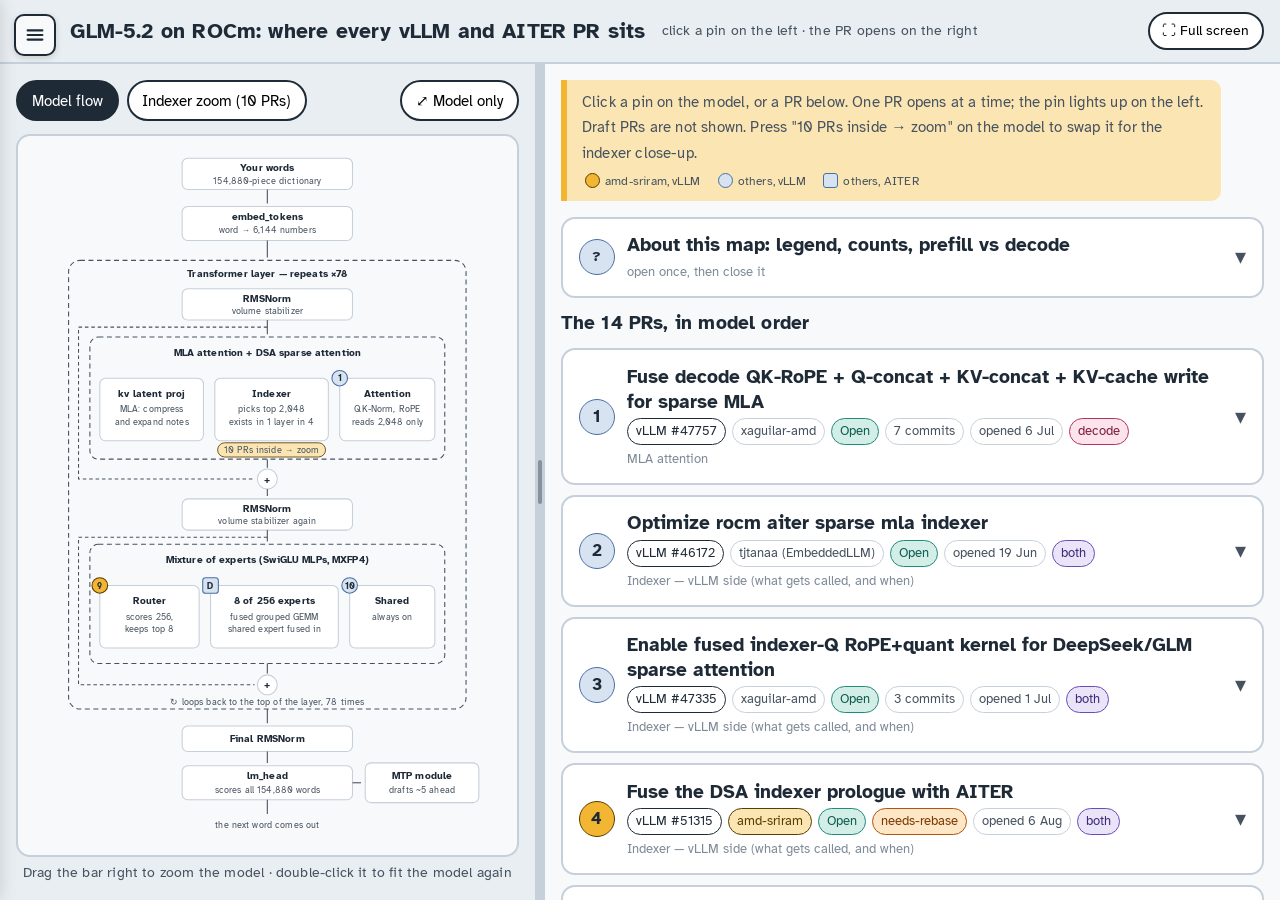
<file: optimization/index.html>
<!DOCTYPE html>
<html lang="en">
<head>
<meta charset="utf-8">
<meta name="viewport" content="width=device-width, initial-scale=1">
<title>GLM – optimization: where every vLLM and AITER PR sits</title>
<link rel="preconnect" href="https://fonts.googleapis.com">
<link href="https://fonts.googleapis.com/css2?family=Atkinson+Hyperlegible:ital,wght@0,400;0,700;1,400&display=swap" rel="stylesheet">
<style>
:root{--paper:#E9EEF2;--sheet:#F7F9FB;--ink:#1F2A37;--ink2:#46525F;--muted:#7D8A98;--line:#C6D0DA;--hl:#F2B632;--hl-soft:#FBE6B3;--hl-ink:#5C3D00;--done:#1E8C7A;--done-soft:#D3EEE7;--att:#4A6FA5;--att-soft:#D7E3F1;--warn:#B45309;--warn-soft:#FDE7C7}
*{box-sizing:border-box}
html{scroll-behavior:smooth}
body{margin:0;background:var(--paper);color:var(--ink);font-family:"Atkinson Hyperlegible",Verdana,"Segoe UI",sans-serif;font-size:18px;line-height:1.65;letter-spacing:.01em}
a{color:var(--att)}
.wrap{max-width:840px;margin:0 auto;padding:2rem 1rem 5rem}
h1{font-size:2em;line-height:1.15;margin:0 0 .3em}
h2{font-size:1.3em;margin:2.2rem 0 .6rem}
h3.group{font-size:1.05em;color:var(--ink2);margin:1.8rem 0 .6rem;padding-bottom:.3em;border-bottom:2px solid var(--line)}
p{max-width:66ch;margin:0 0 1em}
.lead{color:var(--ink2);font-size:1.05em}
.counts{display:flex;flex-wrap:wrap;gap:.6rem;margin:1rem 0 1.5rem}
.counts div{background:var(--sheet);border:2px solid var(--line);border-radius:12px;padding:.6rem .9rem;font-size:.88em}
.counts b{display:block;font-size:1.5em;line-height:1.1}
.stage{background:var(--sheet);border:2px solid var(--line);border-radius:14px;padding:.8rem;margin:1rem 0 1.5rem}
.stage svg{width:100%;height:auto;display:block}
.cap{font-size:.78em;color:var(--ink2);margin:.5rem .2rem 0}
svg text{font-family:inherit;font-size:14px;fill:var(--ink)}
svg text.small{font-size:12px;fill:var(--ink2)}
svg text.bold{font-weight:700}
svg .box{fill:#fff;stroke:var(--line);stroke-width:1.5}
svg .box.lit{fill:var(--hl-soft);stroke:var(--hl-ink)}
svg .arr{stroke:var(--ink2);stroke-width:1.5;fill:none}
svg .pin{cursor:pointer}
svg .pin .mark{stroke-width:1.5}
svg .pin.mine .mark{fill:var(--hl);stroke:var(--hl-ink)}
svg .pin.other .mark{fill:var(--att-soft);stroke:var(--att)}
svg .pin.draft .mark{stroke-dasharray:3 2}
svg .pin text{font-size:12px;font-weight:700;fill:var(--ink);pointer-events:none}
svg .pin.lit .mark{stroke-width:3.5}
svg .pin.pulse .mark{animation:pulse 1s ease-in-out 3}
@keyframes pulse{0%,100%{transform:scale(1)}50%{transform:scale(1.5)}}
svg .pin .mark{transform-box:fill-box;transform-origin:center}
svg .badge{cursor:pointer}
svg .badge rect{fill:var(--hl-soft);stroke:var(--hl-ink);stroke-width:1.2}
.legend{display:flex;gap:1.1rem;flex-wrap:wrap;font-size:.8em;color:var(--ink2);margin:.5rem .2rem 0;align-items:center}
.k{display:inline-block;width:15px;height:15px;vertical-align:-3px;margin-right:5px;border:1.5px solid var(--hl-ink);background:var(--hl);border-radius:50%}
.k.other{background:var(--att-soft);border-color:var(--att)}
.k.sq{border-radius:3px}
.k.draft{border-style:dashed}
article.pr{background:var(--sheet);border:2px solid var(--line);border-radius:14px;padding:1rem 1.2rem;margin:0 0 1rem;scroll-margin-top:1rem}
article.pr.lit{border-color:var(--hl-ink);box-shadow:0 0 0 4px var(--hl-soft)}
article.pr header{display:flex;align-items:flex-start;gap:.8rem}
.num{flex:none;width:36px;height:36px;border-radius:50%;background:var(--hl);border:1.5px solid var(--hl-ink);display:flex;align-items:center;justify-content:center;font-weight:700;font-size:.95em}
.num.other{background:var(--att-soft);border-color:var(--att)}
.num.sq{border-radius:6px}
.num.draft{border-style:dashed}
article.pr h3{font-size:1.05em;margin:.1em 0 .2em;line-height:1.3}
.where{font-size:.85em;color:var(--ink2);margin:0 0 .5em}
.chips{display:flex;flex-wrap:wrap;gap:.4rem;margin:.3rem 0 .7rem}
.chip{font-size:.72em;padding:.15em .6em;border-radius:999px;border:1.5px solid var(--line);background:#fff;color:var(--ink2)}
.chip.open{background:var(--done-soft);border-color:var(--done);color:#0F5D50}
.chip.draft{background:#fff;border-color:var(--ink2);border-style:dashed;color:var(--ink2)}
.chip.rebase{background:var(--warn-soft);border-color:var(--warn);color:#7C3A03}
.chip.mine{background:var(--hl-soft);border-color:var(--hl-ink);color:var(--hl-ink)}
.chip.repo{background:#fff;border-color:var(--ink);color:var(--ink)}
.chip.prefill{background:#E4E8F5;border-color:#3F58A8;color:#26397A}
.chip.decode{background:#FDE4EC;border-color:#B4345C;color:#7A1F3D}
.chip.both{background:#EAE4F8;border-color:#6B4BB8;color:#3F2A7A}
article.pr p{font-size:.92em;margin:0 0 .5em}
article.pr .result{background:#fff;border-left:5px solid var(--hl);padding:.4em .8em;border-radius:0 8px 8px 0;font-size:.9em;margin:.4em 0 .6em}
.links{font-size:.82em;display:flex;gap:1rem;flex-wrap:wrap}
button.map{font:inherit;font-size:.78em;padding:.25em .7em;border-radius:8px;border:1.5px solid var(--ink);background:#fff;cursor:pointer}
button.map:hover{background:var(--hl-soft)}
button:focus-visible,a:focus-visible,svg .pin:focus-visible .mark{outline:3px solid var(--hl);outline-offset:2px}
.note{font-size:.85em;color:var(--ink2);background:var(--sheet);border-left:6px solid var(--att);padding:.6em 1em;border-radius:0 10px 10px 0;margin:1rem 0}
table{border-collapse:collapse;font-size:.8em;width:100%;margin:.6rem 0 1.4rem}
th,td{text-align:left;padding:.45em .6em;border-bottom:1.5px solid var(--line);vertical-align:top}
th{color:var(--ink2)}
@media (prefers-reduced-motion:reduce){html{scroll-behavior:auto}svg .pin.pulse .mark{animation:none}}
</style>
<style>
body{overflow:hidden}
.top{height:64px;display:flex;align-items:center;gap:1rem;padding:0 1rem 0 4.4rem;border-bottom:2px solid var(--line);background:var(--paper)}
.top h1{font-size:1.15em;margin:0;line-height:1.2}
.top .sub{font-size:.8em;color:var(--ink2)}
.top .grow,.viewbar .grow{flex:1}
.top .vbtn{font-size:.78em}
.split{display:grid;grid-template-columns:var(--leftw,50%) 10px minmax(0,1fr);height:calc(100vh - 64px)}
.gutter{cursor:col-resize;background:var(--line);position:relative;touch-action:none}
.gutter::after{content:"";position:absolute;top:50%;left:50%;width:4px;height:44px;margin:-22px 0 0 -2px;border-radius:2px;background:var(--ink2);opacity:.5}
.gutter:hover,.gutter.drag{background:var(--hl)}
.gutter:focus-visible{outline:3px solid var(--hl);outline-offset:-1px}
body.dragging{user-select:none;cursor:col-resize}
body.focus .top,body.focus .right,body.focus .gutter,body.focus .fit{display:none}
body.focus .split{grid-template-columns:1fr;height:100vh}
body.focus .left{padding:.5rem 1rem}
body.focus .viewbar{padding-left:3.2rem}
body.focus #focusBtn{background:var(--hl);color:var(--ink);border-color:var(--hl-ink)}
:fullscreen body,body:fullscreen{background:var(--paper)}
.left{overflow-y:auto;overflow-x:hidden;padding:.6rem .8rem .6rem}
.left .view{display:block}
.left .stage{padding:.5rem}
.left .stage svg{display:block;width:100%;height:auto}
body.focus .left{display:flex;flex-direction:column;overflow:hidden}
body.focus .left .view{flex:1;min-height:0;display:flex;flex-direction:column}
body.focus .left .stage{flex:1;min-height:0;display:flex;flex-direction:column}
body.focus .left .stage svg{flex:1;min-height:0;width:100%;height:100%}
.left .legend{display:none}
.left .fit{font-size:.75em;color:var(--ink2);margin:.3rem 0 0;text-align:center;flex:none;white-space:nowrap;overflow:hidden;text-overflow:ellipsis}
.left,.right{overflow-y:auto;overscroll-behavior:contain;padding:1rem}
.left{border-right:0;background:var(--paper)}
.viewbar{display:flex;gap:.5rem;align-items:center;margin:0 0 .5rem;flex-wrap:nowrap;overflow:hidden;flex:none;position:sticky;top:0;z-index:2;background:var(--paper);padding-bottom:.3rem}
.viewbar .vbtn{white-space:nowrap}
#focusBtn{margin-left:auto}
.left{container-type:inline-size}
@container (max-width:470px){#focusBtn span{display:none}#focusBtn{padding:.3em .6em}}
@container (max-width:400px){.vbtn[data-view="zoom"] span{display:none}}
.vbtn{font:inherit;font-size:.85em;padding:.4em .9em;border-radius:999px;border:2px solid var(--ink);background:#fff;cursor:pointer}
.vbtn.on{background:var(--ink);color:#fff}
.vbtn:focus-visible{outline:3px solid var(--hl);outline-offset:2px}
.view[hidden]{display:none!important}
.left .stage{margin:0}
.right{background:var(--sheet)}
.right h2{font-size:1.05em;margin:.2rem 0 .6rem}
.hint{font-size:.85em;color:var(--ink2);background:var(--hl-soft);border-left:6px solid var(--hl);padding:.6em 1em;border-radius:0 10px 10px 0;margin:0 0 1rem}
article.pr{padding:0;margin:0 0 .6rem;background:#fff;scroll-margin-top:.5rem}
article.pr.open{border-color:var(--hl-ink);box-shadow:0 0 0 4px var(--hl-soft)}
.acc{width:100%;display:flex;align-items:center;gap:.8rem;text-align:left;font:inherit;background:none;border:0;padding:.8rem 1rem;cursor:pointer;border-radius:12px;color:var(--ink)}
.acc:hover{background:var(--hl-soft)}
.acc:focus-visible{outline:3px solid var(--hl);outline-offset:-3px}
.acc .ttl{flex:1;min-width:0}
.acc h3{font-size:1em;margin:0 0 .25em;line-height:1.3}
.acc .chips{margin:0}
.acc .grp{font-size:.72em;color:var(--muted);margin-top:.3em}
.acc .caret{font-size:1.2em;color:var(--ink2);transition:transform .2s}
article.pr.open .caret{transform:rotate(180deg)}
article.pr .body{display:none;padding:0 1.2rem 1rem 1.2rem;border-top:1.5px solid var(--line)}
article.pr.open .body{display:block}
article.pr .body .where{margin:.8em 0 .6em}
#about .body{padding-top:.6rem}
#about .counts{margin:.6rem 0 1rem}
#about .stage{margin:.6rem 0 1rem}
@media (max-width:900px){
  body{overflow:auto}
  .split{display:block;height:auto}
  .left,.right{overflow:visible;height:auto;border-right:0}
  .left{display:block;border-bottom:2px solid var(--line)}
  .left .view,.left .stage{display:block}
  .left .stage svg{height:auto}
  .gutter{display:none}
}
</style>
<style>
/* Shared side-panel navigation for the GLM-5.2 site */
.gnav-btn{position:fixed;top:14px;left:14px;z-index:1000;width:42px;height:42px;border-radius:10px;border:2px solid #1F2A37;background:#F7F9FB;color:#1F2A37;cursor:pointer;display:flex;align-items:center;justify-content:center;padding:0;box-shadow:0 2px 6px rgba(0,0,0,.15)}
.gnav-btn:hover{background:#fff}
.gnav-btn:focus-visible{outline:3px solid #F2B632;outline-offset:2px}
.gnav-btn svg{width:22px;height:22px}
.gnav-overlay{position:fixed;inset:0;background:rgba(15,23,32,.45);z-index:1001;opacity:0;pointer-events:none;transition:opacity .2s}
.gnav-panel{position:fixed;top:0;left:0;bottom:0;width:min(320px,88vw);background:#F7F9FB;color:#1F2A37;z-index:1002;transform:translateX(-102%);transition:transform .22s ease;box-shadow:4px 0 18px rgba(0,0,0,.18);font-family:"Atkinson Hyperlegible",Verdana,"Segoe UI",sans-serif;font-size:17px;line-height:1.5;display:flex;flex-direction:column}
.gnav-open .gnav-panel{transform:none}
.gnav-open .gnav-overlay{opacity:1;pointer-events:auto}
.gnav-head{display:flex;align-items:center;justify-content:space-between;padding:16px 16px 12px;border-bottom:2px solid #C6D0DA}
.gnav-head b{font-size:1.05em}
.gnav-close{width:36px;height:36px;border-radius:8px;border:2px solid #1F2A37;background:#fff;cursor:pointer;font-size:20px;line-height:1}
.gnav-list{list-style:none;margin:0;padding:10px}
.gnav-list li{margin:4px 0}
.gnav-list a{display:block;padding:12px 14px;border-radius:10px;color:#1F2A37;text-decoration:none;border-left:5px solid transparent}
.gnav-list a:hover{background:#fff}
.gnav-list a.now{background:#FBE6B3;border-left-color:#F2B632;color:#5C3D00}
.gnav-list small{display:block;font-size:.78em;color:#46525F}
.gnav-foot{margin-top:auto;padding:12px 16px 16px;font-size:.78em;color:#46525F;border-top:2px solid #C6D0DA}
.gnav-foot a{color:#4A6FA5}

</style>
</head>
<body>
<div class="top"><h1>GLM-5.2 on ROCm: where every vLLM and AITER PR sits</h1><span class="sub">click a pin on the left · the PR opens on the right</span><span class="grow"></span><button class="vbtn" id="fsBtn" title="Use the whole screen (Esc to leave)">⛶ Full screen</button></div>
<div class="split">
<div class="left">
  <div class="viewbar"><button class="vbtn on" data-view="model">Model flow</button><button class="vbtn" data-view="zoom">Indexer<span> zoom (10 PRs)</span></button><span class="grow"></span><button class="vbtn" id="focusBtn" title="Model only: hide the list and use the whole window (press again or Esc to come back)" aria-label="Model only">⤢<span> Model only</span></button></div>
  <div id="view-model" class="view">
<div class="stage">
<svg viewBox="0 0 680 990" role="img" aria-label="GLM-5.2 dataflow with numbered pins marking where each pull request applies">
  <g id="n0"><rect class="box" x="220" y="20" width="240" height="44" rx="8"/><text x="340" y="38" text-anchor="middle" class="bold">Your words</text><text x="340" y="56" text-anchor="middle" class="small">154,880-piece dictionary</text></g>
  <line class="arr" x1="340" y1="64" x2="340" y2="84" marker-end="url(#ah)"/>
  <g id="n1"><rect class="box" x="220" y="88" width="240" height="48" rx="8"/><text x="340" y="107" text-anchor="middle" class="bold">embed_tokens</text><text x="340" y="126" text-anchor="middle" class="small">word → 6,144 numbers</text></g>
  <line class="arr" x1="340" y1="136" x2="340" y2="160" marker-end="url(#ah)"/>
  <rect x="60" y="164" width="560" height="632" rx="16" fill="none" stroke="var(--ink2)" stroke-width="1.5" stroke-dasharray="7 5"/>
  <text x="340" y="188" text-anchor="middle" class="bold">Transformer layer — repeats ×78</text>
  <g id="n2"><rect class="box" x="220" y="204" width="240" height="44" rx="8"/><text x="340" y="222" text-anchor="middle" class="bold">RMSNorm</text><text x="340" y="240" text-anchor="middle" class="small">volume stabilizer</text></g>
  <line class="arr" x1="340" y1="248" x2="340" y2="268" marker-end="url(#ah)"/>
  <rect x="90" y="272" width="500" height="172" rx="12" fill="none" stroke="var(--ink2)" stroke-width="1.5" stroke-dasharray="7 5"/>
  <text x="340" y="298" text-anchor="middle" class="bold">MLA attention + DSA sparse attention</text>
  <g id="n3"><rect class="box" x="104" y="330" width="146" height="88" rx="8"/><text x="177" y="356" text-anchor="middle" class="bold">kv latent proj</text><text x="177" y="378" text-anchor="middle" class="small">MLA: compress</text><text x="177" y="396" text-anchor="middle" class="small">and expand notes</text></g>
  <g id="n4"><rect class="box" x="266" y="330" width="160" height="88" rx="8"/><text x="346" y="356" text-anchor="middle" class="bold">Indexer</text><text x="346" y="378" text-anchor="middle" class="small">picks top 2,048</text><text x="346" y="396" text-anchor="middle" class="small">exists in 1 layer in 4</text></g>
  <g id="n5"><rect class="box" x="442" y="330" width="134" height="88" rx="8"/><text x="509" y="356" text-anchor="middle" class="bold">Attention</text><text x="509" y="378" text-anchor="middle" class="small">QK-Norm, RoPE</text><text x="509" y="396" text-anchor="middle" class="small">reads 2,048 only</text></g>
  <g class="badge" id="zoomBadge" tabindex="0" role="button" aria-label="Ten PRs inside the indexer, jump to zoom"><rect x="270" y="421" width="152" height="20" rx="10"/><text x="346" y="435" text-anchor="middle" class="small">10 PRs inside → zoom</text></g>
  <line class="arr" x1="340" y1="444" x2="340" y2="456" marker-end="url(#ah)"/>
  <path d="M 340 258 L 74 258 L 74 472 L 322 472" class="arr" stroke-dasharray="5 4" marker-end="url(#ah)"/>
  <g id="n6"><circle class="box" cx="340" cy="472" r="14"/><text x="340" y="477" text-anchor="middle" class="bold">+</text></g>
  <line class="arr" x1="340" y1="486" x2="340" y2="496" marker-end="url(#ah)"/>
  <g id="n7"><rect class="box" x="220" y="500" width="240" height="44" rx="8"/><text x="340" y="518" text-anchor="middle" class="bold">RMSNorm</text><text x="340" y="536" text-anchor="middle" class="small">volume stabilizer again</text></g>
  <line class="arr" x1="340" y1="544" x2="340" y2="560" marker-end="url(#ah)"/>
  <rect x="90" y="564" width="500" height="168" rx="12" fill="none" stroke="var(--ink2)" stroke-width="1.5" stroke-dasharray="7 5"/>
  <text x="340" y="590" text-anchor="middle" class="bold">Mixture of experts (SwiGLU MLPs, MXFP4)</text>
  <g id="n8"><rect class="box" x="104" y="622" width="140" height="88" rx="8"/><text x="174" y="648" text-anchor="middle" class="bold">Router</text><text x="174" y="670" text-anchor="middle" class="small">scores 256,</text><text x="174" y="688" text-anchor="middle" class="small">keeps top 8</text></g>
  <g id="n9"><rect class="box" x="260" y="622" width="180" height="88" rx="8"/><text x="350" y="648" text-anchor="middle" class="bold">8 of 256 experts</text><text x="350" y="670" text-anchor="middle" class="small">fused grouped GEMM</text><text x="350" y="688" text-anchor="middle" class="small">shared expert fused in</text></g>
  <g id="n10"><rect class="box" x="456" y="622" width="120" height="88" rx="8"/><text x="516" y="648" text-anchor="middle" class="bold">Shared</text><text x="516" y="670" text-anchor="middle" class="small">always on</text></g>
  <line class="arr" x1="340" y1="732" x2="340" y2="746" marker-end="url(#ah)"/>
  <path d="M 340 554 L 74 554 L 74 762 L 322 762" class="arr" stroke-dasharray="5 4" marker-end="url(#ah)"/>
  <g id="n11"><circle class="box" cx="340" cy="762" r="14"/><text x="340" y="767" text-anchor="middle" class="bold">+</text></g>
  <text x="340" y="790" text-anchor="middle" class="small">↻ loops back to the top of the layer, 78 times</text>
  <line class="arr" x1="340" y1="796" x2="340" y2="816" marker-end="url(#ah)"/>
  <g id="n12"><rect class="box" x="220" y="820" width="240" height="36" rx="8"/><text x="340" y="843" text-anchor="middle" class="bold">Final RMSNorm</text></g>
  <line class="arr" x1="340" y1="856" x2="340" y2="872" marker-end="url(#ah)"/>
  <g id="n13"><rect class="box" x="220" y="876" width="240" height="48" rx="8"/><text x="340" y="895" text-anchor="middle" class="bold">lm_head</text><text x="340" y="914" text-anchor="middle" class="small">scores all 154,880 words</text></g>
  <g id="n14"><rect class="box" x="478" y="872" width="160" height="56" rx="8"/><text x="558" y="894" text-anchor="middle" class="bold">MTP module</text><text x="558" y="914" text-anchor="middle" class="small">drafts ~5 ahead</text></g>
  <line class="arr" x1="460" y1="900" x2="472" y2="900" marker-end="url(#ah)"/>
  <line class="arr" x1="340" y1="924" x2="340" y2="944" marker-end="url(#ah)"/>
  <text x="340" y="964" text-anchor="middle" class="small">the next word comes out</text>
  <g class="pin other" data-pr="v47757" data-node="n5" tabindex="0" role="button" aria-label="Pin 1, vLLM 47757, fused RoPE, concat and cache write before attention"><circle class="mark" cx="442" cy="330" r="11"/><text x="442" y="334.5" text-anchor="middle">1</text></g>
  <g class="pin mine" data-pr="v50535" data-node="n8" tabindex="0" role="button" aria-label="Pin 9, vLLM 50535, router"><circle class="mark" cx="104" cy="622" r="11"/><text x="104" y="626.5" text-anchor="middle">9</text></g>
  <g class="pin other" data-pr="a4629" data-node="n9" tabindex="0" role="button" aria-label="Pin D, AITER 4629, fused MoE"><rect class="mark" x="249" y="611" width="22" height="22" rx="4"/><text x="260" y="626.5" text-anchor="middle">D</text></g>
  <g class="pin other" data-pr="v53248" data-node="n10" tabindex="0" role="button" aria-label="Pin 10, vLLM 53248, shared expert fusion"><circle class="mark" cx="456" cy="622" r="11"/><text x="456" y="626.5" text-anchor="middle">10</text></g>
</svg>
<div class="legend"><span><span class="k"></span>amd-sriram, vLLM</span><span><span class="k other"></span>others, vLLM</span><span><span class="k other sq"></span>others, AITER</span></div>
</div>
  </div>
  <div id="view-zoom" class="view" hidden>
<div class="stage">
<svg viewBox="0 0 680 362" role="img" aria-label="Indexer pipeline with vLLM pins above each stage and AITER kernel pins below">
  <path d="M 20 44 L 20 32 L 660 32 L 660 44" fill="none" stroke="var(--ink2)" stroke-width="1.5"/>
  <text x="330" y="24" text-anchor="middle" class="small">whole module: vllm/v1/attention/ops/rocm_aiter_mla_sparse.py</text>
  <text x="20" y="62" class="small">vLLM ↓</text>
  <g id="z1"><rect class="box" x="20" y="80" width="118" height="96" rx="8"/><text x="79" y="106" text-anchor="middle" class="bold">Prologue</text><text x="79" y="126" text-anchor="middle" class="small">K-norm, RoPE,</text><text x="79" y="142" text-anchor="middle" class="small">FP8 quant,</text><text x="79" y="158" text-anchor="middle" class="small">K-cache write</text></g>
  <line class="arr" x1="138" y1="128" x2="152" y2="128" marker-end="url(#ah)"/>
  <g id="z2"><rect class="box" x="156" y="80" width="118" height="96" rx="8"/><text x="215" y="106" text-anchor="middle" class="bold">Score</text><text x="215" y="126" text-anchor="middle" class="small">MQA logits:</text><text x="215" y="142" text-anchor="middle" class="small">new word vs</text><text x="215" y="158" text-anchor="middle" class="small">every note</text></g>
  <line class="arr" x1="274" y1="128" x2="288" y2="128" marker-end="url(#ah)"/>
  <g id="z3"><rect class="box" x="292" y="80" width="100" height="96" rx="8"/><text x="342" y="106" text-anchor="middle" class="bold">Sanitize</text><text x="342" y="126" text-anchor="middle" class="small">NaN/Inf →</text><text x="342" y="142" text-anchor="middle" class="small">safe values</text></g>
  <line class="arr" x1="392" y1="128" x2="406" y2="128" marker-end="url(#ah)"/>
  <g id="z4"><rect class="box" x="410" y="80" width="100" height="96" rx="8"/><text x="460" y="106" text-anchor="middle" class="bold">Top-k</text><text x="460" y="126" text-anchor="middle" class="small">keep the best</text><text x="460" y="142" text-anchor="middle" class="small">2,048</text></g>
  <line class="arr" x1="510" y1="128" x2="524" y2="128" marker-end="url(#ah)"/>
  <g id="z5"><rect class="box" x="528" y="80" width="132" height="96" rx="8"/><text x="594" y="106" text-anchor="middle" class="bold">Remap</text><text x="594" y="126" text-anchor="middle" class="small">positions →</text><text x="594" y="142" text-anchor="middle" class="small">paged KV indices</text></g>
  <text x="20" y="210" class="small">AITER ↑ kernels underneath</text>
  <path d="M 594 176 L 594 246 L 420 246" class="arr" marker-end="url(#ah)"/>
  <g id="z6"><rect class="box" x="212" y="226" width="204" height="44" rx="8"/><text x="314" y="246" text-anchor="middle" class="bold">Shared list → next 3 layers</text><text x="314" y="262" text-anchor="middle" class="small">IndexShare: they skip all of the above</text></g>
  <path d="M 212 248 L 130 248 L 130 290 L 300 290" class="arr" marker-end="url(#ah)"/>
  <g id="z7"><rect class="box" x="304" y="274" width="200" height="36" rx="8"/><text x="404" y="297" text-anchor="middle" class="bold">MLA attention reads 2,048</text></g>

  <g class="pin other" data-pr="v46172" data-node="z1" tabindex="0" role="button" aria-label="Pin 2, vLLM 46172, prologue and top-k"><circle class="mark" cx="20" cy="80" r="11"/><text x="20" y="84.5" text-anchor="middle">2</text></g>
  <g class="pin other" data-pr="v47335" data-node="z1" tabindex="0" role="button" aria-label="Pin 3, vLLM 47335, prologue query side"><circle class="mark" cx="46" cy="80" r="11"/><text x="46" y="84.5" text-anchor="middle">3</text></g>
  <g class="pin mine" data-pr="v51315" data-node="z1" tabindex="0" role="button" aria-label="Pin 4, vLLM 51315, prologue key side"><circle class="mark" cx="72" cy="80" r="11"/><text x="72" y="84.5" text-anchor="middle">4</text></g>
  <g class="pin mine" data-pr="v51314" data-node="z2" tabindex="0" role="button" aria-label="Pin 5, vLLM 51314, score prefill"><circle class="mark" cx="156" cy="80" r="11"/><text x="156" y="84.5" text-anchor="middle">5</text></g>
  <g class="pin mine" data-pr="v53789" data-node="z3" tabindex="0" role="button" aria-label="Pin 6, vLLM 53789, sanitize"><circle class="mark" cx="292" cy="80" r="11"/><text x="292" y="84.5" text-anchor="middle">6</text></g>
  <g class="pin other" data-pr="v46172" data-node="z4" tabindex="0" role="button" aria-label="Pin 2 again, vLLM 46172, top-k"><circle class="mark" cx="410" cy="80" r="11"/><text x="410" y="84.5" text-anchor="middle">2</text></g>
  <g class="pin mine" data-pr="v51309" data-node="z5" tabindex="0" role="button" aria-label="Pin 7, vLLM 51309, remap"><circle class="mark" cx="528" cy="80" r="11"/><text x="528" y="84.5" text-anchor="middle">7</text></g>
  <g class="pin mine" data-pr="v53792" data-node="z0" tabindex="0" role="button" aria-label="Pin 8, vLLM 53792, whole module"><circle class="mark" cx="660" cy="38" r="11"/><text x="660" y="42.5" text-anchor="middle">8</text></g>
  <g class="pin other" data-pr="a4538" data-node="z2" tabindex="0" role="button" aria-label="Pin A, AITER 4538, score prefill kernel"><rect class="mark" x="145" y="165" width="22" height="22" rx="4"/><text x="156" y="180.5" text-anchor="middle">A</text></g>
  <g class="pin other" data-pr="a4221" data-node="z2" tabindex="0" role="button" aria-label="Pin B, AITER 4221, score decode kernel"><rect class="mark" x="171" y="165" width="22" height="22" rx="4"/><text x="182" y="180.5" text-anchor="middle">B</text></g>
  <g class="pin other" data-pr="a4355" data-node="z4" tabindex="0" role="button" aria-label="Pin C, AITER 4355, top-k kernel"><rect class="mark" x="399" y="165" width="22" height="22" rx="4"/><text x="410" y="180.5" text-anchor="middle">C</text></g>
  <text x="20" y="318" class="small">Prologue: 2 wired the AITER kernels in (and also touches top-k).</text>
  <text x="20" y="334" class="small">3 fuses the query side of the prologue; 4 fuses the key side and the cache write.</text>
  <text x="20" y="350" class="small">5 and A = prefill path; B = decode path. 8 touches every function in the file.</text>
</svg>
</div>
    <p class="fit">Press "Model flow" above to go back to the whole model.</p>
  </div>
  <p class="fit">Drag the bar right to zoom the model · double-click it to fit the model again</p>
</div>
<div class="gutter" id="gutter" role="separator" aria-orientation="vertical" aria-label="Resize panels" tabindex="0" title="Drag to resize, double-click to reset"></div>
<div class="right">
  <p class="hint">Click a pin on the model, or a PR below. One PR opens at a time; the pin lights up on the left. Draft PRs are not shown. Press "10 PRs inside → zoom" on the model to swap it for the indexer close-up.<br><span class="legend" style="margin-top:.4rem"><span><span class="k"></span>amd-sriram, vLLM</span><span><span class="k other"></span>others, vLLM</span><span><span class="k other sq"></span>others, AITER</span></span></p>
  <article class="pr" id="about">
    <button class="acc" aria-expanded="false"><div class="num other" style="font-size:.8em">?</div><div class="ttl"><h3>About this map: legend, counts, prefill vs decode</h3><div class="grp">open once, then close it</div></div><span class="caret" aria-hidden="true">▾</span></button>
    <div class="body">
      <p class="lead" style="font-size:.95em">Fourteen open pull requests, pinned onto the model's dataflow. Circles are vLLM (the engine that decides what to run). Squares are AITER (the AMD kernel library that does the computing). Amber means amd-sriram's own PR; blue means someone else's. Status as of 12 September 2026.</p>
<div class="stage">
<svg viewBox="0 0 680 120" role="img" aria-label="The software stack: model design from Z.ai, vLLM engine, AITER kernels, MI355X GPU">
  <defs><marker id="ah" viewBox="0 0 10 10" refX="8" refY="5" markerWidth="6" markerHeight="6" orient="auto"><path d="M2 1L8 5L2 9" fill="none" stroke="context-stroke" stroke-width="1.5" stroke-linecap="round" stroke-linejoin="round"/></marker></defs>
  <rect class="box" x="16" y="30" width="146" height="60" rx="8"/><text x="89" y="54" text-anchor="middle" class="bold">GLM-5.2 design</text><text x="89" y="74" text-anchor="middle" class="small">Z.ai: what to compute</text>
  <line class="arr" x1="162" y1="60" x2="182" y2="60" marker-end="url(#ah)"/>
  <rect class="box" x="186" y="30" width="146" height="60" rx="8"/><text x="259" y="54" text-anchor="middle" class="bold">vLLM</text><text x="259" y="74" text-anchor="middle" class="small">engine: what runs, when</text>
  <line class="arr" x1="332" y1="60" x2="352" y2="60" marker-end="url(#ah)"/>
  <rect class="box" x="356" y="30" width="146" height="60" rx="8"/><text x="429" y="54" text-anchor="middle" class="bold">AITER</text><text x="429" y="74" text-anchor="middle" class="small">the GPU kernels</text>
  <line class="arr" x1="502" y1="60" x2="522" y2="60" marker-end="url(#ah)"/>
  <rect class="box" x="526" y="30" width="138" height="60" rx="8"/><text x="595" y="54" text-anchor="middle" class="bold">MI355X</text><text x="595" y="74" text-anchor="middle" class="small">gfx950, TP=4</text>
  <text x="16" y="110" class="small">10 vLLM PRs (circles) · 4 AITER PRs (squares) · the same GLM-5.2 stage can have both, one above the other</text>
</svg>
</div>
<div class="counts">
  <div><b>14</b>open PRs mapped</div>
  <div><b>2 · 5 · 7</b>prefill-only · decode-only · both</div>
  <div><b>10 + 4</b>vLLM + AITER</div>
  <div><b>6</b>by amd-sriram</div>
  <div><b>10</b>inside the DSA indexer</div>
  <div><b>3</b>in the MoE block</div>
  <div><b>1</b>in MLA attention</div>
</div>


<h2>Prefill or decode?</h2>
<p>Every pass through the model is one of two kinds. <b>Prefill</b> is the first pass: the whole prompt goes through all 78 layers at once, fills the KV cache, and produces the first token; it is compute-heavy and sets the time to first token (TTFT). <b>Decode</b> is every pass after that: one new token per sequence goes through the 78 layers, reads the cache, adds one entry; it is memory-bound and sets the time per output token (TPOT). GLM-5.2 uses different kernels for the two, so each PR below carries a phase label: <span class="chip prefill">prefill</span> <span class="chip decode">decode</span> <span class="chip both">both</span>.</p>

      <h2>How the pieces fit</h2>
<p>Read the indexer zoom top to bottom and you get the division of labour. AITER PRs A, B and C build faster kernels for scoring and top-k. vLLM PR 2 wires AITER kernels in; 3 and 4 fuse the query side and the key side of the prologue; 5 and 6 stop vLLM doing wasted work around the scores; 7 makes vLLM honour IndexShare; 8 is hygiene in the same file. In the attention block, 1 fuses the RoPE, concat and cache write that run before every MLA read. In the MoE block, 10 unlocks the fused shared expert, D tunes the fused kernel, and 9 gives the router its fast GEMM.</p>
<div class="note">Result numbers below come from each PR's own description. The two xaguilar-amd PRs were measured on GLM-5.2-FP8 with MI325X (gfx942) at TP=8; all others on amd/GLM-5.2-MXFP4 with MI355X at TP=4. Statuses were read from GitHub on 12 September 2026.</div>
    </div>
  </article>
  <h2>The 14 PRs, in model order</h2>
<article class="pr" id="pr-v47757" data-view="model">
  <button class="acc" aria-expanded="false"><div class="num other">1</div><div class="ttl"><h3>Fuse decode QK-RoPE + Q-concat + KV-concat + KV-cache write for sparse MLA</h3><div class="chips"><span class="chip repo">vLLM #47757</span><span class="chip">xaguilar-amd</span><span class="chip open">Open</span><span class="chip">7 commits</span><span class="chip">opened 6 Jul</span><span class="chip decode" title="the fused kernel lives on the sparse-MLA decode path, one token per sequence">decode</span></div><div class="grp">MLA attention</div></div><span class="caret" aria-hidden="true">▾</span></button>
  <div class="body"><div class="where">Where: the attention block itself, the per-layer query and key preparation that runs right before MLA attention reads the 2,048 notes. Phase: decode — the fused kernel lives on the sparse-MLA decode path, one token per sequence.</div>
  <p>On ROCm the sparse-MLA decode path ran four back-to-back ops per layer: RoPE on the position parts of q and k, the query concat, the KV concat, and the fp8 KV-cache write. This collapses them into one AITER kernel, fused_qk_rope_concat_and_cache_mla, dispatched from the MLA layer with a clean fallback whenever the gate does not apply (non-ROCm, no AITER, non-fp8 cache). Positions travel as a real argument because a forward-context stash was not torch.compile or CUDA-graph safe.</p>
  <div class="result">GLM-5.2-FP8 on gfx942, TP=8: TPOT and throughput about 1.02 to 1.04× across the sweep (for example +3.7% at ISL 1024 concurrency 1, +4.0% throughput at ISL 8192 concurrency 32). gsm8k 0.94, unchanged. The MTP drafters reuse the same MLA layers, so they get the fusion too.</div>
  <div class="links"><a href="https://github.com/vllm-project/vllm/pull/47757">PR #47757</a><button class="map" data-goto="v47757">Show on map</button></div>
</div>
</article>
<article class="pr" id="pr-v46172" data-view="zoom">
  <button class="acc" aria-expanded="false"><div class="num other">2</div><div class="ttl"><h3>Optimize rocm aiter sparse mla indexer</h3><div class="chips"><span class="chip repo">vLLM #46172</span><span class="chip">tjtanaa (EmbeddedLLM)</span><span class="chip open">Open</span><span class="chip">opened 19 Jun</span><span class="chip both" title="cp_gather K-quant-cache serves prefill, top_k_per_row_decode serves decode">both</span></div><div class="grp">Indexer — vLLM side (what gets called, and when)</div></div><span class="caret" aria-hidden="true">▾</span></button>
  <div class="body"><div class="where">Where: indexer prologue and top-k. The PR that first wired three AITER kernels into the sparse path: cp_gather_indexer_k_quant_cache, indexer_k_quant_and_cache, top_k_per_row_decode. Phase: both — cp_gather K-quant-cache serves prefill, top_k_per_row_decode serves decode.</div>
  <p>Follows the "speed of light" layout from AMD's ATOM plugin for top-k 2,048, so vLLM and ATOM share the same AITER kernels going forward. It also introduced the module-level FP8_DTYPE constant that pin 8 finishes wiring up.</p>
  <div class="result">Validated on DeepSeek-V3.2 at 1M context: gsm8k about 0.95 at block sizes 1 and 64, with performance gains from all three kernels. This is the foundation most of the amber indexer pins build on.</div>
  <div class="links"><a href="https://github.com/vllm-project/vllm/pull/46172">PR #46172</a><button class="map" data-goto="v46172">Show on map</button></div>
</div>
</article>
<article class="pr" id="pr-v47335" data-view="zoom">
  <button class="acc" aria-expanded="false"><div class="num other">3</div><div class="ttl"><h3>Enable fused indexer-Q RoPE+quant kernel for DeepSeek/GLM sparse attention</h3><div class="chips"><span class="chip repo">vLLM #47335</span><span class="chip">xaguilar-amd</span><span class="chip open">Open</span><span class="chip">3 commits</span><span class="chip">opened 1 Jul</span><span class="chip both" title="query prep runs in every pass; the PR measured its gain on decode">both</span></div><div class="grp">Indexer — vLLM side (what gets called, and when)</div></div><span class="caret" aria-hidden="true">▾</span></button>
  <div class="body"><div class="where">Where: indexer stage 1, the query side of the prologue. Pin 4 is the matching key side. Phase: both — query prep runs in every pass; the PR measured its gain on decode.</div>
  <p>The fused_indexer_q_rope_quant kernel already existed in vLLM and already ran on CUDA; on ROCm the same work fell back to a chain of small Triton and elementwise kernels per sparse layer per decode token. A two-line enablement turns it on for glm_moe_dsa: query-side RoPE, FP8 quantization and the weight-scale fold become one launch, four Q-side kernels → one.</p>
  <div class="result">About 170 ms of self-GPU time reclaimed on rank 0 over a decode capture, roughly 0.7% of the total; a consistent 0.3–0.9% end-to-end improvement on GLM-5.2-FP8 at TP=8 with no credible regression. gsm8k 0.9469, unchanged.</div>
  <div class="links"><a href="https://github.com/vllm-project/vllm/pull/47335">PR #47335</a><button class="map" data-goto="v47335">Show on map</button></div>
</div>
</article>
<article class="pr" id="pr-v51315" data-view="zoom">
  <button class="acc" aria-expanded="false"><div class="num">4</div><div class="ttl"><h3>Fuse the DSA indexer prologue with AITER</h3><div class="chips"><span class="chip repo">vLLM #51315</span><span class="chip mine">amd-sriram</span><span class="chip open">Open</span><span class="chip rebase">needs-rebase</span><span class="chip">opened 6 Aug</span><span class="chip both" title="measured on both, and they move in opposite directions: decode −66%, prefill +65%">both</span></div><div class="grp">Indexer — vLLM side (what gets called, and when)</div></div><span class="caret" aria-hidden="true">▾</span></button>
  <div class="body"><div class="where">Where: indexer stage 1, the key side of the prologue. Four kernels, K normalization, Q/K RoPE, FP8 quantization, K-cache write, become one fused AITER kernel. Phase: both — measured on both, and they move in opposite directions: decode −66%, prefill +65%.</div>
  <p>Uses AITER's fused indexer_qk_rope_quant_and_cache kernel for the supported BF16/FP8 shape; other shapes keep the old path.</p>
  <div class="result">Launches 4 → 1. Decode stage 17.4 µs → 5.9 µs (−66%), prefill 164 µs → 271 µs (+65%). Net prologue GPU time −4.8%; throughput +0.7%, TPOT −0.7%. Accuracy unchanged.</div>
  <div class="links"><a href="https://github.com/vllm-project/vllm/pull/51315">PR #51315</a><button class="map" data-goto="v51315">Show on map</button></div>
</div>
</article>
<article class="pr" id="pr-v51314" data-view="zoom">
  <button class="acc" aria-expanded="false"><div class="num">5</div><div class="ttl"><h3>Skip cleaning sparse prefill MQA logits</h3><div class="chips"><span class="chip repo">vLLM #51314</span><span class="chip mine">amd-sriram</span><span class="chip open">Open</span><span class="chip">opened 6 Aug</span><span class="chip prefill" title="the prefill logits buffer only; TTFT moves, throughput does not">prefill</span></div><div class="grp">Indexer — vLLM side (what gets called, and when)</div></div><span class="caret" aria-hidden="true">▾</span></button>
  <div class="body"><div class="where">Where: indexer stage 2, prefill path. The buffer holding the scores of the new word against every note. Phase: prefill — the prefill logits buffer only; TTFT moves, throughput does not.</div>
  <p>The scores buffer was created with torch.full(−inf), an FP32 fill before every logits kernel. The only reader never looks at the padding, so the fill is unnecessary. Passes clean_logits=False and uses torch.empty.</p>
  <div class="result">18,162 fill launches → 0; 1.25 s of GPU time removed (0.89% of kernel time). TTFT −1.1% geomean at ISL 8192, −4.9% at concurrency 32. Throughput flat, as expected for a prefill-only change.</div>
  <div class="links"><a href="https://github.com/vllm-project/vllm/pull/51314">PR #51314</a><button class="map" data-goto="v51314">Show on map</button></div>
</div>
</article>
<article class="pr" id="pr-v53789" data-view="zoom">
  <button class="acc" aria-expanded="false"><div class="num">6</div><div class="ttl"><h3>Bound the decode paged-MQA-logits sanitize to the top-k read region</h3><div class="chips"><span class="chip repo">vLLM #53789</span><span class="chip mine">amd-sriram</span><span class="chip open">Open</span><span class="chip rebase">needs-rebase</span><span class="chip">opened 25 Aug</span><span class="chip decode" title="the decode sanitize runs every decode step; gain grows with concurrency">decode</span></div><div class="grp">Indexer — vLLM side (what gets called, and when)</div></div><span class="caret" aria-hidden="true">▾</span></button>
  <div class="body"><div class="where">Where: indexer stage 3, between scoring and top-k, decode path. Phase: decode — the decode sanitize runs every decode step; gain grows with concurrency.</div>
  <p>Every decode step ran nan_to_num_(−inf) over the whole [rows, max_model_len] workspace, 43 µs per call at max_model_len 258,048 regardless of context. A small Triton kernel now sanitizes only the slice top-k reads.</p>
  <div class="result">Per call 43.1 µs → 4.6 µs; 426 ms → 52 ms total on rank 0. +3.2% throughput and −3.3% TPOT at concurrency 256, geomean +0.6%. gsm8k unchanged; 9 kernel tests pass.</div>
  <div class="links"><a href="https://github.com/vllm-project/vllm/pull/53789">PR #53789</a><button class="map" data-goto="v53789">Show on map</button></div>
</div>
</article>
<article class="pr" id="pr-v51309" data-view="zoom">
  <button class="acc" aria-expanded="false"><div class="num">7</div><div class="ttl"><h3>Skip redundant sparse index remap on non-indexer layers</h3><div class="chips"><span class="chip repo">vLLM #51309</span><span class="chip mine">amd-sriram</span><span class="chip open">Open</span><span class="chip rebase">needs-rebase</span><span class="chip">mrv1-only</span><span class="chip">opened 6 Aug</span><span class="chip both" title="the remap ran on every layer of every pass; TTFT and throughput both improved">both</span></div><div class="grp">Indexer — vLLM side (what gets called, and when)</div></div><span class="caret" aria-hidden="true">▾</span></button>
  <div class="body"><div class="where">Where: indexer stage 5 and the IndexShare wire. The PR that directly reflects the "1 layer in 4" design. Phase: both — the remap ran on every layer of every pass; TTFT and throughput both improved.</div>
  <p>With cross-layer index sharing, only indexer-owning layers update the shared top-k buffer, but the old path still remapped it on every layer. Now the remap runs only where a layer owns an indexer: 21 of 78 layers with index_topk_freq=4.</p>
  <div class="result">Remap launches −73%, remap GPU time 2,392 ms → 646 ms. Throughput +0.6% geomean, TTFT −0.9%. Bit-identical indices, so no output change.</div>
  <div class="links"><a href="https://github.com/vllm-project/vllm/pull/51309">PR #51309</a><button class="map" data-goto="v51309">Show on map</button></div>
</div>
</article>
<article class="pr" id="pr-v53792" data-view="zoom">
  <button class="acc" aria-expanded="false"><div class="num">8</div><div class="ttl"><h3>Resolve the indexer fp8 cache dtype once at import</h3><div class="chips"><span class="chip repo">vLLM #53792</span><span class="chip mine">amd-sriram</span><span class="chip open">Open</span><span class="chip open">ready</span><span class="chip rebase">needs-rebase</span><span class="chip">opened 25 Aug</span><span class="chip both" title="every call site in the module, every pass">both</span></div><div class="grp">Indexer — vLLM side (what gets called, and when)</div></div><span class="caret" aria-hidden="true">▾</span></button>
  <div class="body"><div class="where">Where: every function in rocm_aiter_mla_sparse.py. Phase: both — every call site in the module, every pass.</div>
  <p>fp8_dtype() cannot change after import but was called on every function invocation, once per DSA layer per forward pass. Pin 2 added a module constant and wired two of six call sites; this routes all of them through it.</p>
  <div class="result">Code hygiene, no behavior change: six lookups per layer per pass → one at import. The only pin labelled "ready".</div>
  <div class="links"><a href="https://github.com/vllm-project/vllm/pull/53792">PR #53792</a><button class="map" data-goto="v53792">Show on map</button></div>
</div>
</article>
<article class="pr" id="pr-a4538" data-view="zoom">
  <button class="acc" aria-expanded="false"><div class="num other sq">A</div><div class="ttl"><h3>FlyDSL gfx950 FP8 MQA logits indexer kernel</h3><div class="chips"><span class="chip repo">AITER #4538</span><span class="chip">vpietila-amd</span><span class="chip open">Open</span><span class="chip">32 commits</span><span class="chip">opened 3 Aug</span><span class="chip prefill" title="the dense MQA-logits kernel for prefill shapes">prefill</span></div><div class="grp">Indexer — AITER side (the kernels underneath)</div></div><span class="caret" aria-hidden="true">▾</span></button>
  <div class="body"><div class="where">Where: indexer stage 2, the scoring kernel itself, prefill shapes. Drop-in replacement for the Triton/Gluon kernel on MI355X. Phase: prefill — the dense MQA-logits kernel for prefill shapes.</div>
  <p>Two gfx950 implementations: a direct-load kernel and an LDS-staged one that uses the async global-to-LDS DMA, XOR swizzling, and 3 LDS buffers with prefetch depth 2 so only one barrier is needed. An auto-selector picks the instance per shape.</p>
  <div class="result">Versus Triton/Gluon on gfx950: 1.22× at 4096×4096 and 8192×8192, 3.2× at 671×131072, 10.6× at 128×32768. This is the kernel pin 5 feeds.</div>
  <div class="links"><a href="https://github.com/ROCm/aiter/pull/4538">AITER PR #4538</a><button class="map" data-goto="a4538">Show on map</button></div>
</div>
</article>
<article class="pr" id="pr-a4221" data-view="zoom">
  <button class="acc" aria-expanded="false"><div class="num other sq">B</div><div class="ttl"><h3>FlyDSL paged MLA indexer</h3><div class="chips"><span class="chip repo">AITER #4221</span><span class="chip">fhuizing</span><span class="chip open">Open</span><span class="chip">52 commits</span><span class="chip">opened 13 Jul</span><span class="chip decode" title="the paged decode indexer, with ragged next_n for MTP verification">decode</span></div><div class="grp">Indexer — AITER side (the kernels underneath)</div></div><span class="caret" aria-hidden="true">▾</span></button>
  <div class="body"><div class="where">Where: indexer stage 2, the scoring kernel for decode, reading K from the paged FP8 cache through a block table (block size 64). Phase: decode — the paged decode indexer, with ragged next_n for MTP verification.</div>
  <p>Computes logits[m, n] = Σ_h ReLU(⟨Q[m,h], K[n]⟩ · kv_scale[n]) · weights[m,h] on gfx950. Its distinctive feature is a ragged per-sequence next_n, so one captured graph serves any mix of 1 to num_speculative_tokens + 1 verification tokens per request, the varlen decode that MTP's confidence-scheduled verification needs.</p>
  <div class="result">Makes the decode indexer match what the MTP sketcher asks for: verify a different number of drafted words per request in the same step. Pin 6 operates on this kernel's output buffer.</div>
  <div class="links"><a href="https://github.com/ROCm/aiter/pull/4221">AITER PR #4221</a><button class="map" data-goto="a4221">Show on map</button></div>
</div>
</article>
<article class="pr" id="pr-a4355" data-view="zoom">
  <button class="acc" aria-expanded="false"><div class="num other sq">C</div><div class="ttl"><h3>Tiered persistent radix-select decode Top-K + arch/shape dispatcher</h3><div class="chips"><span class="chip repo">AITER #4355</span><span class="chip">JH-Leon-KIM-AMD</span><span class="chip open">Open</span><span class="chip">112 commits</span><span class="chip">opened 23 Jul</span><span class="chip decode" title="the decode top-k, called about 78 times per decode step">decode</span></div><div class="grp">Indexer — AITER side (the kernels underneath)</div></div><span class="caret" aria-hidden="true">▾</span></button>
  <div class="body"><div class="where">Where: indexer stage 4, the top-k kernel that picks the 2,048 notes, called about 78 times per decode step. Phase: decode — the decode top-k, called about 78 times per decode step.</div>
  <p>Replaces the HIP radix sort, which grows with context length (369 µs at 8K → 1,165 µs at 120K, about 15× slower than B200's persistent kernel), with a context-length-independent radix-select that is O(topK · log topK). A dispatcher inside top_k_per_row_decode routes to it only for shapes where it measurably wins.</p>
  <div class="result">Best cell 1.42× on gfx950 and 2.19× on gfx942 versus HIP; without the dispatcher gate it would lose on part of the grid, so the routing is as much the result as the kernel. Set-equivalent with torch.topk. Part of the GLM-5 MXFP4 MI355X perf-uplift epic.</div>
  <div class="links"><a href="https://github.com/ROCm/aiter/pull/4355">AITER PR #4355</a><button class="map" data-goto="a4355">Show on map</button></div>
</div>
</article>
<article class="pr" id="pr-v50535" data-view="model">
  <button class="acc" aria-expanded="false"><div class="num">9</div><div class="ttl"><h3>Use AITER tuned GEMM for the MoE router gate</h3><div class="chips"><span class="chip repo">vLLM #50535</span><span class="chip mine">amd-sriram</span><span class="chip open">Open</span><span class="chip rebase">needs-rebase</span><span class="chip">opened 31 Jul</span><span class="chip both" title="the router gate runs in every pass; TTFT −3.9% and TPOT −3.0%">both</span></div><div class="grp">Mixture-of-experts block</div></div><span class="caret" aria-hidden="true">▾</span></button>
  <div class="body"><div class="where">Where: the router, its gate linear layer. Phase: both — the router gate runs in every pass; TTFT −3.9% and TPOT −3.0%.</div>
  <p>The gate's fast bf16×bf16→fp32 GEMM was gated to Hopper and Blackwell. On ROCm the input was cast to fp32 first, AITER found no tuned kernel and fell back to a plain matmul. Now the input stays bf16 and the cast moves to the small output.</p>
  <div class="result">Largest win among the vLLM pins: throughput +3.1%, TPOT −3.0%, TTFT −3.9% geomean over 16 sweep points, up to +4.6% at concurrency 1. 81/81 kernel tests pass on gfx950.</div>
  <div class="links"><a href="https://github.com/vllm-project/vllm/pull/50535">PR #50535</a><button class="map" data-goto="v50535">Show on map</button></div>
</div>
</article>
<article class="pr" id="pr-v53248" data-view="model">
  <button class="acc" aria-expanded="false"><div class="num other">10</div><div class="ttl"><h3>Match Quark exclude semantics in the shared-expert FSE check</h3><div class="chips"><span class="chip repo">vLLM #53248</span><span class="chip">xuebwang-amd</span><span class="chip open">Open</span><span class="chip">opened 21 Aug</span><span class="chip both" title="a load-time decision that switches the fused path on for all passes">both</span></div><div class="grp">Mixture-of-experts block</div></div><span class="caret" aria-hidden="true">▾</span></button>
  <div class="body"><div class="where">Where: the shared expert. Decides per layer whether the shared expert may be fused into the routed experts' grouped GEMM. Phase: both — a load-time decision that switches the fused path on for all passes.</div>
  <p>The check scanned the whole exclude list for the substring "shared_expert". amd/GLM-5.2-MXFP4 excludes exactly three shared-expert weights, all in the unquantized MTP layer 78, and that alone switched the fusion off for all 75 MoE layers. The fix reuses should_ignore_layer(), the same predicate Quark uses everywhere else.</p>
  <div class="result">Re-enables fused shared experts on layers 3–77. Pin D tunes the fused kernel this unlocks: its shapes say experts 257, top-k 9, which is 256 + the shared one.</div>
  <div class="links"><a href="https://github.com/vllm-project/vllm/pull/53248">PR #53248</a><button class="map" data-goto="v53248">Show on map</button></div>
</div>
</article>
<article class="pr" id="pr-a4629" data-view="model">
  <button class="acc" aria-expanded="false"><div class="num other sq">D</div><div class="ttl"><h3>Retune MXFP4 fused-MoE for gfx950 (TP4 + TP8)</h3><div class="chips"><span class="chip repo">AITER #4629</span><span class="chip">nholmber</span><span class="chip open">Open</span><span class="chip">opened 7 Aug</span><span class="chip decode" title="retunes the a4w4 decode MoE kernels; gains sit at concurrency 8–64">decode</span></div><div class="grp">Mixture-of-experts block</div></div><span class="caret" aria-hidden="true">▾</span></button>
  <div class="body"><div class="where">Where: the experts' grouped GEMM kernel, MXFP4 weights, with the shared expert fused in. Phase: decode — retunes the a4w4 decode MoE kernels; gains sit at concurrency 8–64.</div>
  <p>Retunes glm5_fp4_tuned_fmoe.csv to use the mxmoe a4w4 decode kernels for the two GLM-5.2 fused-shared-expert shapes: model_dim 6144, experts 257, top-k 9, inter_dim 512 (TP4, 12 rows) and 256 (TP8, 8 rows).</p>
  <div class="result">End-to-end serving throughput +4.3% mean at TP4 and +3.3% at TP8 on MI355X, peak +16.5% at ISL/OSL 1024 concurrency 32. Gains concentrate at concurrency 8–64. Largest single win on the whole map.</div>
  <div class="links"><a href="https://github.com/ROCm/aiter/pull/4629">AITER PR #4629</a><button class="map" data-goto="a4629">Show on map</button></div>
</div>
</article>

  <p class="cap">Sources: the PR pages on GitHub, read 12 September 2026. Reload them for current status.</p>
</div>
</div>
<script>
(function(){
const order=["v47757","v46172","v47335","v51315","v51314","v53789","v51309","v53792","a4538","a4221","a4355","v50535","v53248","a4629"];
const pins=Array.from(document.querySelectorAll('.pin'));
const arts=Array.from(document.querySelectorAll('article.pr[data-view]'));
const right=document.querySelector('.right');
let current=null, view='model';
function setView(v){ view=v; document.getElementById('view-model').hidden=(v!=='model'); document.getElementById('view-zoom').hidden=(v!=='zoom'); document.querySelectorAll('.vbtn[data-view]').forEach(b=>b.classList.toggle('on',b.dataset.view===v)); }
function clearLit(){pins.forEach(p=>p.classList.remove('lit'));document.querySelectorAll('svg .box.lit').forEach(b=>b.classList.remove('lit'));}
function lit(pr){clearLit();pins.filter(p=>p.dataset.pr===pr).forEach(p=>{p.classList.add('lit');const n=document.getElementById(p.dataset.node);if(n){const b=n.querySelector('.box');if(b)b.classList.add('lit');}});}
function pulsePin(pr){ const p=pins.find(x=>x.dataset.pr===pr&&!x.closest('.view').hidden); if(p){p.scrollIntoView({behavior:'smooth',block:'center'});p.classList.remove('pulse');void p.getBoundingClientRect();p.classList.add('pulse');} }
function select(pr,fromPin){ current=pr;
  arts.forEach(a=>{const on=(a.id==='pr-'+pr);a.classList.toggle('open',on);a.querySelector('.acc').setAttribute('aria-expanded',on?'true':'false');});
  document.getElementById('about').classList.remove('open');
  if(pr){ const a=document.getElementById('pr-'+pr); if(a.dataset.view!==view)setView(a.dataset.view); lit(pr); if(!fromPin)pulsePin(pr);
    a.scrollIntoView({behavior:'smooth',block:'start'}); history.replaceState(null,'','#'+pr); }
  else { clearLit(); history.replaceState(null,'',location.pathname); }
}
document.querySelectorAll('.vbtn[data-view]').forEach(b=>b.addEventListener('click',()=>setView(b.dataset.view)));
const badge=document.getElementById('zoomBadge'); if(badge){ const z=()=>{setView('zoom');document.querySelector('.left').scrollTo({top:0,behavior:'smooth'});}; badge.addEventListener('click',z); badge.addEventListener('keydown',e=>{if(e.key==='Enter'||e.key===' '){e.preventDefault();z();}}); }
pins.forEach(p=>{
  p.addEventListener('mouseenter',()=>{ if(!current)lit(p.dataset.pr); });
  p.addEventListener('mouseleave',()=>{ if(!current)clearLit(); else lit(current); });
  const go=()=>select(p.dataset.pr,true);
  p.addEventListener('click',go); p.addEventListener('keydown',e=>{if(e.key==='Enter'||e.key===' '){e.preventDefault();go();}});
});
arts.forEach(a=>a.querySelector('.acc').addEventListener('click',()=>{ const pr=a.id.replace('pr-',''); select(pr===current?null:pr,false); }));
const about=document.getElementById('about'); about.querySelector('.acc').addEventListener('click',()=>{ const open=!about.classList.contains('open'); if(open)select(null); about.classList.toggle('open',open); about.querySelector('.acc').setAttribute('aria-expanded',open?'true':'false'); });
document.querySelectorAll('button.map[data-goto]').forEach(b=>b.addEventListener('click',()=>{ const pr=b.dataset.goto; const a=document.getElementById('pr-'+pr); if(a.dataset.view!==view)setView(a.dataset.view); lit(pr); pulsePin(pr); }));
document.addEventListener('keydown',e=>{ if(!current)return; const i=order.indexOf(current); if(e.key==='ArrowDown'||e.key==='ArrowRight'){e.preventDefault();select(order[(i+1)%order.length],false);} if(e.key==='ArrowUp'||e.key==='ArrowLeft'){e.preventDefault();select(order[(i-1+order.length)%order.length],false);} if(e.key==='Escape')select(null); });
const h=location.hash.replace('#',''); if(order.includes(h))select(h,false);
/* resizable split: on load the divider sits exactly at the model's edge; dragging right never enlarges the model */
const split=document.querySelector('.split'), gutter=document.getElementById('gutter'), leftPane=document.querySelector('.left');
function setLeft(px){ const w=split.getBoundingClientRect().width; const v=Math.max(300,Math.min(w-360,px)); split.style.setProperty('--leftw',v+'px'); }
function fitToModel(){ if(window.innerWidth<=900||document.body.classList.contains('focus'))return;
  const svg=document.querySelector('#view-model svg'); const r=svg.getBoundingClientRect(); if(!r.width||!r.height)return;
  const pane=leftPane.getBoundingClientRect(); const hint=leftPane.querySelector(':scope > .fit'); const hb=hint?hint.getBoundingClientRect().bottom:document.getElementById('view-model').getBoundingClientRect().bottom;
  const padB=parseFloat(getComputedStyle(leftPane).paddingBottom)||0;
  const contentBottom=hb-pane.top+leftPane.scrollTop+padB;          /* where the content ends, relative to the pane top */
  const spare=leftPane.clientHeight-contentBottom;                   /* positive = room left, negative = overflowing */
  if(Math.abs(spare)<2)return;
  const newSvgW=(r.height+spare)*680/990;                            /* the width at which the model exactly fills the height */
  setLeft(pane.width+(newSvgW-r.width)); leftPane.scrollTop=0;
}
function fitTwice(){ requestAnimationFrame(()=>{fitToModel();requestAnimationFrame(()=>{fitToModel();requestAnimationFrame(fitToModel);});}); }
let dragging=false;
gutter.addEventListener('pointerdown',e=>{dragging=true;gutter.setPointerCapture(e.pointerId);gutter.classList.add('drag');document.body.classList.add('dragging');});
gutter.addEventListener('pointermove',e=>{ if(!dragging)return; setLeft(e.clientX-split.getBoundingClientRect().left-5); });
function endDrag(){ if(!dragging)return; dragging=false; gutter.classList.remove('drag'); document.body.classList.remove('dragging'); }
gutter.addEventListener('pointerup',endDrag); gutter.addEventListener('pointercancel',endDrag);
gutter.addEventListener('dblclick',()=>{split.style.removeProperty('--leftw');fitTwice();});
gutter.addEventListener('keydown',e=>{ const cur=parseFloat(getComputedStyle(split).getPropertyValue('--leftw'))||leftPane.getBoundingClientRect().width; if(e.key==='ArrowLeft'){e.preventDefault();setLeft(cur-40);} if(e.key==='ArrowRight'){e.preventDefault();setLeft(cur+40);} if(e.key==='Home'){e.preventDefault();split.style.removeProperty('--leftw');fitTwice();} });
let rs; window.addEventListener('resize',()=>{clearTimeout(rs);rs=setTimeout(()=>{split.style.removeProperty('--leftw');fitTwice();},150);});
window.addEventListener('load',fitTwice); fitTwice();
/* model-only (focus) mode and full screen */
const focusBtn=document.getElementById('focusBtn'), fsBtn=document.getElementById('fsBtn');
function setFocus(on){ document.body.classList.toggle('focus',on); focusBtn.classList.toggle('on',on); if(!on)fitTwice(); }
focusBtn.addEventListener('click',()=>setFocus(!document.body.classList.contains('focus')));
function fsOn(){ return !!(document.fullscreenElement||document.webkitFullscreenElement); }
fsBtn.addEventListener('click',()=>{ const el=document.documentElement; if(fsOn()){ (document.exitFullscreen||document.webkitExitFullscreen).call(document); } else { (el.requestFullscreen||el.webkitRequestFullscreen).call(el).catch?.(()=>{}); } });
document.addEventListener('fullscreenchange',()=>{ fsBtn.textContent=fsOn()?'⛶ Exit full screen':'⛶ Full screen'; });
document.addEventListener('keydown',e=>{ if(e.key==='Escape'&&document.body.classList.contains('focus')&&!fsOn())setFocus(false); });
gutter.addEventListener('keydown',e=>{ const cur=parseFloat(getComputedStyle(split).getPropertyValue('--leftw'))||split.getBoundingClientRect().width/2; if(e.key==='ArrowLeft'){e.preventDefault();setLeft(cur-40,true);} if(e.key==='ArrowRight'){e.preventDefault();setLeft(cur+40,true);} if(e.key==='Home'){e.preventDefault();split.style.removeProperty('--leftw');localStorage.removeItem('glmSplit');} });
})();
</script>
<script data-root="../" data-here="opt">
/* Shared side-panel navigation: burger button + slide-in panel. */
(function(){
  var sc=document.currentScript, root=(sc&&sc.dataset.root)||'./', here=(sc&&sc.dataset.here)||'';
  var items=[
    ['home','Home','GLM-5.2, explained slowly',root+'index.html'],
    ['opt','GLM – optimization','Where every vLLM and AITER PR sits in the model',root+'optimization/index.html'],
    ['pure','GLM – pure optimization','Only the performance PRs, no drafts, no fixes',root+'pure-optimization/index.html'],
    ['mono','MonoKernel','One launch per layer: the fused decode kernel',root+'monokernel/index.html'],
    ['intro','MonoKernel – intro','The short version: seven questions',root+'monokernel/intro.html'],
    ['pr','PR review','The original review-prep page (pr-review)',root+'pr-review/index.html']
  ];
  var btn=document.createElement('button'); btn.className='gnav-btn'; btn.setAttribute('aria-label','Open menu'); btn.setAttribute('aria-expanded','false');
  btn.innerHTML='<svg viewBox="0 0 24 24" fill="none" stroke="currentColor" stroke-width="2.4" stroke-linecap="round"><path d="M4 7h16M4 12h16M4 17h16"/></svg>';
  var ov=document.createElement('div'); ov.className='gnav-overlay';
  var panel=document.createElement('nav'); panel.className='gnav-panel'; panel.setAttribute('aria-label','Site menu');
  var html='<div class="gnav-head"><b>GLM-5.2 home</b><button class="gnav-close" aria-label="Close menu">×</button></div><ul class="gnav-list">';
  items.forEach(function(it){ html+='<li><a href="'+it[3]+'"'+(it[0]===here?' class="now" aria-current="page"':'')+'>'+it[1]+'<small>'+it[2]+'</small></a></li>'; });
  html+='</ul><div class="gnav-foot">Original host: <a href="https://skkkumar.github.io/pr-review/" target="_blank" rel="noopener">skkkumar.github.io/pr-review</a></div>';
  panel.innerHTML=html;
  document.body.appendChild(btn); document.body.appendChild(ov); document.body.appendChild(panel);
  function open(){ document.documentElement.classList.add('gnav-open'); btn.setAttribute('aria-expanded','true'); panel.querySelector('a').focus(); }
  function close(){ document.documentElement.classList.remove('gnav-open'); btn.setAttribute('aria-expanded','false'); btn.focus(); }
  btn.addEventListener('click',function(){ document.documentElement.classList.contains('gnav-open')?close():open(); });
  ov.addEventListener('click',close); panel.querySelector('.gnav-close').addEventListener('click',close);
  document.addEventListener('keydown',function(e){ if(e.key==='Escape'&&document.documentElement.classList.contains('gnav-open'))close(); });
})();

</script>
</body>
</html>
</file>
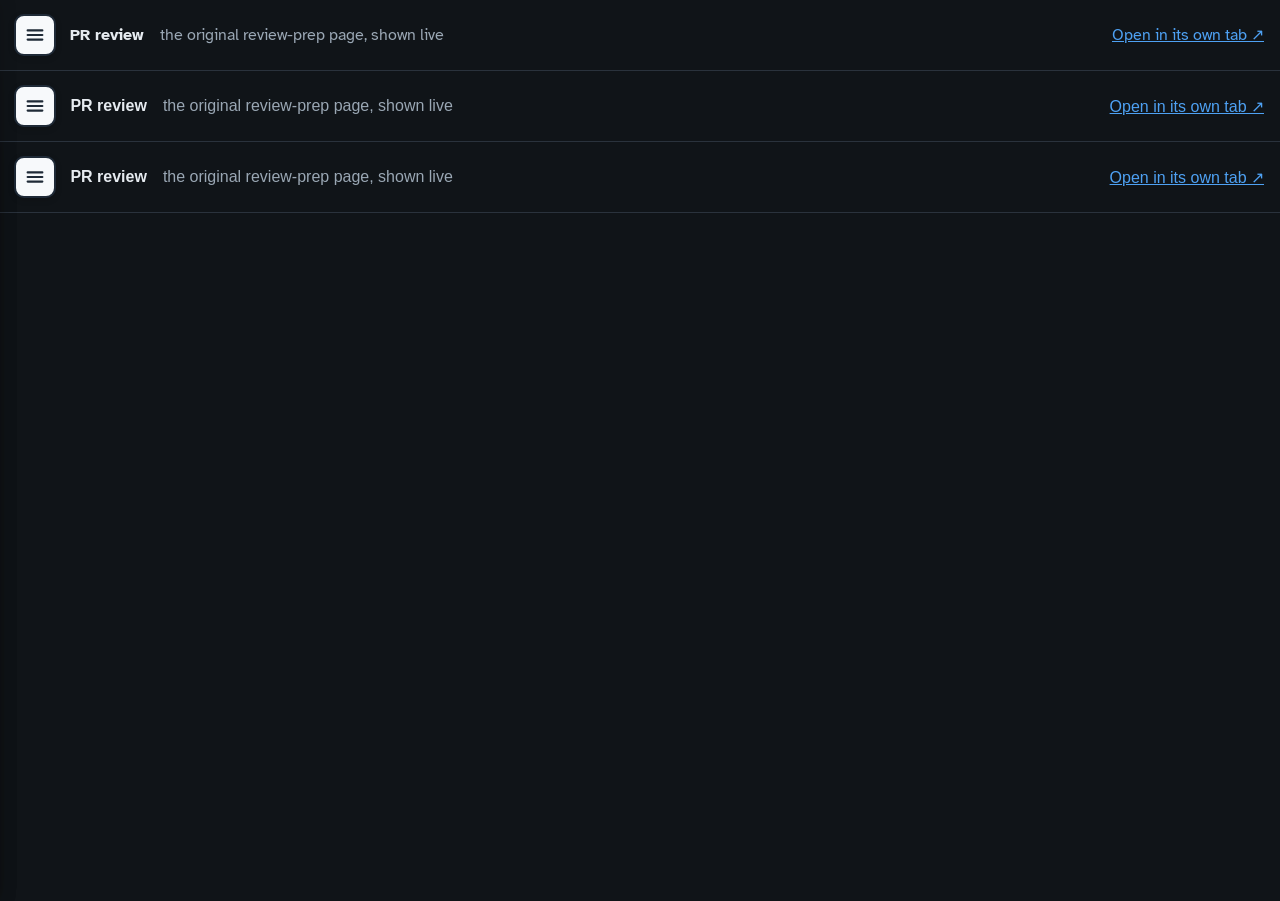
<file: pr-review/index.html>
<!DOCTYPE html>
<html lang="en">
<head>
<meta charset="utf-8">
<meta name="viewport" content="width=device-width, initial-scale=1">
<title>PR review — original page</title>
<link href="https://fonts.googleapis.com/css2?family=Atkinson+Hyperlegible:wght@400;700&display=swap" rel="stylesheet">
<style>
html,body{margin:0;height:100%;background:#101418;color:#e6ebf0;font-family:"Atkinson Hyperlegible",Verdana,"Segoe UI",sans-serif}
.head{height:70px;display:flex;align-items:center;gap:1rem;padding:0 1rem 0 4.4rem;border-bottom:1px solid #2a323c;font-size:16px}
.head a{color:#4ea1f3}
.head .grow{flex:1}
iframe{display:block;width:100%;height:calc(100vh - 70px);border:0;background:#101418}
.fallback{padding:2rem;font-size:17px;line-height:1.6}
</style>
<style>
/* Shared side-panel navigation for the GLM-5.2 site */
.gnav-btn{position:fixed;top:14px;left:14px;z-index:1000;width:42px;height:42px;border-radius:10px;border:2px solid #1F2A37;background:#F7F9FB;color:#1F2A37;cursor:pointer;display:flex;align-items:center;justify-content:center;padding:0;box-shadow:0 2px 6px rgba(0,0,0,.15)}
.gnav-btn:hover{background:#fff}
.gnav-btn:focus-visible{outline:3px solid #F2B632;outline-offset:2px}
.gnav-btn svg{width:22px;height:22px}
.gnav-overlay{position:fixed;inset:0;background:rgba(15,23,32,.45);z-index:1001;opacity:0;pointer-events:none;transition:opacity .2s}
.gnav-panel{position:fixed;top:0;left:0;bottom:0;width:min(320px,88vw);background:#F7F9FB;color:#1F2A37;z-index:1002;transform:translateX(-102%);transition:transform .22s ease;box-shadow:4px 0 18px rgba(0,0,0,.18);font-family:"Atkinson Hyperlegible",Verdana,"Segoe UI",sans-serif;font-size:17px;line-height:1.5;display:flex;flex-direction:column}
.gnav-open .gnav-panel{transform:none}
.gnav-open .gnav-overlay{opacity:1;pointer-events:auto}
.gnav-head{display:flex;align-items:center;justify-content:space-between;padding:16px 16px 12px;border-bottom:2px solid #C6D0DA}
.gnav-head b{font-size:1.05em}
.gnav-close{width:36px;height:36px;border-radius:8px;border:2px solid #1F2A37;background:#fff;cursor:pointer;font-size:20px;line-height:1}
.gnav-list{list-style:none;margin:0;padding:10px}
.gnav-list li{margin:4px 0}
.gnav-list a{display:block;padding:12px 14px;border-radius:10px;color:#1F2A37;text-decoration:none;border-left:5px solid transparent}
.gnav-list a:hover{background:#fff}
.gnav-list a.now{background:#FBE6B3;border-left-color:#F2B632;color:#5C3D00}
.gnav-list small{display:block;font-size:.78em;color:#46525F}
.gnav-foot{margin-top:auto;padding:12px 16px 16px;font-size:.78em;color:#46525F;border-top:2px solid #C6D0DA}
.gnav-foot a{color:#4A6FA5}

</style>
</head>
<body>
<div class="head"><b>PR review</b><span style="color:#9aa7b4">the original review-prep page, shown live</span><span class="grow"></span><a href="https://skkkumar.github.io/pr-review/" target="_blank" rel="noopener">Open in its own tab ↗</a></div>
<iframe src="https://skkkumar.github.io/pr-review/" title="Review prep — vLLM ROCm perf PRs" loading="eager"></iframe>
<noscript><p class="fallback">This page embeds <a href="https://skkkumar.github.io/pr-review/">skkkumar.github.io/pr-review</a>.</p></noscript>
<script data-root="../" data-here="pr">
/* Shared side-panel navigation: burger button + slide-in panel. */
(function(){
  var sc=document.currentScript, root=(sc&&sc.dataset.root)||'./', here=(sc&&sc.dataset.here)||'';
  var items=[
    ['home','Home','GLM-5.2, explained slowly',root+'index.html'],
    ['opt','GLM – optimization','Where every vLLM and AITER PR sits in the model',root+'optimization/index.html'],
    ['pure','GLM – pure optimization','Only the performance PRs, no drafts, no fixes',root+'pure-optimization/index.html'],
    ['mono','MonoKernel','One launch per layer: the fused decode kernel',root+'monokernel/index.html'],
    ['intro','MonoKernel – intro','The short version: seven questions',root+'monokernel/intro.html'],
    ['pr','PR review','The original review-prep page (pr-review)',root+'pr-review/index.html']
  ];
  var btn=document.createElement('button'); btn.className='gnav-btn'; btn.setAttribute('aria-label','Open menu'); btn.setAttribute('aria-expanded','false');
  btn.innerHTML='<svg viewBox="0 0 24 24" fill="none" stroke="currentColor" stroke-width="2.4" stroke-linecap="round"><path d="M4 7h16M4 12h16M4 17h16"/></svg>';
  var ov=document.createElement('div'); ov.className='gnav-overlay';
  var panel=document.createElement('nav'); panel.className='gnav-panel'; panel.setAttribute('aria-label','Site menu');
  var html='<div class="gnav-head"><b>GLM-5.2 home</b><button class="gnav-close" aria-label="Close menu">×</button></div><ul class="gnav-list">';
  items.forEach(function(it){ html+='<li><a href="'+it[3]+'"'+(it[0]===here?' class="now" aria-current="page"':'')+'>'+it[1]+'<small>'+it[2]+'</small></a></li>'; });
  html+='</ul><div class="gnav-foot">Original host: <a href="https://skkkumar.github.io/pr-review/" target="_blank" rel="noopener">skkkumar.github.io/pr-review</a></div>';
  panel.innerHTML=html;
  document.body.appendChild(btn); document.body.appendChild(ov); document.body.appendChild(panel);
  function open(){ document.documentElement.classList.add('gnav-open'); btn.setAttribute('aria-expanded','true'); panel.querySelector('a').focus(); }
  function close(){ document.documentElement.classList.remove('gnav-open'); btn.setAttribute('aria-expanded','false'); btn.focus(); }
  btn.addEventListener('click',function(){ document.documentElement.classList.contains('gnav-open')?close():open(); });
  ov.addEventListener('click',close); panel.querySelector('.gnav-close').addEventListener('click',close);
  document.addEventListener('keydown',function(e){ if(e.key==='Escape'&&document.documentElement.classList.contains('gnav-open'))close(); });
})();

</script>
</body>
</html>
</file>
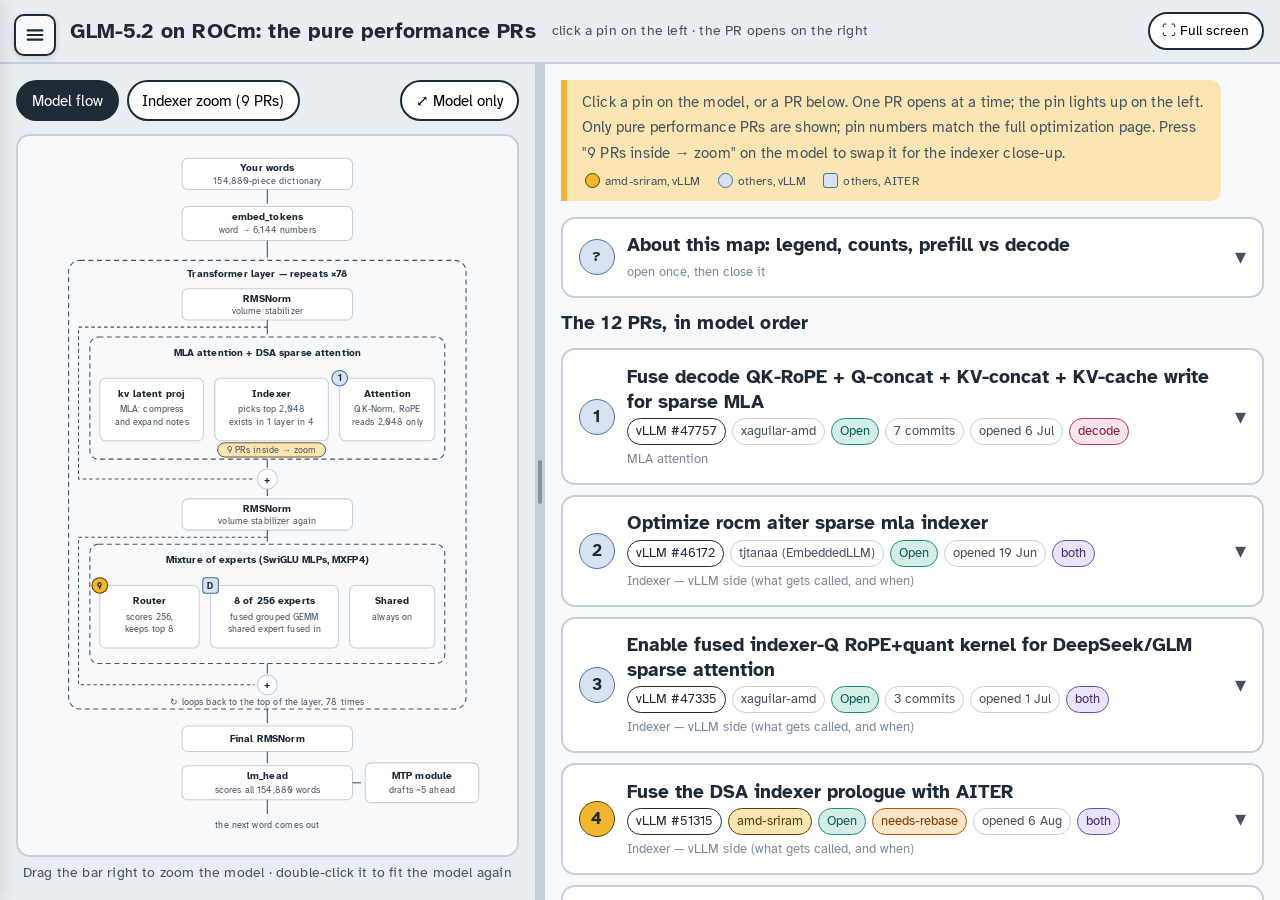
<file: pure-optimization/index.html>
<!DOCTYPE html>
<html lang="en">
<head>
<meta charset="utf-8">
<meta name="viewport" content="width=device-width, initial-scale=1">
<title>GLM – pure optimization: the performance-only PRs</title>
<link rel="preconnect" href="https://fonts.googleapis.com">
<link href="https://fonts.googleapis.com/css2?family=Atkinson+Hyperlegible:ital,wght@0,400;0,700;1,400&display=swap" rel="stylesheet">
<style>
:root{--paper:#E9EEF2;--sheet:#F7F9FB;--ink:#1F2A37;--ink2:#46525F;--muted:#7D8A98;--line:#C6D0DA;--hl:#F2B632;--hl-soft:#FBE6B3;--hl-ink:#5C3D00;--done:#1E8C7A;--done-soft:#D3EEE7;--att:#4A6FA5;--att-soft:#D7E3F1;--warn:#B45309;--warn-soft:#FDE7C7}
*{box-sizing:border-box}
html{scroll-behavior:smooth}
body{margin:0;background:var(--paper);color:var(--ink);font-family:"Atkinson Hyperlegible",Verdana,"Segoe UI",sans-serif;font-size:18px;line-height:1.65;letter-spacing:.01em}
a{color:var(--att)}
.wrap{max-width:840px;margin:0 auto;padding:2rem 1rem 5rem}
h1{font-size:2em;line-height:1.15;margin:0 0 .3em}
h2{font-size:1.3em;margin:2.2rem 0 .6rem}
h3.group{font-size:1.05em;color:var(--ink2);margin:1.8rem 0 .6rem;padding-bottom:.3em;border-bottom:2px solid var(--line)}
p{max-width:66ch;margin:0 0 1em}
.lead{color:var(--ink2);font-size:1.05em}
.counts{display:flex;flex-wrap:wrap;gap:.6rem;margin:1rem 0 1.5rem}
.counts div{background:var(--sheet);border:2px solid var(--line);border-radius:12px;padding:.6rem .9rem;font-size:.88em}
.counts b{display:block;font-size:1.5em;line-height:1.1}
.stage{background:var(--sheet);border:2px solid var(--line);border-radius:14px;padding:.8rem;margin:1rem 0 1.5rem}
.stage svg{width:100%;height:auto;display:block}
.cap{font-size:.78em;color:var(--ink2);margin:.5rem .2rem 0}
svg text{font-family:inherit;font-size:14px;fill:var(--ink)}
svg text.small{font-size:12px;fill:var(--ink2)}
svg text.bold{font-weight:700}
svg .box{fill:#fff;stroke:var(--line);stroke-width:1.5}
svg .box.lit{fill:var(--hl-soft);stroke:var(--hl-ink)}
svg .arr{stroke:var(--ink2);stroke-width:1.5;fill:none}
svg .pin{cursor:pointer}
svg .pin .mark{stroke-width:1.5}
svg .pin.mine .mark{fill:var(--hl);stroke:var(--hl-ink)}
svg .pin.other .mark{fill:var(--att-soft);stroke:var(--att)}
svg .pin.draft .mark{stroke-dasharray:3 2}
svg .pin text{font-size:12px;font-weight:700;fill:var(--ink);pointer-events:none}
svg .pin.lit .mark{stroke-width:3.5}
svg .pin.pulse .mark{animation:pulse 1s ease-in-out 3}
@keyframes pulse{0%,100%{transform:scale(1)}50%{transform:scale(1.5)}}
svg .pin .mark{transform-box:fill-box;transform-origin:center}
svg .badge{cursor:pointer}
svg .badge rect{fill:var(--hl-soft);stroke:var(--hl-ink);stroke-width:1.2}
.legend{display:flex;gap:1.1rem;flex-wrap:wrap;font-size:.8em;color:var(--ink2);margin:.5rem .2rem 0;align-items:center}
.k{display:inline-block;width:15px;height:15px;vertical-align:-3px;margin-right:5px;border:1.5px solid var(--hl-ink);background:var(--hl);border-radius:50%}
.k.other{background:var(--att-soft);border-color:var(--att)}
.k.sq{border-radius:3px}
.k.draft{border-style:dashed}
article.pr{background:var(--sheet);border:2px solid var(--line);border-radius:14px;padding:1rem 1.2rem;margin:0 0 1rem;scroll-margin-top:1rem}
article.pr.lit{border-color:var(--hl-ink);box-shadow:0 0 0 4px var(--hl-soft)}
article.pr header{display:flex;align-items:flex-start;gap:.8rem}
.num{flex:none;width:36px;height:36px;border-radius:50%;background:var(--hl);border:1.5px solid var(--hl-ink);display:flex;align-items:center;justify-content:center;font-weight:700;font-size:.95em}
.num.other{background:var(--att-soft);border-color:var(--att)}
.num.sq{border-radius:6px}
.num.draft{border-style:dashed}
article.pr h3{font-size:1.05em;margin:.1em 0 .2em;line-height:1.3}
.where{font-size:.85em;color:var(--ink2);margin:0 0 .5em}
.chips{display:flex;flex-wrap:wrap;gap:.4rem;margin:.3rem 0 .7rem}
.chip{font-size:.72em;padding:.15em .6em;border-radius:999px;border:1.5px solid var(--line);background:#fff;color:var(--ink2)}
.chip.open{background:var(--done-soft);border-color:var(--done);color:#0F5D50}
.chip.draft{background:#fff;border-color:var(--ink2);border-style:dashed;color:var(--ink2)}
.chip.rebase{background:var(--warn-soft);border-color:var(--warn);color:#7C3A03}
.chip.mine{background:var(--hl-soft);border-color:var(--hl-ink);color:var(--hl-ink)}
.chip.repo{background:#fff;border-color:var(--ink);color:var(--ink)}
.chip.prefill{background:#E4E8F5;border-color:#3F58A8;color:#26397A}
.chip.decode{background:#FDE4EC;border-color:#B4345C;color:#7A1F3D}
.chip.both{background:#EAE4F8;border-color:#6B4BB8;color:#3F2A7A}
article.pr p{font-size:.92em;margin:0 0 .5em}
article.pr .result{background:#fff;border-left:5px solid var(--hl);padding:.4em .8em;border-radius:0 8px 8px 0;font-size:.9em;margin:.4em 0 .6em}
.links{font-size:.82em;display:flex;gap:1rem;flex-wrap:wrap}
button.map{font:inherit;font-size:.78em;padding:.25em .7em;border-radius:8px;border:1.5px solid var(--ink);background:#fff;cursor:pointer}
button.map:hover{background:var(--hl-soft)}
button:focus-visible,a:focus-visible,svg .pin:focus-visible .mark{outline:3px solid var(--hl);outline-offset:2px}
.note{font-size:.85em;color:var(--ink2);background:var(--sheet);border-left:6px solid var(--att);padding:.6em 1em;border-radius:0 10px 10px 0;margin:1rem 0}
table{border-collapse:collapse;font-size:.8em;width:100%;margin:.6rem 0 1.4rem}
th,td{text-align:left;padding:.45em .6em;border-bottom:1.5px solid var(--line);vertical-align:top}
th{color:var(--ink2)}
@media (prefers-reduced-motion:reduce){html{scroll-behavior:auto}svg .pin.pulse .mark{animation:none}}
</style>
<style>
body{overflow:hidden}
.top{height:64px;display:flex;align-items:center;gap:1rem;padding:0 1rem 0 4.4rem;border-bottom:2px solid var(--line);background:var(--paper)}
.top h1{font-size:1.15em;margin:0;line-height:1.2}
.top .sub{font-size:.8em;color:var(--ink2)}
.top .grow,.viewbar .grow{flex:1}
.top .vbtn{font-size:.78em}
.split{display:grid;grid-template-columns:var(--leftw,50%) 10px minmax(0,1fr);height:calc(100vh - 64px)}
.gutter{cursor:col-resize;background:var(--line);position:relative;touch-action:none}
.gutter::after{content:"";position:absolute;top:50%;left:50%;width:4px;height:44px;margin:-22px 0 0 -2px;border-radius:2px;background:var(--ink2);opacity:.5}
.gutter:hover,.gutter.drag{background:var(--hl)}
.gutter:focus-visible{outline:3px solid var(--hl);outline-offset:-1px}
body.dragging{user-select:none;cursor:col-resize}
body.focus .top,body.focus .right,body.focus .gutter,body.focus .fit{display:none}
body.focus .split{grid-template-columns:1fr;height:100vh}
body.focus .left{padding:.5rem 1rem}
body.focus .viewbar{padding-left:3.2rem}
body.focus #focusBtn{background:var(--hl);color:var(--ink);border-color:var(--hl-ink)}
:fullscreen body,body:fullscreen{background:var(--paper)}
.left{overflow-y:auto;overflow-x:hidden;padding:.6rem .8rem .6rem}
.left .view{display:block}
.left .stage{padding:.5rem}
.left .stage svg{display:block;width:100%;height:auto}
body.focus .left{display:flex;flex-direction:column;overflow:hidden}
body.focus .left .view{flex:1;min-height:0;display:flex;flex-direction:column}
body.focus .left .stage{flex:1;min-height:0;display:flex;flex-direction:column}
body.focus .left .stage svg{flex:1;min-height:0;width:100%;height:100%}
.left .legend{display:none}
.left .fit{font-size:.75em;color:var(--ink2);margin:.3rem 0 0;text-align:center;flex:none;white-space:nowrap;overflow:hidden;text-overflow:ellipsis}
.left,.right{overflow-y:auto;overscroll-behavior:contain;padding:1rem}
.left{border-right:0;background:var(--paper)}
.viewbar{display:flex;gap:.5rem;align-items:center;margin:0 0 .5rem;flex-wrap:nowrap;overflow:hidden;flex:none;position:sticky;top:0;z-index:2;background:var(--paper);padding-bottom:.3rem}
.viewbar .vbtn{white-space:nowrap}
#focusBtn{margin-left:auto}
.left{container-type:inline-size}
@container (max-width:470px){#focusBtn span{display:none}#focusBtn{padding:.3em .6em}}
@container (max-width:400px){.vbtn[data-view="zoom"] span{display:none}}
.vbtn{font:inherit;font-size:.85em;padding:.4em .9em;border-radius:999px;border:2px solid var(--ink);background:#fff;cursor:pointer}
.vbtn.on{background:var(--ink);color:#fff}
.vbtn:focus-visible{outline:3px solid var(--hl);outline-offset:2px}
.view[hidden]{display:none!important}
.left .stage{margin:0}
.right{background:var(--sheet)}
.right h2{font-size:1.05em;margin:.2rem 0 .6rem}
.hint{font-size:.85em;color:var(--ink2);background:var(--hl-soft);border-left:6px solid var(--hl);padding:.6em 1em;border-radius:0 10px 10px 0;margin:0 0 1rem}
article.pr{padding:0;margin:0 0 .6rem;background:#fff;scroll-margin-top:.5rem}
article.pr.open{border-color:var(--hl-ink);box-shadow:0 0 0 4px var(--hl-soft)}
.acc{width:100%;display:flex;align-items:center;gap:.8rem;text-align:left;font:inherit;background:none;border:0;padding:.8rem 1rem;cursor:pointer;border-radius:12px;color:var(--ink)}
.acc:hover{background:var(--hl-soft)}
.acc:focus-visible{outline:3px solid var(--hl);outline-offset:-3px}
.acc .ttl{flex:1;min-width:0}
.acc h3{font-size:1em;margin:0 0 .25em;line-height:1.3}
.acc .chips{margin:0}
.acc .grp{font-size:.72em;color:var(--muted);margin-top:.3em}
.acc .caret{font-size:1.2em;color:var(--ink2);transition:transform .2s}
article.pr.open .caret{transform:rotate(180deg)}
article.pr .body{display:none;padding:0 1.2rem 1rem 1.2rem;border-top:1.5px solid var(--line)}
article.pr.open .body{display:block}
article.pr .body .where{margin:.8em 0 .6em}
#about .body{padding-top:.6rem}
#about .counts{margin:.6rem 0 1rem}
#about .stage{margin:.6rem 0 1rem}
@media (max-width:900px){
  body{overflow:auto}
  .split{display:block;height:auto}
  .left,.right{overflow:visible;height:auto;border-right:0}
  .left{display:block;border-bottom:2px solid var(--line)}
  .left .view,.left .stage{display:block}
  .left .stage svg{height:auto}
  .gutter{display:none}
}
</style>
<style>
/* Shared side-panel navigation for the GLM-5.2 site */
.gnav-btn{position:fixed;top:14px;left:14px;z-index:1000;width:42px;height:42px;border-radius:10px;border:2px solid #1F2A37;background:#F7F9FB;color:#1F2A37;cursor:pointer;display:flex;align-items:center;justify-content:center;padding:0;box-shadow:0 2px 6px rgba(0,0,0,.15)}
.gnav-btn:hover{background:#fff}
.gnav-btn:focus-visible{outline:3px solid #F2B632;outline-offset:2px}
.gnav-btn svg{width:22px;height:22px}
.gnav-overlay{position:fixed;inset:0;background:rgba(15,23,32,.45);z-index:1001;opacity:0;pointer-events:none;transition:opacity .2s}
.gnav-panel{position:fixed;top:0;left:0;bottom:0;width:min(320px,88vw);background:#F7F9FB;color:#1F2A37;z-index:1002;transform:translateX(-102%);transition:transform .22s ease;box-shadow:4px 0 18px rgba(0,0,0,.18);font-family:"Atkinson Hyperlegible",Verdana,"Segoe UI",sans-serif;font-size:17px;line-height:1.5;display:flex;flex-direction:column}
.gnav-open .gnav-panel{transform:none}
.gnav-open .gnav-overlay{opacity:1;pointer-events:auto}
.gnav-head{display:flex;align-items:center;justify-content:space-between;padding:16px 16px 12px;border-bottom:2px solid #C6D0DA}
.gnav-head b{font-size:1.05em}
.gnav-close{width:36px;height:36px;border-radius:8px;border:2px solid #1F2A37;background:#fff;cursor:pointer;font-size:20px;line-height:1}
.gnav-list{list-style:none;margin:0;padding:10px}
.gnav-list li{margin:4px 0}
.gnav-list a{display:block;padding:12px 14px;border-radius:10px;color:#1F2A37;text-decoration:none;border-left:5px solid transparent}
.gnav-list a:hover{background:#fff}
.gnav-list a.now{background:#FBE6B3;border-left-color:#F2B632;color:#5C3D00}
.gnav-list small{display:block;font-size:.78em;color:#46525F}
.gnav-foot{margin-top:auto;padding:12px 16px 16px;font-size:.78em;color:#46525F;border-top:2px solid #C6D0DA}
.gnav-foot a{color:#4A6FA5}

</style>
</head>
<body>
<div class="top"><h1>GLM-5.2 on ROCm: the pure performance PRs</h1><span class="sub">click a pin on the left · the PR opens on the right</span><span class="grow"></span><button class="vbtn" id="fsBtn" title="Use the whole screen (Esc to leave)">⛶ Full screen</button></div>
<div class="split">
<div class="left">
  <div class="viewbar"><button class="vbtn on" data-view="model">Model flow</button><button class="vbtn" data-view="zoom">Indexer<span> zoom (9 PRs)</span></button><span class="grow"></span><button class="vbtn" id="focusBtn" title="Model only: hide the list and use the whole window (press again or Esc to come back)" aria-label="Model only">⤢<span> Model only</span></button></div>
  <div id="view-model" class="view">
<div class="stage">
<svg viewBox="0 0 680 990" role="img" aria-label="GLM-5.2 dataflow with numbered pins marking where each pull request applies">
  <g id="n0"><rect class="box" x="220" y="20" width="240" height="44" rx="8"/><text x="340" y="38" text-anchor="middle" class="bold">Your words</text><text x="340" y="56" text-anchor="middle" class="small">154,880-piece dictionary</text></g>
  <line class="arr" x1="340" y1="64" x2="340" y2="84" marker-end="url(#ah)"/>
  <g id="n1"><rect class="box" x="220" y="88" width="240" height="48" rx="8"/><text x="340" y="107" text-anchor="middle" class="bold">embed_tokens</text><text x="340" y="126" text-anchor="middle" class="small">word → 6,144 numbers</text></g>
  <line class="arr" x1="340" y1="136" x2="340" y2="160" marker-end="url(#ah)"/>
  <rect x="60" y="164" width="560" height="632" rx="16" fill="none" stroke="var(--ink2)" stroke-width="1.5" stroke-dasharray="7 5"/>
  <text x="340" y="188" text-anchor="middle" class="bold">Transformer layer — repeats ×78</text>
  <g id="n2"><rect class="box" x="220" y="204" width="240" height="44" rx="8"/><text x="340" y="222" text-anchor="middle" class="bold">RMSNorm</text><text x="340" y="240" text-anchor="middle" class="small">volume stabilizer</text></g>
  <line class="arr" x1="340" y1="248" x2="340" y2="268" marker-end="url(#ah)"/>
  <rect x="90" y="272" width="500" height="172" rx="12" fill="none" stroke="var(--ink2)" stroke-width="1.5" stroke-dasharray="7 5"/>
  <text x="340" y="298" text-anchor="middle" class="bold">MLA attention + DSA sparse attention</text>
  <g id="n3"><rect class="box" x="104" y="330" width="146" height="88" rx="8"/><text x="177" y="356" text-anchor="middle" class="bold">kv latent proj</text><text x="177" y="378" text-anchor="middle" class="small">MLA: compress</text><text x="177" y="396" text-anchor="middle" class="small">and expand notes</text></g>
  <g id="n4"><rect class="box" x="266" y="330" width="160" height="88" rx="8"/><text x="346" y="356" text-anchor="middle" class="bold">Indexer</text><text x="346" y="378" text-anchor="middle" class="small">picks top 2,048</text><text x="346" y="396" text-anchor="middle" class="small">exists in 1 layer in 4</text></g>
  <g id="n5"><rect class="box" x="442" y="330" width="134" height="88" rx="8"/><text x="509" y="356" text-anchor="middle" class="bold">Attention</text><text x="509" y="378" text-anchor="middle" class="small">QK-Norm, RoPE</text><text x="509" y="396" text-anchor="middle" class="small">reads 2,048 only</text></g>
  <g class="badge" id="zoomBadge" tabindex="0" role="button" aria-label="Ten PRs inside the indexer, jump to zoom"><rect x="270" y="421" width="152" height="20" rx="10"/><text x="346" y="435" text-anchor="middle" class="small">9 PRs inside → zoom</text></g>
  <line class="arr" x1="340" y1="444" x2="340" y2="456" marker-end="url(#ah)"/>
  <path d="M 340 258 L 74 258 L 74 472 L 322 472" class="arr" stroke-dasharray="5 4" marker-end="url(#ah)"/>
  <g id="n6"><circle class="box" cx="340" cy="472" r="14"/><text x="340" y="477" text-anchor="middle" class="bold">+</text></g>
  <line class="arr" x1="340" y1="486" x2="340" y2="496" marker-end="url(#ah)"/>
  <g id="n7"><rect class="box" x="220" y="500" width="240" height="44" rx="8"/><text x="340" y="518" text-anchor="middle" class="bold">RMSNorm</text><text x="340" y="536" text-anchor="middle" class="small">volume stabilizer again</text></g>
  <line class="arr" x1="340" y1="544" x2="340" y2="560" marker-end="url(#ah)"/>
  <rect x="90" y="564" width="500" height="168" rx="12" fill="none" stroke="var(--ink2)" stroke-width="1.5" stroke-dasharray="7 5"/>
  <text x="340" y="590" text-anchor="middle" class="bold">Mixture of experts (SwiGLU MLPs, MXFP4)</text>
  <g id="n8"><rect class="box" x="104" y="622" width="140" height="88" rx="8"/><text x="174" y="648" text-anchor="middle" class="bold">Router</text><text x="174" y="670" text-anchor="middle" class="small">scores 256,</text><text x="174" y="688" text-anchor="middle" class="small">keeps top 8</text></g>
  <g id="n9"><rect class="box" x="260" y="622" width="180" height="88" rx="8"/><text x="350" y="648" text-anchor="middle" class="bold">8 of 256 experts</text><text x="350" y="670" text-anchor="middle" class="small">fused grouped GEMM</text><text x="350" y="688" text-anchor="middle" class="small">shared expert fused in</text></g>
  <g id="n10"><rect class="box" x="456" y="622" width="120" height="88" rx="8"/><text x="516" y="648" text-anchor="middle" class="bold">Shared</text><text x="516" y="670" text-anchor="middle" class="small">always on</text></g>
  <line class="arr" x1="340" y1="732" x2="340" y2="746" marker-end="url(#ah)"/>
  <path d="M 340 554 L 74 554 L 74 762 L 322 762" class="arr" stroke-dasharray="5 4" marker-end="url(#ah)"/>
  <g id="n11"><circle class="box" cx="340" cy="762" r="14"/><text x="340" y="767" text-anchor="middle" class="bold">+</text></g>
  <text x="340" y="790" text-anchor="middle" class="small">↻ loops back to the top of the layer, 78 times</text>
  <line class="arr" x1="340" y1="796" x2="340" y2="816" marker-end="url(#ah)"/>
  <g id="n12"><rect class="box" x="220" y="820" width="240" height="36" rx="8"/><text x="340" y="843" text-anchor="middle" class="bold">Final RMSNorm</text></g>
  <line class="arr" x1="340" y1="856" x2="340" y2="872" marker-end="url(#ah)"/>
  <g id="n13"><rect class="box" x="220" y="876" width="240" height="48" rx="8"/><text x="340" y="895" text-anchor="middle" class="bold">lm_head</text><text x="340" y="914" text-anchor="middle" class="small">scores all 154,880 words</text></g>
  <g id="n14"><rect class="box" x="478" y="872" width="160" height="56" rx="8"/><text x="558" y="894" text-anchor="middle" class="bold">MTP module</text><text x="558" y="914" text-anchor="middle" class="small">drafts ~5 ahead</text></g>
  <line class="arr" x1="460" y1="900" x2="472" y2="900" marker-end="url(#ah)"/>
  <line class="arr" x1="340" y1="924" x2="340" y2="944" marker-end="url(#ah)"/>
  <text x="340" y="964" text-anchor="middle" class="small">the next word comes out</text>
  <g class="pin other" data-pr="v47757" data-node="n5" tabindex="0" role="button" aria-label="Pin 1, vLLM 47757, fused RoPE, concat and cache write before attention"><circle class="mark" cx="442" cy="330" r="11"/><text x="442" y="334.5" text-anchor="middle">1</text></g>
  <g class="pin mine" data-pr="v50535" data-node="n8" tabindex="0" role="button" aria-label="Pin 9, vLLM 50535, router"><circle class="mark" cx="104" cy="622" r="11"/><text x="104" y="626.5" text-anchor="middle">9</text></g>
  <g class="pin other" data-pr="a4629" data-node="n9" tabindex="0" role="button" aria-label="Pin D, AITER 4629, fused MoE"><rect class="mark" x="249" y="611" width="22" height="22" rx="4"/><text x="260" y="626.5" text-anchor="middle">D</text></g>
</svg>
<div class="legend"><span><span class="k"></span>amd-sriram, vLLM</span><span><span class="k other"></span>others, vLLM</span><span><span class="k other sq"></span>others, AITER</span></div>
</div>
  </div>
  <div id="view-zoom" class="view" hidden>
<div class="stage">
<svg viewBox="0 0 680 362" role="img" aria-label="Indexer pipeline with vLLM pins above each stage and AITER kernel pins below">
  <path d="M 20 44 L 20 32 L 660 32 L 660 44" fill="none" stroke="var(--ink2)" stroke-width="1.5"/>
  <text x="330" y="24" text-anchor="middle" class="small">whole module: vllm/v1/attention/ops/rocm_aiter_mla_sparse.py</text>
  <text x="20" y="62" class="small">vLLM ↓</text>
  <g id="z1"><rect class="box" x="20" y="80" width="118" height="96" rx="8"/><text x="79" y="106" text-anchor="middle" class="bold">Prologue</text><text x="79" y="126" text-anchor="middle" class="small">K-norm, RoPE,</text><text x="79" y="142" text-anchor="middle" class="small">FP8 quant,</text><text x="79" y="158" text-anchor="middle" class="small">K-cache write</text></g>
  <line class="arr" x1="138" y1="128" x2="152" y2="128" marker-end="url(#ah)"/>
  <g id="z2"><rect class="box" x="156" y="80" width="118" height="96" rx="8"/><text x="215" y="106" text-anchor="middle" class="bold">Score</text><text x="215" y="126" text-anchor="middle" class="small">MQA logits:</text><text x="215" y="142" text-anchor="middle" class="small">new word vs</text><text x="215" y="158" text-anchor="middle" class="small">every note</text></g>
  <line class="arr" x1="274" y1="128" x2="288" y2="128" marker-end="url(#ah)"/>
  <g id="z3"><rect class="box" x="292" y="80" width="100" height="96" rx="8"/><text x="342" y="106" text-anchor="middle" class="bold">Sanitize</text><text x="342" y="126" text-anchor="middle" class="small">NaN/Inf →</text><text x="342" y="142" text-anchor="middle" class="small">safe values</text></g>
  <line class="arr" x1="392" y1="128" x2="406" y2="128" marker-end="url(#ah)"/>
  <g id="z4"><rect class="box" x="410" y="80" width="100" height="96" rx="8"/><text x="460" y="106" text-anchor="middle" class="bold">Top-k</text><text x="460" y="126" text-anchor="middle" class="small">keep the best</text><text x="460" y="142" text-anchor="middle" class="small">2,048</text></g>
  <line class="arr" x1="510" y1="128" x2="524" y2="128" marker-end="url(#ah)"/>
  <g id="z5"><rect class="box" x="528" y="80" width="132" height="96" rx="8"/><text x="594" y="106" text-anchor="middle" class="bold">Remap</text><text x="594" y="126" text-anchor="middle" class="small">positions →</text><text x="594" y="142" text-anchor="middle" class="small">paged KV indices</text></g>
  <text x="20" y="210" class="small">AITER ↑ kernels underneath</text>
  <path d="M 594 176 L 594 246 L 420 246" class="arr" marker-end="url(#ah)"/>
  <g id="z6"><rect class="box" x="212" y="226" width="204" height="44" rx="8"/><text x="314" y="246" text-anchor="middle" class="bold">Shared list → next 3 layers</text><text x="314" y="262" text-anchor="middle" class="small">IndexShare: they skip all of the above</text></g>
  <path d="M 212 248 L 130 248 L 130 290 L 300 290" class="arr" marker-end="url(#ah)"/>
  <g id="z7"><rect class="box" x="304" y="274" width="200" height="36" rx="8"/><text x="404" y="297" text-anchor="middle" class="bold">MLA attention reads 2,048</text></g>

  <g class="pin other" data-pr="v46172" data-node="z1" tabindex="0" role="button" aria-label="Pin 2, vLLM 46172, prologue and top-k"><circle class="mark" cx="20" cy="80" r="11"/><text x="20" y="84.5" text-anchor="middle">2</text></g>
  <g class="pin other" data-pr="v47335" data-node="z1" tabindex="0" role="button" aria-label="Pin 3, vLLM 47335, prologue query side"><circle class="mark" cx="46" cy="80" r="11"/><text x="46" y="84.5" text-anchor="middle">3</text></g>
  <g class="pin mine" data-pr="v51315" data-node="z1" tabindex="0" role="button" aria-label="Pin 4, vLLM 51315, prologue key side"><circle class="mark" cx="72" cy="80" r="11"/><text x="72" y="84.5" text-anchor="middle">4</text></g>
  <g class="pin mine" data-pr="v51314" data-node="z2" tabindex="0" role="button" aria-label="Pin 5, vLLM 51314, score prefill"><circle class="mark" cx="156" cy="80" r="11"/><text x="156" y="84.5" text-anchor="middle">5</text></g>
  <g class="pin mine" data-pr="v53789" data-node="z3" tabindex="0" role="button" aria-label="Pin 6, vLLM 53789, sanitize"><circle class="mark" cx="292" cy="80" r="11"/><text x="292" y="84.5" text-anchor="middle">6</text></g>
  <g class="pin other" data-pr="v46172" data-node="z4" tabindex="0" role="button" aria-label="Pin 2 again, vLLM 46172, top-k"><circle class="mark" cx="410" cy="80" r="11"/><text x="410" y="84.5" text-anchor="middle">2</text></g>
  <g class="pin mine" data-pr="v51309" data-node="z5" tabindex="0" role="button" aria-label="Pin 7, vLLM 51309, remap"><circle class="mark" cx="528" cy="80" r="11"/><text x="528" y="84.5" text-anchor="middle">7</text></g>
  <g class="pin other" data-pr="a4538" data-node="z2" tabindex="0" role="button" aria-label="Pin A, AITER 4538, score prefill kernel"><rect class="mark" x="145" y="165" width="22" height="22" rx="4"/><text x="156" y="180.5" text-anchor="middle">A</text></g>
  <g class="pin other" data-pr="a4221" data-node="z2" tabindex="0" role="button" aria-label="Pin B, AITER 4221, score decode kernel"><rect class="mark" x="171" y="165" width="22" height="22" rx="4"/><text x="182" y="180.5" text-anchor="middle">B</text></g>
  <g class="pin other" data-pr="a4355" data-node="z4" tabindex="0" role="button" aria-label="Pin C, AITER 4355, top-k kernel"><rect class="mark" x="399" y="165" width="22" height="22" rx="4"/><text x="410" y="180.5" text-anchor="middle">C</text></g>
  <text x="20" y="318" class="small">Prologue: 2 wired the AITER kernels in (and also touches top-k).</text>
  <text x="20" y="334" class="small">3 fuses the query side of the prologue; 4 fuses the key side and the cache write.</text>
  <text x="20" y="350" class="small">5 and A = prefill path; B = decode path.</text>
</svg>
</div>
    <p class="fit">Press "Model flow" above to go back to the whole model.</p>
  </div>
  <p class="fit">Drag the bar right to zoom the model · double-click it to fit the model again</p>
</div>
<div class="gutter" id="gutter" role="separator" aria-orientation="vertical" aria-label="Resize panels" tabindex="0" title="Drag to resize, double-click to reset"></div>
<div class="right">
  <p class="hint">Click a pin on the model, or a PR below. One PR opens at a time; the pin lights up on the left. Only pure performance PRs are shown; pin numbers match the full optimization page. Press "9 PRs inside → zoom" on the model to swap it for the indexer close-up.<br><span class="legend" style="margin-top:.4rem"><span><span class="k"></span>amd-sriram, vLLM</span><span><span class="k other"></span>others, vLLM</span><span><span class="k other sq"></span>others, AITER</span></span></p>
  <article class="pr" id="about">
    <button class="acc" aria-expanded="false"><div class="num other" style="font-size:.8em">?</div><div class="ttl"><h3>About this map: legend, counts, prefill vs decode</h3><div class="grp">open once, then close it</div></div><span class="caret" aria-hidden="true">▾</span></button>
    <div class="body">
      <p class="lead" style="font-size:.95em">Twelve open pull requests, pinned onto the model's dataflow. Circles are vLLM (the engine that decides what to run). Squares are AITER (the AMD kernel library that does the computing). Amber means amd-sriram's own PR; blue means someone else's. Status as of 12 September 2026.</p>
<div class="stage">
<svg viewBox="0 0 680 120" role="img" aria-label="The software stack: model design from Z.ai, vLLM engine, AITER kernels, MI355X GPU">
  <defs><marker id="ah" viewBox="0 0 10 10" refX="8" refY="5" markerWidth="6" markerHeight="6" orient="auto"><path d="M2 1L8 5L2 9" fill="none" stroke="context-stroke" stroke-width="1.5" stroke-linecap="round" stroke-linejoin="round"/></marker></defs>
  <rect class="box" x="16" y="30" width="146" height="60" rx="8"/><text x="89" y="54" text-anchor="middle" class="bold">GLM-5.2 design</text><text x="89" y="74" text-anchor="middle" class="small">Z.ai: what to compute</text>
  <line class="arr" x1="162" y1="60" x2="182" y2="60" marker-end="url(#ah)"/>
  <rect class="box" x="186" y="30" width="146" height="60" rx="8"/><text x="259" y="54" text-anchor="middle" class="bold">vLLM</text><text x="259" y="74" text-anchor="middle" class="small">engine: what runs, when</text>
  <line class="arr" x1="332" y1="60" x2="352" y2="60" marker-end="url(#ah)"/>
  <rect class="box" x="356" y="30" width="146" height="60" rx="8"/><text x="429" y="54" text-anchor="middle" class="bold">AITER</text><text x="429" y="74" text-anchor="middle" class="small">the GPU kernels</text>
  <line class="arr" x1="502" y1="60" x2="522" y2="60" marker-end="url(#ah)"/>
  <rect class="box" x="526" y="30" width="138" height="60" rx="8"/><text x="595" y="54" text-anchor="middle" class="bold">MI355X</text><text x="595" y="74" text-anchor="middle" class="small">gfx950, TP=4</text>
  <text x="16" y="110" class="small">8 vLLM PRs (circles) · 4 AITER PRs (squares) · the same GLM-5.2 stage can have both, one above the other</text>
</svg>
</div>
<div class="counts">
  <div><b>12</b>open PRs mapped</div>
  <div><b>2 · 5 · 5</b>prefill-only · decode-only · both</div>
  <div><b>8 + 4</b>vLLM + AITER</div>
  <div><b>5</b>by amd-sriram</div>
  <div><b>9</b>inside the DSA indexer</div>
  <div><b>2</b>in the MoE block</div>
  <div><b>1</b>in MLA attention</div>
</div>


<h2>Prefill or decode?</h2>
<p>Every pass through the model is one of two kinds. <b>Prefill</b> is the first pass: the whole prompt goes through all 78 layers at once, fills the KV cache, and produces the first token; it is compute-heavy and sets the time to first token (TTFT). <b>Decode</b> is every pass after that: one new token per sequence goes through the 78 layers, reads the cache, adds one entry; it is memory-bound and sets the time per output token (TPOT). GLM-5.2 uses different kernels for the two, so each PR below carries a phase label: <span class="chip prefill">prefill</span> <span class="chip decode">decode</span> <span class="chip both">both</span>.</p>

      <h2>How the pieces fit</h2>
<p>Read the indexer zoom top to bottom and you get the division of labour. AITER PRs A, B and C build faster kernels for scoring and top-k. vLLM PR 2 wires AITER kernels in; 3 and 4 fuse the query side and the key side of the prologue; 5 and 6 stop vLLM doing wasted work around the scores; 7 makes vLLM honour IndexShare. In the attention block, 1 fuses the RoPE, concat and cache write that run before every MLA read. In the MoE block, D tunes the fused expert kernel and 9 gives the router its fast GEMM.</p>
<div class="note">Result numbers below come from each PR's own description. The two xaguilar-amd PRs were measured on GLM-5.2-FP8 with MI325X (gfx942) at TP=8; all others on amd/GLM-5.2-MXFP4 with MI355X at TP=4. Statuses were read from GitHub on 12 September 2026.</div>
    </div>
  </article>
  <h2>The 12 PRs, in model order</h2>
<article class="pr" id="pr-v47757" data-view="model">
  <button class="acc" aria-expanded="false"><div class="num other">1</div><div class="ttl"><h3>Fuse decode QK-RoPE + Q-concat + KV-concat + KV-cache write for sparse MLA</h3><div class="chips"><span class="chip repo">vLLM #47757</span><span class="chip">xaguilar-amd</span><span class="chip open">Open</span><span class="chip">7 commits</span><span class="chip">opened 6 Jul</span><span class="chip decode" title="the fused kernel lives on the sparse-MLA decode path, one token per sequence">decode</span></div><div class="grp">MLA attention</div></div><span class="caret" aria-hidden="true">▾</span></button>
  <div class="body"><div class="where">Where: the attention block itself, the per-layer query and key preparation that runs right before MLA attention reads the 2,048 notes. Phase: decode — the fused kernel lives on the sparse-MLA decode path, one token per sequence.</div>
  <p>On ROCm the sparse-MLA decode path ran four back-to-back ops per layer: RoPE on the position parts of q and k, the query concat, the KV concat, and the fp8 KV-cache write. This collapses them into one AITER kernel, fused_qk_rope_concat_and_cache_mla, dispatched from the MLA layer with a clean fallback whenever the gate does not apply (non-ROCm, no AITER, non-fp8 cache). Positions travel as a real argument because a forward-context stash was not torch.compile or CUDA-graph safe.</p>
  <div class="result">GLM-5.2-FP8 on gfx942, TP=8: TPOT and throughput about 1.02 to 1.04× across the sweep (for example +3.7% at ISL 1024 concurrency 1, +4.0% throughput at ISL 8192 concurrency 32). gsm8k 0.94, unchanged. The MTP drafters reuse the same MLA layers, so they get the fusion too.</div>
  <div class="links"><a href="https://github.com/vllm-project/vllm/pull/47757">PR #47757</a><button class="map" data-goto="v47757">Show on map</button></div>
</div>
</article>
<article class="pr" id="pr-v46172" data-view="zoom">
  <button class="acc" aria-expanded="false"><div class="num other">2</div><div class="ttl"><h3>Optimize rocm aiter sparse mla indexer</h3><div class="chips"><span class="chip repo">vLLM #46172</span><span class="chip">tjtanaa (EmbeddedLLM)</span><span class="chip open">Open</span><span class="chip">opened 19 Jun</span><span class="chip both" title="cp_gather K-quant-cache serves prefill, top_k_per_row_decode serves decode">both</span></div><div class="grp">Indexer — vLLM side (what gets called, and when)</div></div><span class="caret" aria-hidden="true">▾</span></button>
  <div class="body"><div class="where">Where: indexer prologue and top-k. The PR that first wired three AITER kernels into the sparse path: cp_gather_indexer_k_quant_cache, indexer_k_quant_and_cache, top_k_per_row_decode. Phase: both — cp_gather K-quant-cache serves prefill, top_k_per_row_decode serves decode.</div>
  <p>Follows the "speed of light" layout from AMD's ATOM plugin for top-k 2,048, so vLLM and ATOM share the same AITER kernels going forward. It also introduced the module-level FP8_DTYPE constant used across the module.</p>
  <div class="result">Validated on DeepSeek-V3.2 at 1M context: gsm8k about 0.95 at block sizes 1 and 64, with performance gains from all three kernels. This is the foundation most of the amber indexer pins build on.</div>
  <div class="links"><a href="https://github.com/vllm-project/vllm/pull/46172">PR #46172</a><button class="map" data-goto="v46172">Show on map</button></div>
</div>
</article>
<article class="pr" id="pr-v47335" data-view="zoom">
  <button class="acc" aria-expanded="false"><div class="num other">3</div><div class="ttl"><h3>Enable fused indexer-Q RoPE+quant kernel for DeepSeek/GLM sparse attention</h3><div class="chips"><span class="chip repo">vLLM #47335</span><span class="chip">xaguilar-amd</span><span class="chip open">Open</span><span class="chip">3 commits</span><span class="chip">opened 1 Jul</span><span class="chip both" title="query prep runs in every pass; the PR measured its gain on decode">both</span></div><div class="grp">Indexer — vLLM side (what gets called, and when)</div></div><span class="caret" aria-hidden="true">▾</span></button>
  <div class="body"><div class="where">Where: indexer stage 1, the query side of the prologue. Pin 4 is the matching key side. Phase: both — query prep runs in every pass; the PR measured its gain on decode.</div>
  <p>The fused_indexer_q_rope_quant kernel already existed in vLLM and already ran on CUDA; on ROCm the same work fell back to a chain of small Triton and elementwise kernels per sparse layer per decode token. A two-line enablement turns it on for glm_moe_dsa: query-side RoPE, FP8 quantization and the weight-scale fold become one launch, four Q-side kernels → one.</p>
  <div class="result">About 170 ms of self-GPU time reclaimed on rank 0 over a decode capture, roughly 0.7% of the total; a consistent 0.3–0.9% end-to-end improvement on GLM-5.2-FP8 at TP=8 with no credible regression. gsm8k 0.9469, unchanged.</div>
  <div class="links"><a href="https://github.com/vllm-project/vllm/pull/47335">PR #47335</a><button class="map" data-goto="v47335">Show on map</button></div>
</div>
</article>
<article class="pr" id="pr-v51315" data-view="zoom">
  <button class="acc" aria-expanded="false"><div class="num">4</div><div class="ttl"><h3>Fuse the DSA indexer prologue with AITER</h3><div class="chips"><span class="chip repo">vLLM #51315</span><span class="chip mine">amd-sriram</span><span class="chip open">Open</span><span class="chip rebase">needs-rebase</span><span class="chip">opened 6 Aug</span><span class="chip both" title="measured on both, and they move in opposite directions: decode −66%, prefill +65%">both</span></div><div class="grp">Indexer — vLLM side (what gets called, and when)</div></div><span class="caret" aria-hidden="true">▾</span></button>
  <div class="body"><div class="where">Where: indexer stage 1, the key side of the prologue. Four kernels, K normalization, Q/K RoPE, FP8 quantization, K-cache write, become one fused AITER kernel. Phase: both — measured on both, and they move in opposite directions: decode −66%, prefill +65%.</div>
  <p>Uses AITER's fused indexer_qk_rope_quant_and_cache kernel for the supported BF16/FP8 shape; other shapes keep the old path.</p>
  <div class="result">Launches 4 → 1. Decode stage 17.4 µs → 5.9 µs (−66%), prefill 164 µs → 271 µs (+65%). Net prologue GPU time −4.8%; throughput +0.7%, TPOT −0.7%. Accuracy unchanged.</div>
  <div class="links"><a href="https://github.com/vllm-project/vllm/pull/51315">PR #51315</a><button class="map" data-goto="v51315">Show on map</button></div>
</div>
</article>
<article class="pr" id="pr-v51314" data-view="zoom">
  <button class="acc" aria-expanded="false"><div class="num">5</div><div class="ttl"><h3>Skip cleaning sparse prefill MQA logits</h3><div class="chips"><span class="chip repo">vLLM #51314</span><span class="chip mine">amd-sriram</span><span class="chip open">Open</span><span class="chip">opened 6 Aug</span><span class="chip prefill" title="the prefill logits buffer only; TTFT moves, throughput does not">prefill</span></div><div class="grp">Indexer — vLLM side (what gets called, and when)</div></div><span class="caret" aria-hidden="true">▾</span></button>
  <div class="body"><div class="where">Where: indexer stage 2, prefill path. The buffer holding the scores of the new word against every note. Phase: prefill — the prefill logits buffer only; TTFT moves, throughput does not.</div>
  <p>The scores buffer was created with torch.full(−inf), an FP32 fill before every logits kernel. The only reader never looks at the padding, so the fill is unnecessary. Passes clean_logits=False and uses torch.empty.</p>
  <div class="result">18,162 fill launches → 0; 1.25 s of GPU time removed (0.89% of kernel time). TTFT −1.1% geomean at ISL 8192, −4.9% at concurrency 32. Throughput flat, as expected for a prefill-only change.</div>
  <div class="links"><a href="https://github.com/vllm-project/vllm/pull/51314">PR #51314</a><button class="map" data-goto="v51314">Show on map</button></div>
</div>
</article>
<article class="pr" id="pr-v53789" data-view="zoom">
  <button class="acc" aria-expanded="false"><div class="num">6</div><div class="ttl"><h3>Bound the decode paged-MQA-logits sanitize to the top-k read region</h3><div class="chips"><span class="chip repo">vLLM #53789</span><span class="chip mine">amd-sriram</span><span class="chip open">Open</span><span class="chip rebase">needs-rebase</span><span class="chip">opened 25 Aug</span><span class="chip decode" title="the decode sanitize runs every decode step; gain grows with concurrency">decode</span></div><div class="grp">Indexer — vLLM side (what gets called, and when)</div></div><span class="caret" aria-hidden="true">▾</span></button>
  <div class="body"><div class="where">Where: indexer stage 3, between scoring and top-k, decode path. Phase: decode — the decode sanitize runs every decode step; gain grows with concurrency.</div>
  <p>Every decode step ran nan_to_num_(−inf) over the whole [rows, max_model_len] workspace, 43 µs per call at max_model_len 258,048 regardless of context. A small Triton kernel now sanitizes only the slice top-k reads.</p>
  <div class="result">Per call 43.1 µs → 4.6 µs; 426 ms → 52 ms total on rank 0. +3.2% throughput and −3.3% TPOT at concurrency 256, geomean +0.6%. gsm8k unchanged; 9 kernel tests pass.</div>
  <div class="links"><a href="https://github.com/vllm-project/vllm/pull/53789">PR #53789</a><button class="map" data-goto="v53789">Show on map</button></div>
</div>
</article>
<article class="pr" id="pr-v51309" data-view="zoom">
  <button class="acc" aria-expanded="false"><div class="num">7</div><div class="ttl"><h3>Skip redundant sparse index remap on non-indexer layers</h3><div class="chips"><span class="chip repo">vLLM #51309</span><span class="chip mine">amd-sriram</span><span class="chip open">Open</span><span class="chip rebase">needs-rebase</span><span class="chip">mrv1-only</span><span class="chip">opened 6 Aug</span><span class="chip both" title="the remap ran on every layer of every pass; TTFT and throughput both improved">both</span></div><div class="grp">Indexer — vLLM side (what gets called, and when)</div></div><span class="caret" aria-hidden="true">▾</span></button>
  <div class="body"><div class="where">Where: indexer stage 5 and the IndexShare wire. The PR that directly reflects the "1 layer in 4" design. Phase: both — the remap ran on every layer of every pass; TTFT and throughput both improved.</div>
  <p>With cross-layer index sharing, only indexer-owning layers update the shared top-k buffer, but the old path still remapped it on every layer. Now the remap runs only where a layer owns an indexer: 21 of 78 layers with index_topk_freq=4.</p>
  <div class="result">Remap launches −73%, remap GPU time 2,392 ms → 646 ms. Throughput +0.6% geomean, TTFT −0.9%. Bit-identical indices, so no output change.</div>
  <div class="links"><a href="https://github.com/vllm-project/vllm/pull/51309">PR #51309</a><button class="map" data-goto="v51309">Show on map</button></div>
</div>
</article>
<article class="pr" id="pr-a4538" data-view="zoom">
  <button class="acc" aria-expanded="false"><div class="num other sq">A</div><div class="ttl"><h3>FlyDSL gfx950 FP8 MQA logits indexer kernel</h3><div class="chips"><span class="chip repo">AITER #4538</span><span class="chip">vpietila-amd</span><span class="chip open">Open</span><span class="chip">32 commits</span><span class="chip">opened 3 Aug</span><span class="chip prefill" title="the dense MQA-logits kernel for prefill shapes">prefill</span></div><div class="grp">Indexer — AITER side (the kernels underneath)</div></div><span class="caret" aria-hidden="true">▾</span></button>
  <div class="body"><div class="where">Where: indexer stage 2, the scoring kernel itself, prefill shapes. Drop-in replacement for the Triton/Gluon kernel on MI355X. Phase: prefill — the dense MQA-logits kernel for prefill shapes.</div>
  <p>Two gfx950 implementations: a direct-load kernel and an LDS-staged one that uses the async global-to-LDS DMA, XOR swizzling, and 3 LDS buffers with prefetch depth 2 so only one barrier is needed. An auto-selector picks the instance per shape.</p>
  <div class="result">Versus Triton/Gluon on gfx950: 1.22× at 4096×4096 and 8192×8192, 3.2× at 671×131072, 10.6× at 128×32768. This is the kernel pin 5 feeds.</div>
  <div class="links"><a href="https://github.com/ROCm/aiter/pull/4538">AITER PR #4538</a><button class="map" data-goto="a4538">Show on map</button></div>
</div>
</article>
<article class="pr" id="pr-a4221" data-view="zoom">
  <button class="acc" aria-expanded="false"><div class="num other sq">B</div><div class="ttl"><h3>FlyDSL paged MLA indexer</h3><div class="chips"><span class="chip repo">AITER #4221</span><span class="chip">fhuizing</span><span class="chip open">Open</span><span class="chip">52 commits</span><span class="chip">opened 13 Jul</span><span class="chip decode" title="the paged decode indexer, with ragged next_n for MTP verification">decode</span></div><div class="grp">Indexer — AITER side (the kernels underneath)</div></div><span class="caret" aria-hidden="true">▾</span></button>
  <div class="body"><div class="where">Where: indexer stage 2, the scoring kernel for decode, reading K from the paged FP8 cache through a block table (block size 64). Phase: decode — the paged decode indexer, with ragged next_n for MTP verification.</div>
  <p>Computes logits[m, n] = Σ_h ReLU(⟨Q[m,h], K[n]⟩ · kv_scale[n]) · weights[m,h] on gfx950. Its distinctive feature is a ragged per-sequence next_n, so one captured graph serves any mix of 1 to num_speculative_tokens + 1 verification tokens per request, the varlen decode that MTP's confidence-scheduled verification needs.</p>
  <div class="result">Makes the decode indexer match what the MTP sketcher asks for: verify a different number of drafted words per request in the same step. Pin 6 operates on this kernel's output buffer.</div>
  <div class="links"><a href="https://github.com/ROCm/aiter/pull/4221">AITER PR #4221</a><button class="map" data-goto="a4221">Show on map</button></div>
</div>
</article>
<article class="pr" id="pr-a4355" data-view="zoom">
  <button class="acc" aria-expanded="false"><div class="num other sq">C</div><div class="ttl"><h3>Tiered persistent radix-select decode Top-K + arch/shape dispatcher</h3><div class="chips"><span class="chip repo">AITER #4355</span><span class="chip">JH-Leon-KIM-AMD</span><span class="chip open">Open</span><span class="chip">112 commits</span><span class="chip">opened 23 Jul</span><span class="chip decode" title="the decode top-k, called about 78 times per decode step">decode</span></div><div class="grp">Indexer — AITER side (the kernels underneath)</div></div><span class="caret" aria-hidden="true">▾</span></button>
  <div class="body"><div class="where">Where: indexer stage 4, the top-k kernel that picks the 2,048 notes, called about 78 times per decode step. Phase: decode — the decode top-k, called about 78 times per decode step.</div>
  <p>Replaces the HIP radix sort, which grows with context length (369 µs at 8K → 1,165 µs at 120K, about 15× slower than B200's persistent kernel), with a context-length-independent radix-select that is O(topK · log topK). A dispatcher inside top_k_per_row_decode routes to it only for shapes where it measurably wins.</p>
  <div class="result">Best cell 1.42× on gfx950 and 2.19× on gfx942 versus HIP; without the dispatcher gate it would lose on part of the grid, so the routing is as much the result as the kernel. Set-equivalent with torch.topk. Part of the GLM-5 MXFP4 MI355X perf-uplift epic.</div>
  <div class="links"><a href="https://github.com/ROCm/aiter/pull/4355">AITER PR #4355</a><button class="map" data-goto="a4355">Show on map</button></div>
</div>
</article>
<article class="pr" id="pr-v50535" data-view="model">
  <button class="acc" aria-expanded="false"><div class="num">9</div><div class="ttl"><h3>Use AITER tuned GEMM for the MoE router gate</h3><div class="chips"><span class="chip repo">vLLM #50535</span><span class="chip mine">amd-sriram</span><span class="chip open">Open</span><span class="chip rebase">needs-rebase</span><span class="chip">opened 31 Jul</span><span class="chip both" title="the router gate runs in every pass; TTFT −3.9% and TPOT −3.0%">both</span></div><div class="grp">Mixture-of-experts block</div></div><span class="caret" aria-hidden="true">▾</span></button>
  <div class="body"><div class="where">Where: the router, its gate linear layer. Phase: both — the router gate runs in every pass; TTFT −3.9% and TPOT −3.0%.</div>
  <p>The gate's fast bf16×bf16→fp32 GEMM was gated to Hopper and Blackwell. On ROCm the input was cast to fp32 first, AITER found no tuned kernel and fell back to a plain matmul. Now the input stays bf16 and the cast moves to the small output.</p>
  <div class="result">Largest win among the vLLM pins: throughput +3.1%, TPOT −3.0%, TTFT −3.9% geomean over 16 sweep points, up to +4.6% at concurrency 1. 81/81 kernel tests pass on gfx950.</div>
  <div class="links"><a href="https://github.com/vllm-project/vllm/pull/50535">PR #50535</a><button class="map" data-goto="v50535">Show on map</button></div>
</div>
</article>
<article class="pr" id="pr-a4629" data-view="model">
  <button class="acc" aria-expanded="false"><div class="num other sq">D</div><div class="ttl"><h3>Retune MXFP4 fused-MoE for gfx950 (TP4 + TP8)</h3><div class="chips"><span class="chip repo">AITER #4629</span><span class="chip">nholmber</span><span class="chip open">Open</span><span class="chip">opened 7 Aug</span><span class="chip decode" title="retunes the a4w4 decode MoE kernels; gains sit at concurrency 8–64">decode</span></div><div class="grp">Mixture-of-experts block</div></div><span class="caret" aria-hidden="true">▾</span></button>
  <div class="body"><div class="where">Where: the experts' grouped GEMM kernel, MXFP4 weights, with the shared expert fused in. Phase: decode — retunes the a4w4 decode MoE kernels; gains sit at concurrency 8–64.</div>
  <p>Retunes glm5_fp4_tuned_fmoe.csv to use the mxmoe a4w4 decode kernels for the two GLM-5.2 fused-shared-expert shapes: model_dim 6144, experts 257, top-k 9, inter_dim 512 (TP4, 12 rows) and 256 (TP8, 8 rows).</p>
  <div class="result">End-to-end serving throughput +4.3% mean at TP4 and +3.3% at TP8 on MI355X, peak +16.5% at ISL/OSL 1024 concurrency 32. Gains concentrate at concurrency 8–64. Largest single win on the whole map.</div>
  <div class="links"><a href="https://github.com/ROCm/aiter/pull/4629">AITER PR #4629</a><button class="map" data-goto="a4629">Show on map</button></div>
</div>
</article>

  <p class="cap">Sources: the PR pages on GitHub, read 12 September 2026. Reload them for current status.</p>
</div>
</div>
<script>
(function(){
const order=["v47757","v46172","v47335","v51315","v51314","v53789","v51309","a4538","a4221","a4355","v50535","a4629"];
const pins=Array.from(document.querySelectorAll('.pin'));
const arts=Array.from(document.querySelectorAll('article.pr[data-view]'));
const right=document.querySelector('.right');
let current=null, view='model';
function setView(v){ view=v; document.getElementById('view-model').hidden=(v!=='model'); document.getElementById('view-zoom').hidden=(v!=='zoom'); document.querySelectorAll('.vbtn[data-view]').forEach(b=>b.classList.toggle('on',b.dataset.view===v)); }
function clearLit(){pins.forEach(p=>p.classList.remove('lit'));document.querySelectorAll('svg .box.lit').forEach(b=>b.classList.remove('lit'));}
function lit(pr){clearLit();pins.filter(p=>p.dataset.pr===pr).forEach(p=>{p.classList.add('lit');const n=document.getElementById(p.dataset.node);if(n){const b=n.querySelector('.box');if(b)b.classList.add('lit');}});}
function pulsePin(pr){ const p=pins.find(x=>x.dataset.pr===pr&&!x.closest('.view').hidden); if(p){p.scrollIntoView({behavior:'smooth',block:'center'});p.classList.remove('pulse');void p.getBoundingClientRect();p.classList.add('pulse');} }
function select(pr,fromPin){ current=pr;
  arts.forEach(a=>{const on=(a.id==='pr-'+pr);a.classList.toggle('open',on);a.querySelector('.acc').setAttribute('aria-expanded',on?'true':'false');});
  document.getElementById('about').classList.remove('open');
  if(pr){ const a=document.getElementById('pr-'+pr); if(a.dataset.view!==view)setView(a.dataset.view); lit(pr); if(!fromPin)pulsePin(pr);
    a.scrollIntoView({behavior:'smooth',block:'start'}); history.replaceState(null,'','#'+pr); }
  else { clearLit(); history.replaceState(null,'',location.pathname); }
}
document.querySelectorAll('.vbtn[data-view]').forEach(b=>b.addEventListener('click',()=>setView(b.dataset.view)));
const badge=document.getElementById('zoomBadge'); if(badge){ const z=()=>{setView('zoom');document.querySelector('.left').scrollTo({top:0,behavior:'smooth'});}; badge.addEventListener('click',z); badge.addEventListener('keydown',e=>{if(e.key==='Enter'||e.key===' '){e.preventDefault();z();}}); }
pins.forEach(p=>{
  p.addEventListener('mouseenter',()=>{ if(!current)lit(p.dataset.pr); });
  p.addEventListener('mouseleave',()=>{ if(!current)clearLit(); else lit(current); });
  const go=()=>select(p.dataset.pr,true);
  p.addEventListener('click',go); p.addEventListener('keydown',e=>{if(e.key==='Enter'||e.key===' '){e.preventDefault();go();}});
});
arts.forEach(a=>a.querySelector('.acc').addEventListener('click',()=>{ const pr=a.id.replace('pr-',''); select(pr===current?null:pr,false); }));
const about=document.getElementById('about'); about.querySelector('.acc').addEventListener('click',()=>{ const open=!about.classList.contains('open'); if(open)select(null); about.classList.toggle('open',open); about.querySelector('.acc').setAttribute('aria-expanded',open?'true':'false'); });
document.querySelectorAll('button.map[data-goto]').forEach(b=>b.addEventListener('click',()=>{ const pr=b.dataset.goto; const a=document.getElementById('pr-'+pr); if(a.dataset.view!==view)setView(a.dataset.view); lit(pr); pulsePin(pr); }));
document.addEventListener('keydown',e=>{ if(!current)return; const i=order.indexOf(current); if(e.key==='ArrowDown'||e.key==='ArrowRight'){e.preventDefault();select(order[(i+1)%order.length],false);} if(e.key==='ArrowUp'||e.key==='ArrowLeft'){e.preventDefault();select(order[(i-1+order.length)%order.length],false);} if(e.key==='Escape')select(null); });
const h=location.hash.replace('#',''); if(order.includes(h))select(h,false);
/* resizable split: on load the divider sits exactly at the model's edge; dragging right never enlarges the model */
const split=document.querySelector('.split'), gutter=document.getElementById('gutter'), leftPane=document.querySelector('.left');
function setLeft(px){ const w=split.getBoundingClientRect().width; const v=Math.max(300,Math.min(w-360,px)); split.style.setProperty('--leftw',v+'px'); }
function fitToModel(){ if(window.innerWidth<=900||document.body.classList.contains('focus'))return;
  const svg=document.querySelector('#view-model svg'); const r=svg.getBoundingClientRect(); if(!r.width||!r.height)return;
  const pane=leftPane.getBoundingClientRect(); const hint=leftPane.querySelector(':scope > .fit'); const hb=hint?hint.getBoundingClientRect().bottom:document.getElementById('view-model').getBoundingClientRect().bottom;
  const padB=parseFloat(getComputedStyle(leftPane).paddingBottom)||0;
  const contentBottom=hb-pane.top+leftPane.scrollTop+padB;          /* where the content ends, relative to the pane top */
  const spare=leftPane.clientHeight-contentBottom;                   /* positive = room left, negative = overflowing */
  if(Math.abs(spare)<2)return;
  const newSvgW=(r.height+spare)*680/990;                            /* the width at which the model exactly fills the height */
  setLeft(pane.width+(newSvgW-r.width)); leftPane.scrollTop=0;
}
function fitTwice(){ requestAnimationFrame(()=>{fitToModel();requestAnimationFrame(()=>{fitToModel();requestAnimationFrame(fitToModel);});}); }
let dragging=false;
gutter.addEventListener('pointerdown',e=>{dragging=true;gutter.setPointerCapture(e.pointerId);gutter.classList.add('drag');document.body.classList.add('dragging');});
gutter.addEventListener('pointermove',e=>{ if(!dragging)return; setLeft(e.clientX-split.getBoundingClientRect().left-5); });
function endDrag(){ if(!dragging)return; dragging=false; gutter.classList.remove('drag'); document.body.classList.remove('dragging'); }
gutter.addEventListener('pointerup',endDrag); gutter.addEventListener('pointercancel',endDrag);
gutter.addEventListener('dblclick',()=>{split.style.removeProperty('--leftw');fitTwice();});
gutter.addEventListener('keydown',e=>{ const cur=parseFloat(getComputedStyle(split).getPropertyValue('--leftw'))||leftPane.getBoundingClientRect().width; if(e.key==='ArrowLeft'){e.preventDefault();setLeft(cur-40);} if(e.key==='ArrowRight'){e.preventDefault();setLeft(cur+40);} if(e.key==='Home'){e.preventDefault();split.style.removeProperty('--leftw');fitTwice();} });
let rs; window.addEventListener('resize',()=>{clearTimeout(rs);rs=setTimeout(()=>{split.style.removeProperty('--leftw');fitTwice();},150);});
window.addEventListener('load',fitTwice); fitTwice();
/* model-only (focus) mode and full screen */
const focusBtn=document.getElementById('focusBtn'), fsBtn=document.getElementById('fsBtn');
function setFocus(on){ document.body.classList.toggle('focus',on); focusBtn.classList.toggle('on',on); if(!on)fitTwice(); }
focusBtn.addEventListener('click',()=>setFocus(!document.body.classList.contains('focus')));
function fsOn(){ return !!(document.fullscreenElement||document.webkitFullscreenElement); }
fsBtn.addEventListener('click',()=>{ const el=document.documentElement; if(fsOn()){ (document.exitFullscreen||document.webkitExitFullscreen).call(document); } else { (el.requestFullscreen||el.webkitRequestFullscreen).call(el).catch?.(()=>{}); } });
document.addEventListener('fullscreenchange',()=>{ fsBtn.textContent=fsOn()?'⛶ Exit full screen':'⛶ Full screen'; });
document.addEventListener('keydown',e=>{ if(e.key==='Escape'&&document.body.classList.contains('focus')&&!fsOn())setFocus(false); });
gutter.addEventListener('keydown',e=>{ const cur=parseFloat(getComputedStyle(split).getPropertyValue('--leftw'))||split.getBoundingClientRect().width/2; if(e.key==='ArrowLeft'){e.preventDefault();setLeft(cur-40,true);} if(e.key==='ArrowRight'){e.preventDefault();setLeft(cur+40,true);} if(e.key==='Home'){e.preventDefault();split.style.removeProperty('--leftw');localStorage.removeItem('glmSplit');} });
})();
</script>
<script data-root="../" data-here="pure">
/* Shared side-panel navigation: burger button + slide-in panel. */
(function(){
  var sc=document.currentScript, root=(sc&&sc.dataset.root)||'./', here=(sc&&sc.dataset.here)||'';
  var items=[
    ['home','Home','GLM-5.2, explained slowly',root+'index.html'],
    ['opt','GLM – optimization','Where every vLLM and AITER PR sits in the model',root+'optimization/index.html'],
    ['pure','GLM – pure optimization','Only the performance PRs, no drafts, no fixes',root+'pure-optimization/index.html'],
    ['mono','MonoKernel','One launch per layer: the fused decode kernel',root+'monokernel/index.html'],
    ['intro','MonoKernel – intro','The short version: seven questions',root+'monokernel/intro.html'],
    ['pr','PR review','The original review-prep page (pr-review)',root+'pr-review/index.html']
  ];
  var btn=document.createElement('button'); btn.className='gnav-btn'; btn.setAttribute('aria-label','Open menu'); btn.setAttribute('aria-expanded','false');
  btn.innerHTML='<svg viewBox="0 0 24 24" fill="none" stroke="currentColor" stroke-width="2.4" stroke-linecap="round"><path d="M4 7h16M4 12h16M4 17h16"/></svg>';
  var ov=document.createElement('div'); ov.className='gnav-overlay';
  var panel=document.createElement('nav'); panel.className='gnav-panel'; panel.setAttribute('aria-label','Site menu');
  var html='<div class="gnav-head"><b>GLM-5.2 home</b><button class="gnav-close" aria-label="Close menu">×</button></div><ul class="gnav-list">';
  items.forEach(function(it){ html+='<li><a href="'+it[3]+'"'+(it[0]===here?' class="now" aria-current="page"':'')+'>'+it[1]+'<small>'+it[2]+'</small></a></li>'; });
  html+='</ul><div class="gnav-foot">Original host: <a href="https://skkkumar.github.io/pr-review/" target="_blank" rel="noopener">skkkumar.github.io/pr-review</a></div>';
  panel.innerHTML=html;
  document.body.appendChild(btn); document.body.appendChild(ov); document.body.appendChild(panel);
  function open(){ document.documentElement.classList.add('gnav-open'); btn.setAttribute('aria-expanded','true'); panel.querySelector('a').focus(); }
  function close(){ document.documentElement.classList.remove('gnav-open'); btn.setAttribute('aria-expanded','false'); btn.focus(); }
  btn.addEventListener('click',function(){ document.documentElement.classList.contains('gnav-open')?close():open(); });
  ov.addEventListener('click',close); panel.querySelector('.gnav-close').addEventListener('click',close);
  document.addEventListener('keydown',function(e){ if(e.key==='Escape'&&document.documentElement.classList.contains('gnav-open'))close(); });
})();

</script>
</body>
</html>
</file>
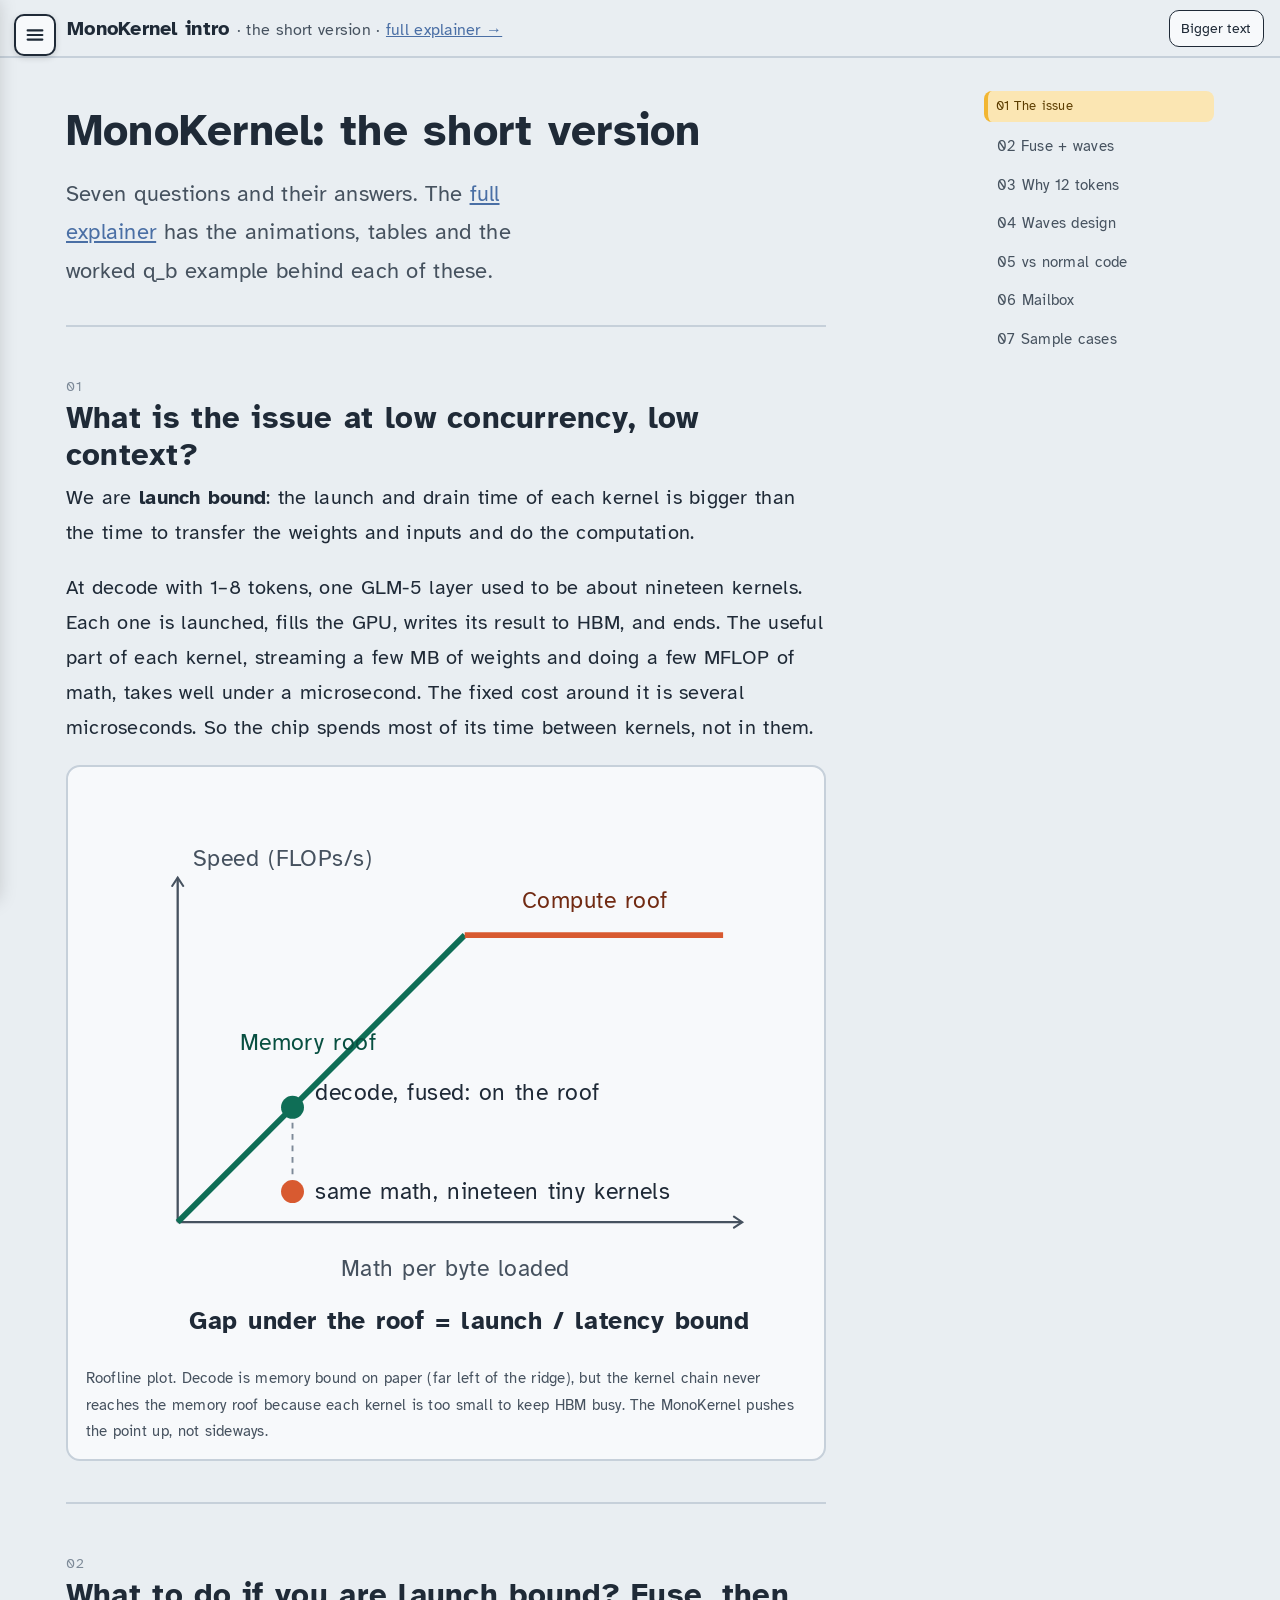
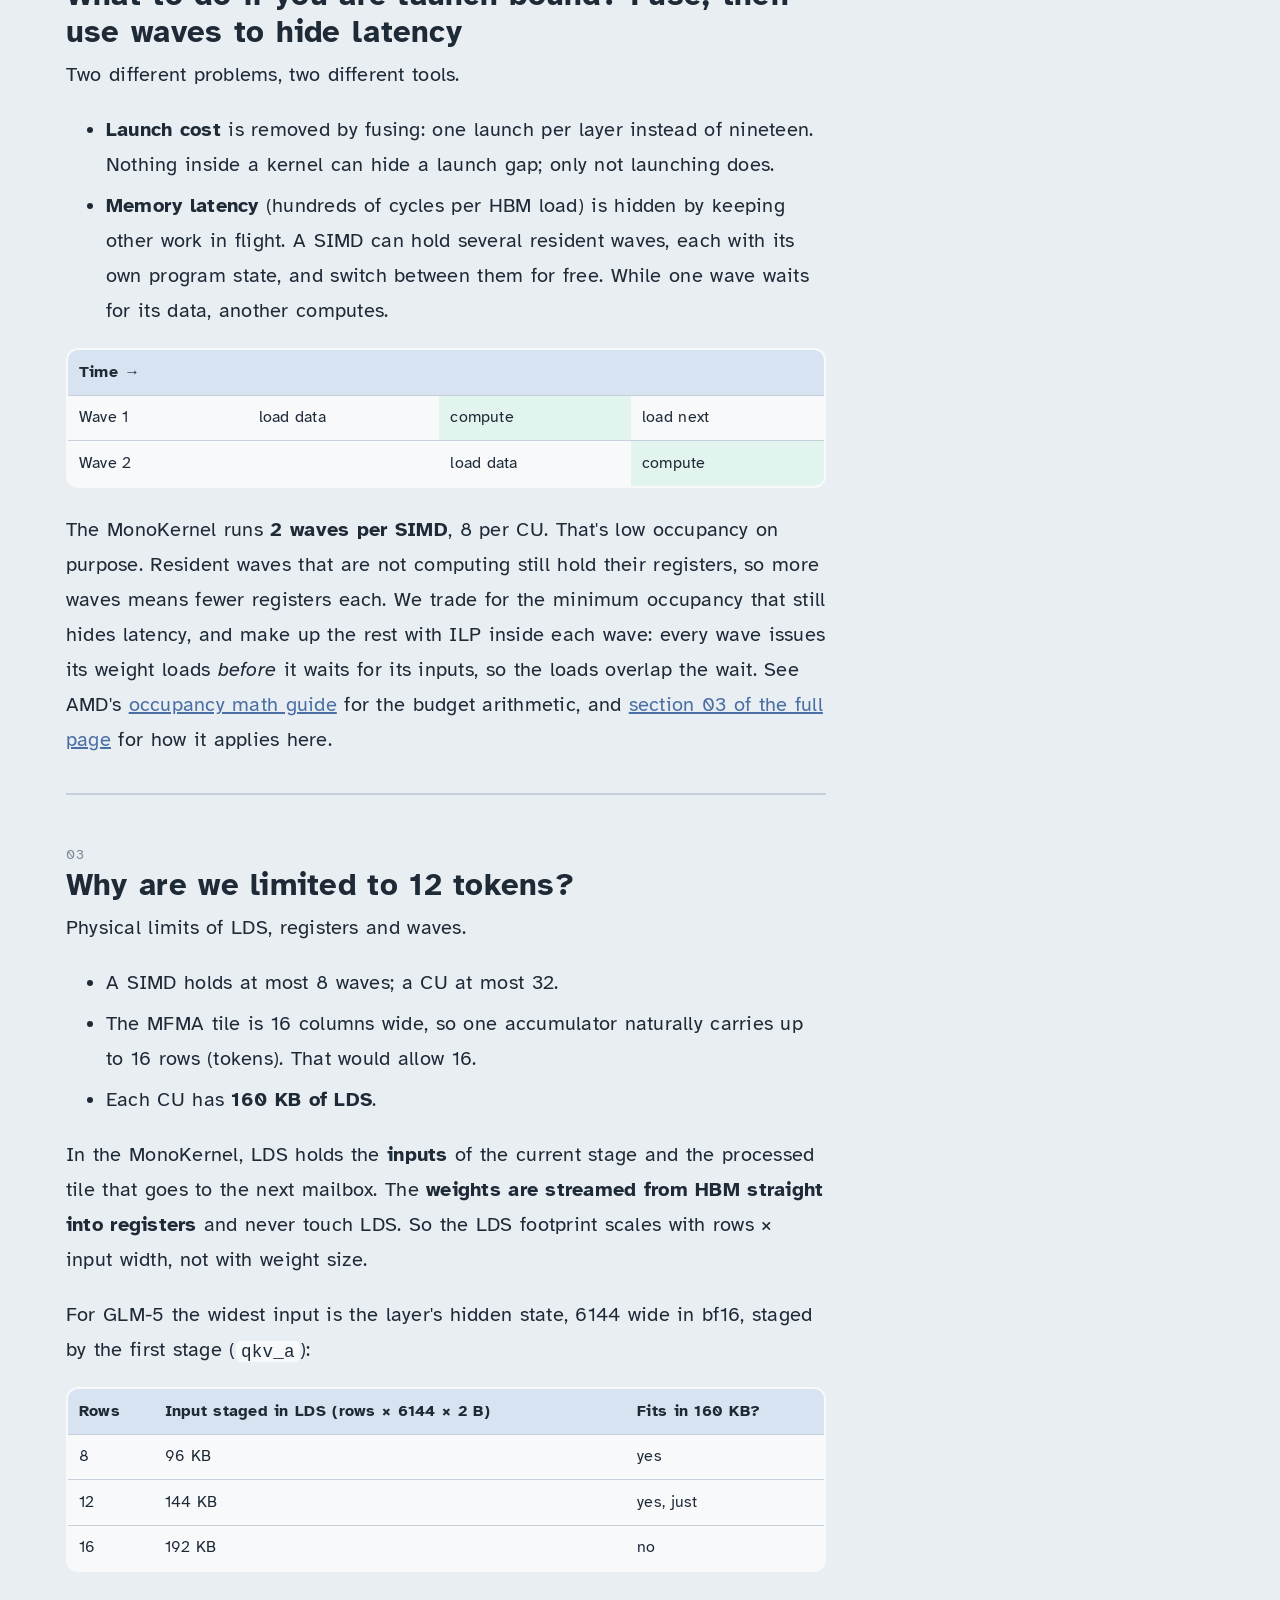
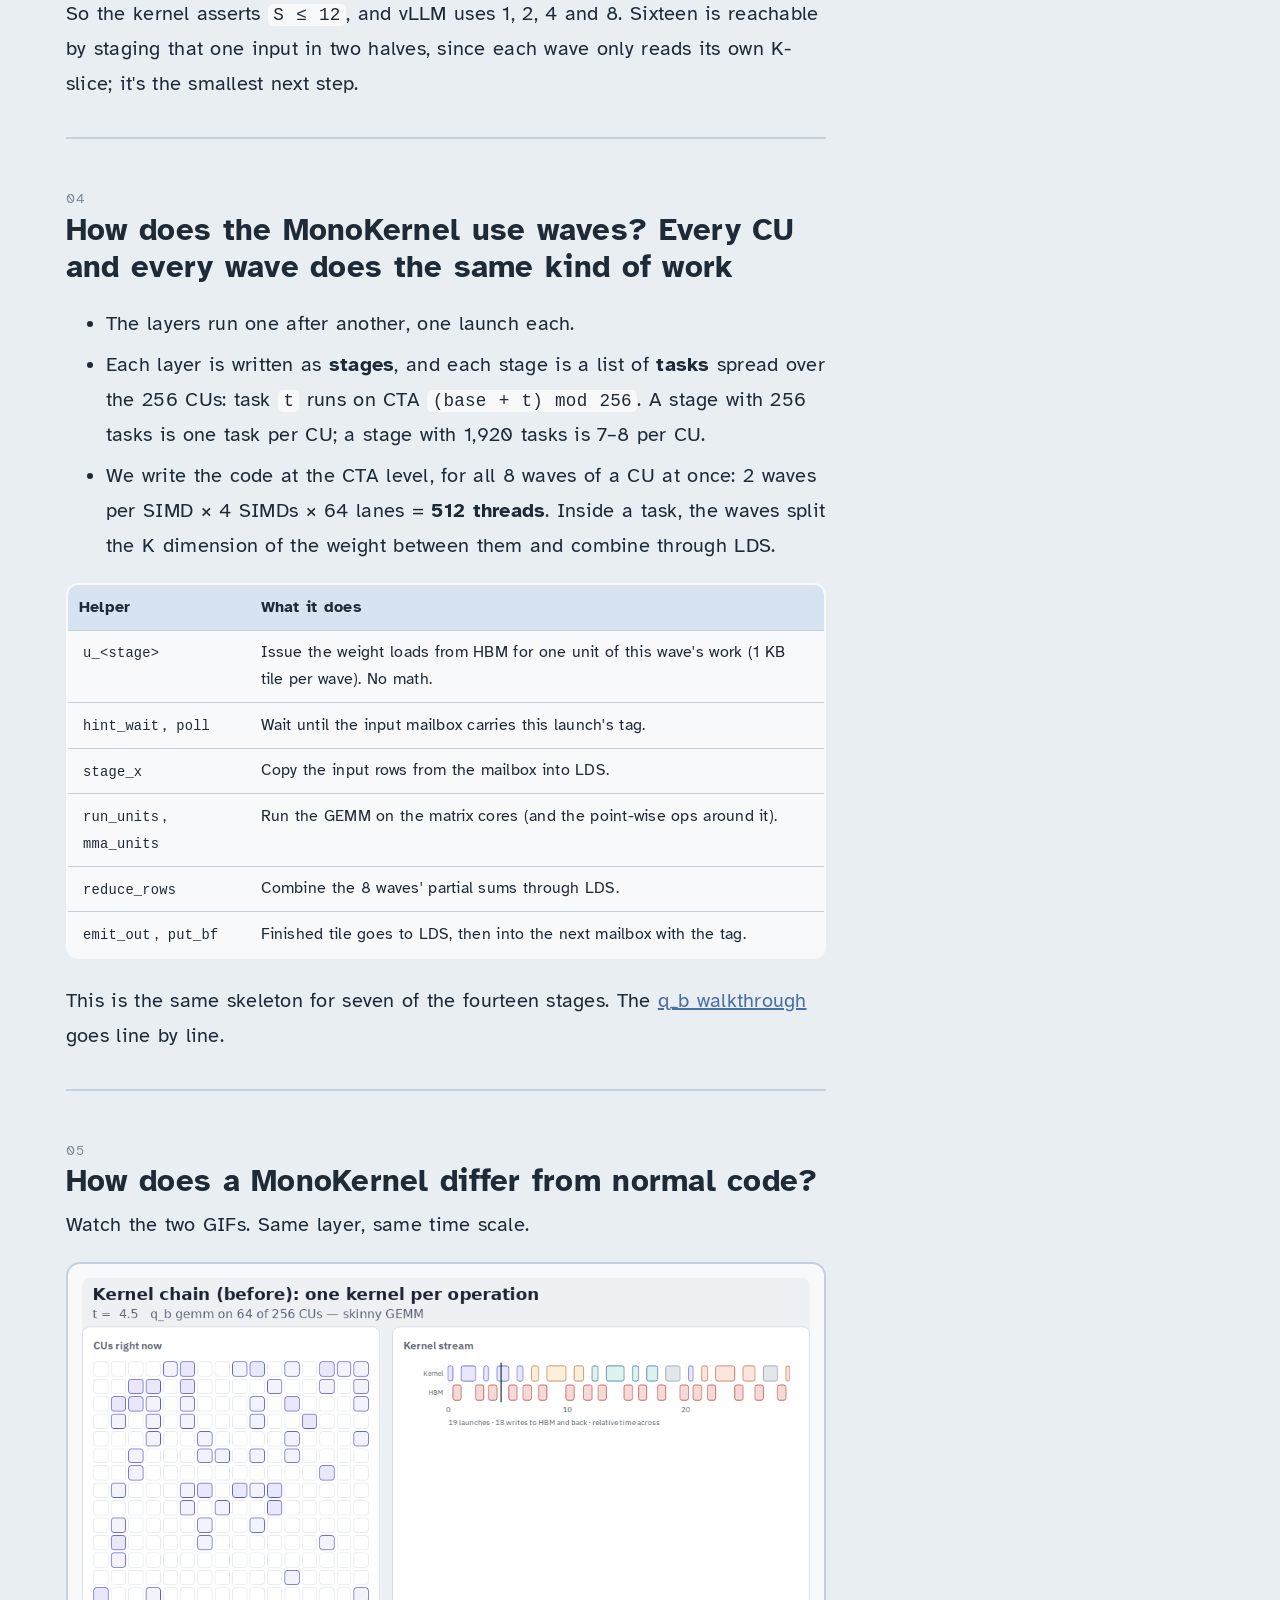
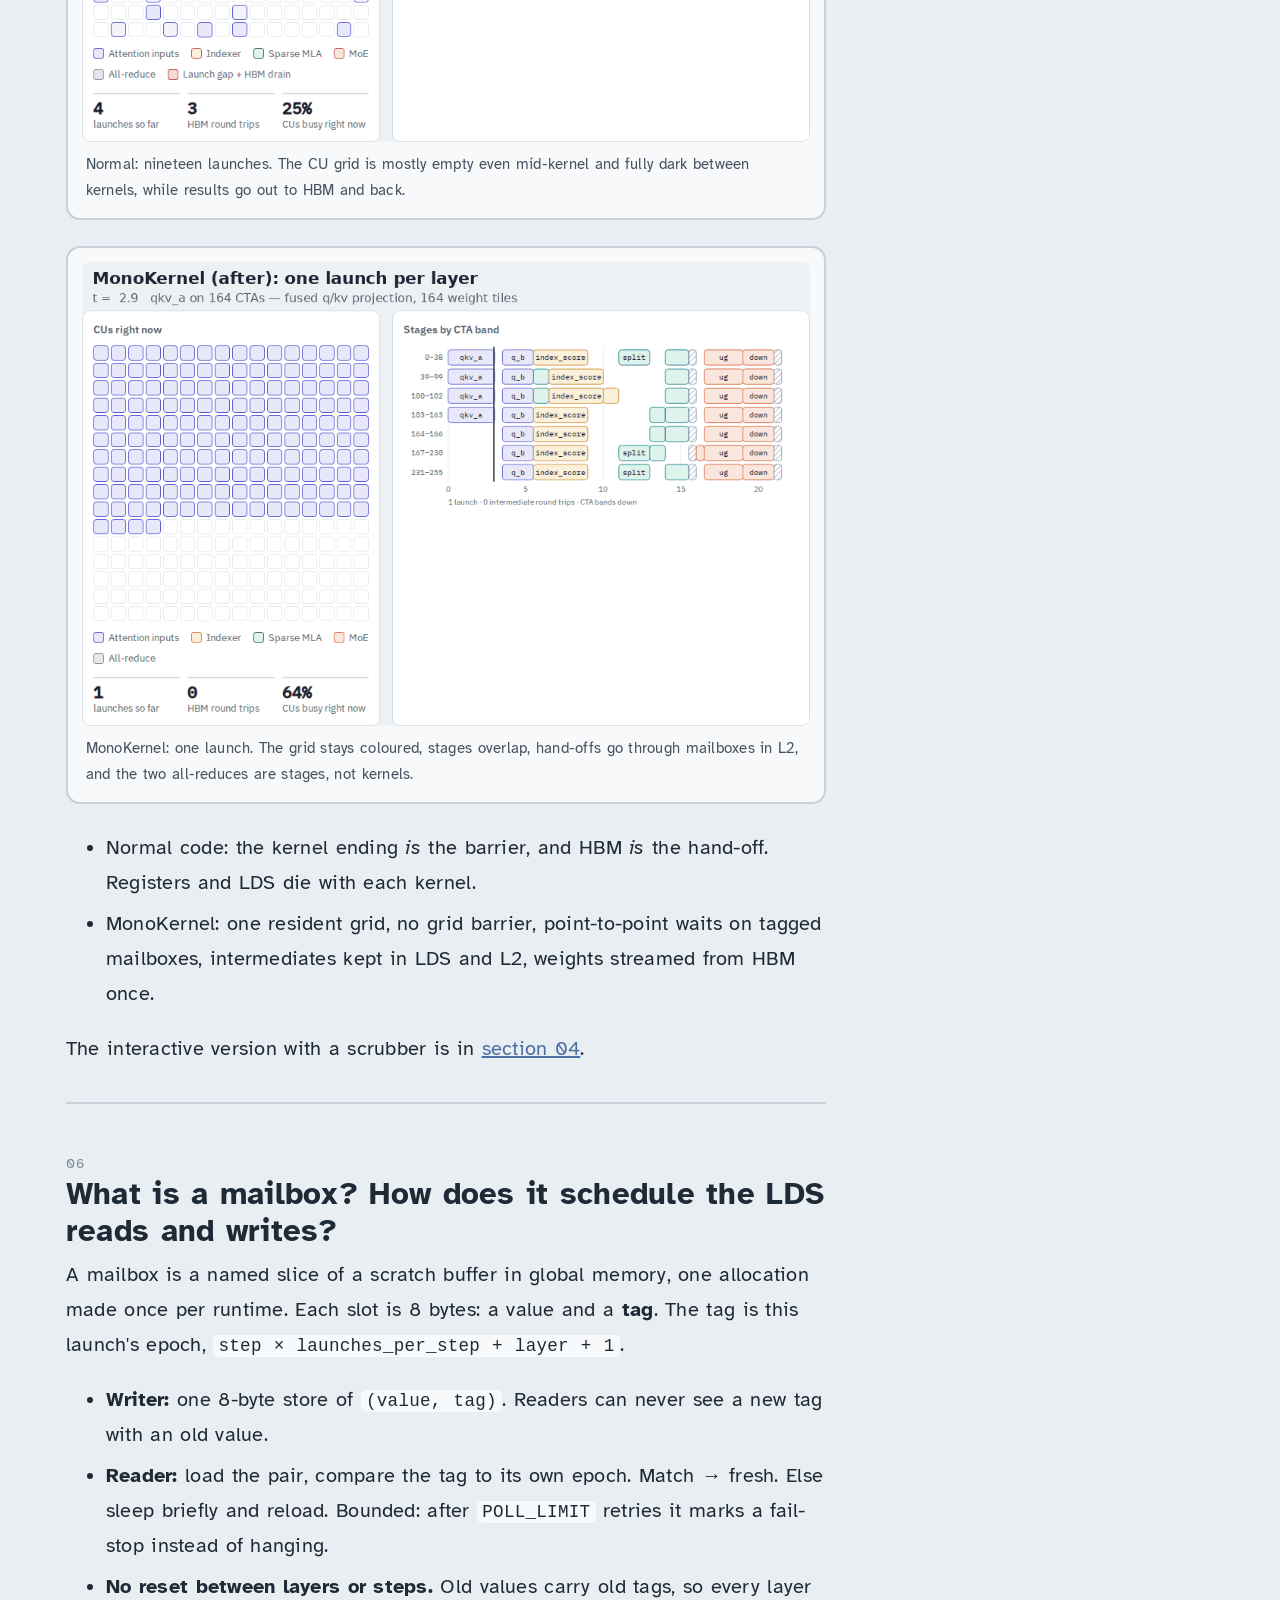
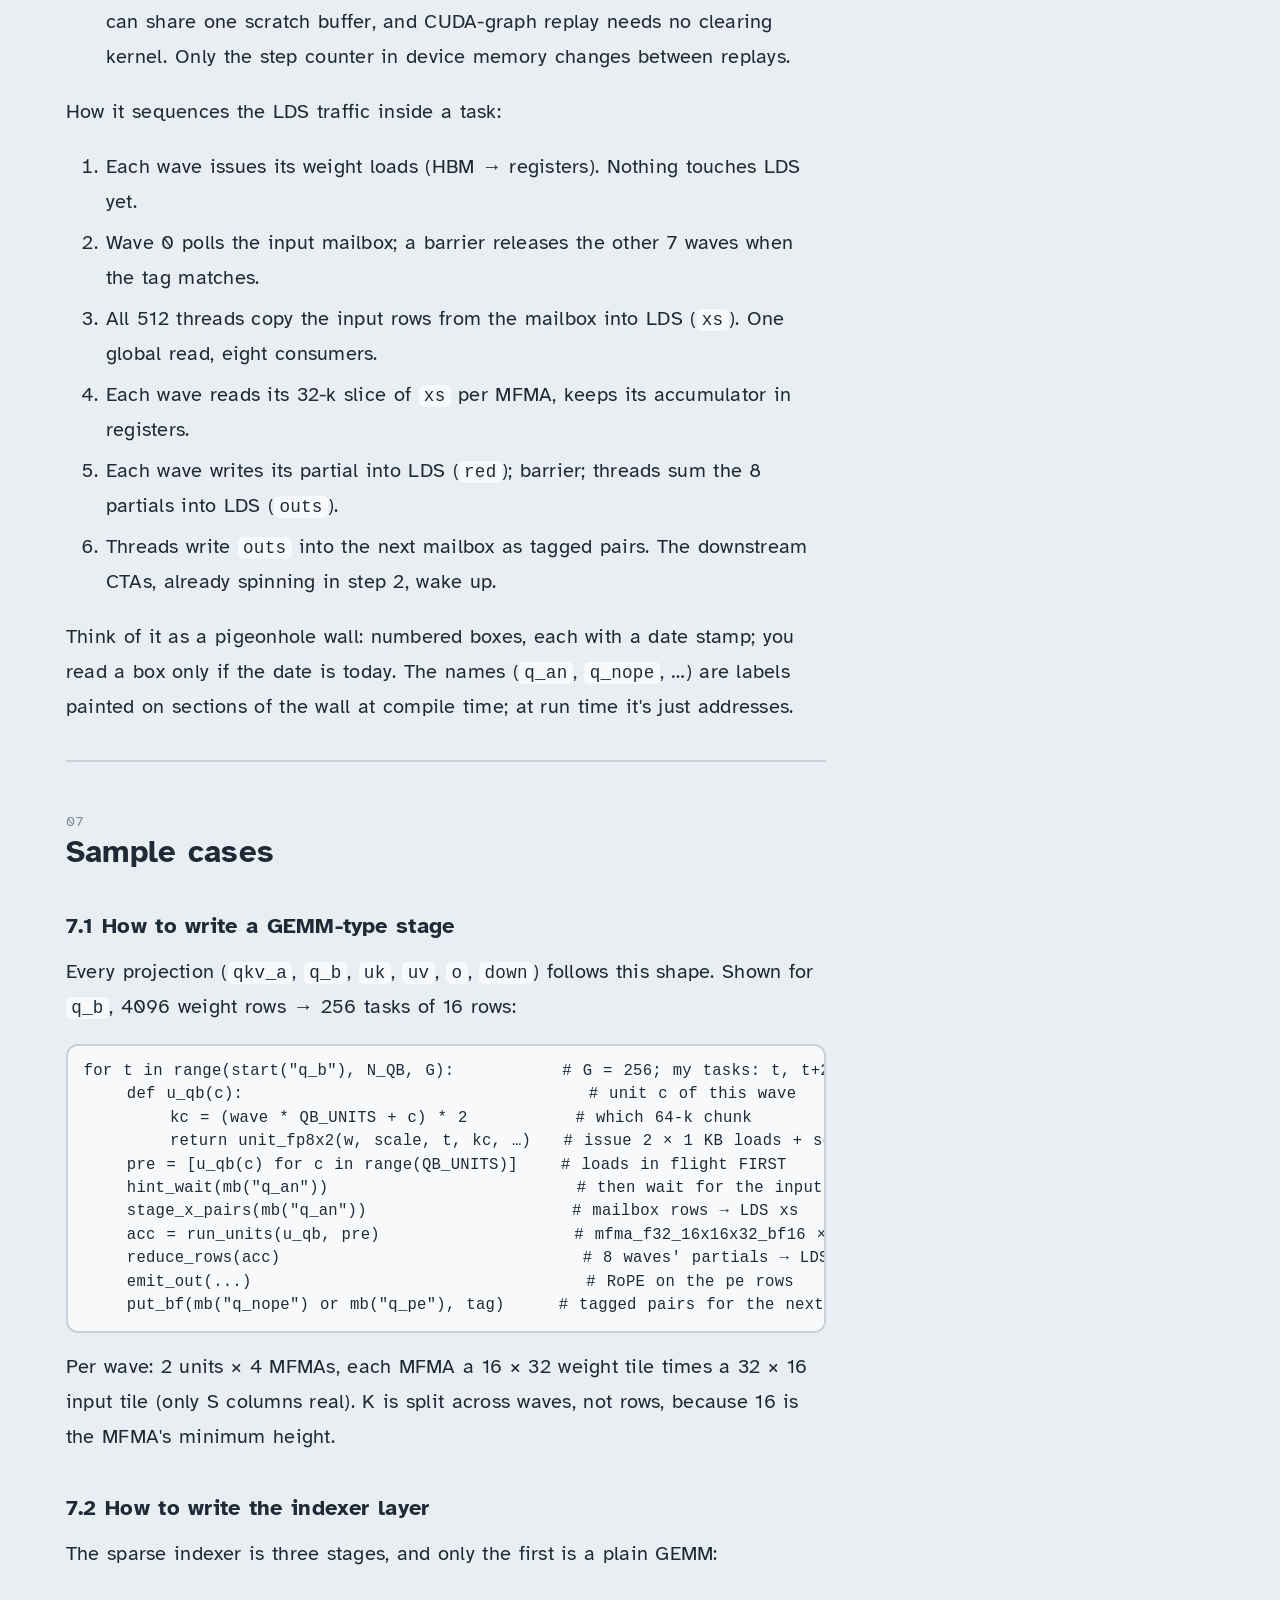
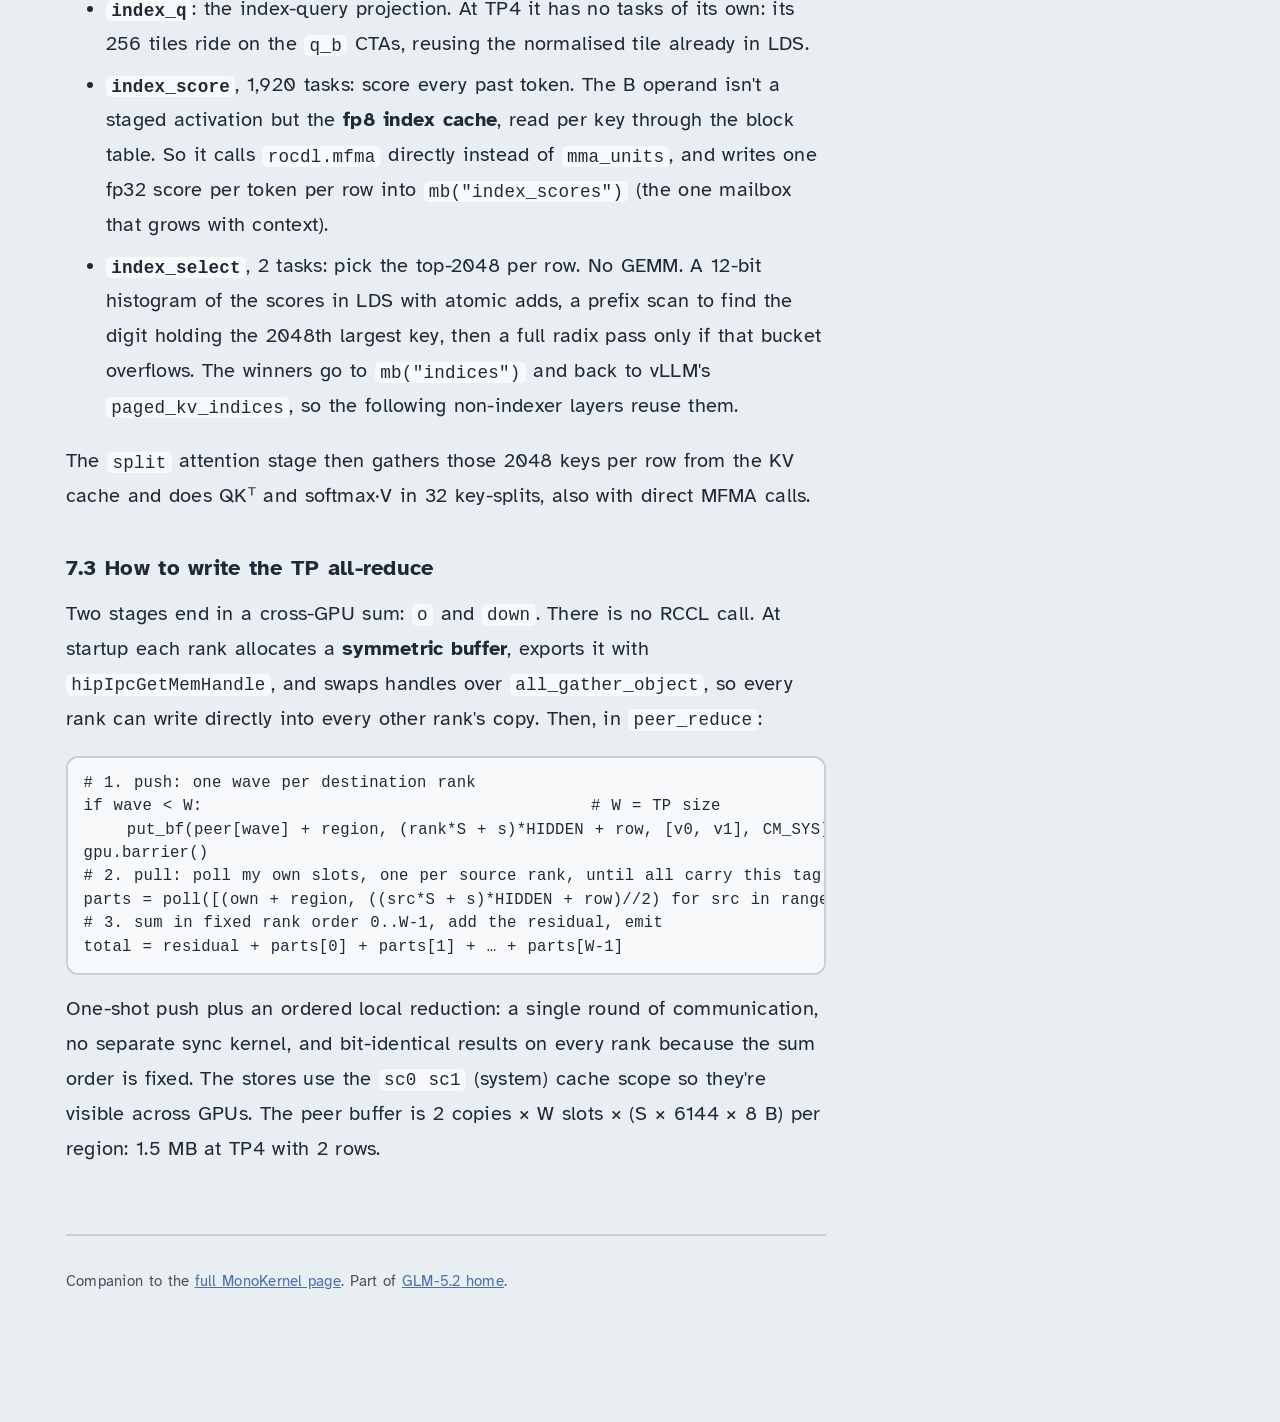
<file: monokernel/intro.html>
<!DOCTYPE html>
<html lang="en">
<head>
<meta charset="utf-8">
<meta name="viewport" content="width=device-width, initial-scale=1">
<title>MonoKernel — a short intro</title>
<link rel="preconnect" href="https://fonts.googleapis.com">
<link href="https://fonts.googleapis.com/css2?family=Atkinson+Hyperlegible:ital,wght@0,400;0,700;1,400&display=swap" rel="stylesheet">
<style>
/* Shared side-panel navigation for the GLM-5.2 site */
.gnav-btn{position:fixed;top:14px;left:14px;z-index:1000;width:42px;height:42px;border-radius:10px;border:2px solid #1F2A37;background:#F7F9FB;color:#1F2A37;cursor:pointer;display:flex;align-items:center;justify-content:center;padding:0;box-shadow:0 2px 6px rgba(0,0,0,.15)}
.gnav-btn:hover{background:#fff}
.gnav-btn:focus-visible{outline:3px solid #F2B632;outline-offset:2px}
.gnav-btn svg{width:22px;height:22px}
.gnav-overlay{position:fixed;inset:0;background:rgba(15,23,32,.45);z-index:1001;opacity:0;pointer-events:none;transition:opacity .2s}
.gnav-panel{position:fixed;top:0;left:0;bottom:0;width:min(320px,88vw);background:#F7F9FB;color:#1F2A37;z-index:1002;transform:translateX(-102%);transition:transform .22s ease;box-shadow:4px 0 18px rgba(0,0,0,.18);font-family:"Atkinson Hyperlegible",Verdana,"Segoe UI",sans-serif;font-size:17px;line-height:1.5;display:flex;flex-direction:column}
.gnav-open .gnav-panel{transform:none}
.gnav-open .gnav-overlay{opacity:1;pointer-events:auto}
.gnav-head{display:flex;align-items:center;justify-content:space-between;padding:16px 16px 12px;border-bottom:2px solid #C6D0DA}
.gnav-head b{font-size:1.05em}
.gnav-close{width:36px;height:36px;border-radius:8px;border:2px solid #1F2A37;background:#fff;cursor:pointer;font-size:20px;line-height:1}
.gnav-list{list-style:none;margin:0;padding:10px}
.gnav-list li{margin:4px 0}
.gnav-list a{display:block;padding:12px 14px;border-radius:10px;color:#1F2A37;text-decoration:none;border-left:5px solid transparent}
.gnav-list a:hover{background:#fff}
.gnav-list a.now{background:#FBE6B3;border-left-color:#F2B632;color:#5C3D00}
.gnav-list small{display:block;font-size:.78em;color:#46525F}
.gnav-foot{margin-top:auto;padding:12px 16px 16px;font-size:.78em;color:#46525F;border-top:2px solid #C6D0DA}
.gnav-foot a{color:#4A6FA5}

:root{
  --paper:#E9EEF2; --sheet:#F7F9FB; --ink:#1F2A37; --ink2:#46525F; --muted:#7D8A98;
  --line:#C6D0DA; --hl:#F2B632; --hl-soft:#FBE6B3; --hl-ink:#5C3D00;
  --done:#1E8C7A; --done-soft:#D3EEE7; --att:#4A6FA5; --att-soft:#D7E3F1; --idle:#FFFFFF;
  --attn:#534AB7; --attn-bg:#EEEDFE; --idx:#BA7517; --idx-bg:#FAEEDA; --mla:#0F6E56; --mla-bg:#E1F5EE; --moe:#D85A30; --moe-bg:#FAECE7; --red:#8A94A0; --red-bg:#E3E7EB; --hbm:#B23A3A; --hbm-bg:#F6DADA;
  --fs:20px; --lh:1.75;
}
*{box-sizing:border-box}
html{scroll-behavior:smooth}
body{margin:0;background:var(--paper);color:var(--ink);font-family:"Atkinson Hyperlegible",Verdana,"Segoe UI",sans-serif;font-size:var(--fs);line-height:var(--lh);letter-spacing:.012em;word-spacing:.06em}
body.big{--fs:24px;--lh:1.9}
a{color:var(--att)}
button{font:inherit;font-size:.85em;padding:.5em 1em;border-radius:10px;border:2px solid var(--ink);background:var(--sheet);color:var(--ink);cursor:pointer}
button:hover{background:#fff}
button:focus-visible,a:focus-visible,input:focus-visible{outline:3px solid var(--hl);outline-offset:3px}
button.primary{background:var(--ink);color:#fff}
button.primary:hover{background:#0F1720}
button.small{font-size:.72em;padding:.35em .8em;border-width:1.5px}
button[aria-pressed="true"]{background:var(--hl-soft);border-color:var(--hl-ink);color:var(--hl-ink)}
.bar{position:sticky;top:0;z-index:20;background:var(--paper);border-bottom:2px solid var(--line);padding:.6rem 1rem .6rem 4.2rem;display:flex;flex-wrap:wrap;gap:.5rem;align-items:center}
.bar .grow{flex:1}
.bar .stat{font-size:.8em;color:var(--ink2)}
.wrap{display:grid;grid-template-columns:minmax(0,1fr) auto;gap:1.6rem;max-width:1180px;margin:0 auto;padding:0 1rem 6rem}
nav.rail{position:sticky;top:64px;align-self:start;font-size:.74em;padding-top:1.5rem;width:230px}
nav.rail ol{list-style:none;margin:0;padding:0}
nav.rail li{margin:.15em 0}
nav.rail a{display:block;padding:.35em .6em;border-radius:8px;color:var(--ink2);text-decoration:none;border-left:4px solid transparent}
nav.rail a.now{background:var(--hl-soft);color:var(--hl-ink);border-left-color:var(--hl)}
@media (max-width:900px){.wrap{grid-template-columns:1fr}nav.rail{display:none}.bar .stat{display:none}}
main{max-width:760px;min-width:0}
header.hero{padding:3rem 0 1rem}
header.hero h1{font-size:2.2em;line-height:1.15;margin:0 0 .4em;font-weight:700}
header.hero p.lead{font-size:1.1em;color:var(--ink2);max-width:34ch;margin:0 0 1.2rem}
.notice{font-size:.8em;color:var(--ink2);background:var(--sheet);border-left:6px solid var(--hl);padding:.6em 1em;border-radius:0 10px 10px 0;margin:1rem 0}
section.ch{padding:3rem 0 1rem;border-top:2px solid var(--line);scroll-margin-top:70px}
section.ch h2{font-size:1.55em;line-height:1.2;margin:0 0 .2em}
section.ch h3{font-size:1.1em;margin:1.6em 0 .4em}
section.ch .num{font-size:.7em;color:var(--muted);letter-spacing:.05em}
p{margin:0 0 1em;max-width:62ch}
ul,ol{max-width:62ch}
li{margin:.3em 0}
code{font-family:ui-monospace,Menlo,Consolas,monospace;font-size:.88em;background:var(--sheet);padding:.05em .3em;border-radius:5px}
pre{font-family:ui-monospace,Menlo,Consolas,monospace;font-size:.78em;line-height:1.5;background:var(--sheet);border:2px solid var(--line);border-radius:12px;padding:.9em 1em;overflow-x:auto;max-width:100%}
.stage{background:var(--sheet);border:2px solid var(--line);border-radius:14px;padding:.9rem;margin:1.2rem 0 1.6rem;scroll-margin-top:84px}
.stage svg{width:100%;height:auto;display:block}
.stage .cap{font-size:.75em;color:var(--ink2);margin:.6rem .2rem 0}
.numcards{display:grid;grid-template-columns:repeat(auto-fit,minmax(150px,1fr));gap:.7rem;margin:1rem 0 1.5rem}
.numcard{background:var(--sheet);border:2px solid var(--line);border-radius:12px;padding:.7em .9em}
.numcard b{display:block;font-size:1.5em;line-height:1.1}
.numcard span{font-size:.75em;color:var(--ink2)}
table{border-collapse:collapse;width:100%;font-size:.78em;margin:1rem 0 1.5rem;background:var(--sheet);border:2px solid var(--line);border-radius:12px;overflow:hidden}
.tbl{overflow-x:auto;margin:1rem 0 1.5rem}
.tbl table{margin:0}
th,td{text-align:left;padding:.55em .7em;border-bottom:1px solid var(--line);vertical-align:top}
th{background:var(--att-soft);color:var(--ink);font-weight:700}
tr:last-child td{border-bottom:0}
td code{white-space:nowrap}
.key{display:inline-block;padding:.05em .5em;border-radius:6px;font-size:.85em;border:1.5px solid}
.k-a{background:var(--attn-bg);border-color:var(--attn);color:#3C3489}
.k-i{background:var(--idx-bg);border-color:var(--idx);color:#633806}
.k-m{background:var(--mla-bg);border-color:var(--mla);color:#085041}
.k-e{background:var(--moe-bg);border-color:var(--moe);color:#712B13}
.legend{display:flex;flex-wrap:wrap;gap:.5em 1.2em;font-size:.75em;color:var(--ink2);margin:.6em 0}
.legend span{display:inline-flex;align-items:center;gap:.4em}
.sw{width:14px;height:14px;border-radius:3px;border:1.5px solid;display:inline-block}
/* widgets */
.controls{display:flex;flex-wrap:wrap;align-items:center;gap:.6rem .9rem;margin:.4rem 0 .8rem}
.scrub{display:flex;align-items:center;gap:.6rem;flex:1 1 220px;min-width:200px}
input[type=range]{flex:1;accent-color:var(--ink)}
.tv{min-width:4.2em;text-align:right;font-weight:700;font-size:.85em;font-family:ui-monospace,Menlo,monospace}
.grid16{display:grid;grid-template-columns:repeat(16,minmax(0,1fr));gap:3px}
.cell{aspect-ratio:1;border-radius:4px;border:1.5px solid var(--line);background:transparent;padding:0;min-height:0;cursor:pointer;font-size:10px;display:flex;align-items:center;justify-content:center;overflow:hidden;color:var(--ink2)}
.cell[aria-pressed="true"]{outline:3px solid var(--ink);outline-offset:-3px}
.two{display:grid;grid-template-columns:minmax(0,5fr) minmax(0,7fr);gap:1rem}
@media (max-width:760px){.two{grid-template-columns:1fr}}
.panel{background:#fff;border:2px solid var(--line);border-radius:12px;padding:.8rem}
.panel h4{margin:0 0 .5rem;font-size:.8em;color:var(--ink2);font-weight:700}
.stats{display:grid;grid-template-columns:repeat(3,minmax(0,1fr));gap:.6rem;margin-top:.8rem}
.stat2{border-top:3px solid var(--line);padding-top:.3em}
.stat2 b{font-size:1.4em;line-height:1.1;display:block}
.stat2 span{font-size:.7em;color:var(--ink2)}
.now{min-height:1.5em;font-size:.85em;color:var(--ink2);margin:.2em 0 .6em}
.now b{color:var(--ink)}
.chips{display:flex;flex-wrap:wrap;gap:.4em;margin-bottom:.6em}
.chips button{font-size:.72em;padding:.3em .7em;border-width:1.5px;font-family:ui-monospace,Menlo,monospace}
.walk{display:flex;flex-wrap:wrap;gap:.35em;align-items:center;font-size:.75em}
.tk{display:inline-flex;align-items:center;height:1.9em;padding:0 .6em;border-radius:6px;border:1.5px solid;font-family:ui-monospace,Menlo,monospace}
.gwrap{overflow-x:auto}
.seg{display:flex;gap:.4em;flex-wrap:wrap}
.seg button{font-size:.75em;padding:.3em .7em}
.lbl{font-size:.8em;color:var(--ink2);min-width:4.2em}
.rowctl{display:flex;align-items:center;gap:.6em;margin:.3em 0}
.mrow{display:grid;grid-template-columns:12px minmax(0,1fr) 70px;gap:.6em;align-items:center;padding:.3em 0;border-bottom:1px solid var(--line);font-size:.78em}
.mrow .nm{font-family:ui-monospace,Menlo,monospace}
.mrow .fl{font-size:.85em;color:var(--ink2)}
.mrow .sz{text-align:right}
.ph{font-size:.85em;font-weight:700;margin:.9em 0 .3em}
.barscale{display:flex;height:26px;border-radius:8px;overflow:hidden;border:1.5px solid var(--line)}
footer{font-size:.75em;color:var(--ink2);padding:2rem 0;border-top:2px solid var(--line);margin-top:2rem}
</style>
</head>
<body>
<div class="bar">
  <div class="grow"><b>MonoKernel intro</b> <span class="stat">· the short version · <a href="index.html">full explainer →</a></span></div>
  <button class="small" onclick="document.body.classList.toggle('big')">Bigger text</button>
</div>
<div class="wrap">
<main>
<header class="hero">
  <h1>MonoKernel: the short version</h1>
  <p class="lead">Seven questions and their answers. The <a href="index.html">full explainer</a> has the animations, tables and the worked q_b example behind each of these.</p>
</header>

<section class="ch" id="q1">
<div class="num">01</div><h2>What is the issue at low concurrency, low context?</h2>
<p>We are <b>launch bound</b>: the launch and drain time of each kernel is bigger than the time to transfer the weights and inputs and do the computation.</p>
<p>At decode with 1–8 tokens, one GLM-5 layer used to be about nineteen kernels. Each one is launched, fills the GPU, writes its result to HBM, and ends. The useful part of each kernel, streaming a few MB of weights and doing a few MFLOP of math, takes well under a microsecond. The fixed cost around it is several microseconds. So the chip spends most of its time between kernels, not in them.</p>
<div class="stage">
<svg viewBox="0 0 380 300" role="img" aria-label="Roofline with a latency-bound point far below the roof">
<defs><marker id="ar" viewBox="0 0 10 10" refX="8" refY="5" markerWidth="6" markerHeight="6" orient="auto-start-reverse"><path d="M2 1L8 5L2 9" fill="none" stroke="#46525F" stroke-width="1.5" stroke-linecap="round"/></marker></defs>
<line x1="50" y1="230" x2="50" y2="50" stroke="#46525F" stroke-width="1.2" marker-end="url(#ar)"/>
<line x1="50" y1="230" x2="345" y2="230" stroke="#46525F" stroke-width="1.2" marker-end="url(#ar)"/>
<text x="58" y="44" font-size="12" fill="#46525F">Speed (FLOPs/s)</text>
<text x="195" y="258" font-size="12" fill="#46525F" text-anchor="middle">Math per byte loaded</text>
<path d="M50 230 L200 80" fill="none" stroke="#0F6E56" stroke-width="3"/>
<path d="M200 80 L335 80" fill="none" stroke="#D85A30" stroke-width="3"/>
<text x="118" y="140" font-size="12" fill="#085041" text-anchor="middle">Memory roof</text>
<text x="268" y="66" font-size="12" fill="#712B13" text-anchor="middle">Compute roof</text>
<circle cx="110" cy="170" r="6" fill="#0F6E56"/><text x="122" y="166" font-size="12" fill="#1F2A37">decode, fused: on the roof</text>
<line x1="110" y1="178" x2="110" y2="208" stroke="#7D8A98" stroke-dasharray="3 3"/>
<circle cx="110" cy="214" r="6" fill="#D85A30"/><text x="122" y="218" font-size="12" fill="#1F2A37">same math, nineteen tiny kernels</text>
<text x="56" y="286" font-size="13" font-weight="700" fill="#1F2A37">Gap under the roof = launch / latency bound</text>
</svg>
<div class="cap">Roofline plot. Decode is memory bound on paper (far left of the ridge), but the kernel chain never reaches the memory roof because each kernel is too small to keep HBM busy. The MonoKernel pushes the point up, not sideways.</div>
</div>
</section>

<section class="ch" id="q2">
<div class="num">02</div><h2>What to do if you are launch bound? Fuse, then use waves to hide latency</h2>
<p>Two different problems, two different tools.</p>
<ul>
<li><b>Launch cost</b> is removed by fusing: one launch per layer instead of nineteen. Nothing inside a kernel can hide a launch gap; only not launching does.</li>
<li><b>Memory latency</b> (hundreds of cycles per HBM load) is hidden by keeping other work in flight. A SIMD can hold several resident waves, each with its own program state, and switch between them for free. While one wave waits for its data, another computes.</li>
</ul>
<div class="tbl"><table>
<tr><th>Time →</th><th></th><th></th><th></th></tr>
<tr><td>Wave 1</td><td>load data</td><td style="background:var(--mla-bg)">compute</td><td>load next</td></tr>
<tr><td>Wave 2</td><td></td><td>load data</td><td style="background:var(--mla-bg)">compute</td></tr>
</table></div>
<p>The MonoKernel runs <b>2 waves per SIMD</b>, 8 per CU. That's low occupancy on purpose. Resident waves that are not computing still hold their registers, so more waves means fewer registers each. We trade for the minimum occupancy that still hides latency, and make up the rest with ILP inside each wave: every wave issues its weight loads <i>before</i> it waits for its inputs, so the loads overlap the wait. See AMD's <a href="https://rocm.blogs.amd.com/software-tools-optimization/occupancy-math-mi355x/README.html">occupancy math guide</a> for the budget arithmetic, and <a href="index.html#occupancy">section 03 of the full page</a> for how it applies here.</p>
</section>

<section class="ch" id="q3">
<div class="num">03</div><h2>Why are we limited to 12 tokens?</h2>
<p>Physical limits of LDS, registers and waves.</p>
<ul>
<li>A SIMD holds at most 8 waves; a CU at most 32.</li>
<li>The MFMA tile is 16 columns wide, so one accumulator naturally carries up to 16 rows (tokens). That would allow 16.</li>
<li>Each CU has <b>160 KB of LDS</b>.</li>
</ul>
<p>In the MonoKernel, LDS holds the <b>inputs</b> of the current stage and the processed tile that goes to the next mailbox. The <b>weights are streamed from HBM straight into registers</b> and never touch LDS. So the LDS footprint scales with rows × input width, not with weight size.</p>
<p>For GLM-5 the widest input is the layer's hidden state, 6144 wide in bf16, staged by the first stage (<code>qkv_a</code>):</p>
<div class="tbl"><table>
<tr><th>Rows</th><th>Input staged in LDS (rows × 6144 × 2 B)</th><th>Fits in 160 KB?</th></tr>
<tr><td>8</td><td>96 KB</td><td>yes</td></tr>
<tr><td>12</td><td>144 KB</td><td>yes, just</td></tr>
<tr><td>16</td><td>192 KB</td><td>no</td></tr>
</table></div>
<p>So the kernel asserts <code>S ≤ 12</code>, and vLLM uses 1, 2, 4 and 8. Sixteen is reachable by staging that one input in two halves, since each wave only reads its own K-slice; it's the smallest next step.</p>
</section>

<section class="ch" id="q4">
<div class="num">04</div><h2>How does the MonoKernel use waves? Every CU and every wave does the same kind of work</h2>
<ul>
<li>The layers run one after another, one launch each.</li>
<li>Each layer is written as <b>stages</b>, and each stage is a list of <b>tasks</b> spread over the 256 CUs: task <code>t</code> runs on CTA <code>(base + t) mod 256</code>. A stage with 256 tasks is one task per CU; a stage with 1,920 tasks is 7–8 per CU.</li>
<li>We write the code at the CTA level, for all 8 waves of a CU at once: 2 waves per SIMD × 4 SIMDs × 64 lanes = <b>512 threads</b>. Inside a task, the waves split the K dimension of the weight between them and combine through LDS.</li>
</ul>
<div class="tbl"><table>
<tr><th>Helper</th><th>What it does</th></tr>
<tr><td><code>u_&lt;stage&gt;</code></td><td>Issue the weight loads from HBM for one unit of this wave's work (1 KB tile per wave). No math.</td></tr>
<tr><td><code>hint_wait</code>, <code>poll</code></td><td>Wait until the input mailbox carries this launch's tag.</td></tr>
<tr><td><code>stage_x</code></td><td>Copy the input rows from the mailbox into LDS.</td></tr>
<tr><td><code>run_units</code>, <code>mma_units</code></td><td>Run the GEMM on the matrix cores (and the point-wise ops around it).</td></tr>
<tr><td><code>reduce_rows</code></td><td>Combine the 8 waves' partial sums through LDS.</td></tr>
<tr><td><code>emit_out</code>, <code>put_bf</code></td><td>Finished tile goes to LDS, then into the next mailbox with the tag.</td></tr>
</table></div>
<p>This is the same skeleton for seven of the fourteen stages. The <a href="index.html#qb">q_b walkthrough</a> goes line by line.</p>
</section>

<section class="ch" id="q5">
<div class="num">05</div><h2>How does a MonoKernel differ from normal code?</h2>
<p>Watch the two GIFs. Same layer, same time scale.</p>
<div class="stage"><img src="kernel-chain.gif" alt="Animated: the kernel chain, one kernel per operation" style="width:100%;height:auto;display:block;border-radius:8px"><div class="cap">Normal: nineteen launches. The CU grid is mostly empty even mid-kernel and fully dark between kernels, while results go out to HBM and back.</div></div>
<div class="stage"><img src="monokernel.gif" alt="Animated: the MonoKernel, one launch per layer" style="width:100%;height:auto;display:block;border-radius:8px"><div class="cap">MonoKernel: one launch. The grid stays coloured, stages overlap, hand-offs go through mailboxes in L2, and the two all-reduces are stages, not kernels.</div></div>
<ul>
<li>Normal code: the kernel ending <i>is</i> the barrier, and HBM <i>is</i> the hand-off. Registers and LDS die with each kernel.</li>
<li>MonoKernel: one resident grid, no grid barrier, point-to-point waits on tagged mailboxes, intermediates kept in LDS and L2, weights streamed from HBM once.</li>
</ul>
<p>The interactive version with a scrubber is in <a href="index.html#animation">section 04</a>.</p>
</section>

<section class="ch" id="q6">
<div class="num">06</div><h2>What is a mailbox? How does it schedule the LDS reads and writes?</h2>
<p>A mailbox is a named slice of a scratch buffer in global memory, one allocation made once per runtime. Each slot is 8 bytes: a value and a <b>tag</b>. The tag is this launch's epoch, <code>step × launches_per_step + layer + 1</code>.</p>
<ul>
<li><b>Writer:</b> one 8-byte store of <code>(value, tag)</code>. Readers can never see a new tag with an old value.</li>
<li><b>Reader:</b> load the pair, compare the tag to its own epoch. Match → fresh. Else sleep briefly and reload. Bounded: after <code>POLL_LIMIT</code> retries it marks a fail-stop instead of hanging.</li>
<li><b>No reset between layers or steps.</b> Old values carry old tags, so every layer can share one scratch buffer, and CUDA-graph replay needs no clearing kernel. Only the step counter in device memory changes between replays.</li>
</ul>
<p>How it sequences the LDS traffic inside a task:</p>
<ol>
<li>Each wave issues its weight loads (HBM → registers). Nothing touches LDS yet.</li>
<li>Wave 0 polls the input mailbox; a barrier releases the other 7 waves when the tag matches.</li>
<li>All 512 threads copy the input rows from the mailbox into LDS (<code>xs</code>). One global read, eight consumers.</li>
<li>Each wave reads its 32-k slice of <code>xs</code> per MFMA, keeps its accumulator in registers.</li>
<li>Each wave writes its partial into LDS (<code>red</code>); barrier; threads sum the 8 partials into LDS (<code>outs</code>).</li>
<li>Threads write <code>outs</code> into the next mailbox as tagged pairs. The downstream CTAs, already spinning in step 2, wake up.</li>
</ol>
<p>Think of it as a pigeonhole wall: numbered boxes, each with a date stamp; you read a box only if the date is today. The names (<code>q_an</code>, <code>q_nope</code>, …) are labels painted on sections of the wall at compile time; at run time it's just addresses.</p>
</section>

<section class="ch" id="q7">
<div class="num">07</div><h2>Sample cases</h2>
<h3>7.1 How to write a GEMM-type stage</h3>
<p>Every projection (<code>qkv_a</code>, <code>q_b</code>, <code>uk</code>, <code>uv</code>, <code>o</code>, <code>down</code>) follows this shape. Shown for <code>q_b</code>, 4096 weight rows → 256 tasks of 16 rows:</p>
<pre>for t in range(start("q_b"), N_QB, G):          # G = 256; my tasks: t, t+256, …
    def u_qb(c):                                # unit c of this wave
        kc = (wave * QB_UNITS + c) * 2          # which 64-k chunk
        return unit_fp8x2(w, scale, t, kc, …)   # issue 2 × 1 KB loads + scale
    pre = [u_qb(c) for c in range(QB_UNITS)]    # loads in flight FIRST
    hint_wait(mb("q_an"))                       # then wait for the input
    stage_x_pairs(mb("q_an"))                   # mailbox rows → LDS xs
    acc = run_units(u_qb, pre)                  # mfma_f32_16x16x32_bf16 × 4 per unit
    reduce_rows(acc)                            # 8 waves' partials → LDS outs
    emit_out(...)                               # RoPE on the pe rows
    put_bf(mb("q_nope") or mb("q_pe"), tag)     # tagged pairs for the next stage</pre>
<p>Per wave: 2 units × 4 MFMAs, each MFMA a 16 × 32 weight tile times a 32 × 16 input tile (only S columns real). K is split across waves, not rows, because 16 is the MFMA's minimum height.</p>

<h3>7.2 How to write the indexer layer</h3>
<p>The sparse indexer is three stages, and only the first is a plain GEMM:</p>
<ul>
<li><b><code>index_q</code></b>: the index-query projection. At TP4 it has no tasks of its own: its 256 tiles ride on the <code>q_b</code> CTAs, reusing the normalised tile already in LDS.</li>
<li><b><code>index_score</code></b>, 1,920 tasks: score every past token. The B operand isn't a staged activation but the <b>fp8 index cache</b>, read per key through the block table. So it calls <code>rocdl.mfma</code> directly instead of <code>mma_units</code>, and writes one fp32 score per token per row into <code>mb("index_scores")</code> (the one mailbox that grows with context).</li>
<li><b><code>index_select</code></b>, 2 tasks: pick the top-2048 per row. No GEMM. A 12-bit histogram of the scores in LDS with atomic adds, a prefix scan to find the digit holding the 2048th largest key, then a full radix pass only if that bucket overflows. The winners go to <code>mb("indices")</code> and back to vLLM's <code>paged_kv_indices</code>, so the following non-indexer layers reuse them.</li>
</ul>
<p>The <code>split</code> attention stage then gathers those 2048 keys per row from the KV cache and does QKᵀ and softmax·V in 32 key-splits, also with direct MFMA calls.</p>

<h3>7.3 How to write the TP all-reduce</h3>
<p>Two stages end in a cross-GPU sum: <code>o</code> and <code>down</code>. There is no RCCL call. At startup each rank allocates a <b>symmetric buffer</b>, exports it with <code>hipIpcGetMemHandle</code>, and swaps handles over <code>all_gather_object</code>, so every rank can write directly into every other rank's copy. Then, in <code>peer_reduce</code>:</p>
<pre># 1. push: one wave per destination rank
if wave < W:                                    # W = TP size
    put_bf(peer[wave] + region, (rank*S + s)*HIDDEN + row, [v0, v1], CM_SYS)
gpu.barrier()
# 2. pull: poll my own slots, one per source rank, until all carry this tag
parts = poll([(own + region, ((src*S + s)*HIDDEN + row)//2) for src in range(W)])
# 3. sum in fixed rank order 0..W-1, add the residual, emit
total = residual + parts[0] + parts[1] + … + parts[W-1]</pre>
<p>One-shot push plus an ordered local reduction: a single round of communication, no separate sync kernel, and bit-identical results on every rank because the sum order is fixed. The stores use the <code>sc0 sc1</code> (system) cache scope so they're visible across GPUs. The peer buffer is 2 copies × W slots × (S × 6144 × 8 B) per region: 1.5 MB at TP4 with 2 rows.</p>
</section>

<footer>Companion to the <a href="index.html">full MonoKernel page</a>. Part of <a href="../index.html">GLM-5.2 home</a>.</footer>
</main>
<nav class="rail" aria-label="Sections"><ol>
<li><a href="#q1">01 The issue</a></li><li><a href="#q2">02 Fuse + waves</a></li><li><a href="#q3">03 Why 12 tokens</a></li><li><a href="#q4">04 Waves design</a></li><li><a href="#q5">05 vs normal code</a></li><li><a href="#q6">06 Mailbox</a></li><li><a href="#q7">07 Sample cases</a></li>
</ol></nav>
</div>
<script>
(function(){const links=[...document.querySelectorAll('nav.rail a')];const secs=links.map(a=>document.querySelector(a.getAttribute('href')));
const io=new IntersectionObserver(en=>{en.forEach(e=>{if(e.isIntersecting){links.forEach(a=>a.classList.toggle('now',a.getAttribute('href')==='#'+e.target.id));}});},{rootMargin:'-40% 0px -55% 0px'});secs.forEach(s=>s&&io.observe(s));})();
</script>
<script data-root="../" data-here="intro">
/* Shared side-panel navigation: burger button + slide-in panel. */
(function(){
  var sc=document.currentScript, root=(sc&&sc.dataset.root)||'./', here=(sc&&sc.dataset.here)||'';
  var items=[
    ['home','Home','GLM-5.2, explained slowly',root+'index.html'],
    ['opt','GLM – optimization','Where every vLLM and AITER PR sits in the model',root+'optimization/index.html'],
    ['pure','GLM – pure optimization','Only the performance PRs, no drafts, no fixes',root+'pure-optimization/index.html'],
    ['mono','MonoKernel','One launch per layer: the fused decode kernel',root+'monokernel/index.html'],
    ['intro','MonoKernel – intro','The short version: seven questions',root+'monokernel/intro.html'],
    ['pr','PR review','The original review-prep page (pr-review)',root+'pr-review/index.html']
  ];
  var btn=document.createElement('button'); btn.className='gnav-btn'; btn.setAttribute('aria-label','Open menu'); btn.setAttribute('aria-expanded','false');
  btn.innerHTML='<svg viewBox="0 0 24 24" fill="none" stroke="currentColor" stroke-width="2.4" stroke-linecap="round"><path d="M4 7h16M4 12h16M4 17h16"/></svg>';
  var ov=document.createElement('div'); ov.className='gnav-overlay';
  var panel=document.createElement('nav'); panel.className='gnav-panel'; panel.setAttribute('aria-label','Site menu');
  var html='<div class="gnav-head"><b>GLM-5.2 home</b><button class="gnav-close" aria-label="Close menu">×</button></div><ul class="gnav-list">';
  items.forEach(function(it){ html+='<li><a href="'+it[3]+'"'+(it[0]===here?' class="now" aria-current="page"':'')+'>'+it[1]+'<small>'+it[2]+'</small></a></li>'; });
  html+='</ul><div class="gnav-foot">Original host: <a href="https://skkkumar.github.io/pr-review/" target="_blank" rel="noopener">skkkumar.github.io/pr-review</a></div>';
  panel.innerHTML=html;
  document.body.appendChild(btn); document.body.appendChild(ov); document.body.appendChild(panel);
  function open(){ document.documentElement.classList.add('gnav-open'); btn.setAttribute('aria-expanded','true'); panel.querySelector('a').focus(); }
  function close(){ document.documentElement.classList.remove('gnav-open'); btn.setAttribute('aria-expanded','false'); btn.focus(); }
  btn.addEventListener('click',function(){ document.documentElement.classList.contains('gnav-open')?close():open(); });
  ov.addEventListener('click',close); panel.querySelector('.gnav-close').addEventListener('click',close);
  document.addEventListener('keydown',function(e){ if(e.key==='Escape'&&document.documentElement.classList.contains('gnav-open'))close(); });
})();
</script>
</body>
</html>
</file>
